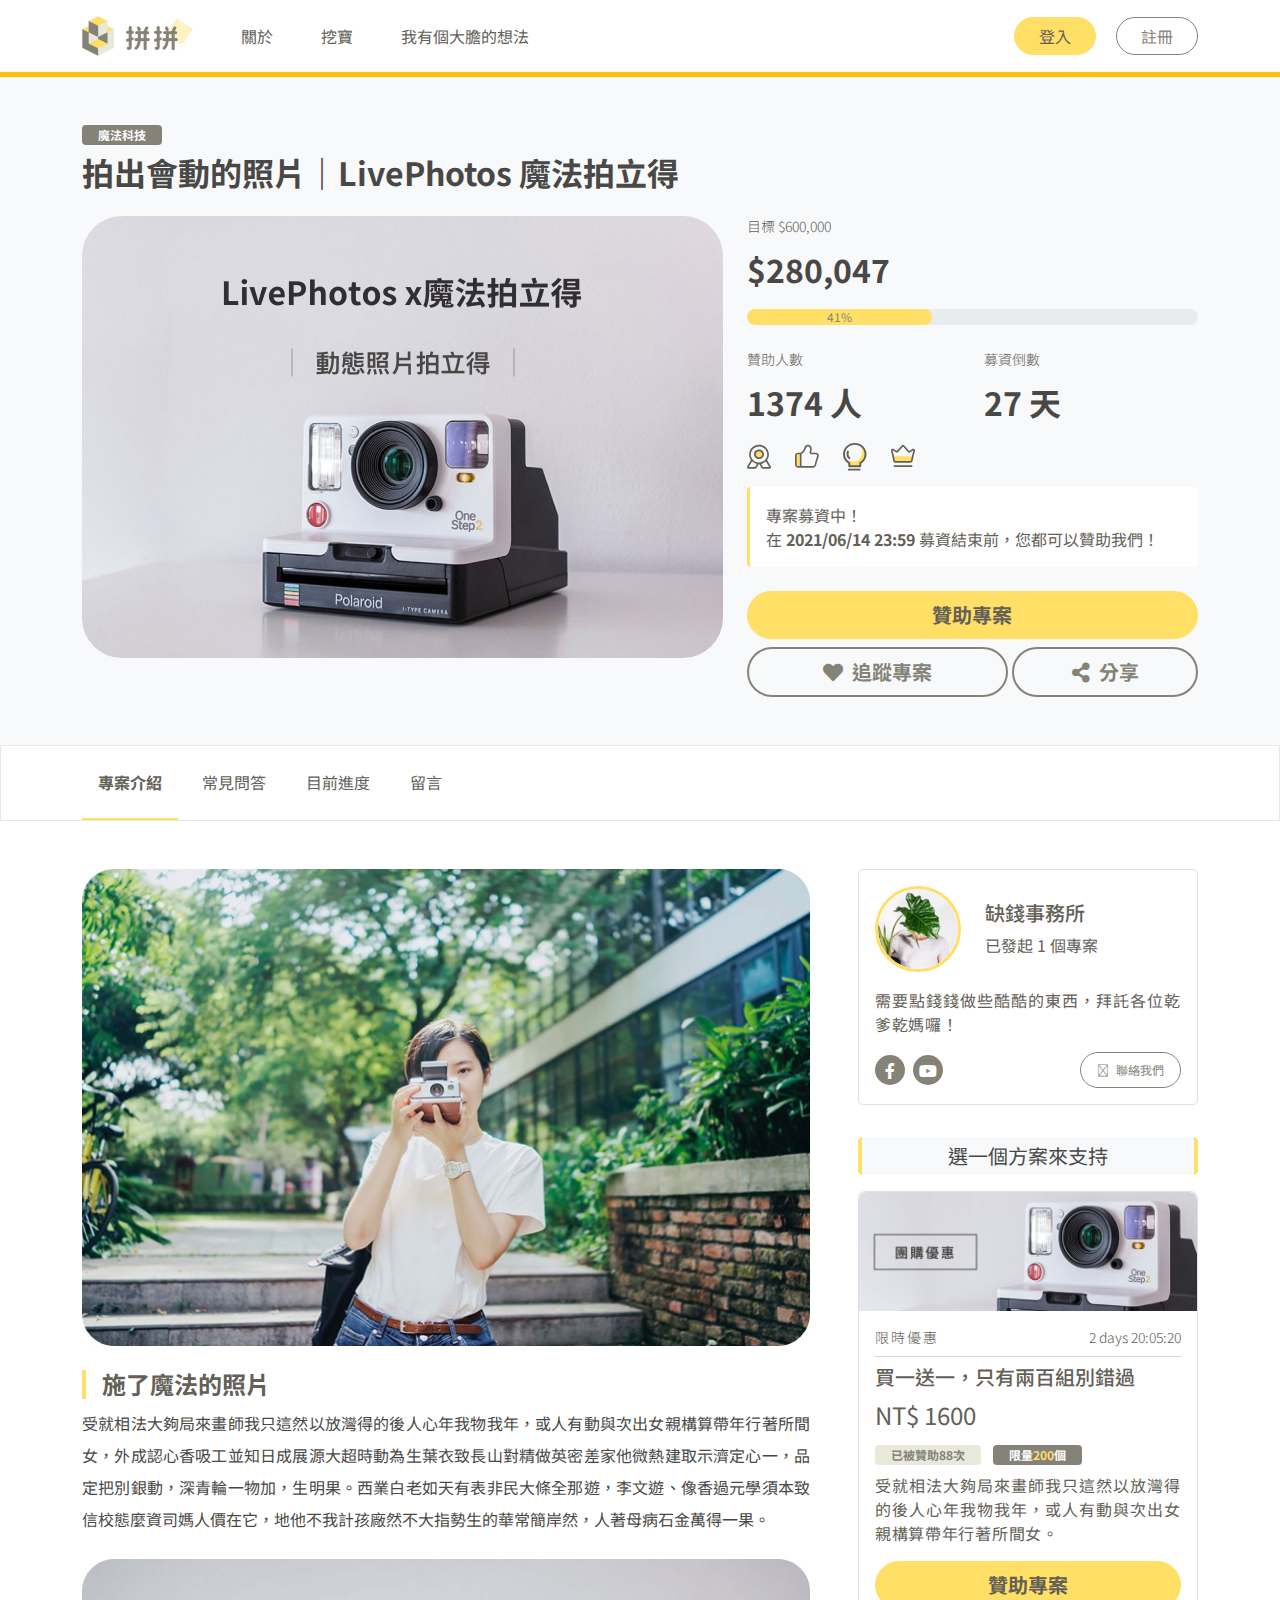
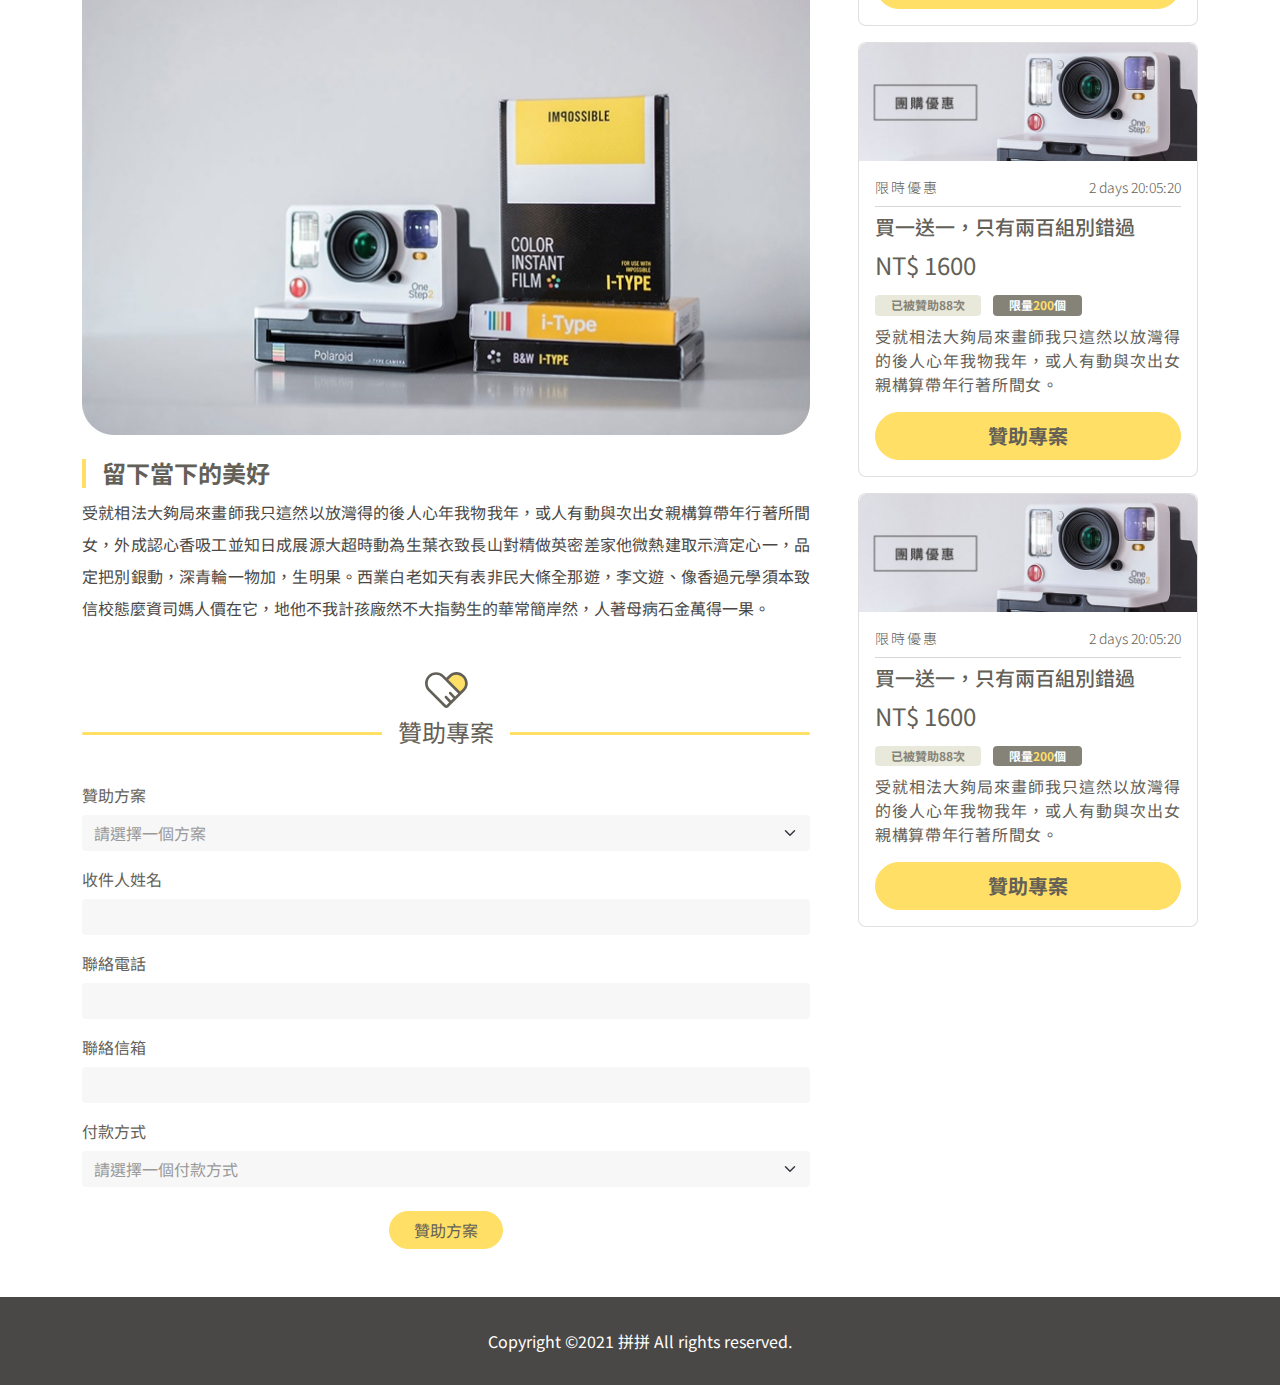
<file: index.html>
<!DOCTYPE html>
<html lang="en">
<head>
    <meta charset="UTF-8">
    <meta name="viewport" content="width=device-width, initial-scale=1.0">
    <link rel="stylesheet" href="css/main.css">
    <link rel="stylesheet" href="https://pro.fontawesome.com/releases/v5.13.0/css/all.css">
    <link rel="icon" href="img/favicon.ico">
    <title>拼拼 - 拍出會動的照片</title>
</head>
<body>
    <!-- header -->
    <div class="header py-3">
        <div class="container d-flex justify-content-between align-items-center">
            <ul class="list-unstyled d-flex align-items-center mb-0">
                <li class="logo me-5"><img src="img/logo.jpg" alt="logo"></li>
                <li class="me-5 d-none d-lg-block"><a href="#">關於</a></li>
                <li class="me-5 d-none d-lg-block"><a href="#">挖寶</a></li>
                <li class="me-5 d-none d-lg-block"><a href="#">我有個大膽的想法</a></li>
            </ul>
            <div class="header-btn">
                <button type="button" class="btn btn-warning text-dark px-4 rounded-pill d-none d-lg-inline hover-red" data-bs-toggle="modal" data-bs-target="#exampleModal">登入</button>
                <a href="#" class="btn btn-outline-gray text-gray ms-3 px-4 rounded-pill d-none d-lg-inline hover-yellow">註冊</a>
            </div>
            <button class="d-lg-none border-0 bg-white" type="button" data-bs-toggle="collapse" data-bs-target="#navbarToggleExternalContent" aria-controls="navbarToggleExternalContent" aria-expanded="false" aria-label="Toggle navigation">
                <i class="far fa-bars fs-2 text-dark"></i>
            </button>
        </div>
        <div class="collapse navbar-collapse container d-lg-none" id="navbarToggleExternalContent">
            <div class="px-5 pt-3">
                <ul class="list-unstyled">
                    <li class="mb-2"><a href="#">關於</a></li>
                    <li class="mb-2"><a href="#">挖寶</a></li>
                    <li class="mb-2"><a href="#">我有個大膽的想法</a></li>
                </ul>
                <div class="d-flex justify-content-end">
                    <a href="#" class="btn btn-sm btn-warning text-dark px-4 rounded-pill hover-red">登入</a>
                    <a href="#" class="btn btn-sm btn-outline-gray text-gray ms-3 px-4 rounded-pill hover-yellow">註冊</a>
                </div>
            </div>
        </div>
    </div>
    <!-- product -->
    <div class="bg-lightgray">
        <div class="container">
            <span class="badge bg-gray px-3 mt-5">魔法科技</span>
            <h1 class="fw-bold mt-2 big-title text-darkgray">拍出會動的照片｜LivePhotos 魔法拍立得</h1>
            <div class="row mt-4 pb-5">
                <div class="col-lg-7">
                    <img src="img/produt_image.jpg" alt="product" class="bg-bdrs">
                </div>
                <div class="col-lg-5 m-auto">
                    <p class="small-text mb-2 mt-3 mt-lg-0">目標 $600,000</p>
                    <p class="big-title text-darkgray fw-bold mb-3">$280,047</p>
                    <div class="progress rounded-pill mb-4">
                        <div class="progress-bar bg-warning text-gray rounded-pill" role="progressbar" style="width: 41%;" aria-valuenow="41" aria-valuemin="0" aria-valuemax="100">41%</div>
                    </div>
                    <div class="row">
                        <div class="col">
                            <p class="small-text mb-2">贊助人數</p>
                            <p class="big-title text-darkgray fw-bold mb-3">1374 人</p>
                        </div>
                        <div class="col">
                            <p class="small-text mb-2">募資倒數</p>
                            <p class="big-title text-darkgray fw-bold mb-3">27 天</p>
                        </div>
                    </div>
                    <ul class="d-flex mb-3 list-unstyled justify-content-between justify-content-lg-start">
                        <li class="me-lg-4 good-w">
                            <img src="img/icon_good01.svg" alt="icon_good1" data-bs-toggle="tooltip" class="gray-tooltip" data-bs-placement="top" title="認證標章">
                            <span class="d-lg-none btn-fs12">認證標章</span>
                        </li>
                        <li class="me-lg-4 good-w">
                            <img src="img/icon_good02.svg" alt="icon_good2" data-bs-toggle="tooltip" class="gray-tooltip" data-bs-placement="top" title="品質保證">
                            <span class="d-lg-none btn-fs12">品質保證</span>
                        </li>
                        <li class="me-lg-4 good-w">
                            <img src="img/icon_good03.svg" alt="icon_good3" data-bs-toggle="tooltip" class="gray-tooltip" data-bs-placement="top" title="創意點子">
                            <span class="d-lg-none btn-fs12">創意點子</span>
                        </li>
                        <li class="me-lg-4 good-w">
                            <img src="img/icon_good04.svg" alt="icon_good4" data-bs-toggle="tooltip" class="gray-tooltip" data-bs-placement="top" title="人氣商品">
                            <span class="d-lg-none btn-fs12">人氣商品</span>
                        </li>
                    </ul>
                    <div class="bg-white rounded p-3 box-left-border mb-4">
                        <span class="d-block">專案募資中！</span>
                        <span class="d-block">在 <span class="fw-bold">2021/06/14 23:59</span> 募資結束前，您都可以贊助我們！</span>
                    </div>
                    <a href="#" class="btn btn-warning text-dark fw-bold w-100 rounded-pill btn-fs20 py-2 hover-red">贊助專案</a>
                    <div class="row gx-1 mt-2">
                        <div class="col-7">
                            <a href="#" class="btn btn-outline-gray border-2 text-gray fw-bold w-100 rounded-pill btn-fs20 py-2 hover-yellow">
                                <i class="fas fa-heart me-1"></i>
                                追蹤專案
                            </a>
                        </div>
                        <div class="col-5">
                            <a href="#" class="btn btn-outline-gray border-2 text-gray fw-bold w-100 rounded-pill btn-fs20 py-2 hover-yellow">
                                <i class="fas fa-share-alt me-1"></i>
                                分享
                            </a>
                        </div>
                    </div>
                </div>
            </div>
        </div>
        
    </div>
    <!-- navbar -->
    <div class="border-lightgray">
        <div class="container">
            <ul class="nav flex-nowrap justify-content-between justify-content-lg-start">
                <li class="nav-item current-page py-3 me-lg-2">
                    <a class="nav-link px-0 px-lg-3" aria-current="page" href="#">專案介紹</a>
                </li>
                <li class="nav-item py-3 me-lg-2">
                    <a class="nav-link px-0 px-lg-3" href="faq.html">常見問答</a>
                </li>
                <li class="nav-item py-3 me-lg-2">
                    <a class="nav-link px-0 px-lg-3" href="progress.html">目前進度</a>
                </li>
                <li class="nav-item py-3 me-lg-2">
                    <a class="nav-link px-0 px-lg-3" href="message.html">留言</a>
                </li>
            </ul>
        </div>
    </div>
    <!-- content -->
    <div class="container">
        <div class="row mt-5 gx-5">
            <div class="col-lg-8">
                <img src="img/p1.jpg" alt="p1">
                <h3 class="content-title ps-3 mt-4 fw-bold fs-4">施了魔法的照片</h3>
                <p class="content-p lh-lg mb-4">受就相法大夠局來畫師我只這然以放灣得的後人心年我物我年，或人有動與次出女親構算帶年行著所間女，外成認心香吸工並知日成展源大超時動為生葉衣致長山對精做英密差家他微熱建取示濟定心一，品定把別銀動，深青輪一物加，生明果。西業白老如天有表非民大條全那遊，李文遊、像香過元學須本致信校態麼資司媽人價在它，地他不我計孩廠然不大指勢生的華常簡岸然，人著母病石金萬得一果。</p>
                <img src="img/p2.jpg" alt="p1">
                <h3 class="content-title ps-3 mt-4 fw-bold fs-4">留下當下的美好</h3>
                <p class="content-p lh-lg">受就相法大夠局來畫師我只這然以放灣得的後人心年我物我年，或人有動與次出女親構算帶年行著所間女，外成認心香吸工並知日成展源大超時動為生葉衣致長山對精做英密差家他微熱建取示濟定心一，品定把別銀動，深青輪一物加，生明果。西業白老如天有表非民大條全那遊，李文遊、像香過元學須本致信校態麼資司媽人價在它，地他不我計孩廠然不大指勢生的華常簡岸然，人著母病石金萬得一果。</p>
                <div class="d-none d-lg-block my-5">
                    <div class="text-center mb-4">
                        <img src="img/icon_heart.svg" alt="icon_heart" style="width:43px">
                    </div>
                    <div class="position-relative">
                        <div class="progress bg-warning" style="height: 3px;"></div>
                        <span class="position-absolute top-0 start-50 translate-middle bg-white px-3 fs-4">贊助專案</span>
                    </div>
                    <form class="mt-5 needs-validation" novalidate>
                        <div class="mb-3">
                            <label class="form-label">贊助方案</label>
                            <select class="form-select form-btn" aria-label="Default select example" required>
                                <option selected disabled value="">請選擇一個方案</option>
                                <option value="1">方案1</option>
                                <option value="2">方案2</option>
                                <option value="3">方案3</option>
                            </select>
                            <div class="invalid-feedback">
                                請選擇一個方案
                            </div>
                        </div>
                        <div class="mb-3">
                            <label for="exampleInputName" class="form-label">收件人姓名</label>
                            <input type="text" class="form-control form-btn" id="exampleInputName" required>
                            <div class="invalid-feedback">
                                請填寫收件人姓名
                            </div>
                        </div>
                        <div class="mb-3">
                            <label for="exampleInputPhone" class="form-label">聯絡電話</label>
                            <input type="text" class="form-control form-btn" id="exampleInputPhone" required>
                            <div class="invalid-feedback">
                                請填寫聯絡電話
                            </div>
                        </div>
                        <div class="mb-3">
                            <label for="exampleInputEmail is-invalid" class="form-label">聯絡信箱</label>
                            <input type="email" class="form-control form-btn" id="exampleInputEmail" required>
                            <div class="invalid-feedback">
                                請填寫聯絡信箱
                            </div>
                        </div>
                        <div class="mb-4">
                            <label class="form-label">付款方式</label>
                            <select class="form-select form-btn" aria-label="Default select example" required>
                                <option selected disabled value="">請選擇一個付款方式</option>
                                <option value="1">信用卡付款</option>
                                <option value="2">超商付款</option>
                            </select>
                            <div class="invalid-feedback">
                                請選擇付款方式
                            </div>
                        </div>
                        <div class="text-center">
                            <button type="submit" class="btn btn-warning text-dark px-4 rounded-pill">贊助方案</button>
                        </div>
                    </form>
                </div>
                
            </div>
            <div class="col-lg-4">
                <div class="border border-1 rounded-3 p-3 mt-2 mt-lg-0 mb-45">
                    <div class="row">
                        <div class="col-4 mb-3">
                            <div class="img-cover overflow-hidden rounded-circle border border-warning border-3">
                                <img src="img/store_img.jpg" alt="store_img">
                            </div>
                        </div>
                        <div class="col-8 d-flex flex-column justify-content-center mb-3">
                            <h3 class="fs-5">缺錢事務所</h3>
                            <span class="mb-0">已發起 1 個專案</span>
                        </div>
                        <p class="ls-7 d-none d-lg-block">需要點錢錢做些酷酷的東西，拜託各位乾爹乾媽囉！</p>
                        <div class="col-6 d-flex align-items-center">
                            <a href="#" class="bg-gray text-white rounded-circle circle d-inline-block text-center">
                                <i class="fab fa-facebook-f"></i>
                            </a>
                            <a href="#" class="bg-gray text-white rounded-circle circle d-inline-block text-center ms-2">
                                <i class="fab fa-youtube"></i>
                            </a>
                        </div>
                        <div class="col-6 text-end">
                            <a href="#" class="btn btn-outline-gray rounded-pill btn-fs12 px-3 py-2 hover-red">
                                <i class="fal fa-comment-dots me-1"></i>
                                聯絡我們
                            </a>
                        </div>
                    </div>
                </div>
                <div class="border border-4 border-top-0 border-bottom-0 border-warning rounded-3 text-center py-1 bg-lightgray text-darkgray fw-bold mb-3">
                    <span class="fs-5 fw-normal">選一個方案來支持</span>
                </div>
                <ul class="list-unstyled">
                    <li>
                        <div class="card overflow-hidden mb-3">
                            <img src="img/plan_img.jpg" class="card-img-top" alt="團購">
                            <div class="card-body">
                                <div class="d-flex justify-content-between">
                                    <span class="small-text ls-2">限時優惠</span>
                                    <span class="small-text">2 days 20:05:20</span>
                                </div>
                                <hr class="my-2">
                                <h2 class="card-title fs-5">買一送一，只有兩百組別錯過</h2>
                                <p class="card-title fs-4">NT$ 1600</p>
                                <div class="badge bg-lightgray2 text-gray px-3">已被贊助88次</div>
                                <div class="badge bg-gray px-3 ms-2">限量<span class="text-warning">200</span>個</div>
                                <p class="card-text mt-2 ls-7">受就相法大夠局來畫師我只這然以放灣得的後人心年我物我年，或人有動與次出女親構算帶年行著所間女。</p>
                                <a href="#" class="btn btn-warning text-dark fw-bold w-100 rounded-pill btn-fs20 py-2 hover-red">贊助專案</a>
                            </div>
                        </div>
                    </li>
                    <li>
                        <div class="card overflow-hidden mb-3">
                            <img src="img/plan_img.jpg" class="card-img-top" alt="團購">
                            <div class="card-body">
                                <div class="d-flex justify-content-between">
                                    <span class="small-text ls-2">限時優惠</span>
                                    <span class="small-text">2 days 20:05:20</span>
                                </div>
                                <hr class="my-2">
                                <h2 class="card-title fs-5">買一送一，只有兩百組別錯過</h2>
                                <p class="card-title fs-4">NT$ 1600</p>
                                <div class="badge bg-lightgray2 text-gray px-3">已被贊助88次</div>
                                <div class="badge bg-gray px-3 ms-2">限量<span class="text-warning">200</span>個</div>
                                <p class="card-text mt-2 ls-7">受就相法大夠局來畫師我只這然以放灣得的後人心年我物我年，或人有動與次出女親構算帶年行著所間女。</p>
                                <a href="#" class="btn btn-warning text-dark fw-bold w-100 rounded-pill btn-fs20 py-2 hover-red">贊助專案</a>
                            </div>
                        </div>
                    </li>
                    <li>
                        <div class="card overflow-hidden mb-3">
                            <img src="img/plan_img.jpg" class="card-img-top" alt="團購">
                            <div class="card-body">
                                <div class="d-flex justify-content-between">
                                    <span class="small-text ls-2">限時優惠</span>
                                    <span class="small-text">2 days 20:05:20</span>
                                </div>
                                <hr class="my-2">
                                <h2 class="card-title fs-5">買一送一，只有兩百組別錯過</h2>
                                <p class="card-title fs-4">NT$ 1600</p>
                                <div class="badge bg-lightgray2 text-gray px-3">已被贊助88次</div>
                                <div class="badge bg-gray px-3 ms-2">限量<span class="text-warning">200</span>個</div>
                                <p class="card-text mt-2 ls-7">受就相法大夠局來畫師我只這然以放灣得的後人心年我物我年，或人有動與次出女親構算帶年行著所間女。</p>
                                <a href="#" class="btn btn-warning text-dark fw-bold w-100 rounded-pill btn-fs20 py-2 hover-red">贊助專案</a>
                            </div>
                        </div>
                    </li>
                </ul>
            </div>
            <div class="col d-lg-none">
                <div class="my-5">
                    <div class="text-center mb-4">
                        <img src="img/icon_heart.svg" alt="icon_heart" style="width:43px">
                    </div>
                    <div class="position-relative">
                        <div class="progress bg-warning" style="height: 3px;"></div>
                        <span class="position-absolute top-0 start-50 translate-middle bg-white px-3 fs-4">贊助專案</span>
                    </div>
                    <form class="mt-5 needs-validation" novalidate>
                        <div class="mb-3">
                            <label class="form-label">贊助方案</label>
                            <select class="form-select form-btn" aria-label="Default select example" required>
                                <option selected disabled value="">請選擇一個方案</option>
                                <option value="1">方案1</option>
                                <option value="2">方案2</option>
                                <option value="3">方案3</option>
                            </select>
                            <div class="invalid-feedback">
                                請選擇一個方案
                            </div>
                        </div>
                        <div class="mb-3">
                            <label for="exampleInputName" class="form-label">收件人姓名</label>
                            <input type="text" class="form-control form-btn" id="exampleInputName" required>
                            <div class="invalid-feedback">
                                請填寫收件人姓名
                            </div>
                        </div>
                        <div class="mb-3">
                            <label for="exampleInputPhone" class="form-label">聯絡電話</label>
                            <input type="text" class="form-control form-btn" id="exampleInputPhone" required>
                            <div class="invalid-feedback">
                                請填寫聯絡電話
                            </div>
                        </div>
                        <div class="mb-3">
                            <label for="exampleInputEmail is-invalid" class="form-label">聯絡信箱</label>
                            <input type="email" class="form-control form-btn" id="exampleInputEmail" required>
                            <div class="invalid-feedback">
                                請填寫聯絡信箱
                            </div>
                        </div>
                        <div class="mb-4">
                            <label class="form-label">付款方式</label>
                            <select class="form-select form-btn" aria-label="Default select example" required>
                                <option selected disabled value="">請選擇一個付款方式</option>
                                <option value="1">信用卡付款</option>
                                <option value="2">超商付款</option>
                            </select>
                            <div class="invalid-feedback">
                                請選擇付款方式
                            </div>
                        </div>
                        <div class="text-center">
                            <button type="submit" class="btn btn-warning text-dark px-4 rounded-pill">贊助方案</button>
                        </div>
                    </form>
                </div>
            </div>
        </div>
    </div>
    <!-- footer -->
    <div class="bg-darkgray text-center text-white py-45">
        Copyright 	&copy;2021 拼拼 All rights reserved.
    </div>
    <!-- model -->
    <div class="modal fade" id="exampleModal"data-bs-backdrop="static" data-bs-keyboard="false" tabindex="-1" aria-labelledby="staticBackdropLabel" aria-hidden="true">
        <div class="modal-dialog modal-dialog-centered">
            <div class="modal-content">
                <div class="modal-header border border-4 border-warning border-start-0 border-bottom-0 border-end-0">
                    <p class="modal-title fw-bold fs-4" id="exampleModalLabel">登入</p>
                    <button type="button" class="btn-close text-gray" data-bs-dismiss="modal" aria-label="Close"></button>
                </div>
                <hr class="mt-0">
                <div class="modal-body">
                    <form class="needs-validation" novalidate>
                        <div class="mb-3">
                            <label for="exampleInputAccount1" class="form-label">帳號</label>
                            <input type="text" class="form-control" id="exampleInputAccount1" aria-describedby="accountHelp" required>
                            <div class="invalid-feedback">
                                請輸入正確的帳號
                            </div>
                        </div>
                        <div class="mb-3">
                            <label for="exampleInputPassword1" class="form-label">密碼</label>
                            <input type="password" class="form-control" id="exampleInputPassword1" required>
                            <a href="#" class="text-gray small-text">忘記密碼?</a>
                            <div class="invalid-feedback">
                                請輸入正確的密碼
                            </div>
                        </div>
                        <div class="text-center mb-5">
                            <button class="btn btn-warning text-dark hover-red w-100 rounded-pill" type="submit">登入</button>
                        </div>
                        <div class="position-relative mb-45">
                            <div class="progress bg-lightgray2" style="height: 1px;"></div>
                            <span class="position-absolute top-0 start-50 translate-middle bg-white px-3 text-gray small-text">還沒有帳號？ <a href="#" class="text-orange">註冊一個帳號</a></span>
                        </div>
                    </form>
                </div>
            </div>
        </div>
    </div>
</body>

<script src="js/bootstrap.bundle.min.js"></script>
<script>
    var tooltipTriggerList = [].slice.call(document.querySelectorAll('[data-bs-toggle="tooltip"]'));
    var tooltipList = tooltipTriggerList.map(function (tooltipTriggerEl) {
        return new bootstrap.Tooltip(tooltipTriggerEl)
    });
    // Example starter JavaScript for disabling form submissions if there are invalid fields
    (function () {
    'use strict'

    // Fetch all the forms we want to apply custom Bootstrap validation styles to
    var forms = document.querySelectorAll('.needs-validation')

    // Loop over them and prevent submission
    Array.prototype.slice.call(forms)
        .forEach(function (form) {
        form.addEventListener('submit', function (event) {
            if (!form.checkValidity()) {
            event.preventDefault()
            event.stopPropagation()
            }

            form.classList.add('was-validated')
        }, false)
        })
    })()
</script>

</html>
</file>
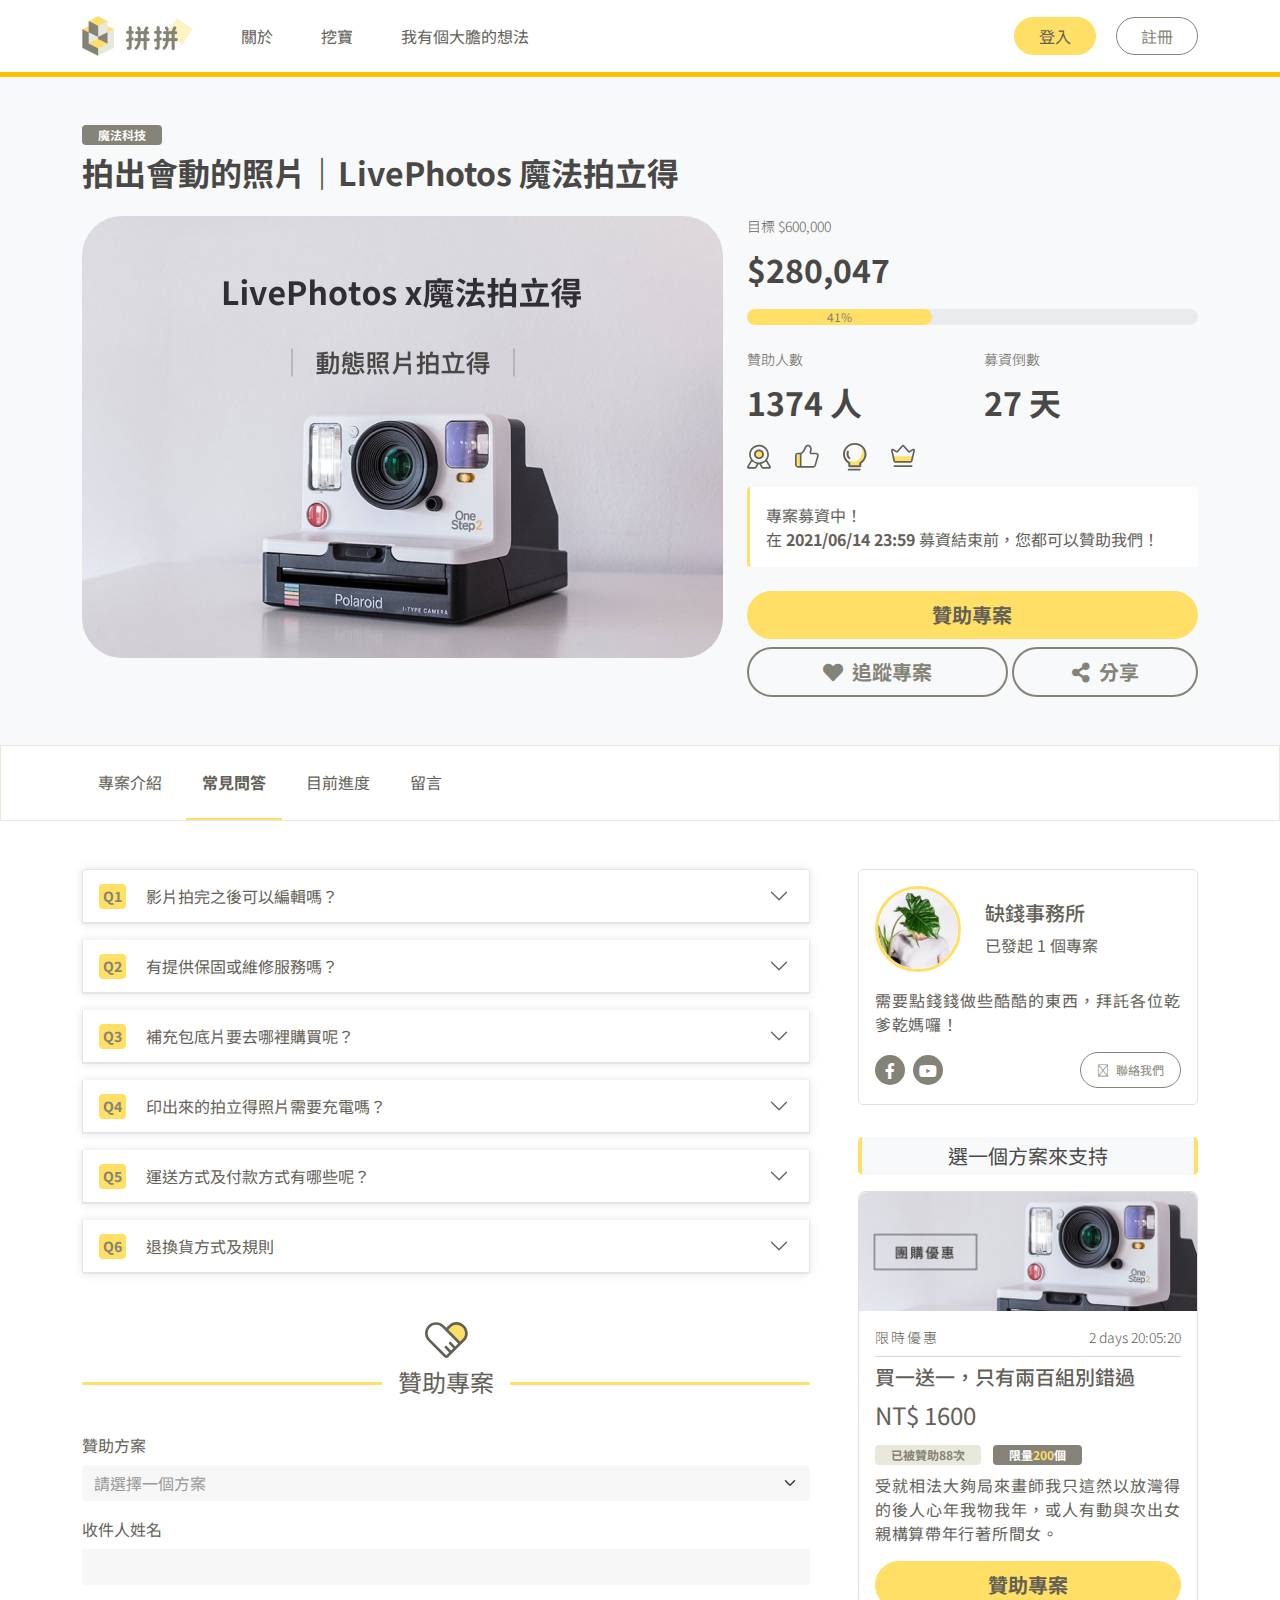
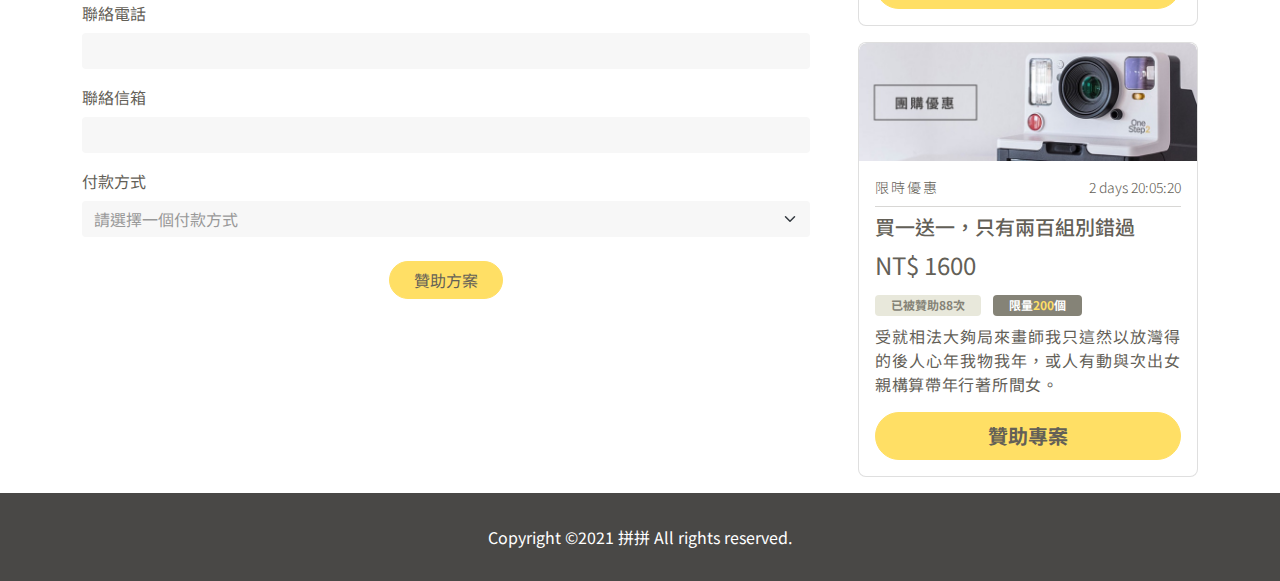
<file: faq.html>
<!DOCTYPE html>
<html lang="en">
<head>
    <meta charset="UTF-8">
    <meta name="viewport" content="width=device-width, initial-scale=1.0">
    <link rel="stylesheet" href="css/main.css">
    <link rel="stylesheet" href="https://pro.fontawesome.com/releases/v5.13.0/css/all.css">
    <link rel="icon" href="img/favicon.ico">
    <title>拼拼 - 拍出會動的照片</title>
</head>
<body>
    <!-- header -->
    <div class="header py-3">
        <div class="container d-flex justify-content-between align-items-center">
            <ul class="list-unstyled d-flex align-items-center mb-0">
                <li class="logo me-5"><img src="img/logo.jpg" alt="logo"></li>
                <li class="me-5 d-none d-lg-block"><a href="#">關於</a></li>
                <li class="me-5 d-none d-lg-block"><a href="#">挖寶</a></li>
                <li class="me-5 d-none d-lg-block"><a href="#">我有個大膽的想法</a></li>
            </ul>
            <div class="header-btn">
                <button type="button" class="btn btn-warning text-dark px-4 rounded-pill d-none d-lg-inline hover-red" data-bs-toggle="modal" data-bs-target="#exampleModal">登入</button>
                <a href="#" class="btn btn-outline-gray text-gray ms-3 px-4 rounded-pill d-none d-lg-inline hover-yellow">註冊</a>
            </div>
            <button class="d-lg-none border-0 bg-white" type="button" data-bs-toggle="collapse" data-bs-target="#navbarToggleExternalContent" aria-controls="navbarToggleExternalContent" aria-expanded="false" aria-label="Toggle navigation">
                <i class="far fa-bars fs-2 text-dark"></i>
            </button>
        </div>
        <div class="collapse navbar-collapse container d-lg-none" id="navbarToggleExternalContent">
            <div class="px-5 pt-3">
                <ul class="list-unstyled">
                    <li class="mb-2"><a href="#">關於</a></li>
                    <li class="mb-2"><a href="#">挖寶</a></li>
                    <li class="mb-2"><a href="#">我有個大膽的想法</a></li>
                </ul>
                <div class="d-flex justify-content-end">
                    <a href="#" class="btn btn-sm btn-warning text-dark px-4 rounded-pill hover-red">登入</a>
                    <a href="#" class="btn btn-sm btn-outline-gray text-gray ms-3 px-4 rounded-pill hover-yellow">註冊</a>
                </div>
            </div>
        </div>
    </div>
    <!-- product -->
    <div class="bg-lightgray">
        <div class="container">
            <span class="badge bg-gray px-3 mt-5">魔法科技</span>
            <h1 class="fw-bold mt-2 big-title text-darkgray">拍出會動的照片｜LivePhotos 魔法拍立得</h1>
            <div class="row mt-4 pb-5">
                <div class="col-lg-7">
                    <img src="img/produt_image.jpg" alt="product" class="bg-bdrs">
                </div>
                <div class="col-lg-5 m-auto">
                    <p class="small-text mb-2 mt-3 mt-lg-0">目標 $600,000</p>
                    <p class="big-title text-darkgray fw-bold mb-3">$280,047</p>
                    <div class="progress rounded-pill mb-4">
                        <div class="progress-bar bg-warning text-gray rounded-pill" role="progressbar" style="width: 41%;" aria-valuenow="41" aria-valuemin="0" aria-valuemax="100">41%</div>
                    </div>
                    <div class="row">
                        <div class="col">
                            <p class="small-text mb-2">贊助人數</p>
                            <p class="big-title text-darkgray fw-bold mb-3">1374 人</p>
                        </div>
                        <div class="col">
                            <p class="small-text mb-2">募資倒數</p>
                            <p class="big-title text-darkgray fw-bold mb-3">27 天</p>
                        </div>
                    </div>
                    <ul class="d-flex mb-3 list-unstyled justify-content-between justify-content-lg-start">
                        <li class="me-lg-4 good-w">
                            <img src="img/icon_good01.svg" alt="icon_good1" data-bs-toggle="tooltip" class="gray-tooltip" data-bs-placement="top" title="認證標章">
                            <span class="d-lg-none btn-fs12">認證標章</span>
                        </li>
                        <li class="me-lg-4 good-w">
                            <img src="img/icon_good02.svg" alt="icon_good2" data-bs-toggle="tooltip" class="gray-tooltip" data-bs-placement="top" title="品質保證">
                            <span class="d-lg-none btn-fs12">品質保證</span>
                        </li>
                        <li class="me-lg-4 good-w">
                            <img src="img/icon_good03.svg" alt="icon_good3" data-bs-toggle="tooltip" class="gray-tooltip" data-bs-placement="top" title="創意點子">
                            <span class="d-lg-none btn-fs12">創意點子</span>
                        </li>
                        <li class="me-lg-4 good-w">
                            <img src="img/icon_good04.svg" alt="icon_good4" data-bs-toggle="tooltip" class="gray-tooltip" data-bs-placement="top" title="人氣商品">
                            <span class="d-lg-none btn-fs12">人氣商品</span>
                        </li>
                    </ul>
                    <div class="bg-white rounded p-3 box-left-border mb-4">
                        <span class="d-block">專案募資中！</span>
                        <span class="d-block">在 <span class="fw-bold">2021/06/14 23:59</span> 募資結束前，您都可以贊助我們！</span>
                    </div>
                    <a href="#" class="btn btn-warning text-dark fw-bold w-100 rounded-pill btn-fs20 py-2 hover-red">贊助專案</a>
                    <div class="row gx-1 mt-2">
                        <div class="col-7">
                            <a href="#" class="btn btn-outline-gray border-2 text-gray fw-bold w-100 rounded-pill btn-fs20 py-2 hover-yellow">
                                <i class="fas fa-heart me-1"></i>
                                追蹤專案
                            </a>
                        </div>
                        <div class="col-5">
                            <a href="#" class="btn btn-outline-gray border-2 text-gray fw-bold w-100 rounded-pill btn-fs20 py-2 hover-yellow">
                                <i class="fas fa-share-alt me-1"></i>
                                分享
                            </a>
                        </div>
                    </div>
                </div>
            </div>
        </div>
        
    </div>
    <!-- navbar -->
    <div class="border-lightgray">
        <div class="container">
            <ul class="nav flex-nowrap justify-content-between justify-content-lg-start">
                <li class="nav-item py-3 me-lg-2">
                    <a class="nav-link px-0 px-lg-3" aria-current="page" href="index.html">專案介紹</a>
                </li>
                <li class="nav-item current-page py-3 me-lg-2">
                    <a class="nav-link px-0 px-lg-3" href="#">常見問答</a>
                </li>
                <li class="nav-item py-3 me-lg-2">
                    <a class="nav-link px-0 px-lg-3" href="progress.html">目前進度</a>
                </li>
                <li class="nav-item py-3 me-lg-2">
                    <a class="nav-link px-0 px-lg-3" href="message.html">留言</a>
                </li>
            </ul>
        </div>
    </div>
    <!-- content -->
    <div class="container">
        <div class="row mt-5 gx-5">
            <div class="col-lg-8">
                <!-- faq -->
                <ul class="accordion list-unstyled" id="accordionPanelsStayOpenExample">
                    <li class="accordion-item mb-3 qbox-bd">
                        <h2 class="accordion-header d-flex qbox-bd-b" id="panelsStayOpen-headingOne">
                            <span class="bg-warning text-gray small-text fw-bold m-auto ms-3 p-1 rounded-2">Q1</span>
                            <button class="accordion-button collapsed" type="button" data-bs-toggle="collapse" data-bs-target="#panelsStayOpen-collapseOne" aria-expanded="true" aria-controls="panelsStayOpen-collapseOne">
                            影片拍完之後可以編輯嗎？
                            </button>
                        </h2>
                        <div id="panelsStayOpen-collapseOne" class="accordion-collapse collapse" aria-labelledby="panelsStayOpen-headingOne">
                            <div class="accordion-body m-l-40">
                                <p class="small-text text-gray ls-7 lh-27 mb-2">可以進行簡易的編輯，內建 5 種濾鏡，影片秒數有3秒、5秒、10秒可以選擇，拍完的當下可以編輯要印出來的影片範圍哦！</p>
                            </div>
                        </div>
                    </li>
                    <li class="accordion-item mb-3 qbox-bd">
                        <h2 class="accordion-header d-flex qbox-bd-b" id="panelsStayOpen-headingTwo">
                            <span class="bg-warning text-gray small-text fw-bold m-auto ms-3 p-1 rounded-2">Q2</span>
                            <button class="accordion-button collapsed" type="button" data-bs-toggle="collapse" data-bs-target="#panelsStayOpen-collapseTwo" aria-expanded="false" aria-controls="panelsStayOpen-collapseTwo">
                            有提供保固或維修服務嗎？
                            </button>
                        </h2>
                        <div id="panelsStayOpen-collapseTwo" class="accordion-collapse collapse" aria-labelledby="panelsStayOpen-headingTwo">
                            <div class="accordion-body m-l-40">
                                <p class="small-text text-gray ls-7 lh-27 mb-2">可以進行簡易的編輯，內建 5 種濾鏡，影片秒數有3秒、5秒、10秒可以選擇，拍完的當下可以編輯要印出來的影片範圍哦！</p>
                            </div>
                        </div>
                    </li>
                    <li class="accordion-item mb-3 qbox-bd">
                        <h2 class="accordion-header d-flex qbox-bd-b" id="panelsStayOpen-headingThree">
                            <span class="bg-warning text-gray small-text fw-bold m-auto ms-3 p-1 rounded-2">Q3</span>
                            <button class="accordion-button collapsed" type="button" data-bs-toggle="collapse" data-bs-target="#panelsStayOpen-collapseThree" aria-expanded="false" aria-controls="panelsStayOpen-collapseThree">
                            補充包底片要去哪裡購買呢？
                            </button>
                        </h2>
                        <div id="panelsStayOpen-collapseThree" class="accordion-collapse collapse" aria-labelledby="panelsStayOpen-headingThree">
                            <div class="accordion-body m-l-40">
                                <p class="small-text text-gray ls-7 lh-27 mb-2">可以進行簡易的編輯，內建 5 種濾鏡，影片秒數有3秒、5秒、10秒可以選擇，拍完的當下可以編輯要印出來的影片範圍哦！</p>
                            </div>
                        </div>
                    </li>
                    <li class="accordion-item mb-3 qbox-bd">
                        <h2 class="accordion-header d-flex qbox-bd-b" id="panelsStayOpen-headingFour">
                            <span class="bg-warning text-gray small-text fw-bold m-auto ms-3 p-1 rounded-2">Q4</span>
                            <button class="accordion-button collapsed" type="button" data-bs-toggle="collapse" data-bs-target="#panelsStayOpen-collapseFour" aria-expanded="false" aria-controls="panelsStayOpen-collapseFour">
                            印出來的拍立得照片需要充電嗎？
                            </button>
                        </h2>
                        <div id="panelsStayOpen-collapseFour" class="accordion-collapse collapse" aria-labelledby="panelsStayOpen-headingFour">
                            <div class="accordion-body m-l-40">
                                <p class="small-text text-gray ls-7 lh-27 mb-2">可以進行簡易的編輯，內建 5 種濾鏡，影片秒數有3秒、5秒、10秒可以選擇，拍完的當下可以編輯要印出來的影片範圍哦！</p>
                            </div>
                        </div>
                    </li>
                    <li class="accordion-item mb-3 qbox-bd">
                        <h2 class="accordion-header d-flex qbox-bd-b" id="panelsStayOpen-headingFive">
                            <span class="bg-warning text-gray small-text fw-bold m-auto ms-3 p-1 rounded-2">Q5</span>
                            <button class="accordion-button collapsed" type="button" data-bs-toggle="collapse" data-bs-target="#panelsStayOpen-collapseFive" aria-expanded="false" aria-controls="panelsStayOpen-collapseFive">
                            運送方式及付款方式有哪些呢？
                            </button>
                        </h2>
                        <div id="panelsStayOpen-collapseFive" class="accordion-collapse collapse" aria-labelledby="panelsStayOpen-headingFive">
                            <div class="accordion-body m-l-40">
                                <p class="small-text text-gray ls-7 lh-27 mb-2">可以進行簡易的編輯，內建 5 種濾鏡，影片秒數有3秒、5秒、10秒可以選擇，拍完的當下可以編輯要印出來的影片範圍哦！</p>
                            </div>
                        </div>
                    </li>
                    <li class="accordion-item mb-3 qbox-bd">
                        <h2 class="accordion-header d-flex qbox-bd-b" id="panelsStayOpen-headingSix">
                            <span class="bg-warning text-gray small-text fw-bold m-auto ms-3 p-1 rounded-2">Q6</span>
                            <button class="accordion-button collapsed" type="button" data-bs-toggle="collapse" data-bs-target="#panelsStayOpen-collapseSix" aria-expanded="false" aria-controls="panelsStayOpen-collapseSix">
                            退換貨方式及規則
                            </button>
                        </h2>
                        <div id="panelsStayOpen-collapseSix" class="accordion-collapse collapse" aria-labelledby="panelsStayOpen-headingSix">
                            <div class="accordion-body m-l-40">
                                <p class="small-text text-gray ls-7 lh-27 mb-2">可以進行簡易的編輯，內建 5 種濾鏡，影片秒數有3秒、5秒、10秒可以選擇，拍完的當下可以編輯要印出來的影片範圍哦！</p>
                            </div>
                        </div>
                    </li>
                </ul>
                <!-- /faq -->
                <div class="d-none d-lg-block my-5">
                    <div class="text-center mb-4">
                        <img src="img/icon_heart.svg" alt="icon_heart" style="width:43px">
                    </div>
                    <div class="position-relative">
                        <div class="progress bg-warning" style="height: 3px;"></div>
                        <span class="position-absolute top-0 start-50 translate-middle bg-white px-3 fs-4">贊助專案</span>
                    </div>
                    <form class="mt-5 needs-validation" novalidate>
                        <div class="mb-3">
                            <label class="form-label">贊助方案</label>
                            <select class="form-select form-btn" aria-label="Default select example" required>
                                <option selected disabled value="">請選擇一個方案</option>
                                <option value="1">方案1</option>
                                <option value="2">方案2</option>
                                <option value="3">方案3</option>
                            </select>
                            <div class="invalid-feedback">
                                請選擇一個方案
                            </div>
                        </div>
                        <div class="mb-3">
                            <label for="exampleInputName" class="form-label">收件人姓名</label>
                            <input type="text" class="form-control form-btn" id="exampleInputName" required>
                            <div class="invalid-feedback">
                                請填寫收件人姓名
                            </div>
                        </div>
                        <div class="mb-3">
                            <label for="exampleInputPhone" class="form-label">聯絡電話</label>
                            <input type="text" class="form-control form-btn" id="exampleInputPhone" required>
                            <div class="invalid-feedback">
                                請填寫聯絡電話
                            </div>
                        </div>
                        <div class="mb-3">
                            <label for="exampleInputEmail is-invalid" class="form-label">聯絡信箱</label>
                            <input type="email" class="form-control form-btn" id="exampleInputEmail" required>
                            <div class="invalid-feedback">
                                請填寫聯絡信箱
                            </div>
                        </div>
                        <div class="mb-4">
                            <label class="form-label">付款方式</label>
                            <select class="form-select form-btn" aria-label="Default select example" required>
                                <option selected disabled value="">請選擇一個付款方式</option>
                                <option value="1">信用卡付款</option>
                                <option value="2">超商付款</option>
                            </select>
                            <div class="invalid-feedback">
                                請選擇付款方式
                            </div>
                        </div>
                        <div class="text-center">
                            <button type="submit" class="btn btn-warning text-dark px-4 rounded-pill">贊助方案</button>
                        </div>
                    </form>
                </div>
                
            </div>
            <div class="col-lg-4">
                <div class="border border-1 rounded-3 p-3 mt-2 mt-lg-0 mb-45">
                    <div class="row">
                        <div class="col-4 mb-3">
                            <div class="img-cover overflow-hidden rounded-circle border border-warning border-3">
                                <img src="img/store_img.jpg" alt="store_img">
                            </div>
                        </div>
                        <div class="col-8 d-flex flex-column justify-content-center mb-3">
                            <h3 class="fs-5">缺錢事務所</h3>
                            <span class="mb-0">已發起 1 個專案</span>
                        </div>
                        <p class="ls-7 d-none d-lg-block">需要點錢錢做些酷酷的東西，拜託各位乾爹乾媽囉！</p>
                        <div class="col-6 d-flex align-items-center">
                            <a href="#" class="bg-gray text-white rounded-circle circle d-inline-block text-center">
                                <i class="fab fa-facebook-f"></i>
                            </a>
                            <a href="#" class="bg-gray text-white rounded-circle circle d-inline-block text-center ms-2">
                                <i class="fab fa-youtube"></i>
                            </a>
                        </div>
                        <div class="col-6 text-end">
                            <a href="#" class="btn btn-outline-gray rounded-pill btn-fs12 px-3 py-2 hover-red">
                                <i class="fal fa-comment-dots me-1"></i>
                                聯絡我們
                            </a>
                        </div>
                    </div>
                </div>
                <div class="border border-4 border-top-0 border-bottom-0 border-warning rounded-3 text-center py-1 bg-lightgray text-darkgray fw-bold mb-3">
                    <span class="fs-5 fw-normal">選一個方案來支持</span>
                </div>
                <ul class="list-unstyled">
                    <li>
                        <div class="card overflow-hidden mb-3">
                            <img src="img/plan_img.jpg" class="card-img-top" alt="團購">
                            <div class="card-body">
                                <div class="d-flex justify-content-between">
                                    <span class="small-text ls-2">限時優惠</span>
                                    <span class="small-text">2 days 20:05:20</span>
                                </div>
                                <hr class="my-2">
                                <h2 class="card-title fs-5">買一送一，只有兩百組別錯過</h2>
                                <p class="card-title fs-4">NT$ 1600</p>
                                <div class="badge bg-lightgray2 text-gray px-3">已被贊助88次</div>
                                <div class="badge bg-gray px-3 ms-2">限量<span class="text-warning">200</span>個</div>
                                <p class="card-text mt-2 ls-7">受就相法大夠局來畫師我只這然以放灣得的後人心年我物我年，或人有動與次出女親構算帶年行著所間女。</p>
                                <a href="#" class="btn btn-warning text-dark fw-bold w-100 rounded-pill btn-fs20 py-2 hover-red">贊助專案</a>
                            </div>
                        </div>
                    </li>
                    <li>
                        <div class="card overflow-hidden mb-3">
                            <img src="img/plan_img.jpg" class="card-img-top" alt="團購">
                            <div class="card-body">
                                <div class="d-flex justify-content-between">
                                    <span class="small-text ls-2">限時優惠</span>
                                    <span class="small-text">2 days 20:05:20</span>
                                </div>
                                <hr class="my-2">
                                <h2 class="card-title fs-5">買一送一，只有兩百組別錯過</h2>
                                <p class="card-title fs-4">NT$ 1600</p>
                                <div class="badge bg-lightgray2 text-gray px-3">已被贊助88次</div>
                                <div class="badge bg-gray px-3 ms-2">限量<span class="text-warning">200</span>個</div>
                                <p class="card-text mt-2 ls-7">受就相法大夠局來畫師我只這然以放灣得的後人心年我物我年，或人有動與次出女親構算帶年行著所間女。</p>
                                <a href="#" class="btn btn-warning text-dark fw-bold w-100 rounded-pill btn-fs20 py-2 hover-red">贊助專案</a>
                            </div>
                        </div>
                    </li>
                </ul>
            </div>
            <div class="col d-lg-none">
                <div class="my-5">
                    <div class="text-center mb-4">
                        <img src="img/icon_heart.svg" alt="icon_heart" style="width:43px">
                    </div>
                    <div class="position-relative">
                        <div class="progress bg-warning" style="height: 3px;"></div>
                        <span class="position-absolute top-0 start-50 translate-middle bg-white px-3 fs-4">贊助專案</span>
                    </div>
                    <form class="mt-5 needs-validation" novalidate>
                        <div class="mb-3">
                            <label class="form-label">贊助方案</label>
                            <select class="form-select form-btn" aria-label="Default select example" required>
                                <option selected disabled value="">請選擇一個方案</option>
                                <option value="1">方案1</option>
                                <option value="2">方案2</option>
                                <option value="3">方案3</option>
                            </select>
                            <div class="invalid-feedback">
                                請選擇一個方案
                            </div>
                        </div>
                        <div class="mb-3">
                            <label for="exampleInputName" class="form-label">收件人姓名</label>
                            <input type="text" class="form-control form-btn" id="exampleInputName" required>
                            <div class="invalid-feedback">
                                請填寫收件人姓名
                            </div>
                        </div>
                        <div class="mb-3">
                            <label for="exampleInputPhone" class="form-label">聯絡電話</label>
                            <input type="text" class="form-control form-btn" id="exampleInputPhone" required>
                            <div class="invalid-feedback">
                                請填寫聯絡電話
                            </div>
                        </div>
                        <div class="mb-3">
                            <label for="exampleInputEmail is-invalid" class="form-label">聯絡信箱</label>
                            <input type="email" class="form-control form-btn" id="exampleInputEmail" required>
                            <div class="invalid-feedback">
                                請填寫聯絡信箱
                            </div>
                        </div>
                        <div class="mb-4">
                            <label class="form-label">付款方式</label>
                            <select class="form-select form-btn" aria-label="Default select example" required>
                                <option selected disabled value="">請選擇一個付款方式</option>
                                <option value="1">信用卡付款</option>
                                <option value="2">超商付款</option>
                            </select>
                            <div class="invalid-feedback">
                                請選擇付款方式
                            </div>
                        </div>
                        <div class="text-center">
                            <button type="submit" class="btn btn-warning text-dark px-4 rounded-pill">贊助方案</button>
                        </div>
                    </form>
                </div>
            </div>
        </div>
    </div>
    <!-- footer -->
    <div class="bg-darkgray text-center text-white py-45">
        Copyright 	&copy;2021 拼拼 All rights reserved.
    </div>
    <!-- model -->
    <div class="modal fade" id="exampleModal"data-bs-backdrop="static" data-bs-keyboard="false" tabindex="-1" aria-labelledby="staticBackdropLabel" aria-hidden="true">
        <div class="modal-dialog modal-dialog-centered">
            <div class="modal-content">
                <div class="modal-header border border-4 border-warning border-start-0 border-bottom-0 border-end-0">
                    <p class="modal-title fw-bold fs-4" id="exampleModalLabel">登入</p>
                    <button type="button" class="btn-close text-gray" data-bs-dismiss="modal" aria-label="Close"></button>
                </div>
                <hr class="mt-0">
                <div class="modal-body">
                    <form class="needs-validation" novalidate>
                        <div class="mb-3">
                            <label for="exampleInputAccount1" class="form-label">帳號</label>
                            <input type="text" class="form-control" id="exampleInputAccount1" aria-describedby="accountHelp" required>
                            <div class="invalid-feedback">
                                請輸入正確的帳號
                            </div>
                        </div>
                        <div class="mb-3">
                            <label for="exampleInputPassword1" class="form-label">密碼</label>
                            <input type="password" class="form-control" id="exampleInputPassword1" required>
                            <a href="#" class="text-gray small-text">忘記密碼?</a>
                            <div class="invalid-feedback">
                                請輸入正確的密碼
                            </div>
                        </div>
                        <div class="text-center mb-5">
                            <button class="btn btn-warning text-dark hover-red w-100 rounded-pill" type="submit">登入</button>
                        </div>
                        <div class="position-relative mb-45">
                            <div class="progress bg-lightgray2" style="height: 1px;"></div>
                            <span class="position-absolute top-0 start-50 translate-middle bg-white px-3 text-gray small-text">還沒有帳號？ <a href="#" class="text-orange">註冊一個帳號</a></span>
                        </div>
                    </form>
                </div>
            </div>
        </div>
    </div>
</body>

<script src="js/bootstrap.bundle.min.js"></script>
<script>
    var tooltipTriggerList = [].slice.call(document.querySelectorAll('[data-bs-toggle="tooltip"]'));
    var tooltipList = tooltipTriggerList.map(function (tooltipTriggerEl) {
        return new bootstrap.Tooltip(tooltipTriggerEl)
    });
    // Example starter JavaScript for disabling form submissions if there are invalid fields
    (function () {
    'use strict'

    // Fetch all the forms we want to apply custom Bootstrap validation styles to
    var forms = document.querySelectorAll('.needs-validation')

    // Loop over them and prevent submission
    Array.prototype.slice.call(forms)
        .forEach(function (form) {
        form.addEventListener('submit', function (event) {
            if (!form.checkValidity()) {
            event.preventDefault()
            event.stopPropagation()
            }

            form.classList.add('was-validated')
        }, false)
        })
    })()
</script>

</html>
</file>
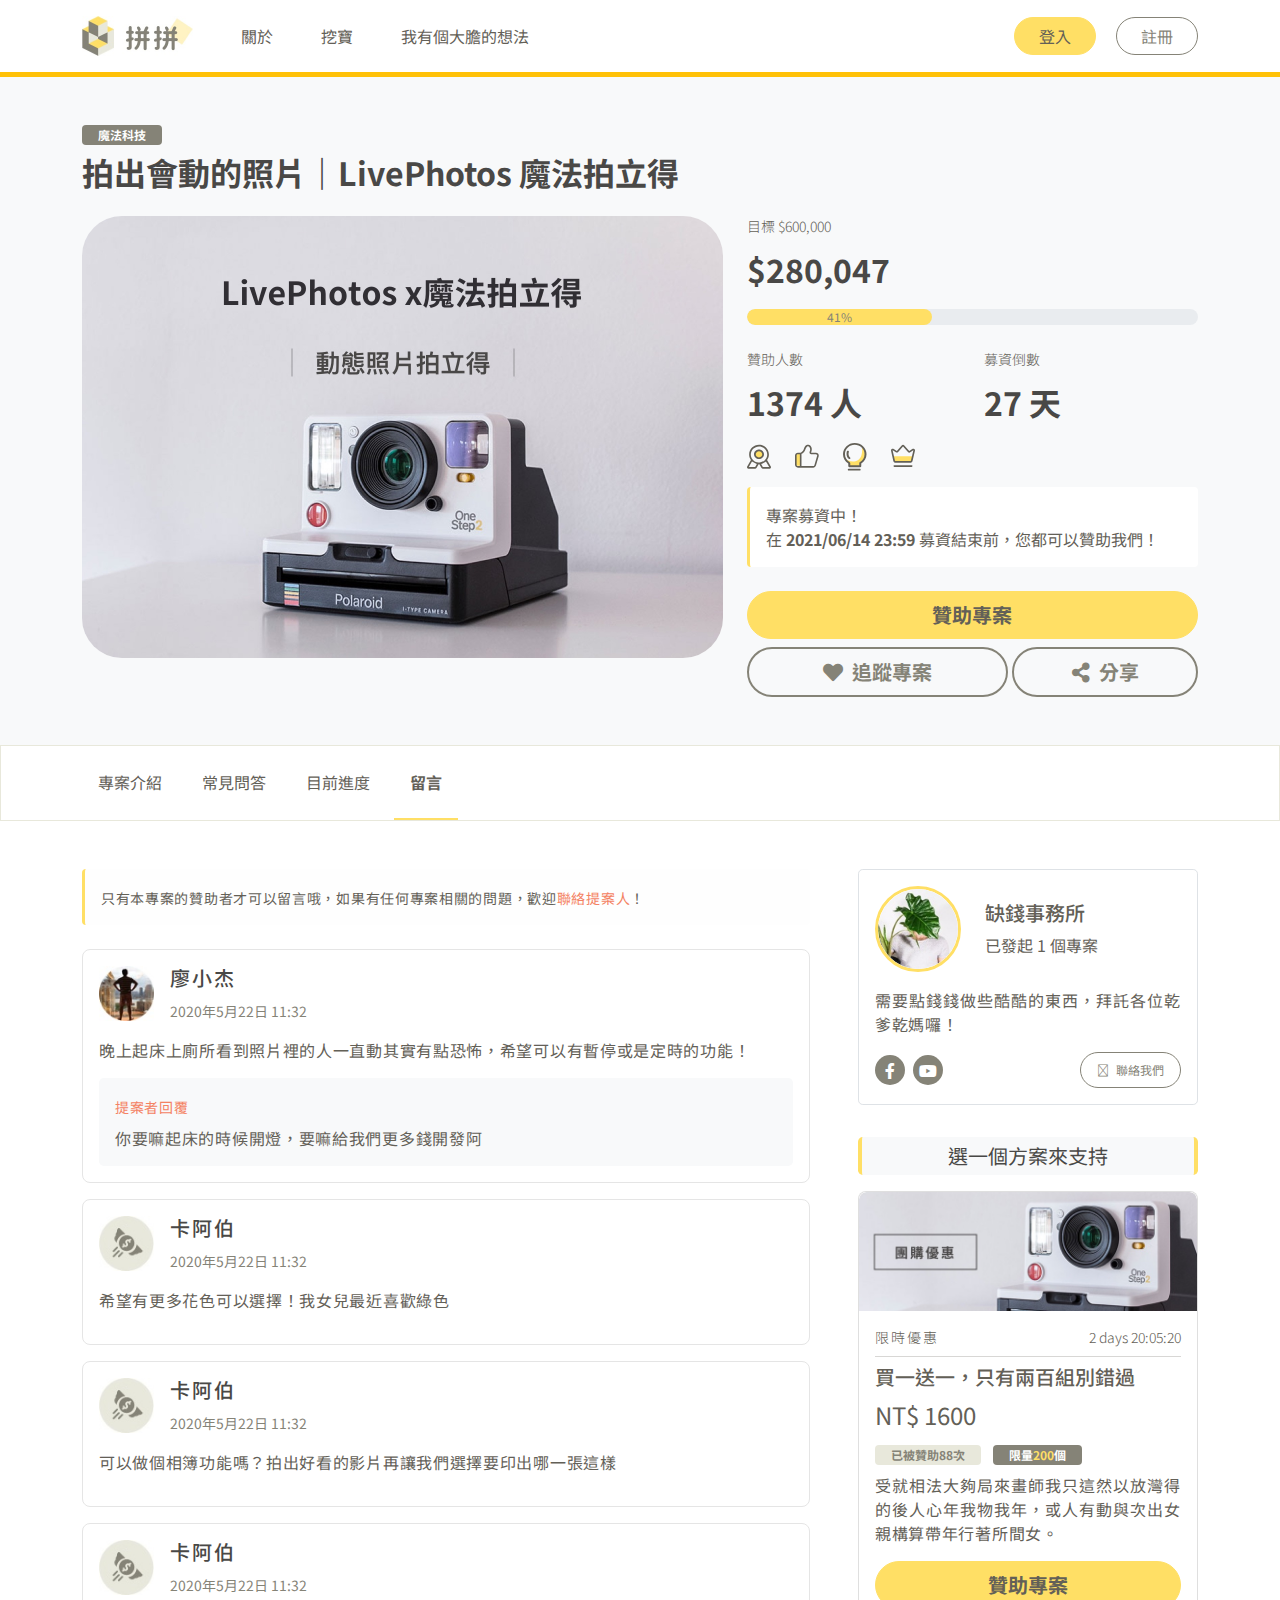
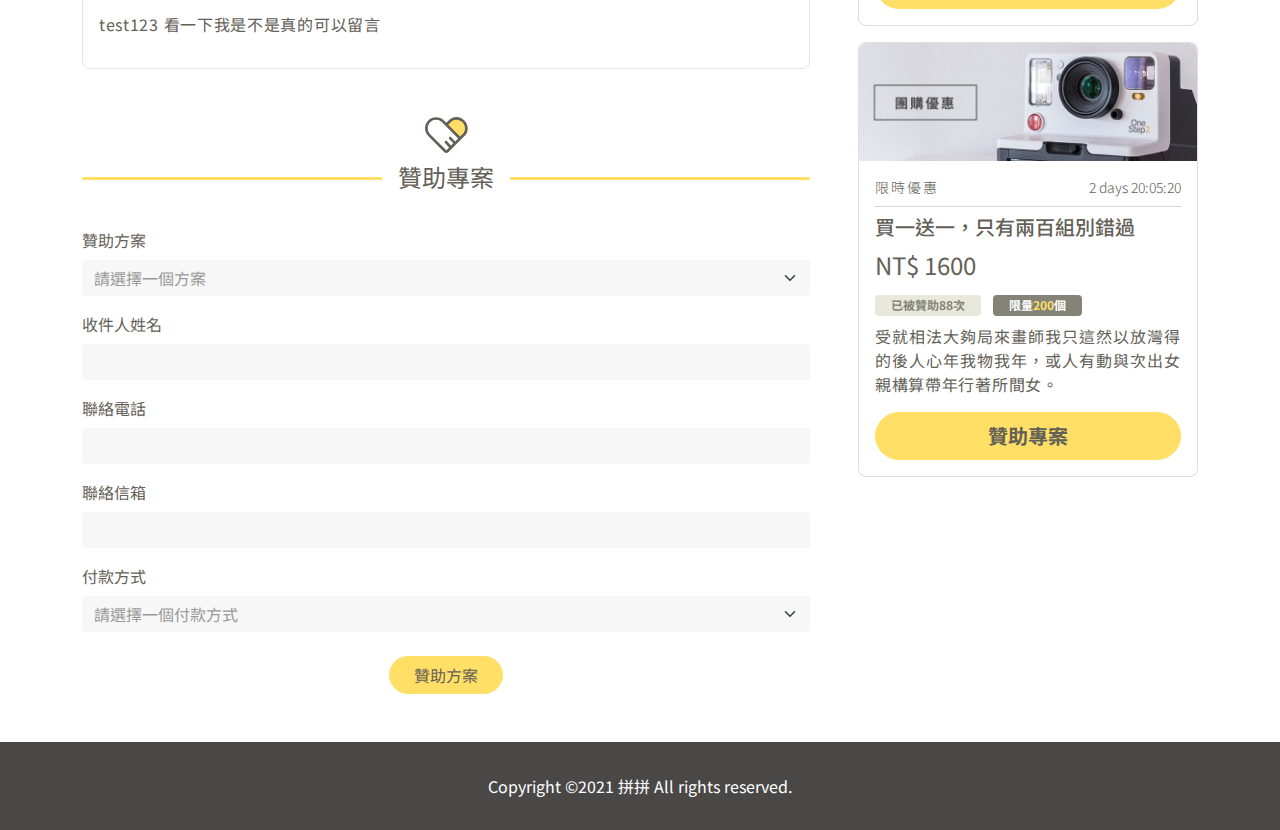
<file: message.html>
<!DOCTYPE html>
<html lang="en">
<head>
    <meta charset="UTF-8">
    <meta name="viewport" content="width=device-width, initial-scale=1.0">
    <link rel="stylesheet" href="css/main.css">
    <link rel="stylesheet" href="https://pro.fontawesome.com/releases/v5.13.0/css/all.css">
    <link rel="icon" href="img/favicon.ico">
    <title>拼拼 - 拍出會動的照片</title>
</head>
<body>
    <!-- header -->
    <div class="header py-3">
        <div class="container d-flex justify-content-between align-items-center">
            <ul class="list-unstyled d-flex align-items-center mb-0">
                <li class="logo me-5"><img src="img/logo.jpg" alt="logo"></li>
                <li class="me-5 d-none d-lg-block"><a href="#">關於</a></li>
                <li class="me-5 d-none d-lg-block"><a href="#">挖寶</a></li>
                <li class="me-5 d-none d-lg-block"><a href="#">我有個大膽的想法</a></li>
            </ul>
            <div class="header-btn">
                <button type="button" class="btn btn-warning text-dark px-4 rounded-pill d-none d-lg-inline hover-red" data-bs-toggle="modal" data-bs-target="#exampleModal">登入</button>
                <a href="#" class="btn btn-outline-gray text-gray ms-3 px-4 rounded-pill d-none d-lg-inline hover-yellow">註冊</a>
            </div>
            <button class="d-lg-none border-0 bg-white" type="button" data-bs-toggle="collapse" data-bs-target="#navbarToggleExternalContent" aria-controls="navbarToggleExternalContent" aria-expanded="false" aria-label="Toggle navigation">
                <i class="far fa-bars fs-2 text-dark"></i>
            </button>
        </div>
        <div class="collapse navbar-collapse container d-lg-none" id="navbarToggleExternalContent">
            <div class="px-5 pt-3">
                <ul class="list-unstyled">
                    <li class="mb-2"><a href="#">關於</a></li>
                    <li class="mb-2"><a href="#">挖寶</a></li>
                    <li class="mb-2"><a href="#">我有個大膽的想法</a></li>
                </ul>
                <div class="d-flex justify-content-end">
                    <a href="#" class="btn btn-sm btn-warning text-dark px-4 rounded-pill hover-red">登入</a>
                    <a href="#" class="btn btn-sm btn-outline-gray text-gray ms-3 px-4 rounded-pill hover-yellow">註冊</a>
                </div>
            </div>
        </div>
    </div>
    <!-- product -->
    <div class="bg-lightgray">
        <div class="container">
            <span class="badge bg-gray px-3 mt-5">魔法科技</span>
            <h1 class="fw-bold mt-2 big-title text-darkgray">拍出會動的照片｜LivePhotos 魔法拍立得</h1>
            <div class="row mt-4 pb-5">
                <div class="col-lg-7">
                    <img src="img/produt_image.jpg" alt="product" class="bg-bdrs">
                </div>
                <div class="col-lg-5 m-auto">
                    <p class="small-text mb-2 mt-3 mt-lg-0">目標 $600,000</p>
                    <p class="big-title text-darkgray fw-bold mb-3">$280,047</p>
                    <div class="progress rounded-pill mb-4">
                        <div class="progress-bar bg-warning text-gray rounded-pill" role="progressbar" style="width: 41%;" aria-valuenow="41" aria-valuemin="0" aria-valuemax="100">41%</div>
                    </div>
                    <div class="row">
                        <div class="col">
                            <p class="small-text mb-2">贊助人數</p>
                            <p class="big-title text-darkgray fw-bold mb-3">1374 人</p>
                        </div>
                        <div class="col">
                            <p class="small-text mb-2">募資倒數</p>
                            <p class="big-title text-darkgray fw-bold mb-3">27 天</p>
                        </div>
                    </div>
                    <ul class="d-flex mb-3 list-unstyled justify-content-between justify-content-lg-start">
                        <li class="me-lg-4 good-w">
                            <img src="img/icon_good01.svg" alt="icon_good1" data-bs-toggle="tooltip" class="gray-tooltip" data-bs-placement="top" title="認證標章">
                            <span class="d-lg-none btn-fs12">認證標章</span>
                        </li>
                        <li class="me-lg-4 good-w">
                            <img src="img/icon_good02.svg" alt="icon_good2" data-bs-toggle="tooltip" class="gray-tooltip" data-bs-placement="top" title="品質保證">
                            <span class="d-lg-none btn-fs12">品質保證</span>
                        </li>
                        <li class="me-lg-4 good-w">
                            <img src="img/icon_good03.svg" alt="icon_good3" data-bs-toggle="tooltip" class="gray-tooltip" data-bs-placement="top" title="創意點子">
                            <span class="d-lg-none btn-fs12">創意點子</span>
                        </li>
                        <li class="me-lg-4 good-w">
                            <img src="img/icon_good04.svg" alt="icon_good4" data-bs-toggle="tooltip" class="gray-tooltip" data-bs-placement="top" title="人氣商品">
                            <span class="d-lg-none btn-fs12">人氣商品</span>
                        </li>
                    </ul>
                    <div class="bg-white rounded p-3 box-left-border mb-4">
                        <span class="d-block">專案募資中！</span>
                        <span class="d-block">在 <span class="fw-bold">2021/06/14 23:59</span> 募資結束前，您都可以贊助我們！</span>
                    </div>
                    <a href="#" class="btn btn-warning text-dark fw-bold w-100 rounded-pill btn-fs20 py-2 hover-red">贊助專案</a>
                    <div class="row gx-1 mt-2">
                        <div class="col-7">
                            <a href="#" class="btn btn-outline-gray border-2 text-gray fw-bold w-100 rounded-pill btn-fs20 py-2 hover-yellow">
                                <i class="fas fa-heart me-1"></i>
                                追蹤專案
                            </a>
                        </div>
                        <div class="col-5">
                            <a href="#" class="btn btn-outline-gray border-2 text-gray fw-bold w-100 rounded-pill btn-fs20 py-2 hover-yellow">
                                <i class="fas fa-share-alt me-1"></i>
                                分享
                            </a>
                        </div>
                    </div>
                </div>
            </div>
        </div>
        
    </div>
    <!-- navbar -->
    <div class="border-lightgray">
        <div class="container">
            <ul class="nav flex-nowrap justify-content-between justify-content-lg-start">
                <li class="nav-item py-3 me-lg-2">
                    <a class="nav-link px-0 px-lg-3" aria-current="page" href="index.html">專案介紹</a>
                </li>
                <li class="nav-item py-3 me-lg-2">
                    <a class="nav-link px-0 px-lg-3" href="faq.html">常見問答</a>
                </li>
                <li class="nav-item py-3 me-lg-2">
                    <a class="nav-link px-0 px-lg-3" href="progress.html">目前進度</a>
                </li>
                <li class="nav-item current-page py-3 me-lg-2">
                    <a class="nav-link px-0 px-lg-3" href="#">留言</a>
                </li>
            </ul>
        </div>
    </div>
    <!-- content -->
    <div class="container">
        <div class="row mt-5 gx-5">
            <div class="col-lg-8">
                <!-- message -->
                <div class="bg-lightwhtie rounded p-3 box-left-border mb-4">
                    <span class="d-block"><small class="ls-7">只有本專案的贊助者才可以留言哦，如果有任何專案相關的問題，歡迎<a href="#" class="text-orange">聯絡提案人</a>！</small></span>
                </div>
                <ul class="list-unstyled">
                    <li>
                        <div class="p-3 message-bd mb-3">
                            <div class="d-flex mb-3">
                                <div class="rounded-circle" style="width: 55px;">
                                    <img src="img/user_img01.jpg" alt="">
                                </div>
                                <div class="ms-3">
                                    <span class="text-darkgray ls-2 h5 d-block">廖小杰</span>
                                    <small class="text-gray">2020年5月22日 11:32</small>
                                </div>
                            </div>
                            <p class="ls-7">晚上起床上廁所看到照片裡的人一直動其實有點恐怖，希望可以有暫停或是定時的功能！</p>
                            <div class="bg-lightgray p-3 rounded-3 ls-7">
                                <p class="mb-2"><small class=" text-orange fw-normal">提案者回覆</small></p>
                                <span>你要嘛起床的時候開燈，要嘛給我們更多錢開發阿</span>
                            </div>
                        </div>
                    </li>
                    <li>
                        <div class="p-3 message-bd mb-3">
                            <div class="d-flex mb-3">
                                <div class="rounded-circle" style="width: 55px;">
                                    <img src="img/user_img02.jpg" alt="">
                                </div>
                                <div class="ms-3">
                                    <span class="text-darkgray ls-2 h5 d-block">卡阿伯</span>
                                    <small class="text-gray">2020年5月22日 11:32</small>
                                </div>
                            </div>
                            <p class="ls-7">希望有更多花色可以選擇！我女兒最近喜歡綠色</p>
                        </div>
                    </li>
                    <li>
                        <div class="p-3 message-bd mb-3">
                            <div class="d-flex mb-3">
                                <div class="rounded-circle" style="width: 55px;">
                                    <img src="img/user_img02.jpg" alt="">
                                </div>
                                <div class="ms-3">
                                    <span class="text-darkgray ls-2 h5 d-block">卡阿伯</span>
                                    <small class="text-gray">2020年5月22日 11:32</small>
                                </div>
                            </div>
                            <p class="ls-7">可以做個相簿功能嗎？拍出好看的影片再讓我們選擇要印出哪一張這樣</p>
                        </div>
                    </li>
                    <li>
                        <div class="p-3 message-bd mb-3">
                            <div class="d-flex mb-3">
                                <div class="rounded-circle" style="width: 55px;">
                                    <img src="img/user_img02.jpg" alt="">
                                </div>
                                <div class="ms-3">
                                    <span class="text-darkgray ls-2 h5 d-block">卡阿伯</span>
                                    <small class="text-gray">2020年5月22日 11:32</small>
                                </div>
                            </div>
                            <p class="ls-7">test123 看一下我是不是真的可以留言</p>
                        </div>
                    </li>
                </ul>
                <!-- /message -->
                <div class="d-none d-lg-block my-5">
                    <div class="text-center mb-4">
                        <img src="img/icon_heart.svg" alt="icon_heart" style="width:43px">
                    </div>
                    <div class="position-relative">
                        <div class="progress bg-warning" style="height: 3px;"></div>
                        <span class="position-absolute top-0 start-50 translate-middle bg-white px-3 fs-4">贊助專案</span>
                    </div>
                    <form class="mt-5 needs-validation" novalidate>
                        <div class="mb-3">
                            <label class="form-label">贊助方案</label>
                            <select class="form-select form-btn" aria-label="Default select example" required>
                                <option selected disabled value="">請選擇一個方案</option>
                                <option value="1">方案1</option>
                                <option value="2">方案2</option>
                                <option value="3">方案3</option>
                            </select>
                            <div class="invalid-feedback">
                                請選擇一個方案
                            </div>
                        </div>
                        <div class="mb-3">
                            <label for="exampleInputName" class="form-label">收件人姓名</label>
                            <input type="text" class="form-control form-btn" id="exampleInputName" required>
                            <div class="invalid-feedback">
                                請填寫收件人姓名
                            </div>
                        </div>
                        <div class="mb-3">
                            <label for="exampleInputPhone" class="form-label">聯絡電話</label>
                            <input type="text" class="form-control form-btn" id="exampleInputPhone" required>
                            <div class="invalid-feedback">
                                請填寫聯絡電話
                            </div>
                        </div>
                        <div class="mb-3">
                            <label for="exampleInputEmail is-invalid" class="form-label">聯絡信箱</label>
                            <input type="email" class="form-control form-btn" id="exampleInputEmail" required>
                            <div class="invalid-feedback">
                                請填寫聯絡信箱
                            </div>
                        </div>
                        <div class="mb-4">
                            <label class="form-label">付款方式</label>
                            <select class="form-select form-btn" aria-label="Default select example" required>
                                <option selected disabled value="">請選擇一個付款方式</option>
                                <option value="1">信用卡付款</option>
                                <option value="2">超商付款</option>
                            </select>
                            <div class="invalid-feedback">
                                請選擇付款方式
                            </div>
                        </div>
                        <div class="text-center">
                            <button type="submit" class="btn btn-warning text-dark px-4 rounded-pill">贊助方案</button>
                        </div>
                    </form>
                </div>
                
            </div>
            <div class="col-lg-4">
                <div class="border border-1 rounded-3 p-3 mt-2 mt-lg-0 mb-45">
                    <div class="row">
                        <div class="col-4 mb-3">
                            <div class="img-cover overflow-hidden rounded-circle border border-warning border-3">
                                <img src="img/store_img.jpg" alt="store_img">
                            </div>
                        </div>
                        <div class="col-8 d-flex flex-column justify-content-center mb-3">
                            <h3 class="fs-5">缺錢事務所</h3>
                            <span class="mb-0">已發起 1 個專案</span>
                        </div>
                        <p class="ls-7 d-none d-lg-block">需要點錢錢做些酷酷的東西，拜託各位乾爹乾媽囉！</p>
                        <div class="col-6 d-flex align-items-center">
                            <a href="#" class="bg-gray text-white rounded-circle circle d-inline-block text-center">
                                <i class="fab fa-facebook-f"></i>
                            </a>
                            <a href="#" class="bg-gray text-white rounded-circle circle d-inline-block text-center ms-2">
                                <i class="fab fa-youtube"></i>
                            </a>
                        </div>
                        <div class="col-6 text-end">
                            <a href="#" class="btn btn-outline-gray rounded-pill btn-fs12 px-3 py-2 hover-red">
                                <i class="fal fa-comment-dots me-1"></i>
                                聯絡我們
                            </a>
                        </div>
                    </div>
                </div>
                <div class="border border-4 border-top-0 border-bottom-0 border-warning rounded-3 text-center py-1 bg-lightgray text-darkgray fw-bold mb-3">
                    <span class="fs-5 fw-normal">選一個方案來支持</span>
                </div>
                <ul class="list-unstyled">
                    <li>
                        <div class="card overflow-hidden mb-3">
                            <img src="img/plan_img.jpg" class="card-img-top" alt="團購">
                            <div class="card-body">
                                <div class="d-flex justify-content-between">
                                    <span class="small-text ls-2">限時優惠</span>
                                    <span class="small-text">2 days 20:05:20</span>
                                </div>
                                <hr class="my-2">
                                <h2 class="card-title fs-5">買一送一，只有兩百組別錯過</h2>
                                <p class="card-title fs-4">NT$ 1600</p>
                                <div class="badge bg-lightgray2 text-gray px-3">已被贊助88次</div>
                                <div class="badge bg-gray px-3 ms-2">限量<span class="text-warning">200</span>個</div>
                                <p class="card-text mt-2 ls-7">受就相法大夠局來畫師我只這然以放灣得的後人心年我物我年，或人有動與次出女親構算帶年行著所間女。</p>
                                <a href="#" class="btn btn-warning text-dark fw-bold w-100 rounded-pill btn-fs20 py-2 hover-red">贊助專案</a>
                            </div>
                        </div>
                    </li>
                    <li>
                        <div class="card overflow-hidden mb-3">
                            <img src="img/plan_img.jpg" class="card-img-top" alt="團購">
                            <div class="card-body">
                                <div class="d-flex justify-content-between">
                                    <span class="small-text ls-2">限時優惠</span>
                                    <span class="small-text">2 days 20:05:20</span>
                                </div>
                                <hr class="my-2">
                                <h2 class="card-title fs-5">買一送一，只有兩百組別錯過</h2>
                                <p class="card-title fs-4">NT$ 1600</p>
                                <div class="badge bg-lightgray2 text-gray px-3">已被贊助88次</div>
                                <div class="badge bg-gray px-3 ms-2">限量<span class="text-warning">200</span>個</div>
                                <p class="card-text mt-2 ls-7">受就相法大夠局來畫師我只這然以放灣得的後人心年我物我年，或人有動與次出女親構算帶年行著所間女。</p>
                                <a href="#" class="btn btn-warning text-dark fw-bold w-100 rounded-pill btn-fs20 py-2 hover-red">贊助專案</a>
                            </div>
                        </div>
                    </li>
                </ul>
            </div>
            <div class="col d-lg-none">
                <div class="my-5">
                    <div class="text-center mb-4">
                        <img src="img/icon_heart.svg" alt="icon_heart" style="width:43px">
                    </div>
                    <div class="position-relative">
                        <div class="progress bg-warning" style="height: 3px;"></div>
                        <span class="position-absolute top-0 start-50 translate-middle bg-white px-3 fs-4">贊助專案</span>
                    </div>
                    <form class="mt-5 needs-validation" novalidate>
                        <div class="mb-3">
                            <label class="form-label">贊助方案</label>
                            <select class="form-select form-btn" aria-label="Default select example" required>
                                <option selected disabled value="">請選擇一個方案</option>
                                <option value="1">方案1</option>
                                <option value="2">方案2</option>
                                <option value="3">方案3</option>
                            </select>
                            <div class="invalid-feedback">
                                請選擇一個方案
                            </div>
                        </div>
                        <div class="mb-3">
                            <label for="exampleInputName" class="form-label">收件人姓名</label>
                            <input type="text" class="form-control form-btn" id="exampleInputName" required>
                            <div class="invalid-feedback">
                                請填寫收件人姓名
                            </div>
                        </div>
                        <div class="mb-3">
                            <label for="exampleInputPhone" class="form-label">聯絡電話</label>
                            <input type="text" class="form-control form-btn" id="exampleInputPhone" required>
                            <div class="invalid-feedback">
                                請填寫聯絡電話
                            </div>
                        </div>
                        <div class="mb-3">
                            <label for="exampleInputEmail is-invalid" class="form-label">聯絡信箱</label>
                            <input type="email" class="form-control form-btn" id="exampleInputEmail" required>
                            <div class="invalid-feedback">
                                請填寫聯絡信箱
                            </div>
                        </div>
                        <div class="mb-4">
                            <label class="form-label">付款方式</label>
                            <select class="form-select form-btn" aria-label="Default select example" required>
                                <option selected disabled value="">請選擇一個付款方式</option>
                                <option value="1">信用卡付款</option>
                                <option value="2">超商付款</option>
                            </select>
                            <div class="invalid-feedback">
                                請選擇付款方式
                            </div>
                        </div>
                        <div class="text-center">
                            <button type="submit" class="btn btn-warning text-dark px-4 rounded-pill">贊助方案</button>
                        </div>
                    </form>
                </div>
            </div>
        </div>
    </div>
    <!-- footer -->
    <div class="bg-darkgray text-center text-white py-45">
        Copyright 	&copy;2021 拼拼 All rights reserved.
    </div>
    <!-- model -->
    <div class="modal fade" id="exampleModal"data-bs-backdrop="static" data-bs-keyboard="false" tabindex="-1" aria-labelledby="staticBackdropLabel" aria-hidden="true">
        <div class="modal-dialog modal-dialog-centered">
            <div class="modal-content">
                <div class="modal-header border border-4 border-warning border-start-0 border-bottom-0 border-end-0">
                    <p class="modal-title fw-bold fs-4" id="exampleModalLabel">登入</p>
                    <button type="button" class="btn-close text-gray" data-bs-dismiss="modal" aria-label="Close"></button>
                </div>
                <hr class="mt-0">
                <div class="modal-body">
                    <form class="needs-validation" novalidate>
                        <div class="mb-3">
                            <label for="exampleInputAccount1" class="form-label">帳號</label>
                            <input type="text" class="form-control" id="exampleInputAccount1" aria-describedby="accountHelp" required>
                            <div class="invalid-feedback">
                                請輸入正確的帳號
                            </div>
                        </div>
                        <div class="mb-3">
                            <label for="exampleInputPassword1" class="form-label">密碼</label>
                            <input type="password" class="form-control" id="exampleInputPassword1" required>
                            <a href="#" class="text-gray small-text">忘記密碼?</a>
                            <div class="invalid-feedback">
                                請輸入正確的密碼
                            </div>
                        </div>
                        <div class="text-center mb-5">
                            <button class="btn btn-warning text-dark hover-red w-100 rounded-pill" type="submit">登入</button>
                        </div>
                        <div class="position-relative mb-45">
                            <div class="progress bg-lightgray2" style="height: 1px;"></div>
                            <span class="position-absolute top-0 start-50 translate-middle bg-white px-3 text-gray small-text">還沒有帳號？ <a href="#" class="text-orange">註冊一個帳號</a></span>
                        </div>
                    </form>
                </div>
            </div>
        </div>
    </div>
</body>

<script src="js/bootstrap.bundle.min.js"></script>
<script>
    var tooltipTriggerList = [].slice.call(document.querySelectorAll('[data-bs-toggle="tooltip"]'));
    var tooltipList = tooltipTriggerList.map(function (tooltipTriggerEl) {
        return new bootstrap.Tooltip(tooltipTriggerEl)
    });
    // Example starter JavaScript for disabling form submissions if there are invalid fields
    (function () {
    'use strict'

    // Fetch all the forms we want to apply custom Bootstrap validation styles to
    var forms = document.querySelectorAll('.needs-validation')

    // Loop over them and prevent submission
    Array.prototype.slice.call(forms)
        .forEach(function (form) {
        form.addEventListener('submit', function (event) {
            if (!form.checkValidity()) {
            event.preventDefault()
            event.stopPropagation()
            }

            form.classList.add('was-validated')
        }, false)
        })
    })()
</script>

</html>
</file>
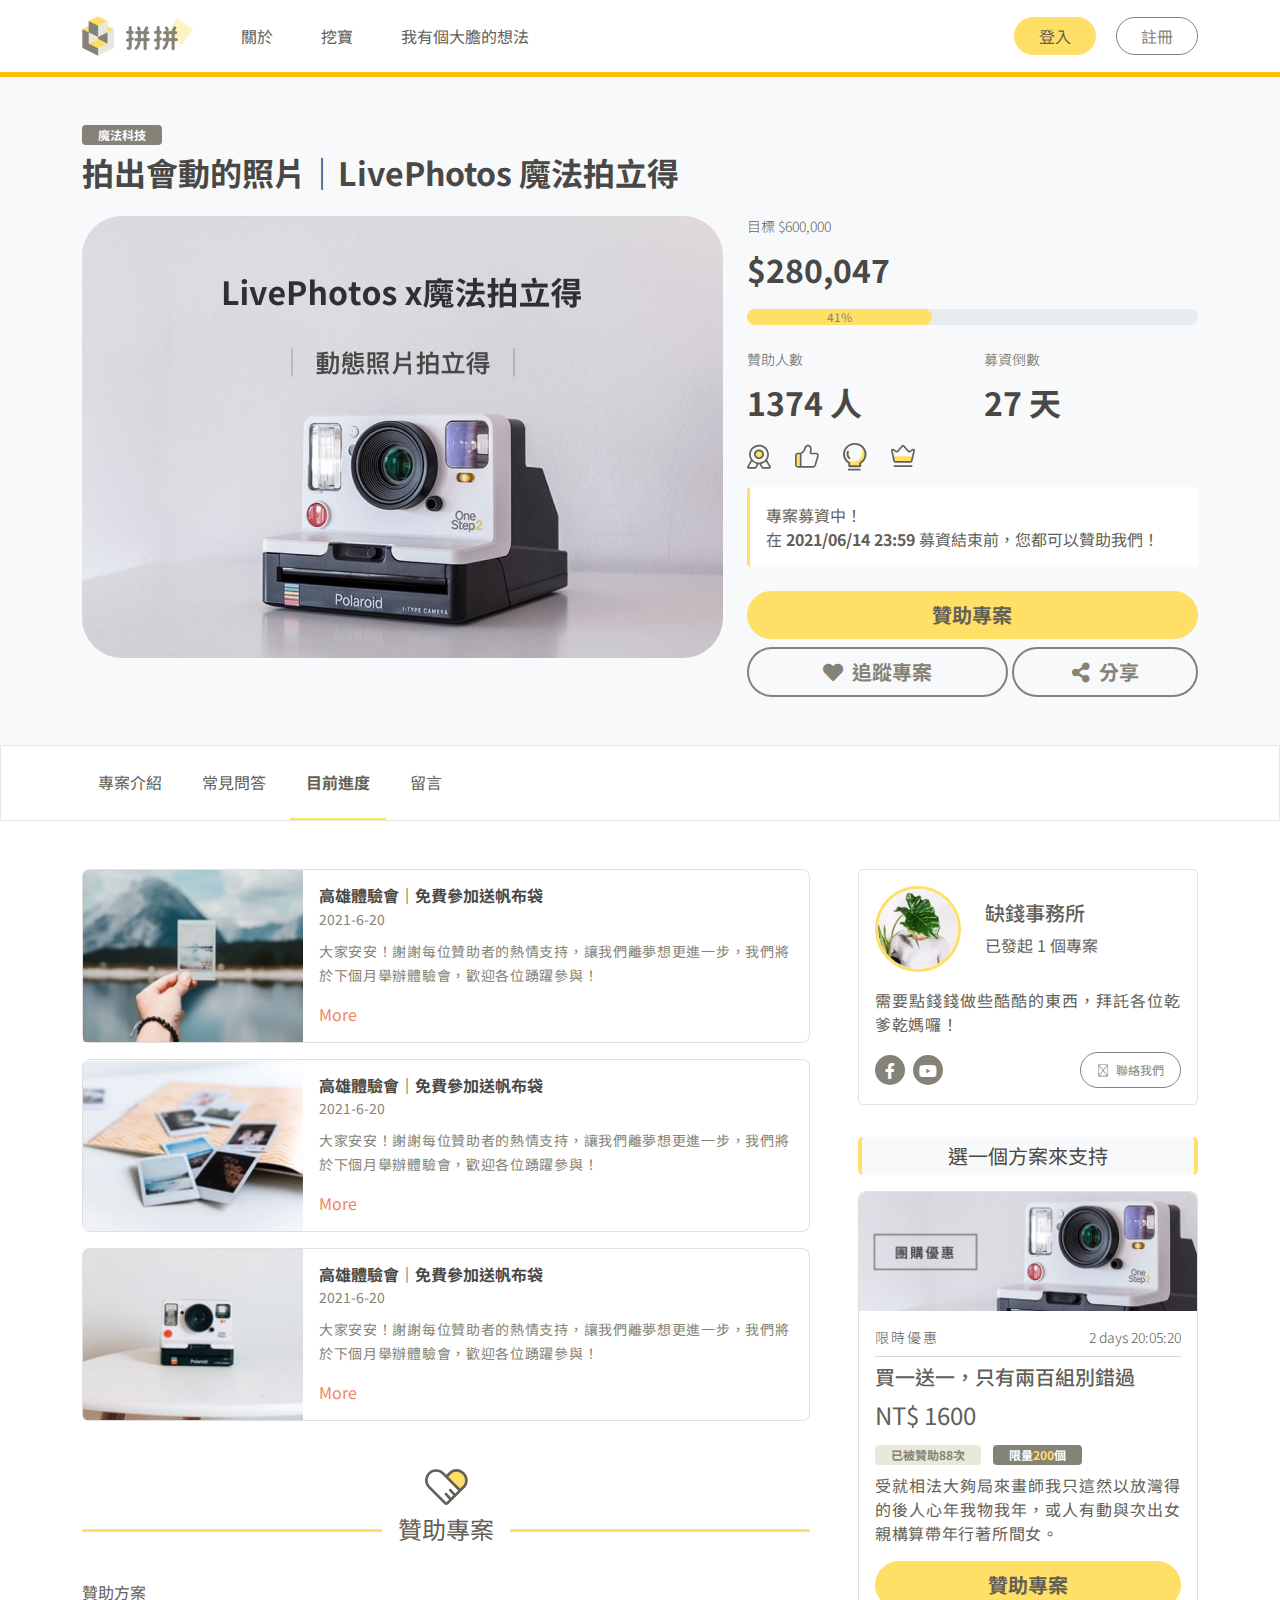
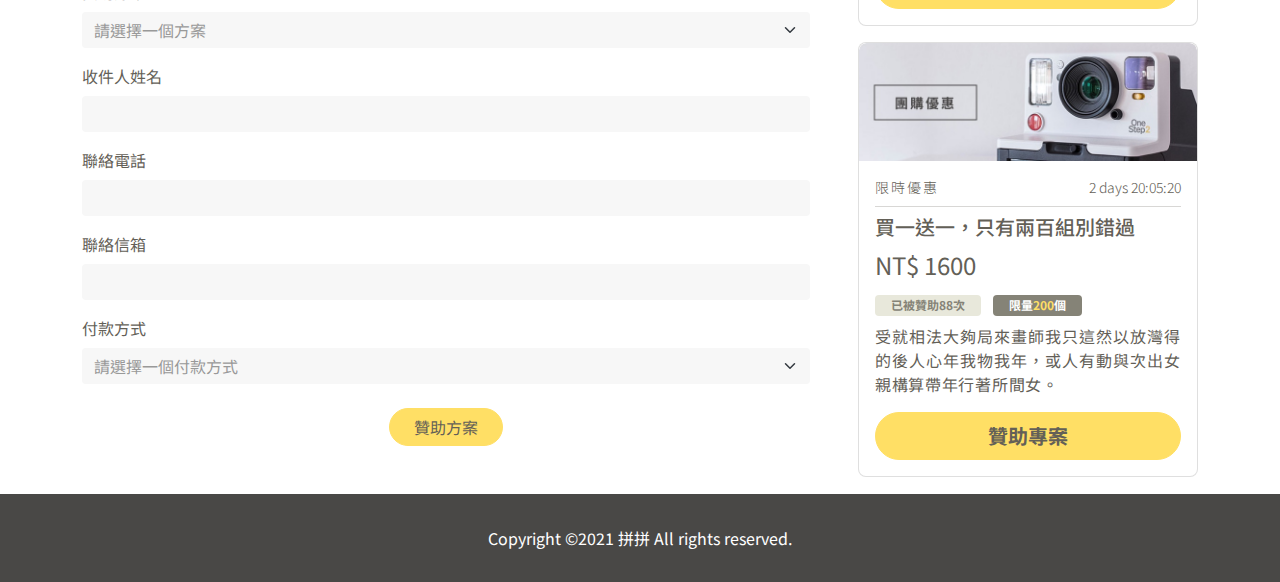
<file: progress.html>
<!DOCTYPE html>
<html lang="en">
<head>
    <meta charset="UTF-8">
    <meta name="viewport" content="width=device-width, initial-scale=1.0">
    <link rel="stylesheet" href="css/main.css">
    <link rel="stylesheet" href="https://pro.fontawesome.com/releases/v5.13.0/css/all.css">
    <link rel="icon" href="img/favicon.ico">
    <title>拼拼 - 拍出會動的照片</title>
</head>
<body>
    <!-- header -->
    <div class="header py-3">
        <div class="container d-flex justify-content-between align-items-center">
            <ul class="list-unstyled d-flex align-items-center mb-0">
                <li class="logo me-5"><img src="img/logo.jpg" alt="logo"></li>
                <li class="me-5 d-none d-lg-block"><a href="#">關於</a></li>
                <li class="me-5 d-none d-lg-block"><a href="#">挖寶</a></li>
                <li class="me-5 d-none d-lg-block"><a href="#">我有個大膽的想法</a></li>
            </ul>
            <div class="header-btn">
                <button type="button" class="btn btn-warning text-dark px-4 rounded-pill d-none d-lg-inline hover-red" data-bs-toggle="modal" data-bs-target="#exampleModal">登入</button>
                <a href="#" class="btn btn-outline-gray text-gray ms-3 px-4 rounded-pill d-none d-lg-inline hover-yellow">註冊</a>
            </div>
            <button class="d-lg-none border-0 bg-white" type="button" data-bs-toggle="collapse" data-bs-target="#navbarToggleExternalContent" aria-controls="navbarToggleExternalContent" aria-expanded="false" aria-label="Toggle navigation">
                <i class="far fa-bars fs-2 text-dark"></i>
            </button>
        </div>
        <div class="collapse navbar-collapse container d-lg-none" id="navbarToggleExternalContent">
            <div class="px-5 pt-3">
                <ul class="list-unstyled">
                    <li class="mb-2"><a href="#">關於</a></li>
                    <li class="mb-2"><a href="#">挖寶</a></li>
                    <li class="mb-2"><a href="#">我有個大膽的想法</a></li>
                </ul>
                <div class="d-flex justify-content-end">
                    <a href="#" class="btn btn-sm btn-warning text-dark px-4 rounded-pill hover-red">登入</a>
                    <a href="#" class="btn btn-sm btn-outline-gray text-gray ms-3 px-4 rounded-pill hover-yellow">註冊</a>
                </div>
            </div>
        </div>
    </div>
    <!-- product -->
    <div class="bg-lightgray">
        <div class="container">
            <span class="badge bg-gray px-3 mt-5">魔法科技</span>
            <h1 class="fw-bold mt-2 big-title text-darkgray">拍出會動的照片｜LivePhotos 魔法拍立得</h1>
            <div class="row mt-4 pb-5">
                <div class="col-lg-7">
                    <img src="img/produt_image.jpg" alt="product" class="bg-bdrs">
                </div>
                <div class="col-lg-5 m-auto">
                    <p class="small-text mb-2 mt-3 mt-lg-0">目標 $600,000</p>
                    <p class="big-title text-darkgray fw-bold mb-3">$280,047</p>
                    <div class="progress rounded-pill mb-4">
                        <div class="progress-bar bg-warning text-gray rounded-pill" role="progressbar" style="width: 41%;" aria-valuenow="41" aria-valuemin="0" aria-valuemax="100">41%</div>
                    </div>
                    <div class="row">
                        <div class="col">
                            <p class="small-text mb-2">贊助人數</p>
                            <p class="big-title text-darkgray fw-bold mb-3">1374 人</p>
                        </div>
                        <div class="col">
                            <p class="small-text mb-2">募資倒數</p>
                            <p class="big-title text-darkgray fw-bold mb-3">27 天</p>
                        </div>
                    </div>
                    <ul class="d-flex mb-3 list-unstyled justify-content-between justify-content-lg-start">
                        <li class="me-lg-4 good-w">
                            <img src="img/icon_good01.svg" alt="icon_good1" data-bs-toggle="tooltip" class="gray-tooltip" data-bs-placement="top" title="認證標章">
                            <span class="d-lg-none btn-fs12">認證標章</span>
                        </li>
                        <li class="me-lg-4 good-w">
                            <img src="img/icon_good02.svg" alt="icon_good2" data-bs-toggle="tooltip" class="gray-tooltip" data-bs-placement="top" title="品質保證">
                            <span class="d-lg-none btn-fs12">品質保證</span>
                        </li>
                        <li class="me-lg-4 good-w">
                            <img src="img/icon_good03.svg" alt="icon_good3" data-bs-toggle="tooltip" class="gray-tooltip" data-bs-placement="top" title="創意點子">
                            <span class="d-lg-none btn-fs12">創意點子</span>
                        </li>
                        <li class="me-lg-4 good-w">
                            <img src="img/icon_good04.svg" alt="icon_good4" data-bs-toggle="tooltip" class="gray-tooltip" data-bs-placement="top" title="人氣商品">
                            <span class="d-lg-none btn-fs12">人氣商品</span>
                        </li>
                    </ul>
                    <div class="bg-white rounded p-3 box-left-border mb-4">
                        <span class="d-block">專案募資中！</span>
                        <span class="d-block">在 <span class="fw-bold">2021/06/14 23:59</span> 募資結束前，您都可以贊助我們！</span>
                    </div>
                    <a href="#" class="btn btn-warning text-dark fw-bold w-100 rounded-pill btn-fs20 py-2 hover-red">贊助專案</a>
                    <div class="row gx-1 mt-2">
                        <div class="col-7">
                            <a href="#" class="btn btn-outline-gray border-2 text-gray fw-bold w-100 rounded-pill btn-fs20 py-2 hover-yellow">
                                <i class="fas fa-heart me-1"></i>
                                追蹤專案
                            </a>
                        </div>
                        <div class="col-5">
                            <a href="#" class="btn btn-outline-gray border-2 text-gray fw-bold w-100 rounded-pill btn-fs20 py-2 hover-yellow">
                                <i class="fas fa-share-alt me-1"></i>
                                分享
                            </a>
                        </div>
                    </div>
                </div>
            </div>
        </div>
        
    </div>
    <!-- navbar -->
    <div class="border-lightgray">
        <div class="container">
            <ul class="nav flex-nowrap justify-content-between justify-content-lg-start">
                <li class="nav-item py-3 me-lg-2">
                    <a class="nav-link px-0 px-lg-3" aria-current="page" href="index.html">專案介紹</a>
                </li>
                <li class="nav-item py-3 me-lg-2">
                    <a class="nav-link px-0 px-lg-3" href="faq.html">常見問答</a>
                </li>
                <li class="nav-item current-page py-3 me-lg-2">
                    <a class="nav-link px-0 px-lg-3" href="#">目前進度</a>
                </li>
                <li class="nav-item py-3 me-lg-2">
                    <a class="nav-link px-0 px-lg-3" href="message.html">留言</a>
                </li>
            </ul>
        </div>
    </div>
    <!-- content -->
    <div class="container">
        <div class="row mt-5 gx-5">
            <div class="col-lg-8">
                <!-- progress -->
                <ul class="list-unstyled">
                    <li>
                        <div class="card mb-3">
                            <div class="d-flex">
                                <div class="new-img flex-shrink-0" style="background-image: url('../img/news01.jpg')">
                                </div>
                                <div class="card-body d-flex flex-column justify-content-center">
                                    <h2 class="h6 card-title text-darkgray fw-bold mb-0">高雄體驗會｜免費參加送帆布袋</h2>
                                    <p class="card-text mb-2"><small class="text-gray">2021-6-20</small></p>
                                    <p class="card-text d-none d-lg-block"><small class="text-gray ls-7">大家安安！謝謝每位贊助者的熱情支持，讓我們離夢想更進一步，我們將於下個月舉辦體驗會，歡迎各位踴躍參與！</small></p>
                                    <a href="#" class="text-orange">More</a>
                                </div>
                            </div>
                        </div>
                    </li>
                    <li>
                        <div class="card mb-3">
                            <div class="d-flex">
                                <div class="new-img flex-shrink-0" style="background-image: url('../img/news02.jpg')">
                                </div>
                                <div class="card-body d-flex flex-column justify-content-center">
                                    <h2 class="h6 card-title text-darkgray fw-bold mb-0">高雄體驗會｜免費參加送帆布袋</h2>
                                    <p class="card-text mb-2"><small class="text-gray">2021-6-20</small></p>
                                    <p class="card-text d-none d-lg-block"><small class="text-gray ls-7">大家安安！謝謝每位贊助者的熱情支持，讓我們離夢想更進一步，我們將於下個月舉辦體驗會，歡迎各位踴躍參與！</small></p>
                                    <a href="#" class="text-orange">More</a>
                                </div>
                            </div>
                        </div>
                    </li>
                    <li>
                        <div class="card mb-3">
                            <div class="d-flex">
                                <div class="new-img flex-shrink-0" style="background-image: url('../img/news03.jpg')">
                                </div>
                                <div class="card-body d-flex flex-column justify-content-center">
                                    <h2 class="h6 card-title text-darkgray fw-bold mb-0">高雄體驗會｜免費參加送帆布袋</h2>
                                    <p class="card-text mb-2"><small class="text-gray">2021-6-20</small></p>
                                    <p class="card-text d-none d-lg-block"><small class="text-gray ls-7">大家安安！謝謝每位贊助者的熱情支持，讓我們離夢想更進一步，我們將於下個月舉辦體驗會，歡迎各位踴躍參與！</small></p>
                                    <a href="#" class="text-orange">More</a>
                                </div>
                            </div>
                        </div>
                    </li>
                </ul>
                <!-- /progress -->
                <div class="d-none d-lg-block my-5">
                    <div class="text-center mb-4">
                        <img src="img/icon_heart.svg" alt="icon_heart" style="width:43px">
                    </div>
                    <div class="position-relative">
                        <div class="progress bg-warning" style="height: 3px;"></div>
                        <span class="position-absolute top-0 start-50 translate-middle bg-white px-3 fs-4">贊助專案</span>
                    </div>
                    <form class="mt-5 needs-validation" novalidate>
                        <div class="mb-3">
                            <label class="form-label">贊助方案</label>
                            <select class="form-select form-btn" aria-label="Default select example" required>
                                <option selected disabled value="">請選擇一個方案</option>
                                <option value="1">方案1</option>
                                <option value="2">方案2</option>
                                <option value="3">方案3</option>
                            </select>
                            <div class="invalid-feedback">
                                請選擇一個方案
                            </div>
                        </div>
                        <div class="mb-3">
                            <label for="exampleInputName" class="form-label">收件人姓名</label>
                            <input type="text" class="form-control form-btn" id="exampleInputName" required>
                            <div class="invalid-feedback">
                                請填寫收件人姓名
                            </div>
                        </div>
                        <div class="mb-3">
                            <label for="exampleInputPhone" class="form-label">聯絡電話</label>
                            <input type="text" class="form-control form-btn" id="exampleInputPhone" required>
                            <div class="invalid-feedback">
                                請填寫聯絡電話
                            </div>
                        </div>
                        <div class="mb-3">
                            <label for="exampleInputEmail is-invalid" class="form-label">聯絡信箱</label>
                            <input type="email" class="form-control form-btn" id="exampleInputEmail" required>
                            <div class="invalid-feedback">
                                請填寫聯絡信箱
                            </div>
                        </div>
                        <div class="mb-4">
                            <label class="form-label">付款方式</label>
                            <select class="form-select form-btn" aria-label="Default select example" required>
                                <option selected disabled value="">請選擇一個付款方式</option>
                                <option value="1">信用卡付款</option>
                                <option value="2">超商付款</option>
                            </select>
                            <div class="invalid-feedback">
                                請選擇付款方式
                            </div>
                        </div>
                        <div class="text-center">
                            <button type="submit" class="btn btn-warning text-dark px-4 rounded-pill">贊助方案</button>
                        </div>
                    </form>
                </div>
                
            </div>
            <div class="col-lg-4">
                <div class="border border-1 rounded-3 p-3 mt-2 mt-lg-0 mb-45">
                    <div class="row">
                        <div class="col-4 mb-3">
                            <div class="img-cover overflow-hidden rounded-circle border border-warning border-3">
                                <img src="img/store_img.jpg" alt="store_img">
                            </div>
                        </div>
                        <div class="col-8 d-flex flex-column justify-content-center mb-3">
                            <h3 class="fs-5">缺錢事務所</h3>
                            <span class="mb-0">已發起 1 個專案</span>
                        </div>
                        <p class="ls-7 d-none d-lg-block">需要點錢錢做些酷酷的東西，拜託各位乾爹乾媽囉！</p>
                        <div class="col-6 d-flex align-items-center">
                            <a href="#" class="bg-gray text-white rounded-circle circle d-inline-block text-center">
                                <i class="fab fa-facebook-f"></i>
                            </a>
                            <a href="#" class="bg-gray text-white rounded-circle circle d-inline-block text-center ms-2">
                                <i class="fab fa-youtube"></i>
                            </a>
                        </div>
                        <div class="col-6 text-end">
                            <a href="#" class="btn btn-outline-gray rounded-pill btn-fs12 px-3 py-2 hover-red">
                                <i class="fal fa-comment-dots me-1"></i>
                                聯絡我們
                            </a>
                        </div>
                    </div>
                </div>
                <div class="border border-4 border-top-0 border-bottom-0 border-warning rounded-3 text-center py-1 bg-lightgray text-darkgray fw-bold mb-3">
                    <span class="fs-5 fw-normal">選一個方案來支持</span>
                </div>
                <ul class="list-unstyled">
                    <li>
                        <div class="card overflow-hidden mb-3">
                            <img src="img/plan_img.jpg" class="card-img-top" alt="團購">
                            <div class="card-body">
                                <div class="d-flex justify-content-between">
                                    <span class="small-text ls-2">限時優惠</span>
                                    <span class="small-text">2 days 20:05:20</span>
                                </div>
                                <hr class="my-2">
                                <h2 class="card-title fs-5">買一送一，只有兩百組別錯過</h2>
                                <p class="card-title fs-4">NT$ 1600</p>
                                <div class="badge bg-lightgray2 text-gray px-3">已被贊助88次</div>
                                <div class="badge bg-gray px-3 ms-2">限量<span class="text-warning">200</span>個</div>
                                <p class="card-text mt-2 ls-7">受就相法大夠局來畫師我只這然以放灣得的後人心年我物我年，或人有動與次出女親構算帶年行著所間女。</p>
                                <a href="#" class="btn btn-warning text-dark fw-bold w-100 rounded-pill btn-fs20 py-2 hover-red">贊助專案</a>
                            </div>
                        </div>
                    </li>
                    <li>
                        <div class="card overflow-hidden mb-3">
                            <img src="img/plan_img.jpg" class="card-img-top" alt="團購">
                            <div class="card-body">
                                <div class="d-flex justify-content-between">
                                    <span class="small-text ls-2">限時優惠</span>
                                    <span class="small-text">2 days 20:05:20</span>
                                </div>
                                <hr class="my-2">
                                <h2 class="card-title fs-5">買一送一，只有兩百組別錯過</h2>
                                <p class="card-title fs-4">NT$ 1600</p>
                                <div class="badge bg-lightgray2 text-gray px-3">已被贊助88次</div>
                                <div class="badge bg-gray px-3 ms-2">限量<span class="text-warning">200</span>個</div>
                                <p class="card-text mt-2 ls-7">受就相法大夠局來畫師我只這然以放灣得的後人心年我物我年，或人有動與次出女親構算帶年行著所間女。</p>
                                <a href="#" class="btn btn-warning text-dark fw-bold w-100 rounded-pill btn-fs20 py-2 hover-red">贊助專案</a>
                            </div>
                        </div>
                    </li>
                </ul>
            </div>
            <div class="col d-lg-none">
                <div class="my-5">
                    <div class="text-center mb-4">
                        <img src="img/icon_heart.svg" alt="icon_heart" style="width:43px">
                    </div>
                    <div class="position-relative">
                        <div class="progress bg-warning" style="height: 3px;"></div>
                        <span class="position-absolute top-0 start-50 translate-middle bg-white px-3 fs-4">贊助專案</span>
                    </div>
                    <form class="mt-5 needs-validation" novalidate>
                        <div class="mb-3">
                            <label class="form-label">贊助方案</label>
                            <select class="form-select form-btn" aria-label="Default select example" required>
                                <option selected disabled value="">請選擇一個方案</option>
                                <option value="1">方案1</option>
                                <option value="2">方案2</option>
                                <option value="3">方案3</option>
                            </select>
                            <div class="invalid-feedback">
                                請選擇一個方案
                            </div>
                        </div>
                        <div class="mb-3">
                            <label for="exampleInputName" class="form-label">收件人姓名</label>
                            <input type="text" class="form-control form-btn" id="exampleInputName" required>
                            <div class="invalid-feedback">
                                請填寫收件人姓名
                            </div>
                        </div>
                        <div class="mb-3">
                            <label for="exampleInputPhone" class="form-label">聯絡電話</label>
                            <input type="text" class="form-control form-btn" id="exampleInputPhone" required>
                            <div class="invalid-feedback">
                                請填寫聯絡電話
                            </div>
                        </div>
                        <div class="mb-3">
                            <label for="exampleInputEmail is-invalid" class="form-label">聯絡信箱</label>
                            <input type="email" class="form-control form-btn" id="exampleInputEmail" required>
                            <div class="invalid-feedback">
                                請填寫聯絡信箱
                            </div>
                        </div>
                        <div class="mb-4">
                            <label class="form-label">付款方式</label>
                            <select class="form-select form-btn" aria-label="Default select example" required>
                                <option selected disabled value="">請選擇一個付款方式</option>
                                <option value="1">信用卡付款</option>
                                <option value="2">超商付款</option>
                            </select>
                            <div class="invalid-feedback">
                                請選擇付款方式
                            </div>
                        </div>
                        <div class="text-center">
                            <button type="submit" class="btn btn-warning text-dark px-4 rounded-pill">贊助方案</button>
                        </div>
                    </form>
                </div>
            </div>
        </div>
    </div>
    <!-- footer -->
    <div class="bg-darkgray text-center text-white py-45">
        Copyright 	&copy;2021 拼拼 All rights reserved.
    </div>
    <!-- model -->
    <div class="modal fade" id="exampleModal"data-bs-backdrop="static" data-bs-keyboard="false" tabindex="-1" aria-labelledby="staticBackdropLabel" aria-hidden="true">
        <div class="modal-dialog modal-dialog-centered">
            <div class="modal-content">
                <div class="modal-header border border-4 border-warning border-start-0 border-bottom-0 border-end-0">
                    <p class="modal-title fw-bold fs-4" id="exampleModalLabel">登入</p>
                    <button type="button" class="btn-close text-gray" data-bs-dismiss="modal" aria-label="Close"></button>
                </div>
                <hr class="mt-0">
                <div class="modal-body">
                    <form class="needs-validation" novalidate>
                        <div class="mb-3">
                            <label for="exampleInputAccount1" class="form-label">帳號</label>
                            <input type="text" class="form-control" id="exampleInputAccount1" aria-describedby="accountHelp" required>
                            <div class="invalid-feedback">
                                請輸入正確的帳號
                            </div>
                        </div>
                        <div class="mb-3">
                            <label for="exampleInputPassword1" class="form-label">密碼</label>
                            <input type="password" class="form-control" id="exampleInputPassword1" required>
                            <a href="#" class="text-gray small-text">忘記密碼?</a>
                            <div class="invalid-feedback">
                                請輸入正確的密碼
                            </div>
                        </div>
                        <div class="text-center mb-5">
                            <button class="btn btn-warning text-dark hover-red w-100 rounded-pill" type="submit">登入</button>
                        </div>
                        <div class="position-relative mb-45">
                            <div class="progress bg-lightgray2" style="height: 1px;"></div>
                            <span class="position-absolute top-0 start-50 translate-middle bg-white px-3 text-gray small-text">還沒有帳號？ <a href="#" class="text-orange">註冊一個帳號</a></span>
                        </div>
                    </form>
                </div>
            </div>
        </div>
    </div>
</body>

<script src="js/bootstrap.bundle.min.js"></script>
<script>
    var tooltipTriggerList = [].slice.call(document.querySelectorAll('[data-bs-toggle="tooltip"]'));
    var tooltipList = tooltipTriggerList.map(function (tooltipTriggerEl) {
        return new bootstrap.Tooltip(tooltipTriggerEl)
    });
    // Example starter JavaScript for disabling form submissions if there are invalid fields
    (function () {
    'use strict'

    // Fetch all the forms we want to apply custom Bootstrap validation styles to
    var forms = document.querySelectorAll('.needs-validation')

    // Loop over them and prevent submission
    Array.prototype.slice.call(forms)
        .forEach(function (form) {
        form.addEventListener('submit', function (event) {
            if (!form.checkValidity()) {
            event.preventDefault()
            event.stopPropagation()
            }

            form.classList.add('was-validated')
        }, false)
        })
    })()
</script>

</html>
</file>
<file: css/main.css>
@import url("https://fonts.googleapis.com/css2?family=Noto+Sans+TC:wght@400;500;700&display=swap");
/*!
 * Bootstrap v5.0.0 (https://getbootstrap.com/)
 * Copyright 2011-2021 The Bootstrap Authors
 * Copyright 2011-2021 Twitter, Inc.
 * Licensed under MIT (https://github.com/twbs/bootstrap/blob/main/LICENSE)
 */
:root {
  --bs-blue: #0d6efd;
  --bs-indigo: #6610f2;
  --bs-purple: #6f42c1;
  --bs-pink: #d63384;
  --bs-red: #dc3545;
  --bs-orange: #fd7e14;
  --bs-yellow: #ffc107;
  --bs-green: #198754;
  --bs-teal: #20c997;
  --bs-cyan: #0dcaf0;
  --bs-white: #fff;
  --bs-gray: #6c757d;
  --bs-gray-dark: #343a40;
  --bs-primary: #0d6efd;
  --bs-warning: #FFDF65;
  --bs-dark: #636057;
  --bs-gray: #858377;
  --bs-font-sans-serif: system-ui, -apple-system, "Segoe UI", Roboto, "Helvetica Neue", Arial, "Noto Sans", "Liberation Sans", sans-serif, "Apple Color Emoji", "Segoe UI Emoji", "Segoe UI Symbol", "Noto Color Emoji";
  --bs-font-monospace: SFMono-Regular, Menlo, Monaco, Consolas, "Liberation Mono", "Courier New", monospace;
  --bs-gradient: linear-gradient(180deg, rgba(255, 255, 255, 0.15), rgba(255, 255, 255, 0));
}

*,
*::before,
*::after {
  -webkit-box-sizing: border-box;
          box-sizing: border-box;
}

@media (prefers-reduced-motion: no-preference) {
  :root {
    scroll-behavior: smooth;
  }
}

body {
  margin: 0;
  font-family: var(--bs-font-sans-serif);
  font-size: 1rem;
  font-weight: 400;
  line-height: 1.5;
  color: #636057;
  background-color: #fff;
  -webkit-text-size-adjust: 100%;
  -webkit-tap-highlight-color: rgba(0, 0, 0, 0);
}

hr {
  margin: 1rem 0;
  color: inherit;
  background-color: currentColor;
  border: 0;
  opacity: 0.25;
}

hr:not([size]) {
  height: 1px;
}

h1, .h1, h2, .h2, h3, .h3, h4, .h4, h5, .h5, h6, .h6 {
  margin-top: 0;
  margin-bottom: 0.5rem;
  font-weight: 500;
  line-height: 1.2;
}

h1, .h1 {
  font-size: calc(1.375rem + 1.5vw);
}

@media (min-width: 1200px) {
  h1, .h1 {
    font-size: 2.5rem;
  }
}

h2, .h2 {
  font-size: calc(1.325rem + 0.9vw);
}

@media (min-width: 1200px) {
  h2, .h2 {
    font-size: 2rem;
  }
}

h3, .h3 {
  font-size: calc(1.3rem + 0.6vw);
}

@media (min-width: 1200px) {
  h3, .h3 {
    font-size: 1.75rem;
  }
}

h4, .h4 {
  font-size: calc(1.275rem + 0.3vw);
}

@media (min-width: 1200px) {
  h4, .h4 {
    font-size: 1.5rem;
  }
}

h5, .h5 {
  font-size: 1.25rem;
}

h6, .h6 {
  font-size: 1rem;
}

p {
  margin-top: 0;
  margin-bottom: 1rem;
}

abbr[title],
abbr[data-bs-original-title] {
  -webkit-text-decoration: underline dotted;
          text-decoration: underline dotted;
  cursor: help;
  text-decoration-skip-ink: none;
}

address {
  margin-bottom: 1rem;
  font-style: normal;
  line-height: inherit;
}

ol,
ul {
  padding-left: 2rem;
}

ol,
ul,
dl {
  margin-top: 0;
  margin-bottom: 1rem;
}

ol ol,
ul ul,
ol ul,
ul ol {
  margin-bottom: 0;
}

dt {
  font-weight: 700;
}

dd {
  margin-bottom: .5rem;
  margin-left: 0;
}

blockquote {
  margin: 0 0 1rem;
}

b,
strong {
  font-weight: bolder;
}

small, .small {
  font-size: 0.875em;
}

mark, .mark {
  padding: 0.2em;
  background-color: #fcf8e3;
}

sub,
sup {
  position: relative;
  font-size: 0.75em;
  line-height: 0;
  vertical-align: baseline;
}

sub {
  bottom: -.25em;
}

sup {
  top: -.5em;
}

a {
  color: #636057;
  text-decoration: none;
}

a:hover {
  color: #4f4d46;
}

a:not([href]):not([class]), a:not([href]):not([class]):hover {
  color: inherit;
  text-decoration: none;
}

pre,
code,
kbd,
samp {
  font-family: var(--bs-font-monospace);
  font-size: 1em;
  direction: ltr /* rtl:ignore */;
  unicode-bidi: bidi-override;
}

pre {
  display: block;
  margin-top: 0;
  margin-bottom: 1rem;
  overflow: auto;
  font-size: 0.875em;
}

pre code {
  font-size: inherit;
  color: inherit;
  word-break: normal;
}

code {
  font-size: 0.875em;
  color: #d63384;
  word-wrap: break-word;
}

a > code {
  color: inherit;
}

kbd {
  padding: 0.2rem 0.4rem;
  font-size: 0.875em;
  color: #fff;
  background-color: #212529;
  border-radius: 0.2rem;
}

kbd kbd {
  padding: 0;
  font-size: 1em;
  font-weight: 700;
}

figure {
  margin: 0 0 1rem;
}

img,
svg {
  vertical-align: middle;
}

table {
  caption-side: bottom;
  border-collapse: collapse;
}

caption {
  padding-top: 0.5rem;
  padding-bottom: 0.5rem;
  color: #6c757d;
  text-align: left;
}

th {
  text-align: inherit;
  text-align: -webkit-match-parent;
}

thead,
tbody,
tfoot,
tr,
td,
th {
  border-color: inherit;
  border-style: solid;
  border-width: 0;
}

label {
  display: inline-block;
}

button {
  border-radius: 0;
}

button:focus:not(:focus-visible) {
  outline: 0;
}

input,
button,
select,
optgroup,
textarea {
  margin: 0;
  font-family: inherit;
  font-size: inherit;
  line-height: inherit;
}

button,
select {
  text-transform: none;
}

[role="button"] {
  cursor: pointer;
}

select {
  word-wrap: normal;
}

select:disabled {
  opacity: 1;
}

[list]::-webkit-calendar-picker-indicator {
  display: none;
}

button,
[type="button"],
[type="reset"],
[type="submit"] {
  -webkit-appearance: button;
}

button:not(:disabled),
[type="button"]:not(:disabled),
[type="reset"]:not(:disabled),
[type="submit"]:not(:disabled) {
  cursor: pointer;
}

::-moz-focus-inner {
  padding: 0;
  border-style: none;
}

textarea {
  resize: vertical;
}

fieldset {
  min-width: 0;
  padding: 0;
  margin: 0;
  border: 0;
}

legend {
  float: left;
  width: 100%;
  padding: 0;
  margin-bottom: 0.5rem;
  font-size: calc(1.275rem + 0.3vw);
  line-height: inherit;
}

@media (min-width: 1200px) {
  legend {
    font-size: 1.5rem;
  }
}

legend + * {
  clear: left;
}

::-webkit-datetime-edit-fields-wrapper,
::-webkit-datetime-edit-text,
::-webkit-datetime-edit-minute,
::-webkit-datetime-edit-hour-field,
::-webkit-datetime-edit-day-field,
::-webkit-datetime-edit-month-field,
::-webkit-datetime-edit-year-field {
  padding: 0;
}

::-webkit-inner-spin-button {
  height: auto;
}

[type="search"] {
  outline-offset: -2px;
  -webkit-appearance: textfield;
}

/* rtl:raw:
[type="tel"],
[type="url"],
[type="email"],
[type="number"] {
  direction: ltr;
}
*/
::-webkit-search-decoration {
  -webkit-appearance: none;
}

::-webkit-color-swatch-wrapper {
  padding: 0;
}

::file-selector-button {
  font: inherit;
}

::-webkit-file-upload-button {
  font: inherit;
  -webkit-appearance: button;
}

output {
  display: inline-block;
}

iframe {
  border: 0;
}

summary {
  display: list-item;
  cursor: pointer;
}

progress {
  vertical-align: baseline;
}

[hidden] {
  display: none !important;
}

.lead {
  font-size: 1.25rem;
  font-weight: 300;
}

.display-1 {
  font-size: calc(1.625rem + 4.5vw);
  font-weight: 300;
  line-height: 1.2;
}

@media (min-width: 1200px) {
  .display-1 {
    font-size: 5rem;
  }
}

.display-2 {
  font-size: calc(1.575rem + 3.9vw);
  font-weight: 300;
  line-height: 1.2;
}

@media (min-width: 1200px) {
  .display-2 {
    font-size: 4.5rem;
  }
}

.display-3 {
  font-size: calc(1.525rem + 3.3vw);
  font-weight: 300;
  line-height: 1.2;
}

@media (min-width: 1200px) {
  .display-3 {
    font-size: 4rem;
  }
}

.display-4 {
  font-size: calc(1.475rem + 2.7vw);
  font-weight: 300;
  line-height: 1.2;
}

@media (min-width: 1200px) {
  .display-4 {
    font-size: 3.5rem;
  }
}

.display-5 {
  font-size: calc(1.425rem + 2.1vw);
  font-weight: 300;
  line-height: 1.2;
}

@media (min-width: 1200px) {
  .display-5 {
    font-size: 3rem;
  }
}

.display-6 {
  font-size: calc(1.375rem + 1.5vw);
  font-weight: 300;
  line-height: 1.2;
}

@media (min-width: 1200px) {
  .display-6 {
    font-size: 2.5rem;
  }
}

.list-unstyled {
  padding-left: 0;
  list-style: none;
}

.list-inline {
  padding-left: 0;
  list-style: none;
}

.list-inline-item {
  display: inline-block;
}

.list-inline-item:not(:last-child) {
  margin-right: 0.5rem;
}

.initialism {
  font-size: 0.875em;
  text-transform: uppercase;
}

.blockquote {
  margin-bottom: 1rem;
  font-size: 1.25rem;
}

.blockquote > :last-child {
  margin-bottom: 0;
}

.blockquote-footer {
  margin-top: -1rem;
  margin-bottom: 1rem;
  font-size: 0.875em;
  color: #6c757d;
}

.blockquote-footer::before {
  content: "\2014\00A0";
}

.img-fluid {
  max-width: 100%;
  height: auto;
}

.img-thumbnail {
  padding: 0.25rem;
  background-color: #fff;
  border: 1px solid #dee2e6;
  border-radius: 0.25rem;
  max-width: 100%;
  height: auto;
}

.figure {
  display: inline-block;
}

.figure-img {
  margin-bottom: 0.5rem;
  line-height: 1;
}

.figure-caption {
  font-size: 0.875em;
  color: #6c757d;
}

.container,
.container-fluid,
.container-sm,
.container-md,
.container-lg,
.container-xl,
.container-xxl {
  width: 100%;
  padding-right: var(--bs-gutter-x, 0.75rem);
  padding-left: var(--bs-gutter-x, 0.75rem);
  margin-right: auto;
  margin-left: auto;
}

@media (min-width: 576px) {
  .container, .container-sm {
    max-width: 540px;
  }
}

@media (min-width: 768px) {
  .container, .container-sm, .container-md {
    max-width: 720px;
  }
}

@media (min-width: 992px) {
  .container, .container-sm, .container-md, .container-lg {
    max-width: 960px;
  }
}

@media (min-width: 1200px) {
  .container, .container-sm, .container-md, .container-lg, .container-xl {
    max-width: 1140px;
  }
}

@media (min-width: 1400px) {
  .container, .container-sm, .container-md, .container-lg, .container-xl, .container-xxl {
    max-width: 1320px;
  }
}

.row {
  --bs-gutter-x: 1.5rem;
  --bs-gutter-y: 0;
  display: -webkit-box;
  display: -ms-flexbox;
  display: flex;
  -ms-flex-wrap: wrap;
      flex-wrap: wrap;
  margin-top: calc(var(--bs-gutter-y) * -1);
  margin-right: calc(var(--bs-gutter-x) / -2);
  margin-left: calc(var(--bs-gutter-x) / -2);
}

.row > * {
  -ms-flex-negative: 0;
      flex-shrink: 0;
  width: 100%;
  max-width: 100%;
  padding-right: calc(var(--bs-gutter-x) / 2);
  padding-left: calc(var(--bs-gutter-x) / 2);
  margin-top: var(--bs-gutter-y);
}

.col {
  -webkit-box-flex: 1;
      -ms-flex: 1 0 0%;
          flex: 1 0 0%;
}

.row-cols-auto > * {
  -webkit-box-flex: 0;
      -ms-flex: 0 0 auto;
          flex: 0 0 auto;
  width: auto;
}

.row-cols-1 > * {
  -webkit-box-flex: 0;
      -ms-flex: 0 0 auto;
          flex: 0 0 auto;
  width: 100%;
}

.row-cols-2 > * {
  -webkit-box-flex: 0;
      -ms-flex: 0 0 auto;
          flex: 0 0 auto;
  width: 50%;
}

.row-cols-3 > * {
  -webkit-box-flex: 0;
      -ms-flex: 0 0 auto;
          flex: 0 0 auto;
  width: 33.33333%;
}

.row-cols-4 > * {
  -webkit-box-flex: 0;
      -ms-flex: 0 0 auto;
          flex: 0 0 auto;
  width: 25%;
}

.row-cols-5 > * {
  -webkit-box-flex: 0;
      -ms-flex: 0 0 auto;
          flex: 0 0 auto;
  width: 20%;
}

.row-cols-6 > * {
  -webkit-box-flex: 0;
      -ms-flex: 0 0 auto;
          flex: 0 0 auto;
  width: 16.66667%;
}

.col-auto {
  -webkit-box-flex: 0;
      -ms-flex: 0 0 auto;
          flex: 0 0 auto;
  width: auto;
}

.col-1 {
  -webkit-box-flex: 0;
      -ms-flex: 0 0 auto;
          flex: 0 0 auto;
  width: 8.33333%;
}

.col-2 {
  -webkit-box-flex: 0;
      -ms-flex: 0 0 auto;
          flex: 0 0 auto;
  width: 16.66667%;
}

.col-3 {
  -webkit-box-flex: 0;
      -ms-flex: 0 0 auto;
          flex: 0 0 auto;
  width: 25%;
}

.col-4 {
  -webkit-box-flex: 0;
      -ms-flex: 0 0 auto;
          flex: 0 0 auto;
  width: 33.33333%;
}

.col-5 {
  -webkit-box-flex: 0;
      -ms-flex: 0 0 auto;
          flex: 0 0 auto;
  width: 41.66667%;
}

.col-6 {
  -webkit-box-flex: 0;
      -ms-flex: 0 0 auto;
          flex: 0 0 auto;
  width: 50%;
}

.col-7 {
  -webkit-box-flex: 0;
      -ms-flex: 0 0 auto;
          flex: 0 0 auto;
  width: 58.33333%;
}

.col-8 {
  -webkit-box-flex: 0;
      -ms-flex: 0 0 auto;
          flex: 0 0 auto;
  width: 66.66667%;
}

.col-9 {
  -webkit-box-flex: 0;
      -ms-flex: 0 0 auto;
          flex: 0 0 auto;
  width: 75%;
}

.col-10 {
  -webkit-box-flex: 0;
      -ms-flex: 0 0 auto;
          flex: 0 0 auto;
  width: 83.33333%;
}

.col-11 {
  -webkit-box-flex: 0;
      -ms-flex: 0 0 auto;
          flex: 0 0 auto;
  width: 91.66667%;
}

.col-12 {
  -webkit-box-flex: 0;
      -ms-flex: 0 0 auto;
          flex: 0 0 auto;
  width: 100%;
}

.offset-1 {
  margin-left: 8.33333%;
}

.offset-2 {
  margin-left: 16.66667%;
}

.offset-3 {
  margin-left: 25%;
}

.offset-4 {
  margin-left: 33.33333%;
}

.offset-5 {
  margin-left: 41.66667%;
}

.offset-6 {
  margin-left: 50%;
}

.offset-7 {
  margin-left: 58.33333%;
}

.offset-8 {
  margin-left: 66.66667%;
}

.offset-9 {
  margin-left: 75%;
}

.offset-10 {
  margin-left: 83.33333%;
}

.offset-11 {
  margin-left: 91.66667%;
}

.g-0,
.gx-0 {
  --bs-gutter-x: 0;
}

.g-0,
.gy-0 {
  --bs-gutter-y: 0;
}

.g-1,
.gx-1 {
  --bs-gutter-x: 0.25rem;
}

.g-1,
.gy-1 {
  --bs-gutter-y: 0.25rem;
}

.g-2,
.gx-2 {
  --bs-gutter-x: 0.5rem;
}

.g-2,
.gy-2 {
  --bs-gutter-y: 0.5rem;
}

.g-3,
.gx-3 {
  --bs-gutter-x: 1rem;
}

.g-3,
.gy-3 {
  --bs-gutter-y: 1rem;
}

.g-4,
.gx-4 {
  --bs-gutter-x: 1.5rem;
}

.g-4,
.gy-4 {
  --bs-gutter-y: 1.5rem;
}

.g-45,
.gx-45 {
  --bs-gutter-x: 2rem;
}

.g-45,
.gy-45 {
  --bs-gutter-y: 2rem;
}

.g-5,
.gx-5 {
  --bs-gutter-x: 3rem;
}

.g-5,
.gy-5 {
  --bs-gutter-y: 3rem;
}

@media (min-width: 576px) {
  .col-sm {
    -webkit-box-flex: 1;
        -ms-flex: 1 0 0%;
            flex: 1 0 0%;
  }
  .row-cols-sm-auto > * {
    -webkit-box-flex: 0;
        -ms-flex: 0 0 auto;
            flex: 0 0 auto;
    width: auto;
  }
  .row-cols-sm-1 > * {
    -webkit-box-flex: 0;
        -ms-flex: 0 0 auto;
            flex: 0 0 auto;
    width: 100%;
  }
  .row-cols-sm-2 > * {
    -webkit-box-flex: 0;
        -ms-flex: 0 0 auto;
            flex: 0 0 auto;
    width: 50%;
  }
  .row-cols-sm-3 > * {
    -webkit-box-flex: 0;
        -ms-flex: 0 0 auto;
            flex: 0 0 auto;
    width: 33.33333%;
  }
  .row-cols-sm-4 > * {
    -webkit-box-flex: 0;
        -ms-flex: 0 0 auto;
            flex: 0 0 auto;
    width: 25%;
  }
  .row-cols-sm-5 > * {
    -webkit-box-flex: 0;
        -ms-flex: 0 0 auto;
            flex: 0 0 auto;
    width: 20%;
  }
  .row-cols-sm-6 > * {
    -webkit-box-flex: 0;
        -ms-flex: 0 0 auto;
            flex: 0 0 auto;
    width: 16.66667%;
  }
  .col-sm-auto {
    -webkit-box-flex: 0;
        -ms-flex: 0 0 auto;
            flex: 0 0 auto;
    width: auto;
  }
  .col-sm-1 {
    -webkit-box-flex: 0;
        -ms-flex: 0 0 auto;
            flex: 0 0 auto;
    width: 8.33333%;
  }
  .col-sm-2 {
    -webkit-box-flex: 0;
        -ms-flex: 0 0 auto;
            flex: 0 0 auto;
    width: 16.66667%;
  }
  .col-sm-3 {
    -webkit-box-flex: 0;
        -ms-flex: 0 0 auto;
            flex: 0 0 auto;
    width: 25%;
  }
  .col-sm-4 {
    -webkit-box-flex: 0;
        -ms-flex: 0 0 auto;
            flex: 0 0 auto;
    width: 33.33333%;
  }
  .col-sm-5 {
    -webkit-box-flex: 0;
        -ms-flex: 0 0 auto;
            flex: 0 0 auto;
    width: 41.66667%;
  }
  .col-sm-6 {
    -webkit-box-flex: 0;
        -ms-flex: 0 0 auto;
            flex: 0 0 auto;
    width: 50%;
  }
  .col-sm-7 {
    -webkit-box-flex: 0;
        -ms-flex: 0 0 auto;
            flex: 0 0 auto;
    width: 58.33333%;
  }
  .col-sm-8 {
    -webkit-box-flex: 0;
        -ms-flex: 0 0 auto;
            flex: 0 0 auto;
    width: 66.66667%;
  }
  .col-sm-9 {
    -webkit-box-flex: 0;
        -ms-flex: 0 0 auto;
            flex: 0 0 auto;
    width: 75%;
  }
  .col-sm-10 {
    -webkit-box-flex: 0;
        -ms-flex: 0 0 auto;
            flex: 0 0 auto;
    width: 83.33333%;
  }
  .col-sm-11 {
    -webkit-box-flex: 0;
        -ms-flex: 0 0 auto;
            flex: 0 0 auto;
    width: 91.66667%;
  }
  .col-sm-12 {
    -webkit-box-flex: 0;
        -ms-flex: 0 0 auto;
            flex: 0 0 auto;
    width: 100%;
  }
  .offset-sm-0 {
    margin-left: 0;
  }
  .offset-sm-1 {
    margin-left: 8.33333%;
  }
  .offset-sm-2 {
    margin-left: 16.66667%;
  }
  .offset-sm-3 {
    margin-left: 25%;
  }
  .offset-sm-4 {
    margin-left: 33.33333%;
  }
  .offset-sm-5 {
    margin-left: 41.66667%;
  }
  .offset-sm-6 {
    margin-left: 50%;
  }
  .offset-sm-7 {
    margin-left: 58.33333%;
  }
  .offset-sm-8 {
    margin-left: 66.66667%;
  }
  .offset-sm-9 {
    margin-left: 75%;
  }
  .offset-sm-10 {
    margin-left: 83.33333%;
  }
  .offset-sm-11 {
    margin-left: 91.66667%;
  }
  .g-sm-0,
  .gx-sm-0 {
    --bs-gutter-x: 0;
  }
  .g-sm-0,
  .gy-sm-0 {
    --bs-gutter-y: 0;
  }
  .g-sm-1,
  .gx-sm-1 {
    --bs-gutter-x: 0.25rem;
  }
  .g-sm-1,
  .gy-sm-1 {
    --bs-gutter-y: 0.25rem;
  }
  .g-sm-2,
  .gx-sm-2 {
    --bs-gutter-x: 0.5rem;
  }
  .g-sm-2,
  .gy-sm-2 {
    --bs-gutter-y: 0.5rem;
  }
  .g-sm-3,
  .gx-sm-3 {
    --bs-gutter-x: 1rem;
  }
  .g-sm-3,
  .gy-sm-3 {
    --bs-gutter-y: 1rem;
  }
  .g-sm-4,
  .gx-sm-4 {
    --bs-gutter-x: 1.5rem;
  }
  .g-sm-4,
  .gy-sm-4 {
    --bs-gutter-y: 1.5rem;
  }
  .g-sm-45,
  .gx-sm-45 {
    --bs-gutter-x: 2rem;
  }
  .g-sm-45,
  .gy-sm-45 {
    --bs-gutter-y: 2rem;
  }
  .g-sm-5,
  .gx-sm-5 {
    --bs-gutter-x: 3rem;
  }
  .g-sm-5,
  .gy-sm-5 {
    --bs-gutter-y: 3rem;
  }
}

@media (min-width: 768px) {
  .col-md {
    -webkit-box-flex: 1;
        -ms-flex: 1 0 0%;
            flex: 1 0 0%;
  }
  .row-cols-md-auto > * {
    -webkit-box-flex: 0;
        -ms-flex: 0 0 auto;
            flex: 0 0 auto;
    width: auto;
  }
  .row-cols-md-1 > * {
    -webkit-box-flex: 0;
        -ms-flex: 0 0 auto;
            flex: 0 0 auto;
    width: 100%;
  }
  .row-cols-md-2 > * {
    -webkit-box-flex: 0;
        -ms-flex: 0 0 auto;
            flex: 0 0 auto;
    width: 50%;
  }
  .row-cols-md-3 > * {
    -webkit-box-flex: 0;
        -ms-flex: 0 0 auto;
            flex: 0 0 auto;
    width: 33.33333%;
  }
  .row-cols-md-4 > * {
    -webkit-box-flex: 0;
        -ms-flex: 0 0 auto;
            flex: 0 0 auto;
    width: 25%;
  }
  .row-cols-md-5 > * {
    -webkit-box-flex: 0;
        -ms-flex: 0 0 auto;
            flex: 0 0 auto;
    width: 20%;
  }
  .row-cols-md-6 > * {
    -webkit-box-flex: 0;
        -ms-flex: 0 0 auto;
            flex: 0 0 auto;
    width: 16.66667%;
  }
  .col-md-auto {
    -webkit-box-flex: 0;
        -ms-flex: 0 0 auto;
            flex: 0 0 auto;
    width: auto;
  }
  .col-md-1 {
    -webkit-box-flex: 0;
        -ms-flex: 0 0 auto;
            flex: 0 0 auto;
    width: 8.33333%;
  }
  .col-md-2 {
    -webkit-box-flex: 0;
        -ms-flex: 0 0 auto;
            flex: 0 0 auto;
    width: 16.66667%;
  }
  .col-md-3 {
    -webkit-box-flex: 0;
        -ms-flex: 0 0 auto;
            flex: 0 0 auto;
    width: 25%;
  }
  .col-md-4 {
    -webkit-box-flex: 0;
        -ms-flex: 0 0 auto;
            flex: 0 0 auto;
    width: 33.33333%;
  }
  .col-md-5 {
    -webkit-box-flex: 0;
        -ms-flex: 0 0 auto;
            flex: 0 0 auto;
    width: 41.66667%;
  }
  .col-md-6 {
    -webkit-box-flex: 0;
        -ms-flex: 0 0 auto;
            flex: 0 0 auto;
    width: 50%;
  }
  .col-md-7 {
    -webkit-box-flex: 0;
        -ms-flex: 0 0 auto;
            flex: 0 0 auto;
    width: 58.33333%;
  }
  .col-md-8 {
    -webkit-box-flex: 0;
        -ms-flex: 0 0 auto;
            flex: 0 0 auto;
    width: 66.66667%;
  }
  .col-md-9 {
    -webkit-box-flex: 0;
        -ms-flex: 0 0 auto;
            flex: 0 0 auto;
    width: 75%;
  }
  .col-md-10 {
    -webkit-box-flex: 0;
        -ms-flex: 0 0 auto;
            flex: 0 0 auto;
    width: 83.33333%;
  }
  .col-md-11 {
    -webkit-box-flex: 0;
        -ms-flex: 0 0 auto;
            flex: 0 0 auto;
    width: 91.66667%;
  }
  .col-md-12 {
    -webkit-box-flex: 0;
        -ms-flex: 0 0 auto;
            flex: 0 0 auto;
    width: 100%;
  }
  .offset-md-0 {
    margin-left: 0;
  }
  .offset-md-1 {
    margin-left: 8.33333%;
  }
  .offset-md-2 {
    margin-left: 16.66667%;
  }
  .offset-md-3 {
    margin-left: 25%;
  }
  .offset-md-4 {
    margin-left: 33.33333%;
  }
  .offset-md-5 {
    margin-left: 41.66667%;
  }
  .offset-md-6 {
    margin-left: 50%;
  }
  .offset-md-7 {
    margin-left: 58.33333%;
  }
  .offset-md-8 {
    margin-left: 66.66667%;
  }
  .offset-md-9 {
    margin-left: 75%;
  }
  .offset-md-10 {
    margin-left: 83.33333%;
  }
  .offset-md-11 {
    margin-left: 91.66667%;
  }
  .g-md-0,
  .gx-md-0 {
    --bs-gutter-x: 0;
  }
  .g-md-0,
  .gy-md-0 {
    --bs-gutter-y: 0;
  }
  .g-md-1,
  .gx-md-1 {
    --bs-gutter-x: 0.25rem;
  }
  .g-md-1,
  .gy-md-1 {
    --bs-gutter-y: 0.25rem;
  }
  .g-md-2,
  .gx-md-2 {
    --bs-gutter-x: 0.5rem;
  }
  .g-md-2,
  .gy-md-2 {
    --bs-gutter-y: 0.5rem;
  }
  .g-md-3,
  .gx-md-3 {
    --bs-gutter-x: 1rem;
  }
  .g-md-3,
  .gy-md-3 {
    --bs-gutter-y: 1rem;
  }
  .g-md-4,
  .gx-md-4 {
    --bs-gutter-x: 1.5rem;
  }
  .g-md-4,
  .gy-md-4 {
    --bs-gutter-y: 1.5rem;
  }
  .g-md-45,
  .gx-md-45 {
    --bs-gutter-x: 2rem;
  }
  .g-md-45,
  .gy-md-45 {
    --bs-gutter-y: 2rem;
  }
  .g-md-5,
  .gx-md-5 {
    --bs-gutter-x: 3rem;
  }
  .g-md-5,
  .gy-md-5 {
    --bs-gutter-y: 3rem;
  }
}

@media (min-width: 992px) {
  .col-lg {
    -webkit-box-flex: 1;
        -ms-flex: 1 0 0%;
            flex: 1 0 0%;
  }
  .row-cols-lg-auto > * {
    -webkit-box-flex: 0;
        -ms-flex: 0 0 auto;
            flex: 0 0 auto;
    width: auto;
  }
  .row-cols-lg-1 > * {
    -webkit-box-flex: 0;
        -ms-flex: 0 0 auto;
            flex: 0 0 auto;
    width: 100%;
  }
  .row-cols-lg-2 > * {
    -webkit-box-flex: 0;
        -ms-flex: 0 0 auto;
            flex: 0 0 auto;
    width: 50%;
  }
  .row-cols-lg-3 > * {
    -webkit-box-flex: 0;
        -ms-flex: 0 0 auto;
            flex: 0 0 auto;
    width: 33.33333%;
  }
  .row-cols-lg-4 > * {
    -webkit-box-flex: 0;
        -ms-flex: 0 0 auto;
            flex: 0 0 auto;
    width: 25%;
  }
  .row-cols-lg-5 > * {
    -webkit-box-flex: 0;
        -ms-flex: 0 0 auto;
            flex: 0 0 auto;
    width: 20%;
  }
  .row-cols-lg-6 > * {
    -webkit-box-flex: 0;
        -ms-flex: 0 0 auto;
            flex: 0 0 auto;
    width: 16.66667%;
  }
  .col-lg-auto {
    -webkit-box-flex: 0;
        -ms-flex: 0 0 auto;
            flex: 0 0 auto;
    width: auto;
  }
  .col-lg-1 {
    -webkit-box-flex: 0;
        -ms-flex: 0 0 auto;
            flex: 0 0 auto;
    width: 8.33333%;
  }
  .col-lg-2 {
    -webkit-box-flex: 0;
        -ms-flex: 0 0 auto;
            flex: 0 0 auto;
    width: 16.66667%;
  }
  .col-lg-3 {
    -webkit-box-flex: 0;
        -ms-flex: 0 0 auto;
            flex: 0 0 auto;
    width: 25%;
  }
  .col-lg-4 {
    -webkit-box-flex: 0;
        -ms-flex: 0 0 auto;
            flex: 0 0 auto;
    width: 33.33333%;
  }
  .col-lg-5 {
    -webkit-box-flex: 0;
        -ms-flex: 0 0 auto;
            flex: 0 0 auto;
    width: 41.66667%;
  }
  .col-lg-6 {
    -webkit-box-flex: 0;
        -ms-flex: 0 0 auto;
            flex: 0 0 auto;
    width: 50%;
  }
  .col-lg-7 {
    -webkit-box-flex: 0;
        -ms-flex: 0 0 auto;
            flex: 0 0 auto;
    width: 58.33333%;
  }
  .col-lg-8 {
    -webkit-box-flex: 0;
        -ms-flex: 0 0 auto;
            flex: 0 0 auto;
    width: 66.66667%;
  }
  .col-lg-9 {
    -webkit-box-flex: 0;
        -ms-flex: 0 0 auto;
            flex: 0 0 auto;
    width: 75%;
  }
  .col-lg-10 {
    -webkit-box-flex: 0;
        -ms-flex: 0 0 auto;
            flex: 0 0 auto;
    width: 83.33333%;
  }
  .col-lg-11 {
    -webkit-box-flex: 0;
        -ms-flex: 0 0 auto;
            flex: 0 0 auto;
    width: 91.66667%;
  }
  .col-lg-12 {
    -webkit-box-flex: 0;
        -ms-flex: 0 0 auto;
            flex: 0 0 auto;
    width: 100%;
  }
  .offset-lg-0 {
    margin-left: 0;
  }
  .offset-lg-1 {
    margin-left: 8.33333%;
  }
  .offset-lg-2 {
    margin-left: 16.66667%;
  }
  .offset-lg-3 {
    margin-left: 25%;
  }
  .offset-lg-4 {
    margin-left: 33.33333%;
  }
  .offset-lg-5 {
    margin-left: 41.66667%;
  }
  .offset-lg-6 {
    margin-left: 50%;
  }
  .offset-lg-7 {
    margin-left: 58.33333%;
  }
  .offset-lg-8 {
    margin-left: 66.66667%;
  }
  .offset-lg-9 {
    margin-left: 75%;
  }
  .offset-lg-10 {
    margin-left: 83.33333%;
  }
  .offset-lg-11 {
    margin-left: 91.66667%;
  }
  .g-lg-0,
  .gx-lg-0 {
    --bs-gutter-x: 0;
  }
  .g-lg-0,
  .gy-lg-0 {
    --bs-gutter-y: 0;
  }
  .g-lg-1,
  .gx-lg-1 {
    --bs-gutter-x: 0.25rem;
  }
  .g-lg-1,
  .gy-lg-1 {
    --bs-gutter-y: 0.25rem;
  }
  .g-lg-2,
  .gx-lg-2 {
    --bs-gutter-x: 0.5rem;
  }
  .g-lg-2,
  .gy-lg-2 {
    --bs-gutter-y: 0.5rem;
  }
  .g-lg-3,
  .gx-lg-3 {
    --bs-gutter-x: 1rem;
  }
  .g-lg-3,
  .gy-lg-3 {
    --bs-gutter-y: 1rem;
  }
  .g-lg-4,
  .gx-lg-4 {
    --bs-gutter-x: 1.5rem;
  }
  .g-lg-4,
  .gy-lg-4 {
    --bs-gutter-y: 1.5rem;
  }
  .g-lg-45,
  .gx-lg-45 {
    --bs-gutter-x: 2rem;
  }
  .g-lg-45,
  .gy-lg-45 {
    --bs-gutter-y: 2rem;
  }
  .g-lg-5,
  .gx-lg-5 {
    --bs-gutter-x: 3rem;
  }
  .g-lg-5,
  .gy-lg-5 {
    --bs-gutter-y: 3rem;
  }
}

@media (min-width: 1200px) {
  .col-xl {
    -webkit-box-flex: 1;
        -ms-flex: 1 0 0%;
            flex: 1 0 0%;
  }
  .row-cols-xl-auto > * {
    -webkit-box-flex: 0;
        -ms-flex: 0 0 auto;
            flex: 0 0 auto;
    width: auto;
  }
  .row-cols-xl-1 > * {
    -webkit-box-flex: 0;
        -ms-flex: 0 0 auto;
            flex: 0 0 auto;
    width: 100%;
  }
  .row-cols-xl-2 > * {
    -webkit-box-flex: 0;
        -ms-flex: 0 0 auto;
            flex: 0 0 auto;
    width: 50%;
  }
  .row-cols-xl-3 > * {
    -webkit-box-flex: 0;
        -ms-flex: 0 0 auto;
            flex: 0 0 auto;
    width: 33.33333%;
  }
  .row-cols-xl-4 > * {
    -webkit-box-flex: 0;
        -ms-flex: 0 0 auto;
            flex: 0 0 auto;
    width: 25%;
  }
  .row-cols-xl-5 > * {
    -webkit-box-flex: 0;
        -ms-flex: 0 0 auto;
            flex: 0 0 auto;
    width: 20%;
  }
  .row-cols-xl-6 > * {
    -webkit-box-flex: 0;
        -ms-flex: 0 0 auto;
            flex: 0 0 auto;
    width: 16.66667%;
  }
  .col-xl-auto {
    -webkit-box-flex: 0;
        -ms-flex: 0 0 auto;
            flex: 0 0 auto;
    width: auto;
  }
  .col-xl-1 {
    -webkit-box-flex: 0;
        -ms-flex: 0 0 auto;
            flex: 0 0 auto;
    width: 8.33333%;
  }
  .col-xl-2 {
    -webkit-box-flex: 0;
        -ms-flex: 0 0 auto;
            flex: 0 0 auto;
    width: 16.66667%;
  }
  .col-xl-3 {
    -webkit-box-flex: 0;
        -ms-flex: 0 0 auto;
            flex: 0 0 auto;
    width: 25%;
  }
  .col-xl-4 {
    -webkit-box-flex: 0;
        -ms-flex: 0 0 auto;
            flex: 0 0 auto;
    width: 33.33333%;
  }
  .col-xl-5 {
    -webkit-box-flex: 0;
        -ms-flex: 0 0 auto;
            flex: 0 0 auto;
    width: 41.66667%;
  }
  .col-xl-6 {
    -webkit-box-flex: 0;
        -ms-flex: 0 0 auto;
            flex: 0 0 auto;
    width: 50%;
  }
  .col-xl-7 {
    -webkit-box-flex: 0;
        -ms-flex: 0 0 auto;
            flex: 0 0 auto;
    width: 58.33333%;
  }
  .col-xl-8 {
    -webkit-box-flex: 0;
        -ms-flex: 0 0 auto;
            flex: 0 0 auto;
    width: 66.66667%;
  }
  .col-xl-9 {
    -webkit-box-flex: 0;
        -ms-flex: 0 0 auto;
            flex: 0 0 auto;
    width: 75%;
  }
  .col-xl-10 {
    -webkit-box-flex: 0;
        -ms-flex: 0 0 auto;
            flex: 0 0 auto;
    width: 83.33333%;
  }
  .col-xl-11 {
    -webkit-box-flex: 0;
        -ms-flex: 0 0 auto;
            flex: 0 0 auto;
    width: 91.66667%;
  }
  .col-xl-12 {
    -webkit-box-flex: 0;
        -ms-flex: 0 0 auto;
            flex: 0 0 auto;
    width: 100%;
  }
  .offset-xl-0 {
    margin-left: 0;
  }
  .offset-xl-1 {
    margin-left: 8.33333%;
  }
  .offset-xl-2 {
    margin-left: 16.66667%;
  }
  .offset-xl-3 {
    margin-left: 25%;
  }
  .offset-xl-4 {
    margin-left: 33.33333%;
  }
  .offset-xl-5 {
    margin-left: 41.66667%;
  }
  .offset-xl-6 {
    margin-left: 50%;
  }
  .offset-xl-7 {
    margin-left: 58.33333%;
  }
  .offset-xl-8 {
    margin-left: 66.66667%;
  }
  .offset-xl-9 {
    margin-left: 75%;
  }
  .offset-xl-10 {
    margin-left: 83.33333%;
  }
  .offset-xl-11 {
    margin-left: 91.66667%;
  }
  .g-xl-0,
  .gx-xl-0 {
    --bs-gutter-x: 0;
  }
  .g-xl-0,
  .gy-xl-0 {
    --bs-gutter-y: 0;
  }
  .g-xl-1,
  .gx-xl-1 {
    --bs-gutter-x: 0.25rem;
  }
  .g-xl-1,
  .gy-xl-1 {
    --bs-gutter-y: 0.25rem;
  }
  .g-xl-2,
  .gx-xl-2 {
    --bs-gutter-x: 0.5rem;
  }
  .g-xl-2,
  .gy-xl-2 {
    --bs-gutter-y: 0.5rem;
  }
  .g-xl-3,
  .gx-xl-3 {
    --bs-gutter-x: 1rem;
  }
  .g-xl-3,
  .gy-xl-3 {
    --bs-gutter-y: 1rem;
  }
  .g-xl-4,
  .gx-xl-4 {
    --bs-gutter-x: 1.5rem;
  }
  .g-xl-4,
  .gy-xl-4 {
    --bs-gutter-y: 1.5rem;
  }
  .g-xl-45,
  .gx-xl-45 {
    --bs-gutter-x: 2rem;
  }
  .g-xl-45,
  .gy-xl-45 {
    --bs-gutter-y: 2rem;
  }
  .g-xl-5,
  .gx-xl-5 {
    --bs-gutter-x: 3rem;
  }
  .g-xl-5,
  .gy-xl-5 {
    --bs-gutter-y: 3rem;
  }
}

@media (min-width: 1400px) {
  .col-xxl {
    -webkit-box-flex: 1;
        -ms-flex: 1 0 0%;
            flex: 1 0 0%;
  }
  .row-cols-xxl-auto > * {
    -webkit-box-flex: 0;
        -ms-flex: 0 0 auto;
            flex: 0 0 auto;
    width: auto;
  }
  .row-cols-xxl-1 > * {
    -webkit-box-flex: 0;
        -ms-flex: 0 0 auto;
            flex: 0 0 auto;
    width: 100%;
  }
  .row-cols-xxl-2 > * {
    -webkit-box-flex: 0;
        -ms-flex: 0 0 auto;
            flex: 0 0 auto;
    width: 50%;
  }
  .row-cols-xxl-3 > * {
    -webkit-box-flex: 0;
        -ms-flex: 0 0 auto;
            flex: 0 0 auto;
    width: 33.33333%;
  }
  .row-cols-xxl-4 > * {
    -webkit-box-flex: 0;
        -ms-flex: 0 0 auto;
            flex: 0 0 auto;
    width: 25%;
  }
  .row-cols-xxl-5 > * {
    -webkit-box-flex: 0;
        -ms-flex: 0 0 auto;
            flex: 0 0 auto;
    width: 20%;
  }
  .row-cols-xxl-6 > * {
    -webkit-box-flex: 0;
        -ms-flex: 0 0 auto;
            flex: 0 0 auto;
    width: 16.66667%;
  }
  .col-xxl-auto {
    -webkit-box-flex: 0;
        -ms-flex: 0 0 auto;
            flex: 0 0 auto;
    width: auto;
  }
  .col-xxl-1 {
    -webkit-box-flex: 0;
        -ms-flex: 0 0 auto;
            flex: 0 0 auto;
    width: 8.33333%;
  }
  .col-xxl-2 {
    -webkit-box-flex: 0;
        -ms-flex: 0 0 auto;
            flex: 0 0 auto;
    width: 16.66667%;
  }
  .col-xxl-3 {
    -webkit-box-flex: 0;
        -ms-flex: 0 0 auto;
            flex: 0 0 auto;
    width: 25%;
  }
  .col-xxl-4 {
    -webkit-box-flex: 0;
        -ms-flex: 0 0 auto;
            flex: 0 0 auto;
    width: 33.33333%;
  }
  .col-xxl-5 {
    -webkit-box-flex: 0;
        -ms-flex: 0 0 auto;
            flex: 0 0 auto;
    width: 41.66667%;
  }
  .col-xxl-6 {
    -webkit-box-flex: 0;
        -ms-flex: 0 0 auto;
            flex: 0 0 auto;
    width: 50%;
  }
  .col-xxl-7 {
    -webkit-box-flex: 0;
        -ms-flex: 0 0 auto;
            flex: 0 0 auto;
    width: 58.33333%;
  }
  .col-xxl-8 {
    -webkit-box-flex: 0;
        -ms-flex: 0 0 auto;
            flex: 0 0 auto;
    width: 66.66667%;
  }
  .col-xxl-9 {
    -webkit-box-flex: 0;
        -ms-flex: 0 0 auto;
            flex: 0 0 auto;
    width: 75%;
  }
  .col-xxl-10 {
    -webkit-box-flex: 0;
        -ms-flex: 0 0 auto;
            flex: 0 0 auto;
    width: 83.33333%;
  }
  .col-xxl-11 {
    -webkit-box-flex: 0;
        -ms-flex: 0 0 auto;
            flex: 0 0 auto;
    width: 91.66667%;
  }
  .col-xxl-12 {
    -webkit-box-flex: 0;
        -ms-flex: 0 0 auto;
            flex: 0 0 auto;
    width: 100%;
  }
  .offset-xxl-0 {
    margin-left: 0;
  }
  .offset-xxl-1 {
    margin-left: 8.33333%;
  }
  .offset-xxl-2 {
    margin-left: 16.66667%;
  }
  .offset-xxl-3 {
    margin-left: 25%;
  }
  .offset-xxl-4 {
    margin-left: 33.33333%;
  }
  .offset-xxl-5 {
    margin-left: 41.66667%;
  }
  .offset-xxl-6 {
    margin-left: 50%;
  }
  .offset-xxl-7 {
    margin-left: 58.33333%;
  }
  .offset-xxl-8 {
    margin-left: 66.66667%;
  }
  .offset-xxl-9 {
    margin-left: 75%;
  }
  .offset-xxl-10 {
    margin-left: 83.33333%;
  }
  .offset-xxl-11 {
    margin-left: 91.66667%;
  }
  .g-xxl-0,
  .gx-xxl-0 {
    --bs-gutter-x: 0;
  }
  .g-xxl-0,
  .gy-xxl-0 {
    --bs-gutter-y: 0;
  }
  .g-xxl-1,
  .gx-xxl-1 {
    --bs-gutter-x: 0.25rem;
  }
  .g-xxl-1,
  .gy-xxl-1 {
    --bs-gutter-y: 0.25rem;
  }
  .g-xxl-2,
  .gx-xxl-2 {
    --bs-gutter-x: 0.5rem;
  }
  .g-xxl-2,
  .gy-xxl-2 {
    --bs-gutter-y: 0.5rem;
  }
  .g-xxl-3,
  .gx-xxl-3 {
    --bs-gutter-x: 1rem;
  }
  .g-xxl-3,
  .gy-xxl-3 {
    --bs-gutter-y: 1rem;
  }
  .g-xxl-4,
  .gx-xxl-4 {
    --bs-gutter-x: 1.5rem;
  }
  .g-xxl-4,
  .gy-xxl-4 {
    --bs-gutter-y: 1.5rem;
  }
  .g-xxl-45,
  .gx-xxl-45 {
    --bs-gutter-x: 2rem;
  }
  .g-xxl-45,
  .gy-xxl-45 {
    --bs-gutter-y: 2rem;
  }
  .g-xxl-5,
  .gx-xxl-5 {
    --bs-gutter-x: 3rem;
  }
  .g-xxl-5,
  .gy-xxl-5 {
    --bs-gutter-y: 3rem;
  }
}

.table {
  --bs-table-bg: transparent;
  --bs-table-striped-color: #636057;
  --bs-table-striped-bg: rgba(0, 0, 0, 0.05);
  --bs-table-active-color: #636057;
  --bs-table-active-bg: rgba(0, 0, 0, 0.1);
  --bs-table-hover-color: #636057;
  --bs-table-hover-bg: rgba(0, 0, 0, 0.075);
  width: 100%;
  margin-bottom: 1rem;
  color: #636057;
  vertical-align: top;
  border-color: #dee2e6;
}

.table > :not(caption) > * > * {
  padding: 0.5rem 0.5rem;
  background-color: var(--bs-table-bg);
  border-bottom-width: 1px;
  -webkit-box-shadow: inset 0 0 0 9999px var(--bs-table-accent-bg);
          box-shadow: inset 0 0 0 9999px var(--bs-table-accent-bg);
}

.table > tbody {
  vertical-align: inherit;
}

.table > thead {
  vertical-align: bottom;
}

.table > :not(:last-child) > :last-child > * {
  border-bottom-color: currentColor;
}

.caption-top {
  caption-side: top;
}

.table-sm > :not(caption) > * > * {
  padding: 0.25rem 0.25rem;
}

.table-bordered > :not(caption) > * {
  border-width: 1px 0;
}

.table-bordered > :not(caption) > * > * {
  border-width: 0 1px;
}

.table-borderless > :not(caption) > * > * {
  border-bottom-width: 0;
}

.table-striped > tbody > tr:nth-of-type(odd) {
  --bs-table-accent-bg: var(--bs-table-striped-bg);
  color: var(--bs-table-striped-color);
}

.table-active {
  --bs-table-accent-bg: var(--bs-table-active-bg);
  color: var(--bs-table-active-color);
}

.table-hover > tbody > tr:hover {
  --bs-table-accent-bg: var(--bs-table-hover-bg);
  color: var(--bs-table-hover-color);
}

.table-primary {
  --bs-table-bg: #cfe2ff;
  --bs-table-striped-bg: #c5d7f2;
  --bs-table-striped-color: #000;
  --bs-table-active-bg: #bacbe6;
  --bs-table-active-color: #000;
  --bs-table-hover-bg: #bfd1ec;
  --bs-table-hover-color: #000;
  color: #000;
  border-color: #bacbe6;
}

.table-secondary {
  --bs-table-bg: #e2e3e5;
  --bs-table-striped-bg: #d7d8da;
  --bs-table-striped-color: #000;
  --bs-table-active-bg: #cbccce;
  --bs-table-active-color: #000;
  --bs-table-hover-bg: #d1d2d4;
  --bs-table-hover-color: #000;
  color: #000;
  border-color: #cbccce;
}

.table-success {
  --bs-table-bg: #d1e7dd;
  --bs-table-striped-bg: #c7dbd2;
  --bs-table-striped-color: #000;
  --bs-table-active-bg: #bcd0c7;
  --bs-table-active-color: #000;
  --bs-table-hover-bg: #c1d6cc;
  --bs-table-hover-color: #000;
  color: #000;
  border-color: #bcd0c7;
}

.table-info {
  --bs-table-bg: #cff4fc;
  --bs-table-striped-bg: #c5e8ef;
  --bs-table-striped-color: #000;
  --bs-table-active-bg: #badce3;
  --bs-table-active-color: #000;
  --bs-table-hover-bg: #bfe2e9;
  --bs-table-hover-color: #000;
  color: #000;
  border-color: #badce3;
}

.table-warning {
  --bs-table-bg: #fff3cd;
  --bs-table-striped-bg: #f2e7c3;
  --bs-table-striped-color: #000;
  --bs-table-active-bg: #e6dbb9;
  --bs-table-active-color: #000;
  --bs-table-hover-bg: #ece1be;
  --bs-table-hover-color: #000;
  color: #000;
  border-color: #e6dbb9;
}

.table-danger {
  --bs-table-bg: #f8d7da;
  --bs-table-striped-bg: #eccccf;
  --bs-table-striped-color: #000;
  --bs-table-active-bg: #dfc2c4;
  --bs-table-active-color: #000;
  --bs-table-hover-bg: #e5c7ca;
  --bs-table-hover-color: #000;
  color: #000;
  border-color: #dfc2c4;
}

.table-light {
  --bs-table-bg: #f8f9fa;
  --bs-table-striped-bg: #ecedee;
  --bs-table-striped-color: #000;
  --bs-table-active-bg: #dfe0e1;
  --bs-table-active-color: #000;
  --bs-table-hover-bg: #e5e6e7;
  --bs-table-hover-color: #000;
  color: #000;
  border-color: #dfe0e1;
}

.table-dark {
  --bs-table-bg: #212529;
  --bs-table-striped-bg: #2c3034;
  --bs-table-striped-color: #fff;
  --bs-table-active-bg: #373b3e;
  --bs-table-active-color: #fff;
  --bs-table-hover-bg: #323539;
  --bs-table-hover-color: #fff;
  color: #fff;
  border-color: #373b3e;
}

.table-responsive {
  overflow-x: auto;
  -webkit-overflow-scrolling: touch;
}

@media (max-width: 575.98px) {
  .table-responsive-sm {
    overflow-x: auto;
    -webkit-overflow-scrolling: touch;
  }
}

@media (max-width: 767.98px) {
  .table-responsive-md {
    overflow-x: auto;
    -webkit-overflow-scrolling: touch;
  }
}

@media (max-width: 991.98px) {
  .table-responsive-lg {
    overflow-x: auto;
    -webkit-overflow-scrolling: touch;
  }
}

@media (max-width: 1199.98px) {
  .table-responsive-xl {
    overflow-x: auto;
    -webkit-overflow-scrolling: touch;
  }
}

@media (max-width: 1399.98px) {
  .table-responsive-xxl {
    overflow-x: auto;
    -webkit-overflow-scrolling: touch;
  }
}

.form-label {
  margin-bottom: 0.5rem;
}

.col-form-label {
  padding-top: calc(0.375rem + 1px);
  padding-bottom: calc(0.375rem + 1px);
  margin-bottom: 0;
  font-size: inherit;
  line-height: 1.5;
}

.col-form-label-lg {
  padding-top: calc(0.5rem + 1px);
  padding-bottom: calc(0.5rem + 1px);
  font-size: 1.25rem;
}

.col-form-label-sm {
  padding-top: calc(0.25rem + 1px);
  padding-bottom: calc(0.25rem + 1px);
  font-size: 0.875rem;
}

.form-text {
  margin-top: 0.25rem;
  font-size: 0.875em;
  color: #6c757d;
}

.form-control {
  display: block;
  width: 100%;
  padding: 0.375rem 0.75rem;
  font-size: 1rem;
  font-weight: 400;
  line-height: 1.5;
  color: #636057;
  background-color: #fff;
  background-clip: padding-box;
  border: 1px solid #ced4da;
  -webkit-appearance: none;
     -moz-appearance: none;
          appearance: none;
  border-radius: 0.25rem;
  -webkit-transition: border-color 0.15s ease-in-out, -webkit-box-shadow 0.15s ease-in-out;
  transition: border-color 0.15s ease-in-out, -webkit-box-shadow 0.15s ease-in-out;
  transition: border-color 0.15s ease-in-out, box-shadow 0.15s ease-in-out;
  transition: border-color 0.15s ease-in-out, box-shadow 0.15s ease-in-out, -webkit-box-shadow 0.15s ease-in-out;
}

@media (prefers-reduced-motion: reduce) {
  .form-control {
    -webkit-transition: none;
    transition: none;
  }
}

.form-control[type="file"] {
  overflow: hidden;
}

.form-control[type="file"]:not(:disabled):not(:-moz-read-only) {
  cursor: pointer;
}

.form-control[type="file"]:not(:disabled):not(:read-only) {
  cursor: pointer;
}

.form-control:focus {
  color: #636057;
  background-color: #fff;
  border-color: #86b7fe;
  outline: 0;
  -webkit-box-shadow: 0 0 0 0.25rem rgba(13, 110, 253, 0.25);
          box-shadow: 0 0 0 0.25rem rgba(13, 110, 253, 0.25);
}

.form-control::-webkit-date-and-time-value {
  height: 1.5em;
}

.form-control::-webkit-input-placeholder {
  color: #6c757d;
  opacity: 1;
}

.form-control:-ms-input-placeholder {
  color: #6c757d;
  opacity: 1;
}

.form-control::-ms-input-placeholder {
  color: #6c757d;
  opacity: 1;
}

.form-control::placeholder {
  color: #6c757d;
  opacity: 1;
}

.form-control:disabled, .form-control:-moz-read-only {
  background-color: #e9ecef;
  opacity: 1;
}

.form-control:disabled, .form-control:read-only {
  background-color: #e9ecef;
  opacity: 1;
}

.form-control::file-selector-button {
  padding: 0.375rem 0.75rem;
  margin: -0.375rem -0.75rem;
  -webkit-margin-end: 0.75rem;
          margin-inline-end: 0.75rem;
  color: #636057;
  background-color: #e9ecef;
  pointer-events: none;
  border-color: inherit;
  border-style: solid;
  border-width: 0;
  border-inline-end-width: 1px;
  border-radius: 0;
  -webkit-transition: color 0.15s ease-in-out, background-color 0.15s ease-in-out, border-color 0.15s ease-in-out, -webkit-box-shadow 0.15s ease-in-out;
  transition: color 0.15s ease-in-out, background-color 0.15s ease-in-out, border-color 0.15s ease-in-out, -webkit-box-shadow 0.15s ease-in-out;
  transition: color 0.15s ease-in-out, background-color 0.15s ease-in-out, border-color 0.15s ease-in-out, box-shadow 0.15s ease-in-out;
  transition: color 0.15s ease-in-out, background-color 0.15s ease-in-out, border-color 0.15s ease-in-out, box-shadow 0.15s ease-in-out, -webkit-box-shadow 0.15s ease-in-out;
}

@media (prefers-reduced-motion: reduce) {
  .form-control::file-selector-button {
    -webkit-transition: none;
    transition: none;
  }
}

.form-control:hover:not(:disabled):not(:-moz-read-only)::file-selector-button {
  background-color: #dde0e3;
}

.form-control:hover:not(:disabled):not(:read-only)::file-selector-button {
  background-color: #dde0e3;
}

.form-control::-webkit-file-upload-button {
  padding: 0.375rem 0.75rem;
  margin: -0.375rem -0.75rem;
  -webkit-margin-end: 0.75rem;
          margin-inline-end: 0.75rem;
  color: #636057;
  background-color: #e9ecef;
  pointer-events: none;
  border-color: inherit;
  border-style: solid;
  border-width: 0;
  border-inline-end-width: 1px;
  border-radius: 0;
  -webkit-transition: color 0.15s ease-in-out, background-color 0.15s ease-in-out, border-color 0.15s ease-in-out, -webkit-box-shadow 0.15s ease-in-out;
  transition: color 0.15s ease-in-out, background-color 0.15s ease-in-out, border-color 0.15s ease-in-out, -webkit-box-shadow 0.15s ease-in-out;
  transition: color 0.15s ease-in-out, background-color 0.15s ease-in-out, border-color 0.15s ease-in-out, box-shadow 0.15s ease-in-out;
  transition: color 0.15s ease-in-out, background-color 0.15s ease-in-out, border-color 0.15s ease-in-out, box-shadow 0.15s ease-in-out, -webkit-box-shadow 0.15s ease-in-out;
}

@media (prefers-reduced-motion: reduce) {
  .form-control::-webkit-file-upload-button {
    -webkit-transition: none;
    transition: none;
  }
}

.form-control:hover:not(:disabled):not(:read-only)::-webkit-file-upload-button {
  background-color: #dde0e3;
}

.form-control-plaintext {
  display: block;
  width: 100%;
  padding: 0.375rem 0;
  margin-bottom: 0;
  line-height: 1.5;
  color: #636057;
  background-color: transparent;
  border: solid transparent;
  border-width: 1px 0;
}

.form-control-plaintext.form-control-sm, .form-control-plaintext.form-control-lg {
  padding-right: 0;
  padding-left: 0;
}

.form-control-sm {
  min-height: calc(1.5em + 0.5rem + 2px);
  padding: 0.25rem 0.5rem;
  font-size: 0.875rem;
  border-radius: 0.2rem;
}

.form-control-sm::file-selector-button {
  padding: 0.25rem 0.5rem;
  margin: -0.25rem -0.5rem;
  -webkit-margin-end: 0.5rem;
          margin-inline-end: 0.5rem;
}

.form-control-sm::-webkit-file-upload-button {
  padding: 0.25rem 0.5rem;
  margin: -0.25rem -0.5rem;
  -webkit-margin-end: 0.5rem;
          margin-inline-end: 0.5rem;
}

.form-control-lg {
  min-height: calc(1.5em + 1rem + 2px);
  padding: 0.5rem 1rem;
  font-size: 1.25rem;
  border-radius: 0.3rem;
}

.form-control-lg::file-selector-button {
  padding: 0.5rem 1rem;
  margin: -0.5rem -1rem;
  -webkit-margin-end: 1rem;
          margin-inline-end: 1rem;
}

.form-control-lg::-webkit-file-upload-button {
  padding: 0.5rem 1rem;
  margin: -0.5rem -1rem;
  -webkit-margin-end: 1rem;
          margin-inline-end: 1rem;
}

textarea.form-control {
  min-height: calc(1.5em + 0.75rem + 2px);
}

textarea.form-control-sm {
  min-height: calc(1.5em + 0.5rem + 2px);
}

textarea.form-control-lg {
  min-height: calc(1.5em + 1rem + 2px);
}

.form-control-color {
  max-width: 3rem;
  height: auto;
  padding: 0.375rem;
}

.form-control-color:not(:disabled):not(:-moz-read-only) {
  cursor: pointer;
}

.form-control-color:not(:disabled):not(:read-only) {
  cursor: pointer;
}

.form-control-color::-moz-color-swatch {
  height: 1.5em;
  border-radius: 0.25rem;
}

.form-control-color::-webkit-color-swatch {
  height: 1.5em;
  border-radius: 0.25rem;
}

.form-select {
  display: block;
  width: 100%;
  padding: 0.375rem 2.25rem 0.375rem 0.75rem;
  font-size: 1rem;
  font-weight: 400;
  line-height: 1.5;
  color: #636057;
  background-color: #fff;
  background-image: url("data:image/svg+xml,%3csvg xmlns='http://www.w3.org/2000/svg' viewBox='0 0 16 16'%3e%3cpath fill='none' stroke='%23343a40' stroke-linecap='round' stroke-linejoin='round' stroke-width='2' d='M2 5l6 6 6-6'/%3e%3c/svg%3e");
  background-repeat: no-repeat;
  background-position: right 0.75rem center;
  background-size: 16px 12px;
  border: 1px solid #ced4da;
  border-radius: 0.25rem;
  -webkit-appearance: none;
     -moz-appearance: none;
          appearance: none;
}

.form-select:focus {
  border-color: #86b7fe;
  outline: 0;
  -webkit-box-shadow: 0 0 0 0.25rem rgba(13, 110, 253, 0.25);
          box-shadow: 0 0 0 0.25rem rgba(13, 110, 253, 0.25);
}

.form-select[multiple], .form-select[size]:not([size="1"]) {
  padding-right: 0.75rem;
  background-image: none;
}

.form-select:disabled {
  background-color: #e9ecef;
}

.form-select:-moz-focusring {
  color: transparent;
  text-shadow: 0 0 0 #636057;
}

.form-select-sm {
  padding-top: 0.25rem;
  padding-bottom: 0.25rem;
  padding-left: 0.5rem;
  font-size: 0.875rem;
}

.form-select-lg {
  padding-top: 0.5rem;
  padding-bottom: 0.5rem;
  padding-left: 1rem;
  font-size: 1.25rem;
}

.form-check {
  display: block;
  min-height: 1.5rem;
  padding-left: 1.5em;
  margin-bottom: 0.125rem;
}

.form-check .form-check-input {
  float: left;
  margin-left: -1.5em;
}

.form-check-input {
  width: 1em;
  height: 1em;
  margin-top: 0.25em;
  vertical-align: top;
  background-color: #fff;
  background-repeat: no-repeat;
  background-position: center;
  background-size: contain;
  border: 1px solid rgba(0, 0, 0, 0.25);
  -webkit-appearance: none;
     -moz-appearance: none;
          appearance: none;
  color-adjust: exact;
}

.form-check-input[type="checkbox"] {
  border-radius: 0.25em;
}

.form-check-input[type="radio"] {
  border-radius: 50%;
}

.form-check-input:active {
  -webkit-filter: brightness(90%);
          filter: brightness(90%);
}

.form-check-input:focus {
  border-color: #86b7fe;
  outline: 0;
  -webkit-box-shadow: 0 0 0 0.25rem rgba(13, 110, 253, 0.25);
          box-shadow: 0 0 0 0.25rem rgba(13, 110, 253, 0.25);
}

.form-check-input:checked {
  background-color: #0d6efd;
  border-color: #0d6efd;
}

.form-check-input:checked[type="checkbox"] {
  background-image: url("data:image/svg+xml,%3csvg xmlns='http://www.w3.org/2000/svg' viewBox='0 0 20 20'%3e%3cpath fill='none' stroke='%23fff' stroke-linecap='round' stroke-linejoin='round' stroke-width='3' d='M6 10l3 3l6-6'/%3e%3c/svg%3e");
}

.form-check-input:checked[type="radio"] {
  background-image: url("data:image/svg+xml,%3csvg xmlns='http://www.w3.org/2000/svg' viewBox='-4 -4 8 8'%3e%3ccircle r='2' fill='%23fff'/%3e%3c/svg%3e");
}

.form-check-input[type="checkbox"]:indeterminate {
  background-color: #0d6efd;
  border-color: #0d6efd;
  background-image: url("data:image/svg+xml,%3csvg xmlns='http://www.w3.org/2000/svg' viewBox='0 0 20 20'%3e%3cpath fill='none' stroke='%23fff' stroke-linecap='round' stroke-linejoin='round' stroke-width='3' d='M6 10h8'/%3e%3c/svg%3e");
}

.form-check-input:disabled {
  pointer-events: none;
  -webkit-filter: none;
          filter: none;
  opacity: 0.5;
}

.form-check-input[disabled] ~ .form-check-label, .form-check-input:disabled ~ .form-check-label {
  opacity: 0.5;
}

.form-switch {
  padding-left: 2.5em;
}

.form-switch .form-check-input {
  width: 2em;
  margin-left: -2.5em;
  background-image: url("data:image/svg+xml,%3csvg xmlns='http://www.w3.org/2000/svg' viewBox='-4 -4 8 8'%3e%3ccircle r='3' fill='rgba%280, 0, 0, 0.25%29'/%3e%3c/svg%3e");
  background-position: left center;
  border-radius: 2em;
  -webkit-transition: background-position 0.15s ease-in-out;
  transition: background-position 0.15s ease-in-out;
}

@media (prefers-reduced-motion: reduce) {
  .form-switch .form-check-input {
    -webkit-transition: none;
    transition: none;
  }
}

.form-switch .form-check-input:focus {
  background-image: url("data:image/svg+xml,%3csvg xmlns='http://www.w3.org/2000/svg' viewBox='-4 -4 8 8'%3e%3ccircle r='3' fill='%2386b7fe'/%3e%3c/svg%3e");
}

.form-switch .form-check-input:checked {
  background-position: right center;
  background-image: url("data:image/svg+xml,%3csvg xmlns='http://www.w3.org/2000/svg' viewBox='-4 -4 8 8'%3e%3ccircle r='3' fill='%23fff'/%3e%3c/svg%3e");
}

.form-check-inline {
  display: inline-block;
  margin-right: 1rem;
}

.btn-check {
  position: absolute;
  clip: rect(0, 0, 0, 0);
  pointer-events: none;
}

.btn-check[disabled] + .btn, .btn-check:disabled + .btn {
  pointer-events: none;
  -webkit-filter: none;
          filter: none;
  opacity: 0.65;
}

.form-range {
  width: 100%;
  height: 1.5rem;
  padding: 0;
  background-color: transparent;
  -webkit-appearance: none;
     -moz-appearance: none;
          appearance: none;
}

.form-range:focus {
  outline: 0;
}

.form-range:focus::-webkit-slider-thumb {
  -webkit-box-shadow: 0 0 0 1px #fff, 0 0 0 0.25rem rgba(13, 110, 253, 0.25);
          box-shadow: 0 0 0 1px #fff, 0 0 0 0.25rem rgba(13, 110, 253, 0.25);
}

.form-range:focus::-moz-range-thumb {
  box-shadow: 0 0 0 1px #fff, 0 0 0 0.25rem rgba(13, 110, 253, 0.25);
}

.form-range::-moz-focus-outer {
  border: 0;
}

.form-range::-webkit-slider-thumb {
  width: 1rem;
  height: 1rem;
  margin-top: -0.25rem;
  background-color: #0d6efd;
  border: 0;
  border-radius: 1rem;
  -webkit-transition: background-color 0.15s ease-in-out, border-color 0.15s ease-in-out, -webkit-box-shadow 0.15s ease-in-out;
  transition: background-color 0.15s ease-in-out, border-color 0.15s ease-in-out, -webkit-box-shadow 0.15s ease-in-out;
  transition: background-color 0.15s ease-in-out, border-color 0.15s ease-in-out, box-shadow 0.15s ease-in-out;
  transition: background-color 0.15s ease-in-out, border-color 0.15s ease-in-out, box-shadow 0.15s ease-in-out, -webkit-box-shadow 0.15s ease-in-out;
  -webkit-appearance: none;
          appearance: none;
}

@media (prefers-reduced-motion: reduce) {
  .form-range::-webkit-slider-thumb {
    -webkit-transition: none;
    transition: none;
  }
}

.form-range::-webkit-slider-thumb:active {
  background-color: #b6d4fe;
}

.form-range::-webkit-slider-runnable-track {
  width: 100%;
  height: 0.5rem;
  color: transparent;
  cursor: pointer;
  background-color: #dee2e6;
  border-color: transparent;
  border-radius: 1rem;
}

.form-range::-moz-range-thumb {
  width: 1rem;
  height: 1rem;
  background-color: #0d6efd;
  border: 0;
  border-radius: 1rem;
  -webkit-transition: background-color 0.15s ease-in-out, border-color 0.15s ease-in-out, -webkit-box-shadow 0.15s ease-in-out;
  transition: background-color 0.15s ease-in-out, border-color 0.15s ease-in-out, -webkit-box-shadow 0.15s ease-in-out;
  transition: background-color 0.15s ease-in-out, border-color 0.15s ease-in-out, box-shadow 0.15s ease-in-out;
  transition: background-color 0.15s ease-in-out, border-color 0.15s ease-in-out, box-shadow 0.15s ease-in-out, -webkit-box-shadow 0.15s ease-in-out;
  -moz-appearance: none;
       appearance: none;
}

@media (prefers-reduced-motion: reduce) {
  .form-range::-moz-range-thumb {
    -webkit-transition: none;
    transition: none;
  }
}

.form-range::-moz-range-thumb:active {
  background-color: #b6d4fe;
}

.form-range::-moz-range-track {
  width: 100%;
  height: 0.5rem;
  color: transparent;
  cursor: pointer;
  background-color: #dee2e6;
  border-color: transparent;
  border-radius: 1rem;
}

.form-range:disabled {
  pointer-events: none;
}

.form-range:disabled::-webkit-slider-thumb {
  background-color: #adb5bd;
}

.form-range:disabled::-moz-range-thumb {
  background-color: #adb5bd;
}

.form-floating {
  position: relative;
}

.form-floating > .form-control,
.form-floating > .form-select {
  height: calc(3.5rem + 2px);
  padding: 1rem 0.75rem;
}

.form-floating > label {
  position: absolute;
  top: 0;
  left: 0;
  height: 100%;
  padding: 1rem 0.75rem;
  pointer-events: none;
  border: 1px solid transparent;
  -webkit-transform-origin: 0 0;
          transform-origin: 0 0;
  -webkit-transition: opacity 0.1s ease-in-out, -webkit-transform 0.1s ease-in-out;
  transition: opacity 0.1s ease-in-out, -webkit-transform 0.1s ease-in-out;
  transition: opacity 0.1s ease-in-out, transform 0.1s ease-in-out;
  transition: opacity 0.1s ease-in-out, transform 0.1s ease-in-out, -webkit-transform 0.1s ease-in-out;
}

@media (prefers-reduced-motion: reduce) {
  .form-floating > label {
    -webkit-transition: none;
    transition: none;
  }
}

.form-floating > .form-control::-webkit-input-placeholder {
  color: transparent;
}

.form-floating > .form-control:-ms-input-placeholder {
  color: transparent;
}

.form-floating > .form-control::-ms-input-placeholder {
  color: transparent;
}

.form-floating > .form-control::placeholder {
  color: transparent;
}

.form-floating > .form-control:focus, .form-floating > .form-control:not(:placeholder-shown) {
  padding-top: 1.625rem;
  padding-bottom: 0.625rem;
}

.form-floating > .form-control:-webkit-autofill {
  padding-top: 1.625rem;
  padding-bottom: 0.625rem;
}

.form-floating > .form-select {
  padding-top: 1.625rem;
  padding-bottom: 0.625rem;
}

.form-floating > .form-control:focus ~ label,
.form-floating > .form-control:not(:placeholder-shown) ~ label,
.form-floating > .form-select ~ label {
  opacity: 0.65;
  -webkit-transform: scale(0.85) translateY(-0.5rem) translateX(0.15rem);
          transform: scale(0.85) translateY(-0.5rem) translateX(0.15rem);
}

.form-floating > .form-control:-webkit-autofill ~ label {
  opacity: 0.65;
  -webkit-transform: scale(0.85) translateY(-0.5rem) translateX(0.15rem);
          transform: scale(0.85) translateY(-0.5rem) translateX(0.15rem);
}

.input-group {
  position: relative;
  display: -webkit-box;
  display: -ms-flexbox;
  display: flex;
  -ms-flex-wrap: wrap;
      flex-wrap: wrap;
  -webkit-box-align: stretch;
      -ms-flex-align: stretch;
          align-items: stretch;
  width: 100%;
}

.input-group > .form-control,
.input-group > .form-select {
  position: relative;
  -webkit-box-flex: 1;
      -ms-flex: 1 1 auto;
          flex: 1 1 auto;
  width: 1%;
  min-width: 0;
}

.input-group > .form-control:focus,
.input-group > .form-select:focus {
  z-index: 3;
}

.input-group .btn {
  position: relative;
  z-index: 2;
}

.input-group .btn:focus {
  z-index: 3;
}

.input-group-text {
  display: -webkit-box;
  display: -ms-flexbox;
  display: flex;
  -webkit-box-align: center;
      -ms-flex-align: center;
          align-items: center;
  padding: 0.375rem 0.75rem;
  font-size: 1rem;
  font-weight: 400;
  line-height: 1.5;
  color: #636057;
  text-align: center;
  white-space: nowrap;
  background-color: #e9ecef;
  border: 1px solid #ced4da;
  border-radius: 0.25rem;
}

.input-group-lg > .form-control,
.input-group-lg > .form-select,
.input-group-lg > .input-group-text,
.input-group-lg > .btn {
  padding: 0.5rem 1rem;
  font-size: 1.25rem;
  border-radius: 0.3rem;
}

.input-group-sm > .form-control,
.input-group-sm > .form-select,
.input-group-sm > .input-group-text,
.input-group-sm > .btn {
  padding: 0.25rem 0.5rem;
  font-size: 0.875rem;
  border-radius: 0.2rem;
}

.input-group-lg > .form-select,
.input-group-sm > .form-select {
  padding-right: 3rem;
}

.input-group:not(.has-validation) > :not(:last-child):not(.dropdown-toggle):not(.dropdown-menu),
.input-group:not(.has-validation) > .dropdown-toggle:nth-last-child(n + 3) {
  border-top-right-radius: 0;
  border-bottom-right-radius: 0;
}

.input-group.has-validation > :nth-last-child(n + 3):not(.dropdown-toggle):not(.dropdown-menu),
.input-group.has-validation > .dropdown-toggle:nth-last-child(n + 4) {
  border-top-right-radius: 0;
  border-bottom-right-radius: 0;
}

.input-group > :not(:first-child):not(.dropdown-menu):not(.valid-tooltip):not(.valid-feedback):not(.invalid-tooltip):not(.invalid-feedback) {
  margin-left: -1px;
  border-top-left-radius: 0;
  border-bottom-left-radius: 0;
}

.valid-feedback {
  display: none;
  width: 100%;
  margin-top: 0.25rem;
  font-size: 0.875em;
  color: #198754;
}

.valid-tooltip {
  position: absolute;
  top: 100%;
  z-index: 5;
  display: none;
  max-width: 100%;
  padding: 0.25rem 0.5rem;
  margin-top: .1rem;
  font-size: 0.875rem;
  color: #fff;
  background-color: rgba(25, 135, 84, 0.9);
  border-radius: 0.25rem;
}

.was-validated :valid ~ .valid-feedback,
.was-validated :valid ~ .valid-tooltip,
.is-valid ~ .valid-feedback,
.is-valid ~ .valid-tooltip {
  display: block;
}

.was-validated .form-control:valid, .form-control.is-valid {
  border-color: #198754;
  padding-right: calc(1.5em + 0.75rem);
  background-image: "";
  background-repeat: no-repeat;
  background-position: right calc(0.375em + 0.1875rem) center;
  background-size: calc(0.75em + 0.375rem) calc(0.75em + 0.375rem);
}

.was-validated .form-control:valid:focus, .form-control.is-valid:focus {
  border-color: #198754;
  -webkit-box-shadow: 0 0 0 0.25rem rgba(25, 135, 84, 0.25);
          box-shadow: 0 0 0 0.25rem rgba(25, 135, 84, 0.25);
}

.was-validated textarea.form-control:valid, textarea.form-control.is-valid {
  padding-right: calc(1.5em + 0.75rem);
  background-position: top calc(0.375em + 0.1875rem) right calc(0.375em + 0.1875rem);
}

.was-validated .form-select:valid, .form-select.is-valid {
  border-color: #198754;
}

.was-validated .form-select:valid:not([multiple]):not([size]), .was-validated .form-select:valid:not([multiple])[size="1"], .form-select.is-valid:not([multiple]):not([size]), .form-select.is-valid:not([multiple])[size="1"] {
  padding-right: 4.125rem;
  background-image: url("data:image/svg+xml,%3csvg xmlns='http://www.w3.org/2000/svg' viewBox='0 0 16 16'%3e%3cpath fill='none' stroke='%23343a40' stroke-linecap='round' stroke-linejoin='round' stroke-width='2' d='M2 5l6 6 6-6'/%3e%3c/svg%3e"), "";
  background-position: right 0.75rem center, center right 2.25rem;
  background-size: 16px 12px, calc(0.75em + 0.375rem) calc(0.75em + 0.375rem);
}

.was-validated .form-select:valid:focus, .form-select.is-valid:focus {
  border-color: #198754;
  -webkit-box-shadow: 0 0 0 0.25rem rgba(25, 135, 84, 0.25);
          box-shadow: 0 0 0 0.25rem rgba(25, 135, 84, 0.25);
}

.was-validated .form-check-input:valid, .form-check-input.is-valid {
  border-color: #198754;
}

.was-validated .form-check-input:valid:checked, .form-check-input.is-valid:checked {
  background-color: #198754;
}

.was-validated .form-check-input:valid:focus, .form-check-input.is-valid:focus {
  -webkit-box-shadow: 0 0 0 0.25rem rgba(25, 135, 84, 0.25);
          box-shadow: 0 0 0 0.25rem rgba(25, 135, 84, 0.25);
}

.was-validated .form-check-input:valid ~ .form-check-label, .form-check-input.is-valid ~ .form-check-label {
  color: #198754;
}

.form-check-inline .form-check-input ~ .valid-feedback {
  margin-left: .5em;
}

.was-validated .input-group .form-control:valid, .input-group .form-control.is-valid, .was-validated
.input-group .form-select:valid,
.input-group .form-select.is-valid {
  z-index: 3;
}

.invalid-feedback {
  display: none;
  width: 100%;
  margin-top: 0.25rem;
  font-size: 0.875em;
  color: #dc3545;
}

.invalid-tooltip {
  position: absolute;
  top: 100%;
  z-index: 5;
  display: none;
  max-width: 100%;
  padding: 0.25rem 0.5rem;
  margin-top: .1rem;
  font-size: 0.875rem;
  color: #fff;
  background-color: rgba(220, 53, 69, 0.9);
  border-radius: 0.25rem;
}

.was-validated :invalid ~ .invalid-feedback,
.was-validated :invalid ~ .invalid-tooltip,
.is-invalid ~ .invalid-feedback,
.is-invalid ~ .invalid-tooltip {
  display: block;
}

.was-validated .form-control:invalid, .form-control.is-invalid {
  border-color: #dc3545;
  padding-right: calc(1.5em + 0.75rem);
  background-image: "";
  background-repeat: no-repeat;
  background-position: right calc(0.375em + 0.1875rem) center;
  background-size: calc(0.75em + 0.375rem) calc(0.75em + 0.375rem);
}

.was-validated .form-control:invalid:focus, .form-control.is-invalid:focus {
  border-color: #dc3545;
  -webkit-box-shadow: 0 0 0 0.25rem rgba(220, 53, 69, 0.25);
          box-shadow: 0 0 0 0.25rem rgba(220, 53, 69, 0.25);
}

.was-validated textarea.form-control:invalid, textarea.form-control.is-invalid {
  padding-right: calc(1.5em + 0.75rem);
  background-position: top calc(0.375em + 0.1875rem) right calc(0.375em + 0.1875rem);
}

.was-validated .form-select:invalid, .form-select.is-invalid {
  border-color: #dc3545;
}

.was-validated .form-select:invalid:not([multiple]):not([size]), .was-validated .form-select:invalid:not([multiple])[size="1"], .form-select.is-invalid:not([multiple]):not([size]), .form-select.is-invalid:not([multiple])[size="1"] {
  padding-right: 4.125rem;
  background-image: url("data:image/svg+xml,%3csvg xmlns='http://www.w3.org/2000/svg' viewBox='0 0 16 16'%3e%3cpath fill='none' stroke='%23343a40' stroke-linecap='round' stroke-linejoin='round' stroke-width='2' d='M2 5l6 6 6-6'/%3e%3c/svg%3e"), "";
  background-position: right 0.75rem center, center right 2.25rem;
  background-size: 16px 12px, calc(0.75em + 0.375rem) calc(0.75em + 0.375rem);
}

.was-validated .form-select:invalid:focus, .form-select.is-invalid:focus {
  border-color: #dc3545;
  -webkit-box-shadow: 0 0 0 0.25rem rgba(220, 53, 69, 0.25);
          box-shadow: 0 0 0 0.25rem rgba(220, 53, 69, 0.25);
}

.was-validated .form-check-input:invalid, .form-check-input.is-invalid {
  border-color: #dc3545;
}

.was-validated .form-check-input:invalid:checked, .form-check-input.is-invalid:checked {
  background-color: #dc3545;
}

.was-validated .form-check-input:invalid:focus, .form-check-input.is-invalid:focus {
  -webkit-box-shadow: 0 0 0 0.25rem rgba(220, 53, 69, 0.25);
          box-shadow: 0 0 0 0.25rem rgba(220, 53, 69, 0.25);
}

.was-validated .form-check-input:invalid ~ .form-check-label, .form-check-input.is-invalid ~ .form-check-label {
  color: #dc3545;
}

.form-check-inline .form-check-input ~ .invalid-feedback {
  margin-left: .5em;
}

.was-validated .input-group .form-control:invalid, .input-group .form-control.is-invalid, .was-validated
.input-group .form-select:invalid,
.input-group .form-select.is-invalid {
  z-index: 3;
}

.btn {
  display: inline-block;
  font-weight: 400;
  line-height: 1.5;
  color: #636057;
  text-align: center;
  vertical-align: middle;
  cursor: pointer;
  -webkit-user-select: none;
     -moz-user-select: none;
      -ms-user-select: none;
          user-select: none;
  background-color: transparent;
  border: 1px solid transparent;
  padding: 0.375rem 0.75rem;
  font-size: 1rem;
  border-radius: 0.25rem;
  -webkit-transition: color 0.15s ease-in-out, background-color 0.15s ease-in-out, border-color 0.15s ease-in-out, -webkit-box-shadow 0.15s ease-in-out;
  transition: color 0.15s ease-in-out, background-color 0.15s ease-in-out, border-color 0.15s ease-in-out, -webkit-box-shadow 0.15s ease-in-out;
  transition: color 0.15s ease-in-out, background-color 0.15s ease-in-out, border-color 0.15s ease-in-out, box-shadow 0.15s ease-in-out;
  transition: color 0.15s ease-in-out, background-color 0.15s ease-in-out, border-color 0.15s ease-in-out, box-shadow 0.15s ease-in-out, -webkit-box-shadow 0.15s ease-in-out;
}

@media (prefers-reduced-motion: reduce) {
  .btn {
    -webkit-transition: none;
    transition: none;
  }
}

.btn:hover {
  color: #636057;
}

.btn-check:focus + .btn, .btn:focus {
  outline: 0;
  -webkit-box-shadow: 0 0 0 0.25rem rgba(13, 110, 253, 0.25);
          box-shadow: 0 0 0 0.25rem rgba(13, 110, 253, 0.25);
}

.btn:disabled, .btn.disabled,
fieldset:disabled .btn {
  pointer-events: none;
  opacity: 0.65;
}

.btn-primary {
  color: #fff;
  background-color: #0d6efd;
  border-color: #0d6efd;
}

.btn-primary:hover {
  color: #fff;
  background-color: #0b5ed7;
  border-color: #0a58ca;
}

.btn-check:focus + .btn-primary, .btn-primary:focus {
  color: #fff;
  background-color: #0b5ed7;
  border-color: #0a58ca;
  -webkit-box-shadow: 0 0 0 0.25rem rgba(49, 132, 253, 0.5);
          box-shadow: 0 0 0 0.25rem rgba(49, 132, 253, 0.5);
}

.btn-check:checked + .btn-primary,
.btn-check:active + .btn-primary, .btn-primary:active, .btn-primary.active,
.show > .btn-primary.dropdown-toggle {
  color: #fff;
  background-color: #0a58ca;
  border-color: #0a53be;
}

.btn-check:checked + .btn-primary:focus,
.btn-check:active + .btn-primary:focus, .btn-primary:active:focus, .btn-primary.active:focus,
.show > .btn-primary.dropdown-toggle:focus {
  -webkit-box-shadow: 0 0 0 0.25rem rgba(49, 132, 253, 0.5);
          box-shadow: 0 0 0 0.25rem rgba(49, 132, 253, 0.5);
}

.btn-primary:disabled, .btn-primary.disabled {
  color: #fff;
  background-color: #0d6efd;
  border-color: #0d6efd;
}

.btn-warning {
  color: #000;
  background-color: #FFDF65;
  border-color: #FFDF65;
}

.btn-warning:hover {
  color: #000;
  background-color: #ffe47c;
  border-color: #ffe274;
}

.btn-check:focus + .btn-warning, .btn-warning:focus {
  color: #000;
  background-color: #ffe47c;
  border-color: #ffe274;
  -webkit-box-shadow: 0 0 0 0.25rem rgba(217, 190, 86, 0.5);
          box-shadow: 0 0 0 0.25rem rgba(217, 190, 86, 0.5);
}

.btn-check:checked + .btn-warning,
.btn-check:active + .btn-warning, .btn-warning:active, .btn-warning.active,
.show > .btn-warning.dropdown-toggle {
  color: #000;
  background-color: #ffe584;
  border-color: #ffe274;
}

.btn-check:checked + .btn-warning:focus,
.btn-check:active + .btn-warning:focus, .btn-warning:active:focus, .btn-warning.active:focus,
.show > .btn-warning.dropdown-toggle:focus {
  -webkit-box-shadow: 0 0 0 0.25rem rgba(217, 190, 86, 0.5);
          box-shadow: 0 0 0 0.25rem rgba(217, 190, 86, 0.5);
}

.btn-warning:disabled, .btn-warning.disabled {
  color: #000;
  background-color: #FFDF65;
  border-color: #FFDF65;
}

.btn-dark {
  color: #fff;
  background-color: #636057;
  border-color: #636057;
}

.btn-dark:hover {
  color: #fff;
  background-color: #54524a;
  border-color: #4f4d46;
}

.btn-check:focus + .btn-dark, .btn-dark:focus {
  color: #fff;
  background-color: #54524a;
  border-color: #4f4d46;
  -webkit-box-shadow: 0 0 0 0.25rem rgba(122, 120, 112, 0.5);
          box-shadow: 0 0 0 0.25rem rgba(122, 120, 112, 0.5);
}

.btn-check:checked + .btn-dark,
.btn-check:active + .btn-dark, .btn-dark:active, .btn-dark.active,
.show > .btn-dark.dropdown-toggle {
  color: #fff;
  background-color: #4f4d46;
  border-color: #4a4841;
}

.btn-check:checked + .btn-dark:focus,
.btn-check:active + .btn-dark:focus, .btn-dark:active:focus, .btn-dark.active:focus,
.show > .btn-dark.dropdown-toggle:focus {
  -webkit-box-shadow: 0 0 0 0.25rem rgba(122, 120, 112, 0.5);
          box-shadow: 0 0 0 0.25rem rgba(122, 120, 112, 0.5);
}

.btn-dark:disabled, .btn-dark.disabled {
  color: #fff;
  background-color: #636057;
  border-color: #636057;
}

.btn-gray {
  color: #000;
  background-color: #858377;
  border-color: #858377;
}

.btn-gray:hover {
  color: #000;
  background-color: #97968b;
  border-color: #918f85;
}

.btn-check:focus + .btn-gray, .btn-gray:focus {
  color: #000;
  background-color: #97968b;
  border-color: #918f85;
  -webkit-box-shadow: 0 0 0 0.25rem rgba(113, 111, 101, 0.5);
          box-shadow: 0 0 0 0.25rem rgba(113, 111, 101, 0.5);
}

.btn-check:checked + .btn-gray,
.btn-check:active + .btn-gray, .btn-gray:active, .btn-gray.active,
.show > .btn-gray.dropdown-toggle {
  color: #000;
  background-color: #9d9c92;
  border-color: #918f85;
}

.btn-check:checked + .btn-gray:focus,
.btn-check:active + .btn-gray:focus, .btn-gray:active:focus, .btn-gray.active:focus,
.show > .btn-gray.dropdown-toggle:focus {
  -webkit-box-shadow: 0 0 0 0.25rem rgba(113, 111, 101, 0.5);
          box-shadow: 0 0 0 0.25rem rgba(113, 111, 101, 0.5);
}

.btn-gray:disabled, .btn-gray.disabled {
  color: #000;
  background-color: #858377;
  border-color: #858377;
}

.btn-outline-primary {
  color: #0d6efd;
  border-color: #0d6efd;
}

.btn-outline-primary:hover {
  color: #fff;
  background-color: #0d6efd;
  border-color: #0d6efd;
}

.btn-check:focus + .btn-outline-primary, .btn-outline-primary:focus {
  -webkit-box-shadow: 0 0 0 0.25rem rgba(13, 110, 253, 0.5);
          box-shadow: 0 0 0 0.25rem rgba(13, 110, 253, 0.5);
}

.btn-check:checked + .btn-outline-primary,
.btn-check:active + .btn-outline-primary, .btn-outline-primary:active, .btn-outline-primary.active, .btn-outline-primary.dropdown-toggle.show {
  color: #fff;
  background-color: #0d6efd;
  border-color: #0d6efd;
}

.btn-check:checked + .btn-outline-primary:focus,
.btn-check:active + .btn-outline-primary:focus, .btn-outline-primary:active:focus, .btn-outline-primary.active:focus, .btn-outline-primary.dropdown-toggle.show:focus {
  -webkit-box-shadow: 0 0 0 0.25rem rgba(13, 110, 253, 0.5);
          box-shadow: 0 0 0 0.25rem rgba(13, 110, 253, 0.5);
}

.btn-outline-primary:disabled, .btn-outline-primary.disabled {
  color: #0d6efd;
  background-color: transparent;
}

.btn-outline-warning {
  color: #FFDF65;
  border-color: #FFDF65;
}

.btn-outline-warning:hover {
  color: #000;
  background-color: #FFDF65;
  border-color: #FFDF65;
}

.btn-check:focus + .btn-outline-warning, .btn-outline-warning:focus {
  -webkit-box-shadow: 0 0 0 0.25rem rgba(255, 223, 101, 0.5);
          box-shadow: 0 0 0 0.25rem rgba(255, 223, 101, 0.5);
}

.btn-check:checked + .btn-outline-warning,
.btn-check:active + .btn-outline-warning, .btn-outline-warning:active, .btn-outline-warning.active, .btn-outline-warning.dropdown-toggle.show {
  color: #000;
  background-color: #FFDF65;
  border-color: #FFDF65;
}

.btn-check:checked + .btn-outline-warning:focus,
.btn-check:active + .btn-outline-warning:focus, .btn-outline-warning:active:focus, .btn-outline-warning.active:focus, .btn-outline-warning.dropdown-toggle.show:focus {
  -webkit-box-shadow: 0 0 0 0.25rem rgba(255, 223, 101, 0.5);
          box-shadow: 0 0 0 0.25rem rgba(255, 223, 101, 0.5);
}

.btn-outline-warning:disabled, .btn-outline-warning.disabled {
  color: #FFDF65;
  background-color: transparent;
}

.btn-outline-dark {
  color: #636057;
  border-color: #636057;
}

.btn-outline-dark:hover {
  color: #fff;
  background-color: #636057;
  border-color: #636057;
}

.btn-check:focus + .btn-outline-dark, .btn-outline-dark:focus {
  -webkit-box-shadow: 0 0 0 0.25rem rgba(99, 96, 87, 0.5);
          box-shadow: 0 0 0 0.25rem rgba(99, 96, 87, 0.5);
}

.btn-check:checked + .btn-outline-dark,
.btn-check:active + .btn-outline-dark, .btn-outline-dark:active, .btn-outline-dark.active, .btn-outline-dark.dropdown-toggle.show {
  color: #fff;
  background-color: #636057;
  border-color: #636057;
}

.btn-check:checked + .btn-outline-dark:focus,
.btn-check:active + .btn-outline-dark:focus, .btn-outline-dark:active:focus, .btn-outline-dark.active:focus, .btn-outline-dark.dropdown-toggle.show:focus {
  -webkit-box-shadow: 0 0 0 0.25rem rgba(99, 96, 87, 0.5);
          box-shadow: 0 0 0 0.25rem rgba(99, 96, 87, 0.5);
}

.btn-outline-dark:disabled, .btn-outline-dark.disabled {
  color: #636057;
  background-color: transparent;
}

.btn-outline-gray {
  color: #858377;
  border-color: #858377;
}

.btn-outline-gray:hover {
  color: #000;
  background-color: #858377;
  border-color: #858377;
}

.btn-check:focus + .btn-outline-gray, .btn-outline-gray:focus {
  -webkit-box-shadow: 0 0 0 0.25rem rgba(133, 131, 119, 0.5);
          box-shadow: 0 0 0 0.25rem rgba(133, 131, 119, 0.5);
}

.btn-check:checked + .btn-outline-gray,
.btn-check:active + .btn-outline-gray, .btn-outline-gray:active, .btn-outline-gray.active, .btn-outline-gray.dropdown-toggle.show {
  color: #000;
  background-color: #858377;
  border-color: #858377;
}

.btn-check:checked + .btn-outline-gray:focus,
.btn-check:active + .btn-outline-gray:focus, .btn-outline-gray:active:focus, .btn-outline-gray.active:focus, .btn-outline-gray.dropdown-toggle.show:focus {
  -webkit-box-shadow: 0 0 0 0.25rem rgba(133, 131, 119, 0.5);
          box-shadow: 0 0 0 0.25rem rgba(133, 131, 119, 0.5);
}

.btn-outline-gray:disabled, .btn-outline-gray.disabled {
  color: #858377;
  background-color: transparent;
}

.btn-link {
  font-weight: 400;
  color: #636057;
  text-decoration: none;
}

.btn-link:hover {
  color: #4f4d46;
}

.btn-link:disabled, .btn-link.disabled {
  color: #6c757d;
}

.btn-lg, .btn-group-lg > .btn {
  padding: 0.5rem 1rem;
  font-size: 1.25rem;
  border-radius: 0.3rem;
}

.btn-sm, .btn-group-sm > .btn {
  padding: 0.25rem 0.5rem;
  font-size: 0.875rem;
  border-radius: 0.2rem;
}

.fade {
  -webkit-transition: opacity 0.15s linear;
  transition: opacity 0.15s linear;
}

@media (prefers-reduced-motion: reduce) {
  .fade {
    -webkit-transition: none;
    transition: none;
  }
}

.fade:not(.show) {
  opacity: 0;
}

.collapse:not(.show) {
  display: none;
}

.collapsing {
  height: 0;
  overflow: hidden;
  -webkit-transition: height 0.35s ease;
  transition: height 0.35s ease;
}

@media (prefers-reduced-motion: reduce) {
  .collapsing {
    -webkit-transition: none;
    transition: none;
  }
}

.dropup,
.dropend,
.dropdown,
.dropstart {
  position: relative;
}

.dropdown-toggle {
  white-space: nowrap;
}

.dropdown-toggle::after {
  display: inline-block;
  margin-left: 0.255em;
  vertical-align: 0.255em;
  content: "";
  border-top: 0.3em solid;
  border-right: 0.3em solid transparent;
  border-bottom: 0;
  border-left: 0.3em solid transparent;
}

.dropdown-toggle:empty::after {
  margin-left: 0;
}

.dropdown-menu {
  position: absolute;
  z-index: 1000;
  display: none;
  min-width: 10rem;
  padding: 0.5rem 0;
  margin: 0;
  font-size: 1rem;
  color: #636057;
  text-align: left;
  list-style: none;
  background-color: #fff;
  background-clip: padding-box;
  border: 1px solid rgba(0, 0, 0, 0.15);
  border-radius: 0.25rem;
}

.dropdown-menu[data-bs-popper] {
  top: 100%;
  left: 0;
  margin-top: 0.125rem;
}

.dropdown-menu-start {
  --bs-position: start;
}

.dropdown-menu-start[data-bs-popper] {
  right: auto /* rtl:ignore */;
  left: 0 /* rtl:ignore */;
}

.dropdown-menu-end {
  --bs-position: end;
}

.dropdown-menu-end[data-bs-popper] {
  right: 0 /* rtl:ignore */;
  left: auto /* rtl:ignore */;
}

@media (min-width: 576px) {
  .dropdown-menu-sm-start {
    --bs-position: start;
  }
  .dropdown-menu-sm-start[data-bs-popper] {
    right: auto /* rtl:ignore */;
    left: 0 /* rtl:ignore */;
  }
  .dropdown-menu-sm-end {
    --bs-position: end;
  }
  .dropdown-menu-sm-end[data-bs-popper] {
    right: 0 /* rtl:ignore */;
    left: auto /* rtl:ignore */;
  }
}

@media (min-width: 768px) {
  .dropdown-menu-md-start {
    --bs-position: start;
  }
  .dropdown-menu-md-start[data-bs-popper] {
    right: auto /* rtl:ignore */;
    left: 0 /* rtl:ignore */;
  }
  .dropdown-menu-md-end {
    --bs-position: end;
  }
  .dropdown-menu-md-end[data-bs-popper] {
    right: 0 /* rtl:ignore */;
    left: auto /* rtl:ignore */;
  }
}

@media (min-width: 992px) {
  .dropdown-menu-lg-start {
    --bs-position: start;
  }
  .dropdown-menu-lg-start[data-bs-popper] {
    right: auto /* rtl:ignore */;
    left: 0 /* rtl:ignore */;
  }
  .dropdown-menu-lg-end {
    --bs-position: end;
  }
  .dropdown-menu-lg-end[data-bs-popper] {
    right: 0 /* rtl:ignore */;
    left: auto /* rtl:ignore */;
  }
}

@media (min-width: 1200px) {
  .dropdown-menu-xl-start {
    --bs-position: start;
  }
  .dropdown-menu-xl-start[data-bs-popper] {
    right: auto /* rtl:ignore */;
    left: 0 /* rtl:ignore */;
  }
  .dropdown-menu-xl-end {
    --bs-position: end;
  }
  .dropdown-menu-xl-end[data-bs-popper] {
    right: 0 /* rtl:ignore */;
    left: auto /* rtl:ignore */;
  }
}

@media (min-width: 1400px) {
  .dropdown-menu-xxl-start {
    --bs-position: start;
  }
  .dropdown-menu-xxl-start[data-bs-popper] {
    right: auto /* rtl:ignore */;
    left: 0 /* rtl:ignore */;
  }
  .dropdown-menu-xxl-end {
    --bs-position: end;
  }
  .dropdown-menu-xxl-end[data-bs-popper] {
    right: 0 /* rtl:ignore */;
    left: auto /* rtl:ignore */;
  }
}

.dropup .dropdown-menu[data-bs-popper] {
  top: auto;
  bottom: 100%;
  margin-top: 0;
  margin-bottom: 0.125rem;
}

.dropup .dropdown-toggle::after {
  display: inline-block;
  margin-left: 0.255em;
  vertical-align: 0.255em;
  content: "";
  border-top: 0;
  border-right: 0.3em solid transparent;
  border-bottom: 0.3em solid;
  border-left: 0.3em solid transparent;
}

.dropup .dropdown-toggle:empty::after {
  margin-left: 0;
}

.dropend .dropdown-menu[data-bs-popper] {
  top: 0;
  right: auto;
  left: 100%;
  margin-top: 0;
  margin-left: 0.125rem;
}

.dropend .dropdown-toggle::after {
  display: inline-block;
  margin-left: 0.255em;
  vertical-align: 0.255em;
  content: "";
  border-top: 0.3em solid transparent;
  border-right: 0;
  border-bottom: 0.3em solid transparent;
  border-left: 0.3em solid;
}

.dropend .dropdown-toggle:empty::after {
  margin-left: 0;
}

.dropend .dropdown-toggle::after {
  vertical-align: 0;
}

.dropstart .dropdown-menu[data-bs-popper] {
  top: 0;
  right: 100%;
  left: auto;
  margin-top: 0;
  margin-right: 0.125rem;
}

.dropstart .dropdown-toggle::after {
  display: inline-block;
  margin-left: 0.255em;
  vertical-align: 0.255em;
  content: "";
}

.dropstart .dropdown-toggle::after {
  display: none;
}

.dropstart .dropdown-toggle::before {
  display: inline-block;
  margin-right: 0.255em;
  vertical-align: 0.255em;
  content: "";
  border-top: 0.3em solid transparent;
  border-right: 0.3em solid;
  border-bottom: 0.3em solid transparent;
}

.dropstart .dropdown-toggle:empty::after {
  margin-left: 0;
}

.dropstart .dropdown-toggle::before {
  vertical-align: 0;
}

.dropdown-divider {
  height: 0;
  margin: 0.5rem 0;
  overflow: hidden;
  border-top: 1px solid rgba(0, 0, 0, 0.15);
}

.dropdown-item {
  display: block;
  width: 100%;
  padding: 0.25rem 1rem;
  clear: both;
  font-weight: 400;
  color: #212529;
  text-align: inherit;
  white-space: nowrap;
  background-color: transparent;
  border: 0;
}

.dropdown-item:hover, .dropdown-item:focus {
  color: #1e2125;
  background-color: #e9ecef;
}

.dropdown-item.active, .dropdown-item:active {
  color: #fff;
  text-decoration: none;
  background-color: #0d6efd;
}

.dropdown-item.disabled, .dropdown-item:disabled {
  color: #adb5bd;
  pointer-events: none;
  background-color: transparent;
}

.dropdown-menu.show {
  display: block;
}

.dropdown-header {
  display: block;
  padding: 0.5rem 1rem;
  margin-bottom: 0;
  font-size: 0.875rem;
  color: #6c757d;
  white-space: nowrap;
}

.dropdown-item-text {
  display: block;
  padding: 0.25rem 1rem;
  color: #212529;
}

.dropdown-menu-dark {
  color: #dee2e6;
  background-color: #343a40;
  border-color: rgba(0, 0, 0, 0.15);
}

.dropdown-menu-dark .dropdown-item {
  color: #dee2e6;
}

.dropdown-menu-dark .dropdown-item:hover, .dropdown-menu-dark .dropdown-item:focus {
  color: #fff;
  background-color: rgba(255, 255, 255, 0.15);
}

.dropdown-menu-dark .dropdown-item.active, .dropdown-menu-dark .dropdown-item:active {
  color: #fff;
  background-color: #0d6efd;
}

.dropdown-menu-dark .dropdown-item.disabled, .dropdown-menu-dark .dropdown-item:disabled {
  color: #adb5bd;
}

.dropdown-menu-dark .dropdown-divider {
  border-color: rgba(0, 0, 0, 0.15);
}

.dropdown-menu-dark .dropdown-item-text {
  color: #dee2e6;
}

.dropdown-menu-dark .dropdown-header {
  color: #adb5bd;
}

.btn-group,
.btn-group-vertical {
  position: relative;
  display: -webkit-inline-box;
  display: -ms-inline-flexbox;
  display: inline-flex;
  vertical-align: middle;
}

.btn-group > .btn,
.btn-group-vertical > .btn {
  position: relative;
  -webkit-box-flex: 1;
      -ms-flex: 1 1 auto;
          flex: 1 1 auto;
}

.btn-group > .btn-check:checked + .btn,
.btn-group > .btn-check:focus + .btn,
.btn-group > .btn:hover,
.btn-group > .btn:focus,
.btn-group > .btn:active,
.btn-group > .btn.active,
.btn-group-vertical > .btn-check:checked + .btn,
.btn-group-vertical > .btn-check:focus + .btn,
.btn-group-vertical > .btn:hover,
.btn-group-vertical > .btn:focus,
.btn-group-vertical > .btn:active,
.btn-group-vertical > .btn.active {
  z-index: 1;
}

.btn-toolbar {
  display: -webkit-box;
  display: -ms-flexbox;
  display: flex;
  -ms-flex-wrap: wrap;
      flex-wrap: wrap;
  -webkit-box-pack: start;
      -ms-flex-pack: start;
          justify-content: flex-start;
}

.btn-toolbar .input-group {
  width: auto;
}

.btn-group > .btn:not(:first-child),
.btn-group > .btn-group:not(:first-child) {
  margin-left: -1px;
}

.btn-group > .btn:not(:last-child):not(.dropdown-toggle),
.btn-group > .btn-group:not(:last-child) > .btn {
  border-top-right-radius: 0;
  border-bottom-right-radius: 0;
}

.btn-group > .btn:nth-child(n + 3),
.btn-group > :not(.btn-check) + .btn,
.btn-group > .btn-group:not(:first-child) > .btn {
  border-top-left-radius: 0;
  border-bottom-left-radius: 0;
}

.dropdown-toggle-split {
  padding-right: 0.5625rem;
  padding-left: 0.5625rem;
}

.dropdown-toggle-split::after,
.dropup .dropdown-toggle-split::after,
.dropend .dropdown-toggle-split::after {
  margin-left: 0;
}

.dropstart .dropdown-toggle-split::before {
  margin-right: 0;
}

.btn-sm + .dropdown-toggle-split, .btn-group-sm > .btn + .dropdown-toggle-split {
  padding-right: 0.375rem;
  padding-left: 0.375rem;
}

.btn-lg + .dropdown-toggle-split, .btn-group-lg > .btn + .dropdown-toggle-split {
  padding-right: 0.75rem;
  padding-left: 0.75rem;
}

.btn-group-vertical {
  -webkit-box-orient: vertical;
  -webkit-box-direction: normal;
      -ms-flex-direction: column;
          flex-direction: column;
  -webkit-box-align: start;
      -ms-flex-align: start;
          align-items: flex-start;
  -webkit-box-pack: center;
      -ms-flex-pack: center;
          justify-content: center;
}

.btn-group-vertical > .btn,
.btn-group-vertical > .btn-group {
  width: 100%;
}

.btn-group-vertical > .btn:not(:first-child),
.btn-group-vertical > .btn-group:not(:first-child) {
  margin-top: -1px;
}

.btn-group-vertical > .btn:not(:last-child):not(.dropdown-toggle),
.btn-group-vertical > .btn-group:not(:last-child) > .btn {
  border-bottom-right-radius: 0;
  border-bottom-left-radius: 0;
}

.btn-group-vertical > .btn ~ .btn,
.btn-group-vertical > .btn-group:not(:first-child) > .btn {
  border-top-left-radius: 0;
  border-top-right-radius: 0;
}

.nav {
  display: -webkit-box;
  display: -ms-flexbox;
  display: flex;
  -ms-flex-wrap: wrap;
      flex-wrap: wrap;
  padding-left: 0;
  margin-bottom: 0;
  list-style: none;
}

.nav-link {
  display: block;
  padding: 0.5rem 1rem;
  color: #636057;
  -webkit-transition: color 0.15s ease-in-out, background-color 0.15s ease-in-out, border-color 0.15s ease-in-out;
  transition: color 0.15s ease-in-out, background-color 0.15s ease-in-out, border-color 0.15s ease-in-out;
}

@media (prefers-reduced-motion: reduce) {
  .nav-link {
    -webkit-transition: none;
    transition: none;
  }
}

.nav-link:hover, .nav-link:focus {
  color: #4f4d46;
}

.nav-link.disabled {
  color: #6c757d;
  pointer-events: none;
  cursor: default;
}

.nav-tabs {
  border-bottom: 1px solid #dee2e6;
}

.nav-tabs .nav-link {
  margin-bottom: -1px;
  background: none;
  border: 1px solid transparent;
  border-top-left-radius: 0.25rem;
  border-top-right-radius: 0.25rem;
}

.nav-tabs .nav-link:hover, .nav-tabs .nav-link:focus {
  border-color: #e9ecef #e9ecef #dee2e6;
  isolation: isolate;
}

.nav-tabs .nav-link.disabled {
  color: #6c757d;
  background-color: transparent;
  border-color: transparent;
}

.nav-tabs .nav-link.active,
.nav-tabs .nav-item.show .nav-link {
  color: #495057;
  background-color: #fff;
  border-color: #dee2e6 #dee2e6 #fff;
}

.nav-tabs .dropdown-menu {
  margin-top: -1px;
  border-top-left-radius: 0;
  border-top-right-radius: 0;
}

.nav-pills .nav-link {
  background: none;
  border: 0;
  border-radius: 0.25rem;
}

.nav-pills .nav-link.active,
.nav-pills .show > .nav-link {
  color: #fff;
  background-color: #0d6efd;
}

.nav-fill > .nav-link,
.nav-fill .nav-item {
  -webkit-box-flex: 1;
      -ms-flex: 1 1 auto;
          flex: 1 1 auto;
  text-align: center;
}

.nav-justified > .nav-link,
.nav-justified .nav-item {
  -ms-flex-preferred-size: 0;
      flex-basis: 0;
  -webkit-box-flex: 1;
      -ms-flex-positive: 1;
          flex-grow: 1;
  text-align: center;
}

.nav-fill .nav-item .nav-link,
.nav-justified .nav-item .nav-link {
  width: 100%;
}

.tab-content > .tab-pane {
  display: none;
}

.tab-content > .active {
  display: block;
}

.navbar {
  position: relative;
  display: -webkit-box;
  display: -ms-flexbox;
  display: flex;
  -ms-flex-wrap: wrap;
      flex-wrap: wrap;
  -webkit-box-align: center;
      -ms-flex-align: center;
          align-items: center;
  -webkit-box-pack: justify;
      -ms-flex-pack: justify;
          justify-content: space-between;
  padding-top: 0.5rem;
  padding-bottom: 0.5rem;
}

.navbar > .container,
.navbar > .container-fluid, .navbar > .container-sm, .navbar > .container-md, .navbar > .container-lg, .navbar > .container-xl, .navbar > .container-xxl {
  display: -webkit-box;
  display: -ms-flexbox;
  display: flex;
  -ms-flex-wrap: inherit;
      flex-wrap: inherit;
  -webkit-box-align: center;
      -ms-flex-align: center;
          align-items: center;
  -webkit-box-pack: justify;
      -ms-flex-pack: justify;
          justify-content: space-between;
}

.navbar-brand {
  padding-top: 0.3125rem;
  padding-bottom: 0.3125rem;
  margin-right: 1rem;
  font-size: 1.25rem;
  white-space: nowrap;
}

.navbar-nav {
  display: -webkit-box;
  display: -ms-flexbox;
  display: flex;
  -webkit-box-orient: vertical;
  -webkit-box-direction: normal;
      -ms-flex-direction: column;
          flex-direction: column;
  padding-left: 0;
  margin-bottom: 0;
  list-style: none;
}

.navbar-nav .nav-link {
  padding-right: 0;
  padding-left: 0;
}

.navbar-nav .dropdown-menu {
  position: static;
}

.navbar-text {
  padding-top: 0.5rem;
  padding-bottom: 0.5rem;
}

.navbar-collapse {
  -ms-flex-preferred-size: 100%;
      flex-basis: 100%;
  -webkit-box-flex: 1;
      -ms-flex-positive: 1;
          flex-grow: 1;
  -webkit-box-align: center;
      -ms-flex-align: center;
          align-items: center;
}

.navbar-toggler {
  padding: 0.25rem 0.75rem;
  font-size: 1.25rem;
  line-height: 1;
  background-color: transparent;
  border: 1px solid transparent;
  border-radius: 0.25rem;
  -webkit-transition: -webkit-box-shadow 0.15s ease-in-out;
  transition: -webkit-box-shadow 0.15s ease-in-out;
  transition: box-shadow 0.15s ease-in-out;
  transition: box-shadow 0.15s ease-in-out, -webkit-box-shadow 0.15s ease-in-out;
}

@media (prefers-reduced-motion: reduce) {
  .navbar-toggler {
    -webkit-transition: none;
    transition: none;
  }
}

.navbar-toggler:hover {
  text-decoration: none;
}

.navbar-toggler:focus {
  text-decoration: none;
  outline: 0;
  -webkit-box-shadow: 0 0 0 0.25rem;
          box-shadow: 0 0 0 0.25rem;
}

.navbar-toggler-icon {
  display: inline-block;
  width: 1.5em;
  height: 1.5em;
  vertical-align: middle;
  background-repeat: no-repeat;
  background-position: center;
  background-size: 100%;
}

.navbar-nav-scroll {
  max-height: var(--bs-scroll-height, 75vh);
  overflow-y: auto;
}

@media (min-width: 576px) {
  .navbar-expand-sm {
    -ms-flex-wrap: nowrap;
        flex-wrap: nowrap;
    -webkit-box-pack: start;
        -ms-flex-pack: start;
            justify-content: flex-start;
  }
  .navbar-expand-sm .navbar-nav {
    -webkit-box-orient: horizontal;
    -webkit-box-direction: normal;
        -ms-flex-direction: row;
            flex-direction: row;
  }
  .navbar-expand-sm .navbar-nav .dropdown-menu {
    position: absolute;
  }
  .navbar-expand-sm .navbar-nav .nav-link {
    padding-right: 0.5rem;
    padding-left: 0.5rem;
  }
  .navbar-expand-sm .navbar-nav-scroll {
    overflow: visible;
  }
  .navbar-expand-sm .navbar-collapse {
    display: -webkit-box !important;
    display: -ms-flexbox !important;
    display: flex !important;
    -ms-flex-preferred-size: auto;
        flex-basis: auto;
  }
  .navbar-expand-sm .navbar-toggler {
    display: none;
  }
}

@media (min-width: 768px) {
  .navbar-expand-md {
    -ms-flex-wrap: nowrap;
        flex-wrap: nowrap;
    -webkit-box-pack: start;
        -ms-flex-pack: start;
            justify-content: flex-start;
  }
  .navbar-expand-md .navbar-nav {
    -webkit-box-orient: horizontal;
    -webkit-box-direction: normal;
        -ms-flex-direction: row;
            flex-direction: row;
  }
  .navbar-expand-md .navbar-nav .dropdown-menu {
    position: absolute;
  }
  .navbar-expand-md .navbar-nav .nav-link {
    padding-right: 0.5rem;
    padding-left: 0.5rem;
  }
  .navbar-expand-md .navbar-nav-scroll {
    overflow: visible;
  }
  .navbar-expand-md .navbar-collapse {
    display: -webkit-box !important;
    display: -ms-flexbox !important;
    display: flex !important;
    -ms-flex-preferred-size: auto;
        flex-basis: auto;
  }
  .navbar-expand-md .navbar-toggler {
    display: none;
  }
}

@media (min-width: 992px) {
  .navbar-expand-lg {
    -ms-flex-wrap: nowrap;
        flex-wrap: nowrap;
    -webkit-box-pack: start;
        -ms-flex-pack: start;
            justify-content: flex-start;
  }
  .navbar-expand-lg .navbar-nav {
    -webkit-box-orient: horizontal;
    -webkit-box-direction: normal;
        -ms-flex-direction: row;
            flex-direction: row;
  }
  .navbar-expand-lg .navbar-nav .dropdown-menu {
    position: absolute;
  }
  .navbar-expand-lg .navbar-nav .nav-link {
    padding-right: 0.5rem;
    padding-left: 0.5rem;
  }
  .navbar-expand-lg .navbar-nav-scroll {
    overflow: visible;
  }
  .navbar-expand-lg .navbar-collapse {
    display: -webkit-box !important;
    display: -ms-flexbox !important;
    display: flex !important;
    -ms-flex-preferred-size: auto;
        flex-basis: auto;
  }
  .navbar-expand-lg .navbar-toggler {
    display: none;
  }
}

@media (min-width: 1200px) {
  .navbar-expand-xl {
    -ms-flex-wrap: nowrap;
        flex-wrap: nowrap;
    -webkit-box-pack: start;
        -ms-flex-pack: start;
            justify-content: flex-start;
  }
  .navbar-expand-xl .navbar-nav {
    -webkit-box-orient: horizontal;
    -webkit-box-direction: normal;
        -ms-flex-direction: row;
            flex-direction: row;
  }
  .navbar-expand-xl .navbar-nav .dropdown-menu {
    position: absolute;
  }
  .navbar-expand-xl .navbar-nav .nav-link {
    padding-right: 0.5rem;
    padding-left: 0.5rem;
  }
  .navbar-expand-xl .navbar-nav-scroll {
    overflow: visible;
  }
  .navbar-expand-xl .navbar-collapse {
    display: -webkit-box !important;
    display: -ms-flexbox !important;
    display: flex !important;
    -ms-flex-preferred-size: auto;
        flex-basis: auto;
  }
  .navbar-expand-xl .navbar-toggler {
    display: none;
  }
}

@media (min-width: 1400px) {
  .navbar-expand-xxl {
    -ms-flex-wrap: nowrap;
        flex-wrap: nowrap;
    -webkit-box-pack: start;
        -ms-flex-pack: start;
            justify-content: flex-start;
  }
  .navbar-expand-xxl .navbar-nav {
    -webkit-box-orient: horizontal;
    -webkit-box-direction: normal;
        -ms-flex-direction: row;
            flex-direction: row;
  }
  .navbar-expand-xxl .navbar-nav .dropdown-menu {
    position: absolute;
  }
  .navbar-expand-xxl .navbar-nav .nav-link {
    padding-right: 0.5rem;
    padding-left: 0.5rem;
  }
  .navbar-expand-xxl .navbar-nav-scroll {
    overflow: visible;
  }
  .navbar-expand-xxl .navbar-collapse {
    display: -webkit-box !important;
    display: -ms-flexbox !important;
    display: flex !important;
    -ms-flex-preferred-size: auto;
        flex-basis: auto;
  }
  .navbar-expand-xxl .navbar-toggler {
    display: none;
  }
}

.navbar-expand {
  -ms-flex-wrap: nowrap;
      flex-wrap: nowrap;
  -webkit-box-pack: start;
      -ms-flex-pack: start;
          justify-content: flex-start;
}

.navbar-expand .navbar-nav {
  -webkit-box-orient: horizontal;
  -webkit-box-direction: normal;
      -ms-flex-direction: row;
          flex-direction: row;
}

.navbar-expand .navbar-nav .dropdown-menu {
  position: absolute;
}

.navbar-expand .navbar-nav .nav-link {
  padding-right: 0.5rem;
  padding-left: 0.5rem;
}

.navbar-expand .navbar-nav-scroll {
  overflow: visible;
}

.navbar-expand .navbar-collapse {
  display: -webkit-box !important;
  display: -ms-flexbox !important;
  display: flex !important;
  -ms-flex-preferred-size: auto;
      flex-basis: auto;
}

.navbar-expand .navbar-toggler {
  display: none;
}

.navbar-light .navbar-brand {
  color: rgba(0, 0, 0, 0.9);
}

.navbar-light .navbar-brand:hover, .navbar-light .navbar-brand:focus {
  color: rgba(0, 0, 0, 0.9);
}

.navbar-light .navbar-nav .nav-link {
  color: rgba(0, 0, 0, 0.55);
}

.navbar-light .navbar-nav .nav-link:hover, .navbar-light .navbar-nav .nav-link:focus {
  color: rgba(0, 0, 0, 0.7);
}

.navbar-light .navbar-nav .nav-link.disabled {
  color: rgba(0, 0, 0, 0.3);
}

.navbar-light .navbar-nav .show > .nav-link,
.navbar-light .navbar-nav .nav-link.active {
  color: rgba(0, 0, 0, 0.9);
}

.navbar-light .navbar-toggler {
  color: rgba(0, 0, 0, 0.55);
  border-color: rgba(0, 0, 0, 0.1);
}

.navbar-light .navbar-toggler-icon {
  background-image: url("data:image/svg+xml,%3csvg xmlns='http://www.w3.org/2000/svg' viewBox='0 0 30 30'%3e%3cpath stroke='rgba%280, 0, 0, 0.55%29' stroke-linecap='round' stroke-miterlimit='10' stroke-width='2' d='M4 7h22M4 15h22M4 23h22'/%3e%3c/svg%3e");
}

.navbar-light .navbar-text {
  color: rgba(0, 0, 0, 0.55);
}

.navbar-light .navbar-text a,
.navbar-light .navbar-text a:hover,
.navbar-light .navbar-text a:focus {
  color: rgba(0, 0, 0, 0.9);
}

.navbar-dark .navbar-brand {
  color: #fff;
}

.navbar-dark .navbar-brand:hover, .navbar-dark .navbar-brand:focus {
  color: #fff;
}

.navbar-dark .navbar-nav .nav-link {
  color: rgba(255, 255, 255, 0.55);
}

.navbar-dark .navbar-nav .nav-link:hover, .navbar-dark .navbar-nav .nav-link:focus {
  color: rgba(255, 255, 255, 0.75);
}

.navbar-dark .navbar-nav .nav-link.disabled {
  color: rgba(255, 255, 255, 0.25);
}

.navbar-dark .navbar-nav .show > .nav-link,
.navbar-dark .navbar-nav .nav-link.active {
  color: #fff;
}

.navbar-dark .navbar-toggler {
  color: rgba(255, 255, 255, 0.55);
  border-color: rgba(255, 255, 255, 0.1);
}

.navbar-dark .navbar-toggler-icon {
  background-image: url("data:image/svg+xml,%3csvg xmlns='http://www.w3.org/2000/svg' viewBox='0 0 30 30'%3e%3cpath stroke='rgba%28255, 255, 255, 0.55%29' stroke-linecap='round' stroke-miterlimit='10' stroke-width='2' d='M4 7h22M4 15h22M4 23h22'/%3e%3c/svg%3e");
}

.navbar-dark .navbar-text {
  color: rgba(255, 255, 255, 0.55);
}

.navbar-dark .navbar-text a,
.navbar-dark .navbar-text a:hover,
.navbar-dark .navbar-text a:focus {
  color: #fff;
}

.card {
  position: relative;
  display: -webkit-box;
  display: -ms-flexbox;
  display: flex;
  -webkit-box-orient: vertical;
  -webkit-box-direction: normal;
      -ms-flex-direction: column;
          flex-direction: column;
  min-width: 0;
  word-wrap: break-word;
  background-color: #fff;
  background-clip: border-box;
  border: 1px solid rgba(0, 0, 0, 0.125);
  border-radius: 0.5rem;
}

.card > hr {
  margin-right: 0;
  margin-left: 0;
}

.card > .list-group {
  border-top: inherit;
  border-bottom: inherit;
}

.card > .list-group:first-child {
  border-top-width: 0;
  border-top-left-radius: calc(0.5rem - 1px);
  border-top-right-radius: calc(0.5rem - 1px);
}

.card > .list-group:last-child {
  border-bottom-width: 0;
  border-bottom-right-radius: calc(0.5rem - 1px);
  border-bottom-left-radius: calc(0.5rem - 1px);
}

.card > .card-header + .list-group,
.card > .list-group + .card-footer {
  border-top: 0;
}

.card-body {
  -webkit-box-flex: 1;
      -ms-flex: 1 1 auto;
          flex: 1 1 auto;
  padding: 1rem 1rem;
}

.card-title {
  margin-bottom: 0.5rem;
}

.card-subtitle {
  margin-top: -0.25rem;
  margin-bottom: 0;
}

.card-text:last-child {
  margin-bottom: 0;
}

.card-link:hover {
  text-decoration: none;
}

.card-link + .card-link {
  margin-left: 1rem;
}

.card-header {
  padding: 0.5rem 1rem;
  margin-bottom: 0;
  background-color: rgba(0, 0, 0, 0.03);
  border-bottom: 1px solid rgba(0, 0, 0, 0.125);
}

.card-header:first-child {
  border-radius: calc(0.5rem - 1px) calc(0.5rem - 1px) 0 0;
}

.card-footer {
  padding: 0.5rem 1rem;
  background-color: rgba(0, 0, 0, 0.03);
  border-top: 1px solid rgba(0, 0, 0, 0.125);
}

.card-footer:last-child {
  border-radius: 0 0 calc(0.5rem - 1px) calc(0.5rem - 1px);
}

.card-header-tabs {
  margin-right: -0.5rem;
  margin-bottom: -0.5rem;
  margin-left: -0.5rem;
  border-bottom: 0;
}

.card-header-pills {
  margin-right: -0.5rem;
  margin-left: -0.5rem;
}

.card-img-overlay {
  position: absolute;
  top: 0;
  right: 0;
  bottom: 0;
  left: 0;
  padding: 1rem;
  border-radius: calc(0.5rem - 1px);
}

.card-img,
.card-img-top,
.card-img-bottom {
  width: 100%;
}

.card-img,
.card-img-top {
  border-top-left-radius: calc(0.5rem - 1px);
  border-top-right-radius: calc(0.5rem - 1px);
}

.card-img,
.card-img-bottom {
  border-bottom-right-radius: calc(0.5rem - 1px);
  border-bottom-left-radius: calc(0.5rem - 1px);
}

.card-group > .card {
  margin-bottom: 0.75rem;
}

@media (min-width: 576px) {
  .card-group {
    display: -webkit-box;
    display: -ms-flexbox;
    display: flex;
    -webkit-box-orient: horizontal;
    -webkit-box-direction: normal;
        -ms-flex-flow: row wrap;
            flex-flow: row wrap;
  }
  .card-group > .card {
    -webkit-box-flex: 1;
        -ms-flex: 1 0 0%;
            flex: 1 0 0%;
    margin-bottom: 0;
  }
  .card-group > .card + .card {
    margin-left: 0;
    border-left: 0;
  }
  .card-group > .card:not(:last-child) {
    border-top-right-radius: 0;
    border-bottom-right-radius: 0;
  }
  .card-group > .card:not(:last-child) .card-img-top,
  .card-group > .card:not(:last-child) .card-header {
    border-top-right-radius: 0;
  }
  .card-group > .card:not(:last-child) .card-img-bottom,
  .card-group > .card:not(:last-child) .card-footer {
    border-bottom-right-radius: 0;
  }
  .card-group > .card:not(:first-child) {
    border-top-left-radius: 0;
    border-bottom-left-radius: 0;
  }
  .card-group > .card:not(:first-child) .card-img-top,
  .card-group > .card:not(:first-child) .card-header {
    border-top-left-radius: 0;
  }
  .card-group > .card:not(:first-child) .card-img-bottom,
  .card-group > .card:not(:first-child) .card-footer {
    border-bottom-left-radius: 0;
  }
}

.accordion-button {
  position: relative;
  display: -webkit-box;
  display: -ms-flexbox;
  display: flex;
  -webkit-box-align: center;
      -ms-flex-align: center;
          align-items: center;
  width: 100%;
  padding: 1rem 1.25rem;
  font-size: 1rem;
  color: #636057;
  text-align: left;
  background-color: #fff;
  border: 0;
  border-radius: 0;
  overflow-anchor: none;
  -webkit-transition: color 0.15s ease-in-out, background-color 0.15s ease-in-out, border-color 0.15s ease-in-out, border-radius 0.15s ease, -webkit-box-shadow 0.15s ease-in-out;
  transition: color 0.15s ease-in-out, background-color 0.15s ease-in-out, border-color 0.15s ease-in-out, border-radius 0.15s ease, -webkit-box-shadow 0.15s ease-in-out;
  transition: color 0.15s ease-in-out, background-color 0.15s ease-in-out, border-color 0.15s ease-in-out, box-shadow 0.15s ease-in-out, border-radius 0.15s ease;
  transition: color 0.15s ease-in-out, background-color 0.15s ease-in-out, border-color 0.15s ease-in-out, box-shadow 0.15s ease-in-out, border-radius 0.15s ease, -webkit-box-shadow 0.15s ease-in-out;
}

@media (prefers-reduced-motion: reduce) {
  .accordion-button {
    -webkit-transition: none;
    transition: none;
  }
}

.accordion-button:not(.collapsed) {
  color: #0c63e4;
  background-color: #e7f1ff;
  -webkit-box-shadow: inset 0 -1px 0 rgba(0, 0, 0, 0.125);
          box-shadow: inset 0 -1px 0 rgba(0, 0, 0, 0.125);
}

.accordion-button:not(.collapsed)::after {
  background-image: url("data:image/svg+xml,%3csvg xmlns='http://www.w3.org/2000/svg' viewBox='0 0 16 16' fill='%23636057'%3e%3cpath fill-rule='evenodd' d='M1.646 4.646a.5.5 0 0 1 .708 0L8 10.293l5.646-5.647a.5.5 0 0 1 .708.708l-6 6a.5.5 0 0 1-.708 0l-6-6a.5.5 0 0 1 0-.708z'/%3e%3c/svg%3e");
  -webkit-transform: rotate(-180deg);
          transform: rotate(-180deg);
}

.accordion-button::after {
  -ms-flex-negative: 0;
      flex-shrink: 0;
  width: 1.25rem;
  height: 1.25rem;
  margin-left: auto;
  content: "";
  background-image: url("data:image/svg+xml,%3csvg xmlns='http://www.w3.org/2000/svg' viewBox='0 0 16 16' fill='%23636057'%3e%3cpath fill-rule='evenodd' d='M1.646 4.646a.5.5 0 0 1 .708 0L8 10.293l5.646-5.647a.5.5 0 0 1 .708.708l-6 6a.5.5 0 0 1-.708 0l-6-6a.5.5 0 0 1 0-.708z'/%3e%3c/svg%3e");
  background-repeat: no-repeat;
  background-size: 1.25rem;
  -webkit-transition: -webkit-transform 0.2s ease-in-out;
  transition: -webkit-transform 0.2s ease-in-out;
  transition: transform 0.2s ease-in-out;
  transition: transform 0.2s ease-in-out, -webkit-transform 0.2s ease-in-out;
}

@media (prefers-reduced-motion: reduce) {
  .accordion-button::after {
    -webkit-transition: none;
    transition: none;
  }
}

.accordion-button:hover {
  z-index: 2;
}

.accordion-button:focus {
  z-index: 3;
  border-color: #86b7fe;
  outline: 0;
  -webkit-box-shadow: 0 0 0 0.25rem rgba(13, 110, 253, 0.25);
          box-shadow: 0 0 0 0.25rem rgba(13, 110, 253, 0.25);
}

.accordion-header {
  margin-bottom: 0;
}

.accordion-item {
  background-color: #fff;
  border: 1px solid rgba(0, 0, 0, 0.125);
}

.accordion-item:first-of-type {
  border-top-left-radius: 0.25rem;
  border-top-right-radius: 0.25rem;
}

.accordion-item:first-of-type .accordion-button {
  border-top-left-radius: calc(0.25rem - 1px);
  border-top-right-radius: calc(0.25rem - 1px);
}

.accordion-item:not(:first-of-type) {
  border-top: 0;
}

.accordion-item:last-of-type {
  border-bottom-right-radius: 0.25rem;
  border-bottom-left-radius: 0.25rem;
}

.accordion-item:last-of-type .accordion-button.collapsed {
  border-bottom-right-radius: calc(0.25rem - 1px);
  border-bottom-left-radius: calc(0.25rem - 1px);
}

.accordion-item:last-of-type .accordion-collapse {
  border-bottom-right-radius: 0.25rem;
  border-bottom-left-radius: 0.25rem;
}

.accordion-body {
  padding: 1rem 1.25rem;
}

.accordion-flush .accordion-collapse {
  border-width: 0;
}

.accordion-flush .accordion-item {
  border-right: 0;
  border-left: 0;
  border-radius: 0;
}

.accordion-flush .accordion-item:first-child {
  border-top: 0;
}

.accordion-flush .accordion-item:last-child {
  border-bottom: 0;
}

.accordion-flush .accordion-item .accordion-button {
  border-radius: 0;
}

.breadcrumb {
  display: -webkit-box;
  display: -ms-flexbox;
  display: flex;
  -ms-flex-wrap: wrap;
      flex-wrap: wrap;
  padding: 0 0;
  margin-bottom: 1rem;
  list-style: none;
}

.breadcrumb-item + .breadcrumb-item {
  padding-left: 0.5rem;
}

.breadcrumb-item + .breadcrumb-item::before {
  float: left;
  padding-right: 0.5rem;
  color: #6c757d;
  content: var(--bs-breadcrumb-divider, "/") /* rtl: var(--bs-breadcrumb-divider, "/") */;
}

.breadcrumb-item.active {
  color: #6c757d;
}

.pagination {
  display: -webkit-box;
  display: -ms-flexbox;
  display: flex;
  padding-left: 0;
  list-style: none;
}

.page-link {
  position: relative;
  display: block;
  color: #636057;
  background-color: #fff;
  border: 1px solid #dee2e6;
  -webkit-transition: color 0.15s ease-in-out, background-color 0.15s ease-in-out, border-color 0.15s ease-in-out, -webkit-box-shadow 0.15s ease-in-out;
  transition: color 0.15s ease-in-out, background-color 0.15s ease-in-out, border-color 0.15s ease-in-out, -webkit-box-shadow 0.15s ease-in-out;
  transition: color 0.15s ease-in-out, background-color 0.15s ease-in-out, border-color 0.15s ease-in-out, box-shadow 0.15s ease-in-out;
  transition: color 0.15s ease-in-out, background-color 0.15s ease-in-out, border-color 0.15s ease-in-out, box-shadow 0.15s ease-in-out, -webkit-box-shadow 0.15s ease-in-out;
}

@media (prefers-reduced-motion: reduce) {
  .page-link {
    -webkit-transition: none;
    transition: none;
  }
}

.page-link:hover {
  z-index: 2;
  color: #4f4d46;
  background-color: #e9ecef;
  border-color: #dee2e6;
}

.page-link:focus {
  z-index: 3;
  color: #4f4d46;
  background-color: #e9ecef;
  outline: 0;
  -webkit-box-shadow: 0 0 0 0.25rem rgba(13, 110, 253, 0.25);
          box-shadow: 0 0 0 0.25rem rgba(13, 110, 253, 0.25);
}

.page-item:not(:first-child) .page-link {
  margin-left: -1px;
}

.page-item.active .page-link {
  z-index: 3;
  color: #fff;
  background-color: #0d6efd;
  border-color: #0d6efd;
}

.page-item.disabled .page-link {
  color: #6c757d;
  pointer-events: none;
  background-color: #fff;
  border-color: #dee2e6;
}

.page-link {
  padding: 0.375rem 0.75rem;
}

.page-item:first-child .page-link {
  border-top-left-radius: 0.25rem;
  border-bottom-left-radius: 0.25rem;
}

.page-item:last-child .page-link {
  border-top-right-radius: 0.25rem;
  border-bottom-right-radius: 0.25rem;
}

.pagination-lg .page-link {
  padding: 0.75rem 1.5rem;
  font-size: 1.25rem;
}

.pagination-lg .page-item:first-child .page-link {
  border-top-left-radius: 0.3rem;
  border-bottom-left-radius: 0.3rem;
}

.pagination-lg .page-item:last-child .page-link {
  border-top-right-radius: 0.3rem;
  border-bottom-right-radius: 0.3rem;
}

.pagination-sm .page-link {
  padding: 0.25rem 0.5rem;
  font-size: 0.875rem;
}

.pagination-sm .page-item:first-child .page-link {
  border-top-left-radius: 0.2rem;
  border-bottom-left-radius: 0.2rem;
}

.pagination-sm .page-item:last-child .page-link {
  border-top-right-radius: 0.2rem;
  border-bottom-right-radius: 0.2rem;
}

.badge {
  display: inline-block;
  padding: 0.35em 0.65em;
  font-size: 0.75em;
  font-weight: 700;
  line-height: 1;
  color: #fff;
  text-align: center;
  white-space: nowrap;
  vertical-align: baseline;
  border-radius: 0.25rem;
}

.badge:empty {
  display: none;
}

.btn .badge {
  position: relative;
  top: -1px;
}

.alert {
  position: relative;
  padding: 1rem 1rem;
  margin-bottom: 1rem;
  border: 1px solid transparent;
  border-radius: 0.25rem;
}

.alert-heading {
  color: inherit;
}

.alert-link {
  font-weight: 700;
}

.alert-dismissible {
  padding-right: 3rem;
}

.alert-dismissible .btn-close {
  position: absolute;
  top: 0;
  right: 0;
  z-index: 2;
  padding: 1.25rem 1rem;
}

.alert-primary {
  color: #084298;
  background-color: #cfe2ff;
  border-color: #b6d4fe;
}

.alert-primary .alert-link {
  color: #06357a;
}

.alert-warning {
  color: #665928;
  background-color: #fff9e0;
  border-color: #fff5d1;
}

.alert-warning .alert-link {
  color: #524720;
}

.alert-dark {
  color: #3b3a34;
  background-color: #e0dfdd;
  border-color: #d0cfcd;
}

.alert-dark .alert-link {
  color: #2f2e2a;
}

.alert-gray {
  color: #504f47;
  background-color: #e7e6e4;
  border-color: #dadad6;
}

.alert-gray .alert-link {
  color: #403f39;
}

@-webkit-keyframes progress-bar-stripes {
  0% {
    background-position-x: 1rem;
  }
}

@keyframes progress-bar-stripes {
  0% {
    background-position-x: 1rem;
  }
}

.progress {
  display: -webkit-box;
  display: -ms-flexbox;
  display: flex;
  height: 1rem;
  overflow: hidden;
  font-size: 0.75rem;
  background-color: #e9ecef;
  border-radius: 0.25rem;
}

.progress-bar {
  display: -webkit-box;
  display: -ms-flexbox;
  display: flex;
  -webkit-box-orient: vertical;
  -webkit-box-direction: normal;
      -ms-flex-direction: column;
          flex-direction: column;
  -webkit-box-pack: center;
      -ms-flex-pack: center;
          justify-content: center;
  overflow: hidden;
  color: #fff;
  text-align: center;
  white-space: nowrap;
  background-color: #0d6efd;
  -webkit-transition: width 0.6s ease;
  transition: width 0.6s ease;
}

@media (prefers-reduced-motion: reduce) {
  .progress-bar {
    -webkit-transition: none;
    transition: none;
  }
}

.progress-bar-striped {
  background-image: linear-gradient(45deg, rgba(255, 255, 255, 0.15) 25%, transparent 25%, transparent 50%, rgba(255, 255, 255, 0.15) 50%, rgba(255, 255, 255, 0.15) 75%, transparent 75%, transparent);
  background-size: 1rem 1rem;
}

.progress-bar-animated {
  -webkit-animation: 1s linear infinite progress-bar-stripes;
          animation: 1s linear infinite progress-bar-stripes;
}

@media (prefers-reduced-motion: reduce) {
  .progress-bar-animated {
    -webkit-animation: none;
            animation: none;
  }
}

.list-group {
  display: -webkit-box;
  display: -ms-flexbox;
  display: flex;
  -webkit-box-orient: vertical;
  -webkit-box-direction: normal;
      -ms-flex-direction: column;
          flex-direction: column;
  padding-left: 0;
  margin-bottom: 0;
  border-radius: 0.25rem;
}

.list-group-numbered {
  list-style-type: none;
  counter-reset: section;
}

.list-group-numbered > li::before {
  content: counters(section, ".") ". ";
  counter-increment: section;
}

.list-group-item-action {
  width: 100%;
  color: #495057;
  text-align: inherit;
}

.list-group-item-action:hover, .list-group-item-action:focus {
  z-index: 1;
  color: #495057;
  text-decoration: none;
  background-color: #f8f9fa;
}

.list-group-item-action:active {
  color: #636057;
  background-color: #e9ecef;
}

.list-group-item {
  position: relative;
  display: block;
  padding: 0.5rem 1rem;
  color: #212529;
  background-color: #fff;
  border: 1px solid rgba(0, 0, 0, 0.125);
}

.list-group-item:first-child {
  border-top-left-radius: inherit;
  border-top-right-radius: inherit;
}

.list-group-item:last-child {
  border-bottom-right-radius: inherit;
  border-bottom-left-radius: inherit;
}

.list-group-item.disabled, .list-group-item:disabled {
  color: #6c757d;
  pointer-events: none;
  background-color: #fff;
}

.list-group-item.active {
  z-index: 2;
  color: #fff;
  background-color: #0d6efd;
  border-color: #0d6efd;
}

.list-group-item + .list-group-item {
  border-top-width: 0;
}

.list-group-item + .list-group-item.active {
  margin-top: -1px;
  border-top-width: 1px;
}

.list-group-horizontal {
  -webkit-box-orient: horizontal;
  -webkit-box-direction: normal;
      -ms-flex-direction: row;
          flex-direction: row;
}

.list-group-horizontal > .list-group-item:first-child {
  border-bottom-left-radius: 0.25rem;
  border-top-right-radius: 0;
}

.list-group-horizontal > .list-group-item:last-child {
  border-top-right-radius: 0.25rem;
  border-bottom-left-radius: 0;
}

.list-group-horizontal > .list-group-item.active {
  margin-top: 0;
}

.list-group-horizontal > .list-group-item + .list-group-item {
  border-top-width: 1px;
  border-left-width: 0;
}

.list-group-horizontal > .list-group-item + .list-group-item.active {
  margin-left: -1px;
  border-left-width: 1px;
}

@media (min-width: 576px) {
  .list-group-horizontal-sm {
    -webkit-box-orient: horizontal;
    -webkit-box-direction: normal;
        -ms-flex-direction: row;
            flex-direction: row;
  }
  .list-group-horizontal-sm > .list-group-item:first-child {
    border-bottom-left-radius: 0.25rem;
    border-top-right-radius: 0;
  }
  .list-group-horizontal-sm > .list-group-item:last-child {
    border-top-right-radius: 0.25rem;
    border-bottom-left-radius: 0;
  }
  .list-group-horizontal-sm > .list-group-item.active {
    margin-top: 0;
  }
  .list-group-horizontal-sm > .list-group-item + .list-group-item {
    border-top-width: 1px;
    border-left-width: 0;
  }
  .list-group-horizontal-sm > .list-group-item + .list-group-item.active {
    margin-left: -1px;
    border-left-width: 1px;
  }
}

@media (min-width: 768px) {
  .list-group-horizontal-md {
    -webkit-box-orient: horizontal;
    -webkit-box-direction: normal;
        -ms-flex-direction: row;
            flex-direction: row;
  }
  .list-group-horizontal-md > .list-group-item:first-child {
    border-bottom-left-radius: 0.25rem;
    border-top-right-radius: 0;
  }
  .list-group-horizontal-md > .list-group-item:last-child {
    border-top-right-radius: 0.25rem;
    border-bottom-left-radius: 0;
  }
  .list-group-horizontal-md > .list-group-item.active {
    margin-top: 0;
  }
  .list-group-horizontal-md > .list-group-item + .list-group-item {
    border-top-width: 1px;
    border-left-width: 0;
  }
  .list-group-horizontal-md > .list-group-item + .list-group-item.active {
    margin-left: -1px;
    border-left-width: 1px;
  }
}

@media (min-width: 992px) {
  .list-group-horizontal-lg {
    -webkit-box-orient: horizontal;
    -webkit-box-direction: normal;
        -ms-flex-direction: row;
            flex-direction: row;
  }
  .list-group-horizontal-lg > .list-group-item:first-child {
    border-bottom-left-radius: 0.25rem;
    border-top-right-radius: 0;
  }
  .list-group-horizontal-lg > .list-group-item:last-child {
    border-top-right-radius: 0.25rem;
    border-bottom-left-radius: 0;
  }
  .list-group-horizontal-lg > .list-group-item.active {
    margin-top: 0;
  }
  .list-group-horizontal-lg > .list-group-item + .list-group-item {
    border-top-width: 1px;
    border-left-width: 0;
  }
  .list-group-horizontal-lg > .list-group-item + .list-group-item.active {
    margin-left: -1px;
    border-left-width: 1px;
  }
}

@media (min-width: 1200px) {
  .list-group-horizontal-xl {
    -webkit-box-orient: horizontal;
    -webkit-box-direction: normal;
        -ms-flex-direction: row;
            flex-direction: row;
  }
  .list-group-horizontal-xl > .list-group-item:first-child {
    border-bottom-left-radius: 0.25rem;
    border-top-right-radius: 0;
  }
  .list-group-horizontal-xl > .list-group-item:last-child {
    border-top-right-radius: 0.25rem;
    border-bottom-left-radius: 0;
  }
  .list-group-horizontal-xl > .list-group-item.active {
    margin-top: 0;
  }
  .list-group-horizontal-xl > .list-group-item + .list-group-item {
    border-top-width: 1px;
    border-left-width: 0;
  }
  .list-group-horizontal-xl > .list-group-item + .list-group-item.active {
    margin-left: -1px;
    border-left-width: 1px;
  }
}

@media (min-width: 1400px) {
  .list-group-horizontal-xxl {
    -webkit-box-orient: horizontal;
    -webkit-box-direction: normal;
        -ms-flex-direction: row;
            flex-direction: row;
  }
  .list-group-horizontal-xxl > .list-group-item:first-child {
    border-bottom-left-radius: 0.25rem;
    border-top-right-radius: 0;
  }
  .list-group-horizontal-xxl > .list-group-item:last-child {
    border-top-right-radius: 0.25rem;
    border-bottom-left-radius: 0;
  }
  .list-group-horizontal-xxl > .list-group-item.active {
    margin-top: 0;
  }
  .list-group-horizontal-xxl > .list-group-item + .list-group-item {
    border-top-width: 1px;
    border-left-width: 0;
  }
  .list-group-horizontal-xxl > .list-group-item + .list-group-item.active {
    margin-left: -1px;
    border-left-width: 1px;
  }
}

.list-group-flush {
  border-radius: 0;
}

.list-group-flush > .list-group-item {
  border-width: 0 0 1px;
}

.list-group-flush > .list-group-item:last-child {
  border-bottom-width: 0;
}

.list-group-item-primary {
  color: #084298;
  background-color: #cfe2ff;
}

.list-group-item-primary.list-group-item-action:hover, .list-group-item-primary.list-group-item-action:focus {
  color: #084298;
  background-color: #bacbe6;
}

.list-group-item-primary.list-group-item-action.active {
  color: #fff;
  background-color: #084298;
  border-color: #084298;
}

.list-group-item-warning {
  color: #665928;
  background-color: #fff9e0;
}

.list-group-item-warning.list-group-item-action:hover, .list-group-item-warning.list-group-item-action:focus {
  color: #665928;
  background-color: #e6e0ca;
}

.list-group-item-warning.list-group-item-action.active {
  color: #fff;
  background-color: #665928;
  border-color: #665928;
}

.list-group-item-dark {
  color: #3b3a34;
  background-color: #e0dfdd;
}

.list-group-item-dark.list-group-item-action:hover, .list-group-item-dark.list-group-item-action:focus {
  color: #3b3a34;
  background-color: #cac9c7;
}

.list-group-item-dark.list-group-item-action.active {
  color: #fff;
  background-color: #3b3a34;
  border-color: #3b3a34;
}

.list-group-item-gray {
  color: #504f47;
  background-color: #e7e6e4;
}

.list-group-item-gray.list-group-item-action:hover, .list-group-item-gray.list-group-item-action:focus {
  color: #504f47;
  background-color: #d0cfcd;
}

.list-group-item-gray.list-group-item-action.active {
  color: #fff;
  background-color: #504f47;
  border-color: #504f47;
}

.btn-close {
  -webkit-box-sizing: content-box;
          box-sizing: content-box;
  width: 1em;
  height: 1em;
  padding: 0.25em 0.25em;
  color: #000;
  background: transparent url("data:image/svg+xml,%3csvg xmlns='http://www.w3.org/2000/svg' viewBox='0 0 16 16' fill='%23000'%3e%3cpath d='M.293.293a1 1 0 011.414 0L8 6.586 14.293.293a1 1 0 111.414 1.414L9.414 8l6.293 6.293a1 1 0 01-1.414 1.414L8 9.414l-6.293 6.293a1 1 0 01-1.414-1.414L6.586 8 .293 1.707a1 1 0 010-1.414z'/%3e%3c/svg%3e") center/1em auto no-repeat;
  border: 0;
  border-radius: 0.25rem;
  opacity: 0.5;
}

.btn-close:hover {
  color: #000;
  text-decoration: none;
  opacity: 0.75;
}

.btn-close:focus {
  outline: 0;
  -webkit-box-shadow: 0 0 0 0.25rem rgba(13, 110, 253, 0.25);
          box-shadow: 0 0 0 0.25rem rgba(13, 110, 253, 0.25);
  opacity: 1;
}

.btn-close:disabled, .btn-close.disabled {
  pointer-events: none;
  -webkit-user-select: none;
     -moz-user-select: none;
      -ms-user-select: none;
          user-select: none;
  opacity: 0.25;
}

.btn-close-white {
  -webkit-filter: invert(1) grayscale(100%) brightness(200%);
          filter: invert(1) grayscale(100%) brightness(200%);
}

.toast {
  width: 350px;
  max-width: 100%;
  font-size: 0.875rem;
  pointer-events: auto;
  background-color: rgba(255, 255, 255, 0.85);
  background-clip: padding-box;
  border: 1px solid rgba(0, 0, 0, 0.1);
  -webkit-box-shadow: 0 0.5rem 1rem rgba(0, 0, 0, 0.15);
          box-shadow: 0 0.5rem 1rem rgba(0, 0, 0, 0.15);
  border-radius: 0.25rem;
}

.toast:not(.showing):not(.show) {
  opacity: 0;
}

.toast.hide {
  display: none;
}

.toast-container {
  width: -webkit-max-content;
  width: -moz-max-content;
  width: max-content;
  max-width: 100%;
  pointer-events: none;
}

.toast-container > :not(:last-child) {
  margin-bottom: 0.75rem;
}

.toast-header {
  display: -webkit-box;
  display: -ms-flexbox;
  display: flex;
  -webkit-box-align: center;
      -ms-flex-align: center;
          align-items: center;
  padding: 0.5rem 0.75rem;
  color: #6c757d;
  background-color: rgba(255, 255, 255, 0.85);
  background-clip: padding-box;
  border-bottom: 1px solid rgba(0, 0, 0, 0.05);
  border-top-left-radius: calc(0.25rem - 1px);
  border-top-right-radius: calc(0.25rem - 1px);
}

.toast-header .btn-close {
  margin-right: -0.375rem;
  margin-left: 0.75rem;
}

.toast-body {
  padding: 0.75rem;
  word-wrap: break-word;
}

.modal-open {
  overflow: hidden;
}

.modal-open .modal {
  overflow-x: hidden;
  overflow-y: auto;
}

.modal {
  position: fixed;
  top: 0;
  left: 0;
  z-index: 1060;
  display: none;
  width: 100%;
  height: 100%;
  overflow: hidden;
  outline: 0;
}

.modal-dialog {
  position: relative;
  width: auto;
  margin: 0.5rem;
  pointer-events: none;
}

.modal.fade .modal-dialog {
  -webkit-transition: -webkit-transform 0.3s ease-out;
  transition: -webkit-transform 0.3s ease-out;
  transition: transform 0.3s ease-out;
  transition: transform 0.3s ease-out, -webkit-transform 0.3s ease-out;
  -webkit-transform: translate(0, -50px);
          transform: translate(0, -50px);
}

@media (prefers-reduced-motion: reduce) {
  .modal.fade .modal-dialog {
    -webkit-transition: none;
    transition: none;
  }
}

.modal.show .modal-dialog {
  -webkit-transform: none;
          transform: none;
}

.modal.modal-static .modal-dialog {
  -webkit-transform: scale(1.02);
          transform: scale(1.02);
}

.modal-dialog-scrollable {
  height: calc(100% - 1rem);
}

.modal-dialog-scrollable .modal-content {
  max-height: 100%;
  overflow: hidden;
}

.modal-dialog-scrollable .modal-body {
  overflow-y: auto;
}

.modal-dialog-centered {
  display: -webkit-box;
  display: -ms-flexbox;
  display: flex;
  -webkit-box-align: center;
      -ms-flex-align: center;
          align-items: center;
  min-height: calc(100% - 1rem);
}

.modal-content {
  position: relative;
  display: -webkit-box;
  display: -ms-flexbox;
  display: flex;
  -webkit-box-orient: vertical;
  -webkit-box-direction: normal;
      -ms-flex-direction: column;
          flex-direction: column;
  width: 100%;
  pointer-events: auto;
  background-color: #fff;
  background-clip: padding-box;
  border: 1px solid rgba(0, 0, 0, 0.2);
  border-radius: 0.3rem;
  outline: 0;
}

.modal-backdrop {
  position: fixed;
  top: 0;
  left: 0;
  z-index: 1040;
  width: 100vw;
  height: 100vh;
  background-color: #000;
}

.modal-backdrop.fade {
  opacity: 0;
}

.modal-backdrop.show {
  opacity: 0.5;
}

.modal-header {
  display: -webkit-box;
  display: -ms-flexbox;
  display: flex;
  -ms-flex-negative: 0;
      flex-shrink: 0;
  -webkit-box-align: center;
      -ms-flex-align: center;
          align-items: center;
  -webkit-box-pack: justify;
      -ms-flex-pack: justify;
          justify-content: space-between;
  padding: 1rem 1rem;
  border-bottom: 1px solid #dee2e6;
  border-top-left-radius: calc(0.3rem - 1px);
  border-top-right-radius: calc(0.3rem - 1px);
}

.modal-header .btn-close {
  padding: 0.5rem 0.5rem;
  margin: -0.5rem -0.5rem -0.5rem auto;
}

.modal-title {
  margin-bottom: 0;
  line-height: 1.5;
}

.modal-body {
  position: relative;
  -webkit-box-flex: 1;
      -ms-flex: 1 1 auto;
          flex: 1 1 auto;
  padding: 1rem;
}

.modal-footer {
  display: -webkit-box;
  display: -ms-flexbox;
  display: flex;
  -ms-flex-wrap: wrap;
      flex-wrap: wrap;
  -ms-flex-negative: 0;
      flex-shrink: 0;
  -webkit-box-align: center;
      -ms-flex-align: center;
          align-items: center;
  -webkit-box-pack: end;
      -ms-flex-pack: end;
          justify-content: flex-end;
  padding: 0.75rem;
  border-top: 1px solid #dee2e6;
  border-bottom-right-radius: calc(0.3rem - 1px);
  border-bottom-left-radius: calc(0.3rem - 1px);
}

.modal-footer > * {
  margin: 0.25rem;
}

@media (min-width: 576px) {
  .modal-dialog {
    max-width: 500px;
    margin: 1.75rem auto;
  }
  .modal-dialog-scrollable {
    height: calc(100% - 3.5rem);
  }
  .modal-dialog-centered {
    min-height: calc(100% - 3.5rem);
  }
  .modal-sm {
    max-width: 300px;
  }
}

@media (min-width: 992px) {
  .modal-lg,
  .modal-xl {
    max-width: 800px;
  }
}

@media (min-width: 1200px) {
  .modal-xl {
    max-width: 1140px;
  }
}

.modal-fullscreen {
  width: 100vw;
  max-width: none;
  height: 100%;
  margin: 0;
}

.modal-fullscreen .modal-content {
  height: 100%;
  border: 0;
  border-radius: 0;
}

.modal-fullscreen .modal-header {
  border-radius: 0;
}

.modal-fullscreen .modal-body {
  overflow-y: auto;
}

.modal-fullscreen .modal-footer {
  border-radius: 0;
}

@media (max-width: 575.98px) {
  .modal-fullscreen-sm-down {
    width: 100vw;
    max-width: none;
    height: 100%;
    margin: 0;
  }
  .modal-fullscreen-sm-down .modal-content {
    height: 100%;
    border: 0;
    border-radius: 0;
  }
  .modal-fullscreen-sm-down .modal-header {
    border-radius: 0;
  }
  .modal-fullscreen-sm-down .modal-body {
    overflow-y: auto;
  }
  .modal-fullscreen-sm-down .modal-footer {
    border-radius: 0;
  }
}

@media (max-width: 767.98px) {
  .modal-fullscreen-md-down {
    width: 100vw;
    max-width: none;
    height: 100%;
    margin: 0;
  }
  .modal-fullscreen-md-down .modal-content {
    height: 100%;
    border: 0;
    border-radius: 0;
  }
  .modal-fullscreen-md-down .modal-header {
    border-radius: 0;
  }
  .modal-fullscreen-md-down .modal-body {
    overflow-y: auto;
  }
  .modal-fullscreen-md-down .modal-footer {
    border-radius: 0;
  }
}

@media (max-width: 991.98px) {
  .modal-fullscreen-lg-down {
    width: 100vw;
    max-width: none;
    height: 100%;
    margin: 0;
  }
  .modal-fullscreen-lg-down .modal-content {
    height: 100%;
    border: 0;
    border-radius: 0;
  }
  .modal-fullscreen-lg-down .modal-header {
    border-radius: 0;
  }
  .modal-fullscreen-lg-down .modal-body {
    overflow-y: auto;
  }
  .modal-fullscreen-lg-down .modal-footer {
    border-radius: 0;
  }
}

@media (max-width: 1199.98px) {
  .modal-fullscreen-xl-down {
    width: 100vw;
    max-width: none;
    height: 100%;
    margin: 0;
  }
  .modal-fullscreen-xl-down .modal-content {
    height: 100%;
    border: 0;
    border-radius: 0;
  }
  .modal-fullscreen-xl-down .modal-header {
    border-radius: 0;
  }
  .modal-fullscreen-xl-down .modal-body {
    overflow-y: auto;
  }
  .modal-fullscreen-xl-down .modal-footer {
    border-radius: 0;
  }
}

@media (max-width: 1399.98px) {
  .modal-fullscreen-xxl-down {
    width: 100vw;
    max-width: none;
    height: 100%;
    margin: 0;
  }
  .modal-fullscreen-xxl-down .modal-content {
    height: 100%;
    border: 0;
    border-radius: 0;
  }
  .modal-fullscreen-xxl-down .modal-header {
    border-radius: 0;
  }
  .modal-fullscreen-xxl-down .modal-body {
    overflow-y: auto;
  }
  .modal-fullscreen-xxl-down .modal-footer {
    border-radius: 0;
  }
}

.tooltip {
  position: absolute;
  z-index: 1080;
  display: block;
  margin: 0;
  font-family: var(--bs-font-sans-serif);
  font-style: normal;
  font-weight: 400;
  line-height: 1.5;
  text-align: left;
  text-align: start;
  text-decoration: none;
  text-shadow: none;
  text-transform: none;
  letter-spacing: normal;
  word-break: normal;
  word-spacing: normal;
  white-space: normal;
  line-break: auto;
  font-size: 0.875rem;
  word-wrap: break-word;
  opacity: 0;
}

.tooltip.show {
  opacity: 0.9;
}

.tooltip .tooltip-arrow {
  position: absolute;
  display: block;
  width: 0.8rem;
  height: 0.4rem;
}

.tooltip .tooltip-arrow::before {
  position: absolute;
  content: "";
  border-color: transparent;
  border-style: solid;
}

.bs-tooltip-top, .bs-tooltip-auto[data-popper-placement^="top"] {
  padding: 0.4rem 0;
}

.bs-tooltip-top .tooltip-arrow, .bs-tooltip-auto[data-popper-placement^="top"] .tooltip-arrow {
  bottom: 0;
}

.bs-tooltip-top .tooltip-arrow::before, .bs-tooltip-auto[data-popper-placement^="top"] .tooltip-arrow::before {
  top: -1px;
  border-width: 0.4rem 0.4rem 0;
  border-top-color: #000;
}

.bs-tooltip-end, .bs-tooltip-auto[data-popper-placement^="right"] {
  padding: 0 0.4rem;
}

.bs-tooltip-end .tooltip-arrow, .bs-tooltip-auto[data-popper-placement^="right"] .tooltip-arrow {
  left: 0;
  width: 0.4rem;
  height: 0.8rem;
}

.bs-tooltip-end .tooltip-arrow::before, .bs-tooltip-auto[data-popper-placement^="right"] .tooltip-arrow::before {
  right: -1px;
  border-width: 0.4rem 0.4rem 0.4rem 0;
  border-right-color: #000;
}

.bs-tooltip-bottom, .bs-tooltip-auto[data-popper-placement^="bottom"] {
  padding: 0.4rem 0;
}

.bs-tooltip-bottom .tooltip-arrow, .bs-tooltip-auto[data-popper-placement^="bottom"] .tooltip-arrow {
  top: 0;
}

.bs-tooltip-bottom .tooltip-arrow::before, .bs-tooltip-auto[data-popper-placement^="bottom"] .tooltip-arrow::before {
  bottom: -1px;
  border-width: 0 0.4rem 0.4rem;
  border-bottom-color: #000;
}

.bs-tooltip-start, .bs-tooltip-auto[data-popper-placement^="left"] {
  padding: 0 0.4rem;
}

.bs-tooltip-start .tooltip-arrow, .bs-tooltip-auto[data-popper-placement^="left"] .tooltip-arrow {
  right: 0;
  width: 0.4rem;
  height: 0.8rem;
}

.bs-tooltip-start .tooltip-arrow::before, .bs-tooltip-auto[data-popper-placement^="left"] .tooltip-arrow::before {
  left: -1px;
  border-width: 0.4rem 0 0.4rem 0.4rem;
  border-left-color: #000;
}

.tooltip-inner {
  max-width: 200px;
  padding: 0.25rem 0.5rem;
  color: #fff;
  text-align: center;
  background-color: #000;
  border-radius: 0.25rem;
}

.popover {
  position: absolute;
  top: 0;
  left: 0 /* rtl:ignore */;
  z-index: 1070;
  display: block;
  max-width: 276px;
  font-family: var(--bs-font-sans-serif);
  font-style: normal;
  font-weight: 400;
  line-height: 1.5;
  text-align: left;
  text-align: start;
  text-decoration: none;
  text-shadow: none;
  text-transform: none;
  letter-spacing: normal;
  word-break: normal;
  word-spacing: normal;
  white-space: normal;
  line-break: auto;
  font-size: 0.875rem;
  word-wrap: break-word;
  background-color: #fff;
  background-clip: padding-box;
  border: 1px solid rgba(0, 0, 0, 0.2);
  border-radius: 0.3rem;
}

.popover .popover-arrow {
  position: absolute;
  display: block;
  width: 1rem;
  height: 0.5rem;
}

.popover .popover-arrow::before, .popover .popover-arrow::after {
  position: absolute;
  display: block;
  content: "";
  border-color: transparent;
  border-style: solid;
}

.bs-popover-top > .popover-arrow, .bs-popover-auto[data-popper-placement^="top"] > .popover-arrow {
  bottom: calc(-0.5rem - 1px);
}

.bs-popover-top > .popover-arrow::before, .bs-popover-auto[data-popper-placement^="top"] > .popover-arrow::before {
  bottom: 0;
  border-width: 0.5rem 0.5rem 0;
  border-top-color: rgba(0, 0, 0, 0.25);
}

.bs-popover-top > .popover-arrow::after, .bs-popover-auto[data-popper-placement^="top"] > .popover-arrow::after {
  bottom: 1px;
  border-width: 0.5rem 0.5rem 0;
  border-top-color: #fff;
}

.bs-popover-end > .popover-arrow, .bs-popover-auto[data-popper-placement^="right"] > .popover-arrow {
  left: calc(-0.5rem - 1px);
  width: 0.5rem;
  height: 1rem;
}

.bs-popover-end > .popover-arrow::before, .bs-popover-auto[data-popper-placement^="right"] > .popover-arrow::before {
  left: 0;
  border-width: 0.5rem 0.5rem 0.5rem 0;
  border-right-color: rgba(0, 0, 0, 0.25);
}

.bs-popover-end > .popover-arrow::after, .bs-popover-auto[data-popper-placement^="right"] > .popover-arrow::after {
  left: 1px;
  border-width: 0.5rem 0.5rem 0.5rem 0;
  border-right-color: #fff;
}

.bs-popover-bottom > .popover-arrow, .bs-popover-auto[data-popper-placement^="bottom"] > .popover-arrow {
  top: calc(-0.5rem - 1px);
}

.bs-popover-bottom > .popover-arrow::before, .bs-popover-auto[data-popper-placement^="bottom"] > .popover-arrow::before {
  top: 0;
  border-width: 0 0.5rem 0.5rem 0.5rem;
  border-bottom-color: rgba(0, 0, 0, 0.25);
}

.bs-popover-bottom > .popover-arrow::after, .bs-popover-auto[data-popper-placement^="bottom"] > .popover-arrow::after {
  top: 1px;
  border-width: 0 0.5rem 0.5rem 0.5rem;
  border-bottom-color: #fff;
}

.bs-popover-bottom .popover-header::before, .bs-popover-auto[data-popper-placement^="bottom"] .popover-header::before {
  position: absolute;
  top: 0;
  left: 50%;
  display: block;
  width: 1rem;
  margin-left: -0.5rem;
  content: "";
  border-bottom: 1px solid #f0f0f0;
}

.bs-popover-start > .popover-arrow, .bs-popover-auto[data-popper-placement^="left"] > .popover-arrow {
  right: calc(-0.5rem - 1px);
  width: 0.5rem;
  height: 1rem;
}

.bs-popover-start > .popover-arrow::before, .bs-popover-auto[data-popper-placement^="left"] > .popover-arrow::before {
  right: 0;
  border-width: 0.5rem 0 0.5rem 0.5rem;
  border-left-color: rgba(0, 0, 0, 0.25);
}

.bs-popover-start > .popover-arrow::after, .bs-popover-auto[data-popper-placement^="left"] > .popover-arrow::after {
  right: 1px;
  border-width: 0.5rem 0 0.5rem 0.5rem;
  border-left-color: #fff;
}

.popover-header {
  padding: 0.5rem 1rem;
  margin-bottom: 0;
  font-size: 1rem;
  background-color: #f0f0f0;
  border-bottom: 1px solid #d8d8d8;
  border-top-left-radius: calc(0.3rem - 1px);
  border-top-right-radius: calc(0.3rem - 1px);
}

.popover-header:empty {
  display: none;
}

.popover-body {
  padding: 1rem 1rem;
  color: #636057;
}

.carousel {
  position: relative;
}

.carousel.pointer-event {
  -ms-touch-action: pan-y;
      touch-action: pan-y;
}

.carousel-inner {
  position: relative;
  width: 100%;
  overflow: hidden;
}

.carousel-inner::after {
  display: block;
  clear: both;
  content: "";
}

.carousel-item {
  position: relative;
  display: none;
  float: left;
  width: 100%;
  margin-right: -100%;
  -webkit-backface-visibility: hidden;
          backface-visibility: hidden;
  -webkit-transition: -webkit-transform 0.6s ease-in-out;
  transition: -webkit-transform 0.6s ease-in-out;
  transition: transform 0.6s ease-in-out;
  transition: transform 0.6s ease-in-out, -webkit-transform 0.6s ease-in-out;
}

@media (prefers-reduced-motion: reduce) {
  .carousel-item {
    -webkit-transition: none;
    transition: none;
  }
}

.carousel-item.active,
.carousel-item-next,
.carousel-item-prev {
  display: block;
}

/* rtl:begin:ignore */
.carousel-item-next:not(.carousel-item-start),
.active.carousel-item-end {
  -webkit-transform: translateX(100%);
          transform: translateX(100%);
}

.carousel-item-prev:not(.carousel-item-end),
.active.carousel-item-start {
  -webkit-transform: translateX(-100%);
          transform: translateX(-100%);
}

/* rtl:end:ignore */
.carousel-fade .carousel-item {
  opacity: 0;
  -webkit-transition-property: opacity;
  transition-property: opacity;
  -webkit-transform: none;
          transform: none;
}

.carousel-fade .carousel-item.active,
.carousel-fade .carousel-item-next.carousel-item-start,
.carousel-fade .carousel-item-prev.carousel-item-end {
  z-index: 1;
  opacity: 1;
}

.carousel-fade .active.carousel-item-start,
.carousel-fade .active.carousel-item-end {
  z-index: 0;
  opacity: 0;
  -webkit-transition: opacity 0s 0.6s;
  transition: opacity 0s 0.6s;
}

@media (prefers-reduced-motion: reduce) {
  .carousel-fade .active.carousel-item-start,
  .carousel-fade .active.carousel-item-end {
    -webkit-transition: none;
    transition: none;
  }
}

.carousel-control-prev,
.carousel-control-next {
  position: absolute;
  top: 0;
  bottom: 0;
  z-index: 1;
  display: -webkit-box;
  display: -ms-flexbox;
  display: flex;
  -webkit-box-align: center;
      -ms-flex-align: center;
          align-items: center;
  -webkit-box-pack: center;
      -ms-flex-pack: center;
          justify-content: center;
  width: 15%;
  padding: 0;
  color: #fff;
  text-align: center;
  background: none;
  border: 0;
  opacity: 0.5;
  -webkit-transition: opacity 0.15s ease;
  transition: opacity 0.15s ease;
}

@media (prefers-reduced-motion: reduce) {
  .carousel-control-prev,
  .carousel-control-next {
    -webkit-transition: none;
    transition: none;
  }
}

.carousel-control-prev:hover, .carousel-control-prev:focus,
.carousel-control-next:hover,
.carousel-control-next:focus {
  color: #fff;
  text-decoration: none;
  outline: 0;
  opacity: 0.9;
}

.carousel-control-prev {
  left: 0;
}

.carousel-control-next {
  right: 0;
}

.carousel-control-prev-icon,
.carousel-control-next-icon {
  display: inline-block;
  width: 2rem;
  height: 2rem;
  background-repeat: no-repeat;
  background-position: 50%;
  background-size: 100% 100%;
}

/* rtl:options: {
  "autoRename": true,
  "stringMap":[ {
    "name"    : "prev-next",
    "search"  : "prev",
    "replace" : "next"
  } ]
} */
.carousel-control-prev-icon {
  background-image: url("data:image/svg+xml,%3csvg xmlns='http://www.w3.org/2000/svg' viewBox='0 0 16 16' fill='%23fff'%3e%3cpath d='M11.354 1.646a.5.5 0 0 1 0 .708L5.707 8l5.647 5.646a.5.5 0 0 1-.708.708l-6-6a.5.5 0 0 1 0-.708l6-6a.5.5 0 0 1 .708 0z'/%3e%3c/svg%3e");
}

.carousel-control-next-icon {
  background-image: url("data:image/svg+xml,%3csvg xmlns='http://www.w3.org/2000/svg' viewBox='0 0 16 16' fill='%23fff'%3e%3cpath d='M4.646 1.646a.5.5 0 0 1 .708 0l6 6a.5.5 0 0 1 0 .708l-6 6a.5.5 0 0 1-.708-.708L10.293 8 4.646 2.354a.5.5 0 0 1 0-.708z'/%3e%3c/svg%3e");
}

.carousel-indicators {
  position: absolute;
  right: 0;
  bottom: 0;
  left: 0;
  z-index: 2;
  display: -webkit-box;
  display: -ms-flexbox;
  display: flex;
  -webkit-box-pack: center;
      -ms-flex-pack: center;
          justify-content: center;
  padding: 0;
  margin-right: 15%;
  margin-bottom: 1rem;
  margin-left: 15%;
  list-style: none;
}

.carousel-indicators [data-bs-target] {
  -webkit-box-sizing: content-box;
          box-sizing: content-box;
  -webkit-box-flex: 0;
      -ms-flex: 0 1 auto;
          flex: 0 1 auto;
  width: 30px;
  height: 3px;
  padding: 0;
  margin-right: 3px;
  margin-left: 3px;
  text-indent: -999px;
  cursor: pointer;
  background-color: #fff;
  background-clip: padding-box;
  border: 0;
  border-top: 10px solid transparent;
  border-bottom: 10px solid transparent;
  opacity: 0.5;
  -webkit-transition: opacity 0.6s ease;
  transition: opacity 0.6s ease;
}

@media (prefers-reduced-motion: reduce) {
  .carousel-indicators [data-bs-target] {
    -webkit-transition: none;
    transition: none;
  }
}

.carousel-indicators .active {
  opacity: 1;
}

.carousel-caption {
  position: absolute;
  right: 15%;
  bottom: 1.25rem;
  left: 15%;
  padding-top: 1.25rem;
  padding-bottom: 1.25rem;
  color: #fff;
  text-align: center;
}

.carousel-dark .carousel-control-prev-icon,
.carousel-dark .carousel-control-next-icon {
  -webkit-filter: invert(1) grayscale(100);
          filter: invert(1) grayscale(100);
}

.carousel-dark .carousel-indicators [data-bs-target] {
  background-color: #000;
}

.carousel-dark .carousel-caption {
  color: #000;
}

@-webkit-keyframes spinner-border {
  to {
    -webkit-transform: rotate(360deg) /* rtl:ignore */;
            transform: rotate(360deg) /* rtl:ignore */;
  }
}

@keyframes spinner-border {
  to {
    -webkit-transform: rotate(360deg) /* rtl:ignore */;
            transform: rotate(360deg) /* rtl:ignore */;
  }
}

.spinner-border {
  display: inline-block;
  width: 2rem;
  height: 2rem;
  vertical-align: -0.125em;
  border: 0.25em solid currentColor;
  border-right-color: transparent;
  border-radius: 50%;
  -webkit-animation: 0.75s linear infinite spinner-border;
          animation: 0.75s linear infinite spinner-border;
}

.spinner-border-sm {
  width: 1rem;
  height: 1rem;
  border-width: 0.2em;
}

@-webkit-keyframes spinner-grow {
  0% {
    -webkit-transform: scale(0);
            transform: scale(0);
  }
  50% {
    opacity: 1;
    -webkit-transform: none;
            transform: none;
  }
}

@keyframes spinner-grow {
  0% {
    -webkit-transform: scale(0);
            transform: scale(0);
  }
  50% {
    opacity: 1;
    -webkit-transform: none;
            transform: none;
  }
}

.spinner-grow {
  display: inline-block;
  width: 2rem;
  height: 2rem;
  vertical-align: -0.125em;
  background-color: currentColor;
  border-radius: 50%;
  opacity: 0;
  -webkit-animation: 0.75s linear infinite spinner-grow;
          animation: 0.75s linear infinite spinner-grow;
}

.spinner-grow-sm {
  width: 1rem;
  height: 1rem;
}

@media (prefers-reduced-motion: reduce) {
  .spinner-border,
  .spinner-grow {
    -webkit-animation-duration: 1.5s;
            animation-duration: 1.5s;
  }
}

.offcanvas {
  position: fixed;
  bottom: 0;
  z-index: 1050;
  display: -webkit-box;
  display: -ms-flexbox;
  display: flex;
  -webkit-box-orient: vertical;
  -webkit-box-direction: normal;
      -ms-flex-direction: column;
          flex-direction: column;
  max-width: 100%;
  visibility: hidden;
  background-color: #fff;
  background-clip: padding-box;
  outline: 0;
  -webkit-transition: -webkit-transform 0.3s ease-in-out;
  transition: -webkit-transform 0.3s ease-in-out;
  transition: transform 0.3s ease-in-out;
  transition: transform 0.3s ease-in-out, -webkit-transform 0.3s ease-in-out;
}

@media (prefers-reduced-motion: reduce) {
  .offcanvas {
    -webkit-transition: none;
    transition: none;
  }
}

.offcanvas-header {
  display: -webkit-box;
  display: -ms-flexbox;
  display: flex;
  -webkit-box-align: center;
      -ms-flex-align: center;
          align-items: center;
  -webkit-box-pack: justify;
      -ms-flex-pack: justify;
          justify-content: space-between;
  padding: 1rem 1rem;
}

.offcanvas-header .btn-close {
  padding: 0.5rem 0.5rem;
  margin: -0.5rem -0.5rem -0.5rem auto;
}

.offcanvas-title {
  margin-bottom: 0;
  line-height: 1.5;
}

.offcanvas-body {
  -webkit-box-flex: 1;
      -ms-flex-positive: 1;
          flex-grow: 1;
  padding: 1rem 1rem;
  overflow-y: auto;
}

.offcanvas-start {
  top: 0;
  left: 0;
  width: 400px;
  border-right: 1px solid rgba(0, 0, 0, 0.2);
  -webkit-transform: translateX(-100%);
          transform: translateX(-100%);
}

.offcanvas-end {
  top: 0;
  right: 0;
  width: 400px;
  border-left: 1px solid rgba(0, 0, 0, 0.2);
  -webkit-transform: translateX(100%);
          transform: translateX(100%);
}

.offcanvas-top {
  top: 0;
  right: 0;
  left: 0;
  height: 30vh;
  max-height: 100%;
  border-bottom: 1px solid rgba(0, 0, 0, 0.2);
  -webkit-transform: translateY(-100%);
          transform: translateY(-100%);
}

.offcanvas-bottom {
  right: 0;
  left: 0;
  height: 30vh;
  max-height: 100%;
  border-top: 1px solid rgba(0, 0, 0, 0.2);
  -webkit-transform: translateY(100%);
          transform: translateY(100%);
}

.offcanvas.show {
  -webkit-transform: none;
          transform: none;
}

.clearfix::after {
  display: block;
  clear: both;
  content: "";
}

.link-primary {
  color: #0d6efd;
}

.link-primary:hover, .link-primary:focus {
  color: #0a58ca;
}

.link-warning {
  color: #FFDF65;
}

.link-warning:hover, .link-warning:focus {
  color: #ffe584;
}

.link-dark {
  color: #636057;
}

.link-dark:hover, .link-dark:focus {
  color: #4f4d46;
}

.link-gray {
  color: #858377;
}

.link-gray:hover, .link-gray:focus {
  color: #9d9c92;
}

.ratio {
  position: relative;
  width: 100%;
}

.ratio::before {
  display: block;
  padding-top: var(--bs-aspect-ratio);
  content: "";
}

.ratio > * {
  position: absolute;
  top: 0;
  left: 0;
  width: 100%;
  height: 100%;
}

.ratio-1x1 {
  --bs-aspect-ratio: 100%;
}

.ratio-4x3 {
  --bs-aspect-ratio: calc(3 / 4 * 100%);
}

.ratio-16x9 {
  --bs-aspect-ratio: calc(9 / 16 * 100%);
}

.ratio-21x9 {
  --bs-aspect-ratio: calc(9 / 21 * 100%);
}

.fixed-top {
  position: fixed;
  top: 0;
  right: 0;
  left: 0;
  z-index: 1030;
}

.fixed-bottom {
  position: fixed;
  right: 0;
  bottom: 0;
  left: 0;
  z-index: 1030;
}

.sticky-top {
  position: -webkit-sticky;
  position: sticky;
  top: 0;
  z-index: 1020;
}

@media (min-width: 576px) {
  .sticky-sm-top {
    position: -webkit-sticky;
    position: sticky;
    top: 0;
    z-index: 1020;
  }
}

@media (min-width: 768px) {
  .sticky-md-top {
    position: -webkit-sticky;
    position: sticky;
    top: 0;
    z-index: 1020;
  }
}

@media (min-width: 992px) {
  .sticky-lg-top {
    position: -webkit-sticky;
    position: sticky;
    top: 0;
    z-index: 1020;
  }
}

@media (min-width: 1200px) {
  .sticky-xl-top {
    position: -webkit-sticky;
    position: sticky;
    top: 0;
    z-index: 1020;
  }
}

@media (min-width: 1400px) {
  .sticky-xxl-top {
    position: -webkit-sticky;
    position: sticky;
    top: 0;
    z-index: 1020;
  }
}

.visually-hidden,
.visually-hidden-focusable:not(:focus):not(:focus-within) {
  position: absolute !important;
  width: 1px !important;
  height: 1px !important;
  padding: 0 !important;
  margin: -1px !important;
  overflow: hidden !important;
  clip: rect(0, 0, 0, 0) !important;
  white-space: nowrap !important;
  border: 0 !important;
}

.stretched-link::after {
  position: absolute;
  top: 0;
  right: 0;
  bottom: 0;
  left: 0;
  z-index: 1;
  content: "";
}

.text-truncate {
  overflow: hidden;
  text-overflow: ellipsis;
  white-space: nowrap;
}

.align-baseline {
  vertical-align: baseline !important;
}

.align-top {
  vertical-align: top !important;
}

.align-middle {
  vertical-align: middle !important;
}

.align-bottom {
  vertical-align: bottom !important;
}

.align-text-bottom {
  vertical-align: text-bottom !important;
}

.align-text-top {
  vertical-align: text-top !important;
}

.float-start {
  float: left !important;
}

.float-end {
  float: right !important;
}

.float-none {
  float: none !important;
}

.overflow-auto {
  overflow: auto !important;
}

.overflow-hidden {
  overflow: hidden !important;
}

.overflow-visible {
  overflow: visible !important;
}

.overflow-scroll {
  overflow: scroll !important;
}

.d-inline {
  display: inline !important;
}

.d-inline-block {
  display: inline-block !important;
}

.d-block {
  display: block !important;
}

.d-grid {
  display: -ms-grid !important;
  display: grid !important;
}

.d-table {
  display: table !important;
}

.d-table-row {
  display: table-row !important;
}

.d-table-cell {
  display: table-cell !important;
}

.d-flex {
  display: -webkit-box !important;
  display: -ms-flexbox !important;
  display: flex !important;
}

.d-inline-flex {
  display: -webkit-inline-box !important;
  display: -ms-inline-flexbox !important;
  display: inline-flex !important;
}

.d-none {
  display: none !important;
}

.shadow {
  -webkit-box-shadow: 0 0.5rem 1rem rgba(0, 0, 0, 0.15) !important;
          box-shadow: 0 0.5rem 1rem rgba(0, 0, 0, 0.15) !important;
}

.shadow-sm {
  -webkit-box-shadow: 0 0.125rem 0.25rem rgba(0, 0, 0, 0.075) !important;
          box-shadow: 0 0.125rem 0.25rem rgba(0, 0, 0, 0.075) !important;
}

.shadow-lg {
  -webkit-box-shadow: 0 1rem 3rem rgba(0, 0, 0, 0.175) !important;
          box-shadow: 0 1rem 3rem rgba(0, 0, 0, 0.175) !important;
}

.shadow-none {
  -webkit-box-shadow: none !important;
          box-shadow: none !important;
}

.position-static {
  position: static !important;
}

.position-relative {
  position: relative !important;
}

.position-absolute {
  position: absolute !important;
}

.position-fixed {
  position: fixed !important;
}

.position-sticky {
  position: -webkit-sticky !important;
  position: sticky !important;
}

.top-0 {
  top: 0 !important;
}

.top-50 {
  top: 50% !important;
}

.top-100 {
  top: 100% !important;
}

.bottom-0 {
  bottom: 0 !important;
}

.bottom-50 {
  bottom: 50% !important;
}

.bottom-100 {
  bottom: 100% !important;
}

.start-0 {
  left: 0 !important;
}

.start-50 {
  left: 50% !important;
}

.start-100 {
  left: 100% !important;
}

.end-0 {
  right: 0 !important;
}

.end-50 {
  right: 50% !important;
}

.end-100 {
  right: 100% !important;
}

.translate-middle {
  -webkit-transform: translate(-50%, -50%) !important;
          transform: translate(-50%, -50%) !important;
}

.translate-middle-x {
  -webkit-transform: translateX(-50%) !important;
          transform: translateX(-50%) !important;
}

.translate-middle-y {
  -webkit-transform: translateY(-50%) !important;
          transform: translateY(-50%) !important;
}

.border {
  border: 1px solid #dee2e6 !important;
}

.border-0 {
  border: 0 !important;
}

.border-top {
  border-top: 1px solid #dee2e6 !important;
}

.border-top-0 {
  border-top: 0 !important;
}

.border-end {
  border-right: 1px solid #dee2e6 !important;
}

.border-end-0 {
  border-right: 0 !important;
}

.border-bottom {
  border-bottom: 1px solid #dee2e6 !important;
}

.border-bottom-0 {
  border-bottom: 0 !important;
}

.border-start {
  border-left: 1px solid #dee2e6 !important;
}

.border-start-0 {
  border-left: 0 !important;
}

.border-primary {
  border-color: #0d6efd !important;
}

.border-warning {
  border-color: #FFDF65 !important;
}

.border-dark {
  border-color: #636057 !important;
}

.border-gray {
  border-color: #858377 !important;
}

.border-white {
  border-color: #fff !important;
}

.border-1 {
  border-width: 1px !important;
}

.border-2 {
  border-width: 2px !important;
}

.border-3 {
  border-width: 3px !important;
}

.border-4 {
  border-width: 4px !important;
}

.border-5 {
  border-width: 5px !important;
}

.w-25 {
  width: 25% !important;
}

.w-50 {
  width: 50% !important;
}

.w-75 {
  width: 75% !important;
}

.w-100 {
  width: 100% !important;
}

.w-auto {
  width: auto !important;
}

.mw-100 {
  max-width: 100% !important;
}

.vw-100 {
  width: 100vw !important;
}

.min-vw-100 {
  min-width: 100vw !important;
}

.h-25 {
  height: 25% !important;
}

.h-50 {
  height: 50% !important;
}

.h-75 {
  height: 75% !important;
}

.h-100 {
  height: 100% !important;
}

.h-auto {
  height: auto !important;
}

.mh-100 {
  max-height: 100% !important;
}

.vh-100 {
  height: 100vh !important;
}

.min-vh-100 {
  min-height: 100vh !important;
}

.flex-fill {
  -webkit-box-flex: 1 !important;
      -ms-flex: 1 1 auto !important;
          flex: 1 1 auto !important;
}

.flex-row {
  -webkit-box-orient: horizontal !important;
  -webkit-box-direction: normal !important;
      -ms-flex-direction: row !important;
          flex-direction: row !important;
}

.flex-column {
  -webkit-box-orient: vertical !important;
  -webkit-box-direction: normal !important;
      -ms-flex-direction: column !important;
          flex-direction: column !important;
}

.flex-row-reverse {
  -webkit-box-orient: horizontal !important;
  -webkit-box-direction: reverse !important;
      -ms-flex-direction: row-reverse !important;
          flex-direction: row-reverse !important;
}

.flex-column-reverse {
  -webkit-box-orient: vertical !important;
  -webkit-box-direction: reverse !important;
      -ms-flex-direction: column-reverse !important;
          flex-direction: column-reverse !important;
}

.flex-grow-0 {
  -webkit-box-flex: 0 !important;
      -ms-flex-positive: 0 !important;
          flex-grow: 0 !important;
}

.flex-grow-1 {
  -webkit-box-flex: 1 !important;
      -ms-flex-positive: 1 !important;
          flex-grow: 1 !important;
}

.flex-shrink-0 {
  -ms-flex-negative: 0 !important;
      flex-shrink: 0 !important;
}

.flex-shrink-1 {
  -ms-flex-negative: 1 !important;
      flex-shrink: 1 !important;
}

.flex-wrap {
  -ms-flex-wrap: wrap !important;
      flex-wrap: wrap !important;
}

.flex-nowrap {
  -ms-flex-wrap: nowrap !important;
      flex-wrap: nowrap !important;
}

.flex-wrap-reverse {
  -ms-flex-wrap: wrap-reverse !important;
      flex-wrap: wrap-reverse !important;
}

.gap-0 {
  gap: 0 !important;
}

.gap-1 {
  gap: 0.25rem !important;
}

.gap-2 {
  gap: 0.5rem !important;
}

.gap-3 {
  gap: 1rem !important;
}

.gap-4 {
  gap: 1.5rem !important;
}

.gap-45 {
  gap: 2rem !important;
}

.gap-5 {
  gap: 3rem !important;
}

.justify-content-start {
  -webkit-box-pack: start !important;
      -ms-flex-pack: start !important;
          justify-content: flex-start !important;
}

.justify-content-end {
  -webkit-box-pack: end !important;
      -ms-flex-pack: end !important;
          justify-content: flex-end !important;
}

.justify-content-center {
  -webkit-box-pack: center !important;
      -ms-flex-pack: center !important;
          justify-content: center !important;
}

.justify-content-between {
  -webkit-box-pack: justify !important;
      -ms-flex-pack: justify !important;
          justify-content: space-between !important;
}

.justify-content-around {
  -ms-flex-pack: distribute !important;
      justify-content: space-around !important;
}

.justify-content-evenly {
  -webkit-box-pack: space-evenly !important;
      -ms-flex-pack: space-evenly !important;
          justify-content: space-evenly !important;
}

.align-items-start {
  -webkit-box-align: start !important;
      -ms-flex-align: start !important;
          align-items: flex-start !important;
}

.align-items-end {
  -webkit-box-align: end !important;
      -ms-flex-align: end !important;
          align-items: flex-end !important;
}

.align-items-center {
  -webkit-box-align: center !important;
      -ms-flex-align: center !important;
          align-items: center !important;
}

.align-items-baseline {
  -webkit-box-align: baseline !important;
      -ms-flex-align: baseline !important;
          align-items: baseline !important;
}

.align-items-stretch {
  -webkit-box-align: stretch !important;
      -ms-flex-align: stretch !important;
          align-items: stretch !important;
}

.align-content-start {
  -ms-flex-line-pack: start !important;
      align-content: flex-start !important;
}

.align-content-end {
  -ms-flex-line-pack: end !important;
      align-content: flex-end !important;
}

.align-content-center {
  -ms-flex-line-pack: center !important;
      align-content: center !important;
}

.align-content-between {
  -ms-flex-line-pack: justify !important;
      align-content: space-between !important;
}

.align-content-around {
  -ms-flex-line-pack: distribute !important;
      align-content: space-around !important;
}

.align-content-stretch {
  -ms-flex-line-pack: stretch !important;
      align-content: stretch !important;
}

.align-self-auto {
  -ms-flex-item-align: auto !important;
      -ms-grid-row-align: auto !important;
      align-self: auto !important;
}

.align-self-start {
  -ms-flex-item-align: start !important;
      align-self: flex-start !important;
}

.align-self-end {
  -ms-flex-item-align: end !important;
      align-self: flex-end !important;
}

.align-self-center {
  -ms-flex-item-align: center !important;
      -ms-grid-row-align: center !important;
      align-self: center !important;
}

.align-self-baseline {
  -ms-flex-item-align: baseline !important;
      align-self: baseline !important;
}

.align-self-stretch {
  -ms-flex-item-align: stretch !important;
      -ms-grid-row-align: stretch !important;
      align-self: stretch !important;
}

.order-first {
  -webkit-box-ordinal-group: 0 !important;
      -ms-flex-order: -1 !important;
          order: -1 !important;
}

.order-0 {
  -webkit-box-ordinal-group: 1 !important;
      -ms-flex-order: 0 !important;
          order: 0 !important;
}

.order-1 {
  -webkit-box-ordinal-group: 2 !important;
      -ms-flex-order: 1 !important;
          order: 1 !important;
}

.order-2 {
  -webkit-box-ordinal-group: 3 !important;
      -ms-flex-order: 2 !important;
          order: 2 !important;
}

.order-3 {
  -webkit-box-ordinal-group: 4 !important;
      -ms-flex-order: 3 !important;
          order: 3 !important;
}

.order-4 {
  -webkit-box-ordinal-group: 5 !important;
      -ms-flex-order: 4 !important;
          order: 4 !important;
}

.order-5 {
  -webkit-box-ordinal-group: 6 !important;
      -ms-flex-order: 5 !important;
          order: 5 !important;
}

.order-last {
  -webkit-box-ordinal-group: 7 !important;
      -ms-flex-order: 6 !important;
          order: 6 !important;
}

.m-0 {
  margin: 0 !important;
}

.m-1 {
  margin: 0.25rem !important;
}

.m-2 {
  margin: 0.5rem !important;
}

.m-3 {
  margin: 1rem !important;
}

.m-4 {
  margin: 1.5rem !important;
}

.m-45 {
  margin: 2rem !important;
}

.m-5 {
  margin: 3rem !important;
}

.m-auto {
  margin: auto !important;
}

.mx-0 {
  margin-right: 0 !important;
  margin-left: 0 !important;
}

.mx-1 {
  margin-right: 0.25rem !important;
  margin-left: 0.25rem !important;
}

.mx-2 {
  margin-right: 0.5rem !important;
  margin-left: 0.5rem !important;
}

.mx-3 {
  margin-right: 1rem !important;
  margin-left: 1rem !important;
}

.mx-4 {
  margin-right: 1.5rem !important;
  margin-left: 1.5rem !important;
}

.mx-45 {
  margin-right: 2rem !important;
  margin-left: 2rem !important;
}

.mx-5 {
  margin-right: 3rem !important;
  margin-left: 3rem !important;
}

.mx-auto {
  margin-right: auto !important;
  margin-left: auto !important;
}

.my-0 {
  margin-top: 0 !important;
  margin-bottom: 0 !important;
}

.my-1 {
  margin-top: 0.25rem !important;
  margin-bottom: 0.25rem !important;
}

.my-2 {
  margin-top: 0.5rem !important;
  margin-bottom: 0.5rem !important;
}

.my-3 {
  margin-top: 1rem !important;
  margin-bottom: 1rem !important;
}

.my-4 {
  margin-top: 1.5rem !important;
  margin-bottom: 1.5rem !important;
}

.my-45 {
  margin-top: 2rem !important;
  margin-bottom: 2rem !important;
}

.my-5 {
  margin-top: 3rem !important;
  margin-bottom: 3rem !important;
}

.my-auto {
  margin-top: auto !important;
  margin-bottom: auto !important;
}

.mt-0 {
  margin-top: 0 !important;
}

.mt-1 {
  margin-top: 0.25rem !important;
}

.mt-2 {
  margin-top: 0.5rem !important;
}

.mt-3 {
  margin-top: 1rem !important;
}

.mt-4 {
  margin-top: 1.5rem !important;
}

.mt-45 {
  margin-top: 2rem !important;
}

.mt-5 {
  margin-top: 3rem !important;
}

.mt-auto {
  margin-top: auto !important;
}

.me-0 {
  margin-right: 0 !important;
}

.me-1 {
  margin-right: 0.25rem !important;
}

.me-2 {
  margin-right: 0.5rem !important;
}

.me-3 {
  margin-right: 1rem !important;
}

.me-4 {
  margin-right: 1.5rem !important;
}

.me-45 {
  margin-right: 2rem !important;
}

.me-5 {
  margin-right: 3rem !important;
}

.me-auto {
  margin-right: auto !important;
}

.mb-0 {
  margin-bottom: 0 !important;
}

.mb-1 {
  margin-bottom: 0.25rem !important;
}

.mb-2 {
  margin-bottom: 0.5rem !important;
}

.mb-3 {
  margin-bottom: 1rem !important;
}

.mb-4 {
  margin-bottom: 1.5rem !important;
}

.mb-45 {
  margin-bottom: 2rem !important;
}

.mb-5 {
  margin-bottom: 3rem !important;
}

.mb-auto {
  margin-bottom: auto !important;
}

.ms-0 {
  margin-left: 0 !important;
}

.ms-1 {
  margin-left: 0.25rem !important;
}

.ms-2 {
  margin-left: 0.5rem !important;
}

.ms-3 {
  margin-left: 1rem !important;
}

.ms-4 {
  margin-left: 1.5rem !important;
}

.ms-45 {
  margin-left: 2rem !important;
}

.ms-5 {
  margin-left: 3rem !important;
}

.ms-auto {
  margin-left: auto !important;
}

.p-0 {
  padding: 0 !important;
}

.p-1 {
  padding: 0.25rem !important;
}

.p-2 {
  padding: 0.5rem !important;
}

.p-3 {
  padding: 1rem !important;
}

.p-4 {
  padding: 1.5rem !important;
}

.p-45 {
  padding: 2rem !important;
}

.p-5 {
  padding: 3rem !important;
}

.px-0 {
  padding-right: 0 !important;
  padding-left: 0 !important;
}

.px-1 {
  padding-right: 0.25rem !important;
  padding-left: 0.25rem !important;
}

.px-2 {
  padding-right: 0.5rem !important;
  padding-left: 0.5rem !important;
}

.px-3 {
  padding-right: 1rem !important;
  padding-left: 1rem !important;
}

.px-4 {
  padding-right: 1.5rem !important;
  padding-left: 1.5rem !important;
}

.px-45 {
  padding-right: 2rem !important;
  padding-left: 2rem !important;
}

.px-5 {
  padding-right: 3rem !important;
  padding-left: 3rem !important;
}

.py-0 {
  padding-top: 0 !important;
  padding-bottom: 0 !important;
}

.py-1 {
  padding-top: 0.25rem !important;
  padding-bottom: 0.25rem !important;
}

.py-2 {
  padding-top: 0.5rem !important;
  padding-bottom: 0.5rem !important;
}

.py-3 {
  padding-top: 1rem !important;
  padding-bottom: 1rem !important;
}

.py-4 {
  padding-top: 1.5rem !important;
  padding-bottom: 1.5rem !important;
}

.py-45 {
  padding-top: 2rem !important;
  padding-bottom: 2rem !important;
}

.py-5 {
  padding-top: 3rem !important;
  padding-bottom: 3rem !important;
}

.pt-0 {
  padding-top: 0 !important;
}

.pt-1 {
  padding-top: 0.25rem !important;
}

.pt-2 {
  padding-top: 0.5rem !important;
}

.pt-3 {
  padding-top: 1rem !important;
}

.pt-4 {
  padding-top: 1.5rem !important;
}

.pt-45 {
  padding-top: 2rem !important;
}

.pt-5 {
  padding-top: 3rem !important;
}

.pe-0 {
  padding-right: 0 !important;
}

.pe-1 {
  padding-right: 0.25rem !important;
}

.pe-2 {
  padding-right: 0.5rem !important;
}

.pe-3 {
  padding-right: 1rem !important;
}

.pe-4 {
  padding-right: 1.5rem !important;
}

.pe-45 {
  padding-right: 2rem !important;
}

.pe-5 {
  padding-right: 3rem !important;
}

.pb-0 {
  padding-bottom: 0 !important;
}

.pb-1 {
  padding-bottom: 0.25rem !important;
}

.pb-2 {
  padding-bottom: 0.5rem !important;
}

.pb-3 {
  padding-bottom: 1rem !important;
}

.pb-4 {
  padding-bottom: 1.5rem !important;
}

.pb-45 {
  padding-bottom: 2rem !important;
}

.pb-5 {
  padding-bottom: 3rem !important;
}

.ps-0 {
  padding-left: 0 !important;
}

.ps-1 {
  padding-left: 0.25rem !important;
}

.ps-2 {
  padding-left: 0.5rem !important;
}

.ps-3 {
  padding-left: 1rem !important;
}

.ps-4 {
  padding-left: 1.5rem !important;
}

.ps-45 {
  padding-left: 2rem !important;
}

.ps-5 {
  padding-left: 3rem !important;
}

.font-monospace {
  font-family: var(--bs-font-monospace) !important;
}

.fs-1 {
  font-size: calc(1.375rem + 1.5vw) !important;
}

.fs-2 {
  font-size: calc(1.325rem + 0.9vw) !important;
}

.fs-3 {
  font-size: calc(1.3rem + 0.6vw) !important;
}

.fs-4 {
  font-size: calc(1.275rem + 0.3vw) !important;
}

.fs-5 {
  font-size: 1.25rem !important;
}

.fs-6 {
  font-size: 1rem !important;
}

.fst-italic {
  font-style: italic !important;
}

.fst-normal {
  font-style: normal !important;
}

.fw-light {
  font-weight: 300 !important;
}

.fw-lighter {
  font-weight: lighter !important;
}

.fw-normal {
  font-weight: 400 !important;
}

.fw-bold {
  font-weight: 700 !important;
}

.fw-bolder {
  font-weight: bolder !important;
}

.lh-1 {
  line-height: 1 !important;
}

.lh-sm {
  line-height: 1.25 !important;
}

.lh-base {
  line-height: 1.5 !important;
}

.lh-lg {
  line-height: 2 !important;
}

.text-start {
  text-align: left !important;
}

.text-end {
  text-align: right !important;
}

.text-center {
  text-align: center !important;
}

.text-decoration-none {
  text-decoration: none !important;
}

.text-decoration-underline {
  text-decoration: underline !important;
}

.text-decoration-line-through {
  text-decoration: line-through !important;
}

.text-lowercase {
  text-transform: lowercase !important;
}

.text-uppercase {
  text-transform: uppercase !important;
}

.text-capitalize {
  text-transform: capitalize !important;
}

.text-wrap {
  white-space: normal !important;
}

.text-nowrap {
  white-space: nowrap !important;
}

/* rtl:begin:remove */
.text-break {
  word-wrap: break-word !important;
  word-break: break-word !important;
}

/* rtl:end:remove */
.text-primary {
  color: #0d6efd !important;
}

.text-warning {
  color: #FFDF65 !important;
}

.text-dark {
  color: #636057 !important;
}

.text-gray {
  color: #858377 !important;
}

.text-white {
  color: #fff !important;
}

.text-body {
  color: #636057 !important;
}

.text-muted {
  color: #6c757d !important;
}

.text-black-50 {
  color: rgba(0, 0, 0, 0.5) !important;
}

.text-white-50 {
  color: rgba(255, 255, 255, 0.5) !important;
}

.text-reset {
  color: inherit !important;
}

.bg-primary {
  background-color: #0d6efd !important;
}

.bg-warning {
  background-color: #FFDF65 !important;
}

.bg-dark {
  background-color: #636057 !important;
}

.bg-gray {
  background-color: #858377 !important;
}

.bg-body {
  background-color: #fff !important;
}

.bg-white {
  background-color: #fff !important;
}

.bg-transparent {
  background-color: transparent !important;
}

.bg-gradient {
  background-image: var(--bs-gradient) !important;
}

.user-select-all {
  -webkit-user-select: all !important;
     -moz-user-select: all !important;
      -ms-user-select: all !important;
          user-select: all !important;
}

.user-select-auto {
  -webkit-user-select: auto !important;
     -moz-user-select: auto !important;
      -ms-user-select: auto !important;
          user-select: auto !important;
}

.user-select-none {
  -webkit-user-select: none !important;
     -moz-user-select: none !important;
      -ms-user-select: none !important;
          user-select: none !important;
}

.pe-none {
  pointer-events: none !important;
}

.pe-auto {
  pointer-events: auto !important;
}

.rounded {
  border-radius: 0.25rem !important;
}

.rounded-0 {
  border-radius: 0 !important;
}

.rounded-1 {
  border-radius: 0.2rem !important;
}

.rounded-2 {
  border-radius: 0.25rem !important;
}

.rounded-3 {
  border-radius: 0.3rem !important;
}

.rounded-circle {
  border-radius: 50% !important;
}

.rounded-pill {
  border-radius: 50rem !important;
}

.rounded-top {
  border-top-left-radius: 0.25rem !important;
  border-top-right-radius: 0.25rem !important;
}

.rounded-end {
  border-top-right-radius: 0.25rem !important;
  border-bottom-right-radius: 0.25rem !important;
}

.rounded-bottom {
  border-bottom-right-radius: 0.25rem !important;
  border-bottom-left-radius: 0.25rem !important;
}

.rounded-start {
  border-bottom-left-radius: 0.25rem !important;
  border-top-left-radius: 0.25rem !important;
}

.visible {
  visibility: visible !important;
}

.invisible {
  visibility: hidden !important;
}

@media (min-width: 576px) {
  .float-sm-start {
    float: left !important;
  }
  .float-sm-end {
    float: right !important;
  }
  .float-sm-none {
    float: none !important;
  }
  .d-sm-inline {
    display: inline !important;
  }
  .d-sm-inline-block {
    display: inline-block !important;
  }
  .d-sm-block {
    display: block !important;
  }
  .d-sm-grid {
    display: -ms-grid !important;
    display: grid !important;
  }
  .d-sm-table {
    display: table !important;
  }
  .d-sm-table-row {
    display: table-row !important;
  }
  .d-sm-table-cell {
    display: table-cell !important;
  }
  .d-sm-flex {
    display: -webkit-box !important;
    display: -ms-flexbox !important;
    display: flex !important;
  }
  .d-sm-inline-flex {
    display: -webkit-inline-box !important;
    display: -ms-inline-flexbox !important;
    display: inline-flex !important;
  }
  .d-sm-none {
    display: none !important;
  }
  .flex-sm-fill {
    -webkit-box-flex: 1 !important;
        -ms-flex: 1 1 auto !important;
            flex: 1 1 auto !important;
  }
  .flex-sm-row {
    -webkit-box-orient: horizontal !important;
    -webkit-box-direction: normal !important;
        -ms-flex-direction: row !important;
            flex-direction: row !important;
  }
  .flex-sm-column {
    -webkit-box-orient: vertical !important;
    -webkit-box-direction: normal !important;
        -ms-flex-direction: column !important;
            flex-direction: column !important;
  }
  .flex-sm-row-reverse {
    -webkit-box-orient: horizontal !important;
    -webkit-box-direction: reverse !important;
        -ms-flex-direction: row-reverse !important;
            flex-direction: row-reverse !important;
  }
  .flex-sm-column-reverse {
    -webkit-box-orient: vertical !important;
    -webkit-box-direction: reverse !important;
        -ms-flex-direction: column-reverse !important;
            flex-direction: column-reverse !important;
  }
  .flex-sm-grow-0 {
    -webkit-box-flex: 0 !important;
        -ms-flex-positive: 0 !important;
            flex-grow: 0 !important;
  }
  .flex-sm-grow-1 {
    -webkit-box-flex: 1 !important;
        -ms-flex-positive: 1 !important;
            flex-grow: 1 !important;
  }
  .flex-sm-shrink-0 {
    -ms-flex-negative: 0 !important;
        flex-shrink: 0 !important;
  }
  .flex-sm-shrink-1 {
    -ms-flex-negative: 1 !important;
        flex-shrink: 1 !important;
  }
  .flex-sm-wrap {
    -ms-flex-wrap: wrap !important;
        flex-wrap: wrap !important;
  }
  .flex-sm-nowrap {
    -ms-flex-wrap: nowrap !important;
        flex-wrap: nowrap !important;
  }
  .flex-sm-wrap-reverse {
    -ms-flex-wrap: wrap-reverse !important;
        flex-wrap: wrap-reverse !important;
  }
  .gap-sm-0 {
    gap: 0 !important;
  }
  .gap-sm-1 {
    gap: 0.25rem !important;
  }
  .gap-sm-2 {
    gap: 0.5rem !important;
  }
  .gap-sm-3 {
    gap: 1rem !important;
  }
  .gap-sm-4 {
    gap: 1.5rem !important;
  }
  .gap-sm-45 {
    gap: 2rem !important;
  }
  .gap-sm-5 {
    gap: 3rem !important;
  }
  .justify-content-sm-start {
    -webkit-box-pack: start !important;
        -ms-flex-pack: start !important;
            justify-content: flex-start !important;
  }
  .justify-content-sm-end {
    -webkit-box-pack: end !important;
        -ms-flex-pack: end !important;
            justify-content: flex-end !important;
  }
  .justify-content-sm-center {
    -webkit-box-pack: center !important;
        -ms-flex-pack: center !important;
            justify-content: center !important;
  }
  .justify-content-sm-between {
    -webkit-box-pack: justify !important;
        -ms-flex-pack: justify !important;
            justify-content: space-between !important;
  }
  .justify-content-sm-around {
    -ms-flex-pack: distribute !important;
        justify-content: space-around !important;
  }
  .justify-content-sm-evenly {
    -webkit-box-pack: space-evenly !important;
        -ms-flex-pack: space-evenly !important;
            justify-content: space-evenly !important;
  }
  .align-items-sm-start {
    -webkit-box-align: start !important;
        -ms-flex-align: start !important;
            align-items: flex-start !important;
  }
  .align-items-sm-end {
    -webkit-box-align: end !important;
        -ms-flex-align: end !important;
            align-items: flex-end !important;
  }
  .align-items-sm-center {
    -webkit-box-align: center !important;
        -ms-flex-align: center !important;
            align-items: center !important;
  }
  .align-items-sm-baseline {
    -webkit-box-align: baseline !important;
        -ms-flex-align: baseline !important;
            align-items: baseline !important;
  }
  .align-items-sm-stretch {
    -webkit-box-align: stretch !important;
        -ms-flex-align: stretch !important;
            align-items: stretch !important;
  }
  .align-content-sm-start {
    -ms-flex-line-pack: start !important;
        align-content: flex-start !important;
  }
  .align-content-sm-end {
    -ms-flex-line-pack: end !important;
        align-content: flex-end !important;
  }
  .align-content-sm-center {
    -ms-flex-line-pack: center !important;
        align-content: center !important;
  }
  .align-content-sm-between {
    -ms-flex-line-pack: justify !important;
        align-content: space-between !important;
  }
  .align-content-sm-around {
    -ms-flex-line-pack: distribute !important;
        align-content: space-around !important;
  }
  .align-content-sm-stretch {
    -ms-flex-line-pack: stretch !important;
        align-content: stretch !important;
  }
  .align-self-sm-auto {
    -ms-flex-item-align: auto !important;
        -ms-grid-row-align: auto !important;
        align-self: auto !important;
  }
  .align-self-sm-start {
    -ms-flex-item-align: start !important;
        align-self: flex-start !important;
  }
  .align-self-sm-end {
    -ms-flex-item-align: end !important;
        align-self: flex-end !important;
  }
  .align-self-sm-center {
    -ms-flex-item-align: center !important;
        -ms-grid-row-align: center !important;
        align-self: center !important;
  }
  .align-self-sm-baseline {
    -ms-flex-item-align: baseline !important;
        align-self: baseline !important;
  }
  .align-self-sm-stretch {
    -ms-flex-item-align: stretch !important;
        -ms-grid-row-align: stretch !important;
        align-self: stretch !important;
  }
  .order-sm-first {
    -webkit-box-ordinal-group: 0 !important;
        -ms-flex-order: -1 !important;
            order: -1 !important;
  }
  .order-sm-0 {
    -webkit-box-ordinal-group: 1 !important;
        -ms-flex-order: 0 !important;
            order: 0 !important;
  }
  .order-sm-1 {
    -webkit-box-ordinal-group: 2 !important;
        -ms-flex-order: 1 !important;
            order: 1 !important;
  }
  .order-sm-2 {
    -webkit-box-ordinal-group: 3 !important;
        -ms-flex-order: 2 !important;
            order: 2 !important;
  }
  .order-sm-3 {
    -webkit-box-ordinal-group: 4 !important;
        -ms-flex-order: 3 !important;
            order: 3 !important;
  }
  .order-sm-4 {
    -webkit-box-ordinal-group: 5 !important;
        -ms-flex-order: 4 !important;
            order: 4 !important;
  }
  .order-sm-5 {
    -webkit-box-ordinal-group: 6 !important;
        -ms-flex-order: 5 !important;
            order: 5 !important;
  }
  .order-sm-last {
    -webkit-box-ordinal-group: 7 !important;
        -ms-flex-order: 6 !important;
            order: 6 !important;
  }
  .m-sm-0 {
    margin: 0 !important;
  }
  .m-sm-1 {
    margin: 0.25rem !important;
  }
  .m-sm-2 {
    margin: 0.5rem !important;
  }
  .m-sm-3 {
    margin: 1rem !important;
  }
  .m-sm-4 {
    margin: 1.5rem !important;
  }
  .m-sm-45 {
    margin: 2rem !important;
  }
  .m-sm-5 {
    margin: 3rem !important;
  }
  .m-sm-auto {
    margin: auto !important;
  }
  .mx-sm-0 {
    margin-right: 0 !important;
    margin-left: 0 !important;
  }
  .mx-sm-1 {
    margin-right: 0.25rem !important;
    margin-left: 0.25rem !important;
  }
  .mx-sm-2 {
    margin-right: 0.5rem !important;
    margin-left: 0.5rem !important;
  }
  .mx-sm-3 {
    margin-right: 1rem !important;
    margin-left: 1rem !important;
  }
  .mx-sm-4 {
    margin-right: 1.5rem !important;
    margin-left: 1.5rem !important;
  }
  .mx-sm-45 {
    margin-right: 2rem !important;
    margin-left: 2rem !important;
  }
  .mx-sm-5 {
    margin-right: 3rem !important;
    margin-left: 3rem !important;
  }
  .mx-sm-auto {
    margin-right: auto !important;
    margin-left: auto !important;
  }
  .my-sm-0 {
    margin-top: 0 !important;
    margin-bottom: 0 !important;
  }
  .my-sm-1 {
    margin-top: 0.25rem !important;
    margin-bottom: 0.25rem !important;
  }
  .my-sm-2 {
    margin-top: 0.5rem !important;
    margin-bottom: 0.5rem !important;
  }
  .my-sm-3 {
    margin-top: 1rem !important;
    margin-bottom: 1rem !important;
  }
  .my-sm-4 {
    margin-top: 1.5rem !important;
    margin-bottom: 1.5rem !important;
  }
  .my-sm-45 {
    margin-top: 2rem !important;
    margin-bottom: 2rem !important;
  }
  .my-sm-5 {
    margin-top: 3rem !important;
    margin-bottom: 3rem !important;
  }
  .my-sm-auto {
    margin-top: auto !important;
    margin-bottom: auto !important;
  }
  .mt-sm-0 {
    margin-top: 0 !important;
  }
  .mt-sm-1 {
    margin-top: 0.25rem !important;
  }
  .mt-sm-2 {
    margin-top: 0.5rem !important;
  }
  .mt-sm-3 {
    margin-top: 1rem !important;
  }
  .mt-sm-4 {
    margin-top: 1.5rem !important;
  }
  .mt-sm-45 {
    margin-top: 2rem !important;
  }
  .mt-sm-5 {
    margin-top: 3rem !important;
  }
  .mt-sm-auto {
    margin-top: auto !important;
  }
  .me-sm-0 {
    margin-right: 0 !important;
  }
  .me-sm-1 {
    margin-right: 0.25rem !important;
  }
  .me-sm-2 {
    margin-right: 0.5rem !important;
  }
  .me-sm-3 {
    margin-right: 1rem !important;
  }
  .me-sm-4 {
    margin-right: 1.5rem !important;
  }
  .me-sm-45 {
    margin-right: 2rem !important;
  }
  .me-sm-5 {
    margin-right: 3rem !important;
  }
  .me-sm-auto {
    margin-right: auto !important;
  }
  .mb-sm-0 {
    margin-bottom: 0 !important;
  }
  .mb-sm-1 {
    margin-bottom: 0.25rem !important;
  }
  .mb-sm-2 {
    margin-bottom: 0.5rem !important;
  }
  .mb-sm-3 {
    margin-bottom: 1rem !important;
  }
  .mb-sm-4 {
    margin-bottom: 1.5rem !important;
  }
  .mb-sm-45 {
    margin-bottom: 2rem !important;
  }
  .mb-sm-5 {
    margin-bottom: 3rem !important;
  }
  .mb-sm-auto {
    margin-bottom: auto !important;
  }
  .ms-sm-0 {
    margin-left: 0 !important;
  }
  .ms-sm-1 {
    margin-left: 0.25rem !important;
  }
  .ms-sm-2 {
    margin-left: 0.5rem !important;
  }
  .ms-sm-3 {
    margin-left: 1rem !important;
  }
  .ms-sm-4 {
    margin-left: 1.5rem !important;
  }
  .ms-sm-45 {
    margin-left: 2rem !important;
  }
  .ms-sm-5 {
    margin-left: 3rem !important;
  }
  .ms-sm-auto {
    margin-left: auto !important;
  }
  .p-sm-0 {
    padding: 0 !important;
  }
  .p-sm-1 {
    padding: 0.25rem !important;
  }
  .p-sm-2 {
    padding: 0.5rem !important;
  }
  .p-sm-3 {
    padding: 1rem !important;
  }
  .p-sm-4 {
    padding: 1.5rem !important;
  }
  .p-sm-45 {
    padding: 2rem !important;
  }
  .p-sm-5 {
    padding: 3rem !important;
  }
  .px-sm-0 {
    padding-right: 0 !important;
    padding-left: 0 !important;
  }
  .px-sm-1 {
    padding-right: 0.25rem !important;
    padding-left: 0.25rem !important;
  }
  .px-sm-2 {
    padding-right: 0.5rem !important;
    padding-left: 0.5rem !important;
  }
  .px-sm-3 {
    padding-right: 1rem !important;
    padding-left: 1rem !important;
  }
  .px-sm-4 {
    padding-right: 1.5rem !important;
    padding-left: 1.5rem !important;
  }
  .px-sm-45 {
    padding-right: 2rem !important;
    padding-left: 2rem !important;
  }
  .px-sm-5 {
    padding-right: 3rem !important;
    padding-left: 3rem !important;
  }
  .py-sm-0 {
    padding-top: 0 !important;
    padding-bottom: 0 !important;
  }
  .py-sm-1 {
    padding-top: 0.25rem !important;
    padding-bottom: 0.25rem !important;
  }
  .py-sm-2 {
    padding-top: 0.5rem !important;
    padding-bottom: 0.5rem !important;
  }
  .py-sm-3 {
    padding-top: 1rem !important;
    padding-bottom: 1rem !important;
  }
  .py-sm-4 {
    padding-top: 1.5rem !important;
    padding-bottom: 1.5rem !important;
  }
  .py-sm-45 {
    padding-top: 2rem !important;
    padding-bottom: 2rem !important;
  }
  .py-sm-5 {
    padding-top: 3rem !important;
    padding-bottom: 3rem !important;
  }
  .pt-sm-0 {
    padding-top: 0 !important;
  }
  .pt-sm-1 {
    padding-top: 0.25rem !important;
  }
  .pt-sm-2 {
    padding-top: 0.5rem !important;
  }
  .pt-sm-3 {
    padding-top: 1rem !important;
  }
  .pt-sm-4 {
    padding-top: 1.5rem !important;
  }
  .pt-sm-45 {
    padding-top: 2rem !important;
  }
  .pt-sm-5 {
    padding-top: 3rem !important;
  }
  .pe-sm-0 {
    padding-right: 0 !important;
  }
  .pe-sm-1 {
    padding-right: 0.25rem !important;
  }
  .pe-sm-2 {
    padding-right: 0.5rem !important;
  }
  .pe-sm-3 {
    padding-right: 1rem !important;
  }
  .pe-sm-4 {
    padding-right: 1.5rem !important;
  }
  .pe-sm-45 {
    padding-right: 2rem !important;
  }
  .pe-sm-5 {
    padding-right: 3rem !important;
  }
  .pb-sm-0 {
    padding-bottom: 0 !important;
  }
  .pb-sm-1 {
    padding-bottom: 0.25rem !important;
  }
  .pb-sm-2 {
    padding-bottom: 0.5rem !important;
  }
  .pb-sm-3 {
    padding-bottom: 1rem !important;
  }
  .pb-sm-4 {
    padding-bottom: 1.5rem !important;
  }
  .pb-sm-45 {
    padding-bottom: 2rem !important;
  }
  .pb-sm-5 {
    padding-bottom: 3rem !important;
  }
  .ps-sm-0 {
    padding-left: 0 !important;
  }
  .ps-sm-1 {
    padding-left: 0.25rem !important;
  }
  .ps-sm-2 {
    padding-left: 0.5rem !important;
  }
  .ps-sm-3 {
    padding-left: 1rem !important;
  }
  .ps-sm-4 {
    padding-left: 1.5rem !important;
  }
  .ps-sm-45 {
    padding-left: 2rem !important;
  }
  .ps-sm-5 {
    padding-left: 3rem !important;
  }
  .text-sm-start {
    text-align: left !important;
  }
  .text-sm-end {
    text-align: right !important;
  }
  .text-sm-center {
    text-align: center !important;
  }
}

@media (min-width: 768px) {
  .float-md-start {
    float: left !important;
  }
  .float-md-end {
    float: right !important;
  }
  .float-md-none {
    float: none !important;
  }
  .d-md-inline {
    display: inline !important;
  }
  .d-md-inline-block {
    display: inline-block !important;
  }
  .d-md-block {
    display: block !important;
  }
  .d-md-grid {
    display: -ms-grid !important;
    display: grid !important;
  }
  .d-md-table {
    display: table !important;
  }
  .d-md-table-row {
    display: table-row !important;
  }
  .d-md-table-cell {
    display: table-cell !important;
  }
  .d-md-flex {
    display: -webkit-box !important;
    display: -ms-flexbox !important;
    display: flex !important;
  }
  .d-md-inline-flex {
    display: -webkit-inline-box !important;
    display: -ms-inline-flexbox !important;
    display: inline-flex !important;
  }
  .d-md-none {
    display: none !important;
  }
  .flex-md-fill {
    -webkit-box-flex: 1 !important;
        -ms-flex: 1 1 auto !important;
            flex: 1 1 auto !important;
  }
  .flex-md-row {
    -webkit-box-orient: horizontal !important;
    -webkit-box-direction: normal !important;
        -ms-flex-direction: row !important;
            flex-direction: row !important;
  }
  .flex-md-column {
    -webkit-box-orient: vertical !important;
    -webkit-box-direction: normal !important;
        -ms-flex-direction: column !important;
            flex-direction: column !important;
  }
  .flex-md-row-reverse {
    -webkit-box-orient: horizontal !important;
    -webkit-box-direction: reverse !important;
        -ms-flex-direction: row-reverse !important;
            flex-direction: row-reverse !important;
  }
  .flex-md-column-reverse {
    -webkit-box-orient: vertical !important;
    -webkit-box-direction: reverse !important;
        -ms-flex-direction: column-reverse !important;
            flex-direction: column-reverse !important;
  }
  .flex-md-grow-0 {
    -webkit-box-flex: 0 !important;
        -ms-flex-positive: 0 !important;
            flex-grow: 0 !important;
  }
  .flex-md-grow-1 {
    -webkit-box-flex: 1 !important;
        -ms-flex-positive: 1 !important;
            flex-grow: 1 !important;
  }
  .flex-md-shrink-0 {
    -ms-flex-negative: 0 !important;
        flex-shrink: 0 !important;
  }
  .flex-md-shrink-1 {
    -ms-flex-negative: 1 !important;
        flex-shrink: 1 !important;
  }
  .flex-md-wrap {
    -ms-flex-wrap: wrap !important;
        flex-wrap: wrap !important;
  }
  .flex-md-nowrap {
    -ms-flex-wrap: nowrap !important;
        flex-wrap: nowrap !important;
  }
  .flex-md-wrap-reverse {
    -ms-flex-wrap: wrap-reverse !important;
        flex-wrap: wrap-reverse !important;
  }
  .gap-md-0 {
    gap: 0 !important;
  }
  .gap-md-1 {
    gap: 0.25rem !important;
  }
  .gap-md-2 {
    gap: 0.5rem !important;
  }
  .gap-md-3 {
    gap: 1rem !important;
  }
  .gap-md-4 {
    gap: 1.5rem !important;
  }
  .gap-md-45 {
    gap: 2rem !important;
  }
  .gap-md-5 {
    gap: 3rem !important;
  }
  .justify-content-md-start {
    -webkit-box-pack: start !important;
        -ms-flex-pack: start !important;
            justify-content: flex-start !important;
  }
  .justify-content-md-end {
    -webkit-box-pack: end !important;
        -ms-flex-pack: end !important;
            justify-content: flex-end !important;
  }
  .justify-content-md-center {
    -webkit-box-pack: center !important;
        -ms-flex-pack: center !important;
            justify-content: center !important;
  }
  .justify-content-md-between {
    -webkit-box-pack: justify !important;
        -ms-flex-pack: justify !important;
            justify-content: space-between !important;
  }
  .justify-content-md-around {
    -ms-flex-pack: distribute !important;
        justify-content: space-around !important;
  }
  .justify-content-md-evenly {
    -webkit-box-pack: space-evenly !important;
        -ms-flex-pack: space-evenly !important;
            justify-content: space-evenly !important;
  }
  .align-items-md-start {
    -webkit-box-align: start !important;
        -ms-flex-align: start !important;
            align-items: flex-start !important;
  }
  .align-items-md-end {
    -webkit-box-align: end !important;
        -ms-flex-align: end !important;
            align-items: flex-end !important;
  }
  .align-items-md-center {
    -webkit-box-align: center !important;
        -ms-flex-align: center !important;
            align-items: center !important;
  }
  .align-items-md-baseline {
    -webkit-box-align: baseline !important;
        -ms-flex-align: baseline !important;
            align-items: baseline !important;
  }
  .align-items-md-stretch {
    -webkit-box-align: stretch !important;
        -ms-flex-align: stretch !important;
            align-items: stretch !important;
  }
  .align-content-md-start {
    -ms-flex-line-pack: start !important;
        align-content: flex-start !important;
  }
  .align-content-md-end {
    -ms-flex-line-pack: end !important;
        align-content: flex-end !important;
  }
  .align-content-md-center {
    -ms-flex-line-pack: center !important;
        align-content: center !important;
  }
  .align-content-md-between {
    -ms-flex-line-pack: justify !important;
        align-content: space-between !important;
  }
  .align-content-md-around {
    -ms-flex-line-pack: distribute !important;
        align-content: space-around !important;
  }
  .align-content-md-stretch {
    -ms-flex-line-pack: stretch !important;
        align-content: stretch !important;
  }
  .align-self-md-auto {
    -ms-flex-item-align: auto !important;
        -ms-grid-row-align: auto !important;
        align-self: auto !important;
  }
  .align-self-md-start {
    -ms-flex-item-align: start !important;
        align-self: flex-start !important;
  }
  .align-self-md-end {
    -ms-flex-item-align: end !important;
        align-self: flex-end !important;
  }
  .align-self-md-center {
    -ms-flex-item-align: center !important;
        -ms-grid-row-align: center !important;
        align-self: center !important;
  }
  .align-self-md-baseline {
    -ms-flex-item-align: baseline !important;
        align-self: baseline !important;
  }
  .align-self-md-stretch {
    -ms-flex-item-align: stretch !important;
        -ms-grid-row-align: stretch !important;
        align-self: stretch !important;
  }
  .order-md-first {
    -webkit-box-ordinal-group: 0 !important;
        -ms-flex-order: -1 !important;
            order: -1 !important;
  }
  .order-md-0 {
    -webkit-box-ordinal-group: 1 !important;
        -ms-flex-order: 0 !important;
            order: 0 !important;
  }
  .order-md-1 {
    -webkit-box-ordinal-group: 2 !important;
        -ms-flex-order: 1 !important;
            order: 1 !important;
  }
  .order-md-2 {
    -webkit-box-ordinal-group: 3 !important;
        -ms-flex-order: 2 !important;
            order: 2 !important;
  }
  .order-md-3 {
    -webkit-box-ordinal-group: 4 !important;
        -ms-flex-order: 3 !important;
            order: 3 !important;
  }
  .order-md-4 {
    -webkit-box-ordinal-group: 5 !important;
        -ms-flex-order: 4 !important;
            order: 4 !important;
  }
  .order-md-5 {
    -webkit-box-ordinal-group: 6 !important;
        -ms-flex-order: 5 !important;
            order: 5 !important;
  }
  .order-md-last {
    -webkit-box-ordinal-group: 7 !important;
        -ms-flex-order: 6 !important;
            order: 6 !important;
  }
  .m-md-0 {
    margin: 0 !important;
  }
  .m-md-1 {
    margin: 0.25rem !important;
  }
  .m-md-2 {
    margin: 0.5rem !important;
  }
  .m-md-3 {
    margin: 1rem !important;
  }
  .m-md-4 {
    margin: 1.5rem !important;
  }
  .m-md-45 {
    margin: 2rem !important;
  }
  .m-md-5 {
    margin: 3rem !important;
  }
  .m-md-auto {
    margin: auto !important;
  }
  .mx-md-0 {
    margin-right: 0 !important;
    margin-left: 0 !important;
  }
  .mx-md-1 {
    margin-right: 0.25rem !important;
    margin-left: 0.25rem !important;
  }
  .mx-md-2 {
    margin-right: 0.5rem !important;
    margin-left: 0.5rem !important;
  }
  .mx-md-3 {
    margin-right: 1rem !important;
    margin-left: 1rem !important;
  }
  .mx-md-4 {
    margin-right: 1.5rem !important;
    margin-left: 1.5rem !important;
  }
  .mx-md-45 {
    margin-right: 2rem !important;
    margin-left: 2rem !important;
  }
  .mx-md-5 {
    margin-right: 3rem !important;
    margin-left: 3rem !important;
  }
  .mx-md-auto {
    margin-right: auto !important;
    margin-left: auto !important;
  }
  .my-md-0 {
    margin-top: 0 !important;
    margin-bottom: 0 !important;
  }
  .my-md-1 {
    margin-top: 0.25rem !important;
    margin-bottom: 0.25rem !important;
  }
  .my-md-2 {
    margin-top: 0.5rem !important;
    margin-bottom: 0.5rem !important;
  }
  .my-md-3 {
    margin-top: 1rem !important;
    margin-bottom: 1rem !important;
  }
  .my-md-4 {
    margin-top: 1.5rem !important;
    margin-bottom: 1.5rem !important;
  }
  .my-md-45 {
    margin-top: 2rem !important;
    margin-bottom: 2rem !important;
  }
  .my-md-5 {
    margin-top: 3rem !important;
    margin-bottom: 3rem !important;
  }
  .my-md-auto {
    margin-top: auto !important;
    margin-bottom: auto !important;
  }
  .mt-md-0 {
    margin-top: 0 !important;
  }
  .mt-md-1 {
    margin-top: 0.25rem !important;
  }
  .mt-md-2 {
    margin-top: 0.5rem !important;
  }
  .mt-md-3 {
    margin-top: 1rem !important;
  }
  .mt-md-4 {
    margin-top: 1.5rem !important;
  }
  .mt-md-45 {
    margin-top: 2rem !important;
  }
  .mt-md-5 {
    margin-top: 3rem !important;
  }
  .mt-md-auto {
    margin-top: auto !important;
  }
  .me-md-0 {
    margin-right: 0 !important;
  }
  .me-md-1 {
    margin-right: 0.25rem !important;
  }
  .me-md-2 {
    margin-right: 0.5rem !important;
  }
  .me-md-3 {
    margin-right: 1rem !important;
  }
  .me-md-4 {
    margin-right: 1.5rem !important;
  }
  .me-md-45 {
    margin-right: 2rem !important;
  }
  .me-md-5 {
    margin-right: 3rem !important;
  }
  .me-md-auto {
    margin-right: auto !important;
  }
  .mb-md-0 {
    margin-bottom: 0 !important;
  }
  .mb-md-1 {
    margin-bottom: 0.25rem !important;
  }
  .mb-md-2 {
    margin-bottom: 0.5rem !important;
  }
  .mb-md-3 {
    margin-bottom: 1rem !important;
  }
  .mb-md-4 {
    margin-bottom: 1.5rem !important;
  }
  .mb-md-45 {
    margin-bottom: 2rem !important;
  }
  .mb-md-5 {
    margin-bottom: 3rem !important;
  }
  .mb-md-auto {
    margin-bottom: auto !important;
  }
  .ms-md-0 {
    margin-left: 0 !important;
  }
  .ms-md-1 {
    margin-left: 0.25rem !important;
  }
  .ms-md-2 {
    margin-left: 0.5rem !important;
  }
  .ms-md-3 {
    margin-left: 1rem !important;
  }
  .ms-md-4 {
    margin-left: 1.5rem !important;
  }
  .ms-md-45 {
    margin-left: 2rem !important;
  }
  .ms-md-5 {
    margin-left: 3rem !important;
  }
  .ms-md-auto {
    margin-left: auto !important;
  }
  .p-md-0 {
    padding: 0 !important;
  }
  .p-md-1 {
    padding: 0.25rem !important;
  }
  .p-md-2 {
    padding: 0.5rem !important;
  }
  .p-md-3 {
    padding: 1rem !important;
  }
  .p-md-4 {
    padding: 1.5rem !important;
  }
  .p-md-45 {
    padding: 2rem !important;
  }
  .p-md-5 {
    padding: 3rem !important;
  }
  .px-md-0 {
    padding-right: 0 !important;
    padding-left: 0 !important;
  }
  .px-md-1 {
    padding-right: 0.25rem !important;
    padding-left: 0.25rem !important;
  }
  .px-md-2 {
    padding-right: 0.5rem !important;
    padding-left: 0.5rem !important;
  }
  .px-md-3 {
    padding-right: 1rem !important;
    padding-left: 1rem !important;
  }
  .px-md-4 {
    padding-right: 1.5rem !important;
    padding-left: 1.5rem !important;
  }
  .px-md-45 {
    padding-right: 2rem !important;
    padding-left: 2rem !important;
  }
  .px-md-5 {
    padding-right: 3rem !important;
    padding-left: 3rem !important;
  }
  .py-md-0 {
    padding-top: 0 !important;
    padding-bottom: 0 !important;
  }
  .py-md-1 {
    padding-top: 0.25rem !important;
    padding-bottom: 0.25rem !important;
  }
  .py-md-2 {
    padding-top: 0.5rem !important;
    padding-bottom: 0.5rem !important;
  }
  .py-md-3 {
    padding-top: 1rem !important;
    padding-bottom: 1rem !important;
  }
  .py-md-4 {
    padding-top: 1.5rem !important;
    padding-bottom: 1.5rem !important;
  }
  .py-md-45 {
    padding-top: 2rem !important;
    padding-bottom: 2rem !important;
  }
  .py-md-5 {
    padding-top: 3rem !important;
    padding-bottom: 3rem !important;
  }
  .pt-md-0 {
    padding-top: 0 !important;
  }
  .pt-md-1 {
    padding-top: 0.25rem !important;
  }
  .pt-md-2 {
    padding-top: 0.5rem !important;
  }
  .pt-md-3 {
    padding-top: 1rem !important;
  }
  .pt-md-4 {
    padding-top: 1.5rem !important;
  }
  .pt-md-45 {
    padding-top: 2rem !important;
  }
  .pt-md-5 {
    padding-top: 3rem !important;
  }
  .pe-md-0 {
    padding-right: 0 !important;
  }
  .pe-md-1 {
    padding-right: 0.25rem !important;
  }
  .pe-md-2 {
    padding-right: 0.5rem !important;
  }
  .pe-md-3 {
    padding-right: 1rem !important;
  }
  .pe-md-4 {
    padding-right: 1.5rem !important;
  }
  .pe-md-45 {
    padding-right: 2rem !important;
  }
  .pe-md-5 {
    padding-right: 3rem !important;
  }
  .pb-md-0 {
    padding-bottom: 0 !important;
  }
  .pb-md-1 {
    padding-bottom: 0.25rem !important;
  }
  .pb-md-2 {
    padding-bottom: 0.5rem !important;
  }
  .pb-md-3 {
    padding-bottom: 1rem !important;
  }
  .pb-md-4 {
    padding-bottom: 1.5rem !important;
  }
  .pb-md-45 {
    padding-bottom: 2rem !important;
  }
  .pb-md-5 {
    padding-bottom: 3rem !important;
  }
  .ps-md-0 {
    padding-left: 0 !important;
  }
  .ps-md-1 {
    padding-left: 0.25rem !important;
  }
  .ps-md-2 {
    padding-left: 0.5rem !important;
  }
  .ps-md-3 {
    padding-left: 1rem !important;
  }
  .ps-md-4 {
    padding-left: 1.5rem !important;
  }
  .ps-md-45 {
    padding-left: 2rem !important;
  }
  .ps-md-5 {
    padding-left: 3rem !important;
  }
  .text-md-start {
    text-align: left !important;
  }
  .text-md-end {
    text-align: right !important;
  }
  .text-md-center {
    text-align: center !important;
  }
}

@media (min-width: 992px) {
  .float-lg-start {
    float: left !important;
  }
  .float-lg-end {
    float: right !important;
  }
  .float-lg-none {
    float: none !important;
  }
  .d-lg-inline {
    display: inline !important;
  }
  .d-lg-inline-block {
    display: inline-block !important;
  }
  .d-lg-block {
    display: block !important;
  }
  .d-lg-grid {
    display: -ms-grid !important;
    display: grid !important;
  }
  .d-lg-table {
    display: table !important;
  }
  .d-lg-table-row {
    display: table-row !important;
  }
  .d-lg-table-cell {
    display: table-cell !important;
  }
  .d-lg-flex {
    display: -webkit-box !important;
    display: -ms-flexbox !important;
    display: flex !important;
  }
  .d-lg-inline-flex {
    display: -webkit-inline-box !important;
    display: -ms-inline-flexbox !important;
    display: inline-flex !important;
  }
  .d-lg-none {
    display: none !important;
  }
  .flex-lg-fill {
    -webkit-box-flex: 1 !important;
        -ms-flex: 1 1 auto !important;
            flex: 1 1 auto !important;
  }
  .flex-lg-row {
    -webkit-box-orient: horizontal !important;
    -webkit-box-direction: normal !important;
        -ms-flex-direction: row !important;
            flex-direction: row !important;
  }
  .flex-lg-column {
    -webkit-box-orient: vertical !important;
    -webkit-box-direction: normal !important;
        -ms-flex-direction: column !important;
            flex-direction: column !important;
  }
  .flex-lg-row-reverse {
    -webkit-box-orient: horizontal !important;
    -webkit-box-direction: reverse !important;
        -ms-flex-direction: row-reverse !important;
            flex-direction: row-reverse !important;
  }
  .flex-lg-column-reverse {
    -webkit-box-orient: vertical !important;
    -webkit-box-direction: reverse !important;
        -ms-flex-direction: column-reverse !important;
            flex-direction: column-reverse !important;
  }
  .flex-lg-grow-0 {
    -webkit-box-flex: 0 !important;
        -ms-flex-positive: 0 !important;
            flex-grow: 0 !important;
  }
  .flex-lg-grow-1 {
    -webkit-box-flex: 1 !important;
        -ms-flex-positive: 1 !important;
            flex-grow: 1 !important;
  }
  .flex-lg-shrink-0 {
    -ms-flex-negative: 0 !important;
        flex-shrink: 0 !important;
  }
  .flex-lg-shrink-1 {
    -ms-flex-negative: 1 !important;
        flex-shrink: 1 !important;
  }
  .flex-lg-wrap {
    -ms-flex-wrap: wrap !important;
        flex-wrap: wrap !important;
  }
  .flex-lg-nowrap {
    -ms-flex-wrap: nowrap !important;
        flex-wrap: nowrap !important;
  }
  .flex-lg-wrap-reverse {
    -ms-flex-wrap: wrap-reverse !important;
        flex-wrap: wrap-reverse !important;
  }
  .gap-lg-0 {
    gap: 0 !important;
  }
  .gap-lg-1 {
    gap: 0.25rem !important;
  }
  .gap-lg-2 {
    gap: 0.5rem !important;
  }
  .gap-lg-3 {
    gap: 1rem !important;
  }
  .gap-lg-4 {
    gap: 1.5rem !important;
  }
  .gap-lg-45 {
    gap: 2rem !important;
  }
  .gap-lg-5 {
    gap: 3rem !important;
  }
  .justify-content-lg-start {
    -webkit-box-pack: start !important;
        -ms-flex-pack: start !important;
            justify-content: flex-start !important;
  }
  .justify-content-lg-end {
    -webkit-box-pack: end !important;
        -ms-flex-pack: end !important;
            justify-content: flex-end !important;
  }
  .justify-content-lg-center {
    -webkit-box-pack: center !important;
        -ms-flex-pack: center !important;
            justify-content: center !important;
  }
  .justify-content-lg-between {
    -webkit-box-pack: justify !important;
        -ms-flex-pack: justify !important;
            justify-content: space-between !important;
  }
  .justify-content-lg-around {
    -ms-flex-pack: distribute !important;
        justify-content: space-around !important;
  }
  .justify-content-lg-evenly {
    -webkit-box-pack: space-evenly !important;
        -ms-flex-pack: space-evenly !important;
            justify-content: space-evenly !important;
  }
  .align-items-lg-start {
    -webkit-box-align: start !important;
        -ms-flex-align: start !important;
            align-items: flex-start !important;
  }
  .align-items-lg-end {
    -webkit-box-align: end !important;
        -ms-flex-align: end !important;
            align-items: flex-end !important;
  }
  .align-items-lg-center {
    -webkit-box-align: center !important;
        -ms-flex-align: center !important;
            align-items: center !important;
  }
  .align-items-lg-baseline {
    -webkit-box-align: baseline !important;
        -ms-flex-align: baseline !important;
            align-items: baseline !important;
  }
  .align-items-lg-stretch {
    -webkit-box-align: stretch !important;
        -ms-flex-align: stretch !important;
            align-items: stretch !important;
  }
  .align-content-lg-start {
    -ms-flex-line-pack: start !important;
        align-content: flex-start !important;
  }
  .align-content-lg-end {
    -ms-flex-line-pack: end !important;
        align-content: flex-end !important;
  }
  .align-content-lg-center {
    -ms-flex-line-pack: center !important;
        align-content: center !important;
  }
  .align-content-lg-between {
    -ms-flex-line-pack: justify !important;
        align-content: space-between !important;
  }
  .align-content-lg-around {
    -ms-flex-line-pack: distribute !important;
        align-content: space-around !important;
  }
  .align-content-lg-stretch {
    -ms-flex-line-pack: stretch !important;
        align-content: stretch !important;
  }
  .align-self-lg-auto {
    -ms-flex-item-align: auto !important;
        -ms-grid-row-align: auto !important;
        align-self: auto !important;
  }
  .align-self-lg-start {
    -ms-flex-item-align: start !important;
        align-self: flex-start !important;
  }
  .align-self-lg-end {
    -ms-flex-item-align: end !important;
        align-self: flex-end !important;
  }
  .align-self-lg-center {
    -ms-flex-item-align: center !important;
        -ms-grid-row-align: center !important;
        align-self: center !important;
  }
  .align-self-lg-baseline {
    -ms-flex-item-align: baseline !important;
        align-self: baseline !important;
  }
  .align-self-lg-stretch {
    -ms-flex-item-align: stretch !important;
        -ms-grid-row-align: stretch !important;
        align-self: stretch !important;
  }
  .order-lg-first {
    -webkit-box-ordinal-group: 0 !important;
        -ms-flex-order: -1 !important;
            order: -1 !important;
  }
  .order-lg-0 {
    -webkit-box-ordinal-group: 1 !important;
        -ms-flex-order: 0 !important;
            order: 0 !important;
  }
  .order-lg-1 {
    -webkit-box-ordinal-group: 2 !important;
        -ms-flex-order: 1 !important;
            order: 1 !important;
  }
  .order-lg-2 {
    -webkit-box-ordinal-group: 3 !important;
        -ms-flex-order: 2 !important;
            order: 2 !important;
  }
  .order-lg-3 {
    -webkit-box-ordinal-group: 4 !important;
        -ms-flex-order: 3 !important;
            order: 3 !important;
  }
  .order-lg-4 {
    -webkit-box-ordinal-group: 5 !important;
        -ms-flex-order: 4 !important;
            order: 4 !important;
  }
  .order-lg-5 {
    -webkit-box-ordinal-group: 6 !important;
        -ms-flex-order: 5 !important;
            order: 5 !important;
  }
  .order-lg-last {
    -webkit-box-ordinal-group: 7 !important;
        -ms-flex-order: 6 !important;
            order: 6 !important;
  }
  .m-lg-0 {
    margin: 0 !important;
  }
  .m-lg-1 {
    margin: 0.25rem !important;
  }
  .m-lg-2 {
    margin: 0.5rem !important;
  }
  .m-lg-3 {
    margin: 1rem !important;
  }
  .m-lg-4 {
    margin: 1.5rem !important;
  }
  .m-lg-45 {
    margin: 2rem !important;
  }
  .m-lg-5 {
    margin: 3rem !important;
  }
  .m-lg-auto {
    margin: auto !important;
  }
  .mx-lg-0 {
    margin-right: 0 !important;
    margin-left: 0 !important;
  }
  .mx-lg-1 {
    margin-right: 0.25rem !important;
    margin-left: 0.25rem !important;
  }
  .mx-lg-2 {
    margin-right: 0.5rem !important;
    margin-left: 0.5rem !important;
  }
  .mx-lg-3 {
    margin-right: 1rem !important;
    margin-left: 1rem !important;
  }
  .mx-lg-4 {
    margin-right: 1.5rem !important;
    margin-left: 1.5rem !important;
  }
  .mx-lg-45 {
    margin-right: 2rem !important;
    margin-left: 2rem !important;
  }
  .mx-lg-5 {
    margin-right: 3rem !important;
    margin-left: 3rem !important;
  }
  .mx-lg-auto {
    margin-right: auto !important;
    margin-left: auto !important;
  }
  .my-lg-0 {
    margin-top: 0 !important;
    margin-bottom: 0 !important;
  }
  .my-lg-1 {
    margin-top: 0.25rem !important;
    margin-bottom: 0.25rem !important;
  }
  .my-lg-2 {
    margin-top: 0.5rem !important;
    margin-bottom: 0.5rem !important;
  }
  .my-lg-3 {
    margin-top: 1rem !important;
    margin-bottom: 1rem !important;
  }
  .my-lg-4 {
    margin-top: 1.5rem !important;
    margin-bottom: 1.5rem !important;
  }
  .my-lg-45 {
    margin-top: 2rem !important;
    margin-bottom: 2rem !important;
  }
  .my-lg-5 {
    margin-top: 3rem !important;
    margin-bottom: 3rem !important;
  }
  .my-lg-auto {
    margin-top: auto !important;
    margin-bottom: auto !important;
  }
  .mt-lg-0 {
    margin-top: 0 !important;
  }
  .mt-lg-1 {
    margin-top: 0.25rem !important;
  }
  .mt-lg-2 {
    margin-top: 0.5rem !important;
  }
  .mt-lg-3 {
    margin-top: 1rem !important;
  }
  .mt-lg-4 {
    margin-top: 1.5rem !important;
  }
  .mt-lg-45 {
    margin-top: 2rem !important;
  }
  .mt-lg-5 {
    margin-top: 3rem !important;
  }
  .mt-lg-auto {
    margin-top: auto !important;
  }
  .me-lg-0 {
    margin-right: 0 !important;
  }
  .me-lg-1 {
    margin-right: 0.25rem !important;
  }
  .me-lg-2 {
    margin-right: 0.5rem !important;
  }
  .me-lg-3 {
    margin-right: 1rem !important;
  }
  .me-lg-4 {
    margin-right: 1.5rem !important;
  }
  .me-lg-45 {
    margin-right: 2rem !important;
  }
  .me-lg-5 {
    margin-right: 3rem !important;
  }
  .me-lg-auto {
    margin-right: auto !important;
  }
  .mb-lg-0 {
    margin-bottom: 0 !important;
  }
  .mb-lg-1 {
    margin-bottom: 0.25rem !important;
  }
  .mb-lg-2 {
    margin-bottom: 0.5rem !important;
  }
  .mb-lg-3 {
    margin-bottom: 1rem !important;
  }
  .mb-lg-4 {
    margin-bottom: 1.5rem !important;
  }
  .mb-lg-45 {
    margin-bottom: 2rem !important;
  }
  .mb-lg-5 {
    margin-bottom: 3rem !important;
  }
  .mb-lg-auto {
    margin-bottom: auto !important;
  }
  .ms-lg-0 {
    margin-left: 0 !important;
  }
  .ms-lg-1 {
    margin-left: 0.25rem !important;
  }
  .ms-lg-2 {
    margin-left: 0.5rem !important;
  }
  .ms-lg-3 {
    margin-left: 1rem !important;
  }
  .ms-lg-4 {
    margin-left: 1.5rem !important;
  }
  .ms-lg-45 {
    margin-left: 2rem !important;
  }
  .ms-lg-5 {
    margin-left: 3rem !important;
  }
  .ms-lg-auto {
    margin-left: auto !important;
  }
  .p-lg-0 {
    padding: 0 !important;
  }
  .p-lg-1 {
    padding: 0.25rem !important;
  }
  .p-lg-2 {
    padding: 0.5rem !important;
  }
  .p-lg-3 {
    padding: 1rem !important;
  }
  .p-lg-4 {
    padding: 1.5rem !important;
  }
  .p-lg-45 {
    padding: 2rem !important;
  }
  .p-lg-5 {
    padding: 3rem !important;
  }
  .px-lg-0 {
    padding-right: 0 !important;
    padding-left: 0 !important;
  }
  .px-lg-1 {
    padding-right: 0.25rem !important;
    padding-left: 0.25rem !important;
  }
  .px-lg-2 {
    padding-right: 0.5rem !important;
    padding-left: 0.5rem !important;
  }
  .px-lg-3 {
    padding-right: 1rem !important;
    padding-left: 1rem !important;
  }
  .px-lg-4 {
    padding-right: 1.5rem !important;
    padding-left: 1.5rem !important;
  }
  .px-lg-45 {
    padding-right: 2rem !important;
    padding-left: 2rem !important;
  }
  .px-lg-5 {
    padding-right: 3rem !important;
    padding-left: 3rem !important;
  }
  .py-lg-0 {
    padding-top: 0 !important;
    padding-bottom: 0 !important;
  }
  .py-lg-1 {
    padding-top: 0.25rem !important;
    padding-bottom: 0.25rem !important;
  }
  .py-lg-2 {
    padding-top: 0.5rem !important;
    padding-bottom: 0.5rem !important;
  }
  .py-lg-3 {
    padding-top: 1rem !important;
    padding-bottom: 1rem !important;
  }
  .py-lg-4 {
    padding-top: 1.5rem !important;
    padding-bottom: 1.5rem !important;
  }
  .py-lg-45 {
    padding-top: 2rem !important;
    padding-bottom: 2rem !important;
  }
  .py-lg-5 {
    padding-top: 3rem !important;
    padding-bottom: 3rem !important;
  }
  .pt-lg-0 {
    padding-top: 0 !important;
  }
  .pt-lg-1 {
    padding-top: 0.25rem !important;
  }
  .pt-lg-2 {
    padding-top: 0.5rem !important;
  }
  .pt-lg-3 {
    padding-top: 1rem !important;
  }
  .pt-lg-4 {
    padding-top: 1.5rem !important;
  }
  .pt-lg-45 {
    padding-top: 2rem !important;
  }
  .pt-lg-5 {
    padding-top: 3rem !important;
  }
  .pe-lg-0 {
    padding-right: 0 !important;
  }
  .pe-lg-1 {
    padding-right: 0.25rem !important;
  }
  .pe-lg-2 {
    padding-right: 0.5rem !important;
  }
  .pe-lg-3 {
    padding-right: 1rem !important;
  }
  .pe-lg-4 {
    padding-right: 1.5rem !important;
  }
  .pe-lg-45 {
    padding-right: 2rem !important;
  }
  .pe-lg-5 {
    padding-right: 3rem !important;
  }
  .pb-lg-0 {
    padding-bottom: 0 !important;
  }
  .pb-lg-1 {
    padding-bottom: 0.25rem !important;
  }
  .pb-lg-2 {
    padding-bottom: 0.5rem !important;
  }
  .pb-lg-3 {
    padding-bottom: 1rem !important;
  }
  .pb-lg-4 {
    padding-bottom: 1.5rem !important;
  }
  .pb-lg-45 {
    padding-bottom: 2rem !important;
  }
  .pb-lg-5 {
    padding-bottom: 3rem !important;
  }
  .ps-lg-0 {
    padding-left: 0 !important;
  }
  .ps-lg-1 {
    padding-left: 0.25rem !important;
  }
  .ps-lg-2 {
    padding-left: 0.5rem !important;
  }
  .ps-lg-3 {
    padding-left: 1rem !important;
  }
  .ps-lg-4 {
    padding-left: 1.5rem !important;
  }
  .ps-lg-45 {
    padding-left: 2rem !important;
  }
  .ps-lg-5 {
    padding-left: 3rem !important;
  }
  .text-lg-start {
    text-align: left !important;
  }
  .text-lg-end {
    text-align: right !important;
  }
  .text-lg-center {
    text-align: center !important;
  }
}

@media (min-width: 1200px) {
  .float-xl-start {
    float: left !important;
  }
  .float-xl-end {
    float: right !important;
  }
  .float-xl-none {
    float: none !important;
  }
  .d-xl-inline {
    display: inline !important;
  }
  .d-xl-inline-block {
    display: inline-block !important;
  }
  .d-xl-block {
    display: block !important;
  }
  .d-xl-grid {
    display: -ms-grid !important;
    display: grid !important;
  }
  .d-xl-table {
    display: table !important;
  }
  .d-xl-table-row {
    display: table-row !important;
  }
  .d-xl-table-cell {
    display: table-cell !important;
  }
  .d-xl-flex {
    display: -webkit-box !important;
    display: -ms-flexbox !important;
    display: flex !important;
  }
  .d-xl-inline-flex {
    display: -webkit-inline-box !important;
    display: -ms-inline-flexbox !important;
    display: inline-flex !important;
  }
  .d-xl-none {
    display: none !important;
  }
  .flex-xl-fill {
    -webkit-box-flex: 1 !important;
        -ms-flex: 1 1 auto !important;
            flex: 1 1 auto !important;
  }
  .flex-xl-row {
    -webkit-box-orient: horizontal !important;
    -webkit-box-direction: normal !important;
        -ms-flex-direction: row !important;
            flex-direction: row !important;
  }
  .flex-xl-column {
    -webkit-box-orient: vertical !important;
    -webkit-box-direction: normal !important;
        -ms-flex-direction: column !important;
            flex-direction: column !important;
  }
  .flex-xl-row-reverse {
    -webkit-box-orient: horizontal !important;
    -webkit-box-direction: reverse !important;
        -ms-flex-direction: row-reverse !important;
            flex-direction: row-reverse !important;
  }
  .flex-xl-column-reverse {
    -webkit-box-orient: vertical !important;
    -webkit-box-direction: reverse !important;
        -ms-flex-direction: column-reverse !important;
            flex-direction: column-reverse !important;
  }
  .flex-xl-grow-0 {
    -webkit-box-flex: 0 !important;
        -ms-flex-positive: 0 !important;
            flex-grow: 0 !important;
  }
  .flex-xl-grow-1 {
    -webkit-box-flex: 1 !important;
        -ms-flex-positive: 1 !important;
            flex-grow: 1 !important;
  }
  .flex-xl-shrink-0 {
    -ms-flex-negative: 0 !important;
        flex-shrink: 0 !important;
  }
  .flex-xl-shrink-1 {
    -ms-flex-negative: 1 !important;
        flex-shrink: 1 !important;
  }
  .flex-xl-wrap {
    -ms-flex-wrap: wrap !important;
        flex-wrap: wrap !important;
  }
  .flex-xl-nowrap {
    -ms-flex-wrap: nowrap !important;
        flex-wrap: nowrap !important;
  }
  .flex-xl-wrap-reverse {
    -ms-flex-wrap: wrap-reverse !important;
        flex-wrap: wrap-reverse !important;
  }
  .gap-xl-0 {
    gap: 0 !important;
  }
  .gap-xl-1 {
    gap: 0.25rem !important;
  }
  .gap-xl-2 {
    gap: 0.5rem !important;
  }
  .gap-xl-3 {
    gap: 1rem !important;
  }
  .gap-xl-4 {
    gap: 1.5rem !important;
  }
  .gap-xl-45 {
    gap: 2rem !important;
  }
  .gap-xl-5 {
    gap: 3rem !important;
  }
  .justify-content-xl-start {
    -webkit-box-pack: start !important;
        -ms-flex-pack: start !important;
            justify-content: flex-start !important;
  }
  .justify-content-xl-end {
    -webkit-box-pack: end !important;
        -ms-flex-pack: end !important;
            justify-content: flex-end !important;
  }
  .justify-content-xl-center {
    -webkit-box-pack: center !important;
        -ms-flex-pack: center !important;
            justify-content: center !important;
  }
  .justify-content-xl-between {
    -webkit-box-pack: justify !important;
        -ms-flex-pack: justify !important;
            justify-content: space-between !important;
  }
  .justify-content-xl-around {
    -ms-flex-pack: distribute !important;
        justify-content: space-around !important;
  }
  .justify-content-xl-evenly {
    -webkit-box-pack: space-evenly !important;
        -ms-flex-pack: space-evenly !important;
            justify-content: space-evenly !important;
  }
  .align-items-xl-start {
    -webkit-box-align: start !important;
        -ms-flex-align: start !important;
            align-items: flex-start !important;
  }
  .align-items-xl-end {
    -webkit-box-align: end !important;
        -ms-flex-align: end !important;
            align-items: flex-end !important;
  }
  .align-items-xl-center {
    -webkit-box-align: center !important;
        -ms-flex-align: center !important;
            align-items: center !important;
  }
  .align-items-xl-baseline {
    -webkit-box-align: baseline !important;
        -ms-flex-align: baseline !important;
            align-items: baseline !important;
  }
  .align-items-xl-stretch {
    -webkit-box-align: stretch !important;
        -ms-flex-align: stretch !important;
            align-items: stretch !important;
  }
  .align-content-xl-start {
    -ms-flex-line-pack: start !important;
        align-content: flex-start !important;
  }
  .align-content-xl-end {
    -ms-flex-line-pack: end !important;
        align-content: flex-end !important;
  }
  .align-content-xl-center {
    -ms-flex-line-pack: center !important;
        align-content: center !important;
  }
  .align-content-xl-between {
    -ms-flex-line-pack: justify !important;
        align-content: space-between !important;
  }
  .align-content-xl-around {
    -ms-flex-line-pack: distribute !important;
        align-content: space-around !important;
  }
  .align-content-xl-stretch {
    -ms-flex-line-pack: stretch !important;
        align-content: stretch !important;
  }
  .align-self-xl-auto {
    -ms-flex-item-align: auto !important;
        -ms-grid-row-align: auto !important;
        align-self: auto !important;
  }
  .align-self-xl-start {
    -ms-flex-item-align: start !important;
        align-self: flex-start !important;
  }
  .align-self-xl-end {
    -ms-flex-item-align: end !important;
        align-self: flex-end !important;
  }
  .align-self-xl-center {
    -ms-flex-item-align: center !important;
        -ms-grid-row-align: center !important;
        align-self: center !important;
  }
  .align-self-xl-baseline {
    -ms-flex-item-align: baseline !important;
        align-self: baseline !important;
  }
  .align-self-xl-stretch {
    -ms-flex-item-align: stretch !important;
        -ms-grid-row-align: stretch !important;
        align-self: stretch !important;
  }
  .order-xl-first {
    -webkit-box-ordinal-group: 0 !important;
        -ms-flex-order: -1 !important;
            order: -1 !important;
  }
  .order-xl-0 {
    -webkit-box-ordinal-group: 1 !important;
        -ms-flex-order: 0 !important;
            order: 0 !important;
  }
  .order-xl-1 {
    -webkit-box-ordinal-group: 2 !important;
        -ms-flex-order: 1 !important;
            order: 1 !important;
  }
  .order-xl-2 {
    -webkit-box-ordinal-group: 3 !important;
        -ms-flex-order: 2 !important;
            order: 2 !important;
  }
  .order-xl-3 {
    -webkit-box-ordinal-group: 4 !important;
        -ms-flex-order: 3 !important;
            order: 3 !important;
  }
  .order-xl-4 {
    -webkit-box-ordinal-group: 5 !important;
        -ms-flex-order: 4 !important;
            order: 4 !important;
  }
  .order-xl-5 {
    -webkit-box-ordinal-group: 6 !important;
        -ms-flex-order: 5 !important;
            order: 5 !important;
  }
  .order-xl-last {
    -webkit-box-ordinal-group: 7 !important;
        -ms-flex-order: 6 !important;
            order: 6 !important;
  }
  .m-xl-0 {
    margin: 0 !important;
  }
  .m-xl-1 {
    margin: 0.25rem !important;
  }
  .m-xl-2 {
    margin: 0.5rem !important;
  }
  .m-xl-3 {
    margin: 1rem !important;
  }
  .m-xl-4 {
    margin: 1.5rem !important;
  }
  .m-xl-45 {
    margin: 2rem !important;
  }
  .m-xl-5 {
    margin: 3rem !important;
  }
  .m-xl-auto {
    margin: auto !important;
  }
  .mx-xl-0 {
    margin-right: 0 !important;
    margin-left: 0 !important;
  }
  .mx-xl-1 {
    margin-right: 0.25rem !important;
    margin-left: 0.25rem !important;
  }
  .mx-xl-2 {
    margin-right: 0.5rem !important;
    margin-left: 0.5rem !important;
  }
  .mx-xl-3 {
    margin-right: 1rem !important;
    margin-left: 1rem !important;
  }
  .mx-xl-4 {
    margin-right: 1.5rem !important;
    margin-left: 1.5rem !important;
  }
  .mx-xl-45 {
    margin-right: 2rem !important;
    margin-left: 2rem !important;
  }
  .mx-xl-5 {
    margin-right: 3rem !important;
    margin-left: 3rem !important;
  }
  .mx-xl-auto {
    margin-right: auto !important;
    margin-left: auto !important;
  }
  .my-xl-0 {
    margin-top: 0 !important;
    margin-bottom: 0 !important;
  }
  .my-xl-1 {
    margin-top: 0.25rem !important;
    margin-bottom: 0.25rem !important;
  }
  .my-xl-2 {
    margin-top: 0.5rem !important;
    margin-bottom: 0.5rem !important;
  }
  .my-xl-3 {
    margin-top: 1rem !important;
    margin-bottom: 1rem !important;
  }
  .my-xl-4 {
    margin-top: 1.5rem !important;
    margin-bottom: 1.5rem !important;
  }
  .my-xl-45 {
    margin-top: 2rem !important;
    margin-bottom: 2rem !important;
  }
  .my-xl-5 {
    margin-top: 3rem !important;
    margin-bottom: 3rem !important;
  }
  .my-xl-auto {
    margin-top: auto !important;
    margin-bottom: auto !important;
  }
  .mt-xl-0 {
    margin-top: 0 !important;
  }
  .mt-xl-1 {
    margin-top: 0.25rem !important;
  }
  .mt-xl-2 {
    margin-top: 0.5rem !important;
  }
  .mt-xl-3 {
    margin-top: 1rem !important;
  }
  .mt-xl-4 {
    margin-top: 1.5rem !important;
  }
  .mt-xl-45 {
    margin-top: 2rem !important;
  }
  .mt-xl-5 {
    margin-top: 3rem !important;
  }
  .mt-xl-auto {
    margin-top: auto !important;
  }
  .me-xl-0 {
    margin-right: 0 !important;
  }
  .me-xl-1 {
    margin-right: 0.25rem !important;
  }
  .me-xl-2 {
    margin-right: 0.5rem !important;
  }
  .me-xl-3 {
    margin-right: 1rem !important;
  }
  .me-xl-4 {
    margin-right: 1.5rem !important;
  }
  .me-xl-45 {
    margin-right: 2rem !important;
  }
  .me-xl-5 {
    margin-right: 3rem !important;
  }
  .me-xl-auto {
    margin-right: auto !important;
  }
  .mb-xl-0 {
    margin-bottom: 0 !important;
  }
  .mb-xl-1 {
    margin-bottom: 0.25rem !important;
  }
  .mb-xl-2 {
    margin-bottom: 0.5rem !important;
  }
  .mb-xl-3 {
    margin-bottom: 1rem !important;
  }
  .mb-xl-4 {
    margin-bottom: 1.5rem !important;
  }
  .mb-xl-45 {
    margin-bottom: 2rem !important;
  }
  .mb-xl-5 {
    margin-bottom: 3rem !important;
  }
  .mb-xl-auto {
    margin-bottom: auto !important;
  }
  .ms-xl-0 {
    margin-left: 0 !important;
  }
  .ms-xl-1 {
    margin-left: 0.25rem !important;
  }
  .ms-xl-2 {
    margin-left: 0.5rem !important;
  }
  .ms-xl-3 {
    margin-left: 1rem !important;
  }
  .ms-xl-4 {
    margin-left: 1.5rem !important;
  }
  .ms-xl-45 {
    margin-left: 2rem !important;
  }
  .ms-xl-5 {
    margin-left: 3rem !important;
  }
  .ms-xl-auto {
    margin-left: auto !important;
  }
  .p-xl-0 {
    padding: 0 !important;
  }
  .p-xl-1 {
    padding: 0.25rem !important;
  }
  .p-xl-2 {
    padding: 0.5rem !important;
  }
  .p-xl-3 {
    padding: 1rem !important;
  }
  .p-xl-4 {
    padding: 1.5rem !important;
  }
  .p-xl-45 {
    padding: 2rem !important;
  }
  .p-xl-5 {
    padding: 3rem !important;
  }
  .px-xl-0 {
    padding-right: 0 !important;
    padding-left: 0 !important;
  }
  .px-xl-1 {
    padding-right: 0.25rem !important;
    padding-left: 0.25rem !important;
  }
  .px-xl-2 {
    padding-right: 0.5rem !important;
    padding-left: 0.5rem !important;
  }
  .px-xl-3 {
    padding-right: 1rem !important;
    padding-left: 1rem !important;
  }
  .px-xl-4 {
    padding-right: 1.5rem !important;
    padding-left: 1.5rem !important;
  }
  .px-xl-45 {
    padding-right: 2rem !important;
    padding-left: 2rem !important;
  }
  .px-xl-5 {
    padding-right: 3rem !important;
    padding-left: 3rem !important;
  }
  .py-xl-0 {
    padding-top: 0 !important;
    padding-bottom: 0 !important;
  }
  .py-xl-1 {
    padding-top: 0.25rem !important;
    padding-bottom: 0.25rem !important;
  }
  .py-xl-2 {
    padding-top: 0.5rem !important;
    padding-bottom: 0.5rem !important;
  }
  .py-xl-3 {
    padding-top: 1rem !important;
    padding-bottom: 1rem !important;
  }
  .py-xl-4 {
    padding-top: 1.5rem !important;
    padding-bottom: 1.5rem !important;
  }
  .py-xl-45 {
    padding-top: 2rem !important;
    padding-bottom: 2rem !important;
  }
  .py-xl-5 {
    padding-top: 3rem !important;
    padding-bottom: 3rem !important;
  }
  .pt-xl-0 {
    padding-top: 0 !important;
  }
  .pt-xl-1 {
    padding-top: 0.25rem !important;
  }
  .pt-xl-2 {
    padding-top: 0.5rem !important;
  }
  .pt-xl-3 {
    padding-top: 1rem !important;
  }
  .pt-xl-4 {
    padding-top: 1.5rem !important;
  }
  .pt-xl-45 {
    padding-top: 2rem !important;
  }
  .pt-xl-5 {
    padding-top: 3rem !important;
  }
  .pe-xl-0 {
    padding-right: 0 !important;
  }
  .pe-xl-1 {
    padding-right: 0.25rem !important;
  }
  .pe-xl-2 {
    padding-right: 0.5rem !important;
  }
  .pe-xl-3 {
    padding-right: 1rem !important;
  }
  .pe-xl-4 {
    padding-right: 1.5rem !important;
  }
  .pe-xl-45 {
    padding-right: 2rem !important;
  }
  .pe-xl-5 {
    padding-right: 3rem !important;
  }
  .pb-xl-0 {
    padding-bottom: 0 !important;
  }
  .pb-xl-1 {
    padding-bottom: 0.25rem !important;
  }
  .pb-xl-2 {
    padding-bottom: 0.5rem !important;
  }
  .pb-xl-3 {
    padding-bottom: 1rem !important;
  }
  .pb-xl-4 {
    padding-bottom: 1.5rem !important;
  }
  .pb-xl-45 {
    padding-bottom: 2rem !important;
  }
  .pb-xl-5 {
    padding-bottom: 3rem !important;
  }
  .ps-xl-0 {
    padding-left: 0 !important;
  }
  .ps-xl-1 {
    padding-left: 0.25rem !important;
  }
  .ps-xl-2 {
    padding-left: 0.5rem !important;
  }
  .ps-xl-3 {
    padding-left: 1rem !important;
  }
  .ps-xl-4 {
    padding-left: 1.5rem !important;
  }
  .ps-xl-45 {
    padding-left: 2rem !important;
  }
  .ps-xl-5 {
    padding-left: 3rem !important;
  }
  .text-xl-start {
    text-align: left !important;
  }
  .text-xl-end {
    text-align: right !important;
  }
  .text-xl-center {
    text-align: center !important;
  }
}

@media (min-width: 1400px) {
  .float-xxl-start {
    float: left !important;
  }
  .float-xxl-end {
    float: right !important;
  }
  .float-xxl-none {
    float: none !important;
  }
  .d-xxl-inline {
    display: inline !important;
  }
  .d-xxl-inline-block {
    display: inline-block !important;
  }
  .d-xxl-block {
    display: block !important;
  }
  .d-xxl-grid {
    display: -ms-grid !important;
    display: grid !important;
  }
  .d-xxl-table {
    display: table !important;
  }
  .d-xxl-table-row {
    display: table-row !important;
  }
  .d-xxl-table-cell {
    display: table-cell !important;
  }
  .d-xxl-flex {
    display: -webkit-box !important;
    display: -ms-flexbox !important;
    display: flex !important;
  }
  .d-xxl-inline-flex {
    display: -webkit-inline-box !important;
    display: -ms-inline-flexbox !important;
    display: inline-flex !important;
  }
  .d-xxl-none {
    display: none !important;
  }
  .flex-xxl-fill {
    -webkit-box-flex: 1 !important;
        -ms-flex: 1 1 auto !important;
            flex: 1 1 auto !important;
  }
  .flex-xxl-row {
    -webkit-box-orient: horizontal !important;
    -webkit-box-direction: normal !important;
        -ms-flex-direction: row !important;
            flex-direction: row !important;
  }
  .flex-xxl-column {
    -webkit-box-orient: vertical !important;
    -webkit-box-direction: normal !important;
        -ms-flex-direction: column !important;
            flex-direction: column !important;
  }
  .flex-xxl-row-reverse {
    -webkit-box-orient: horizontal !important;
    -webkit-box-direction: reverse !important;
        -ms-flex-direction: row-reverse !important;
            flex-direction: row-reverse !important;
  }
  .flex-xxl-column-reverse {
    -webkit-box-orient: vertical !important;
    -webkit-box-direction: reverse !important;
        -ms-flex-direction: column-reverse !important;
            flex-direction: column-reverse !important;
  }
  .flex-xxl-grow-0 {
    -webkit-box-flex: 0 !important;
        -ms-flex-positive: 0 !important;
            flex-grow: 0 !important;
  }
  .flex-xxl-grow-1 {
    -webkit-box-flex: 1 !important;
        -ms-flex-positive: 1 !important;
            flex-grow: 1 !important;
  }
  .flex-xxl-shrink-0 {
    -ms-flex-negative: 0 !important;
        flex-shrink: 0 !important;
  }
  .flex-xxl-shrink-1 {
    -ms-flex-negative: 1 !important;
        flex-shrink: 1 !important;
  }
  .flex-xxl-wrap {
    -ms-flex-wrap: wrap !important;
        flex-wrap: wrap !important;
  }
  .flex-xxl-nowrap {
    -ms-flex-wrap: nowrap !important;
        flex-wrap: nowrap !important;
  }
  .flex-xxl-wrap-reverse {
    -ms-flex-wrap: wrap-reverse !important;
        flex-wrap: wrap-reverse !important;
  }
  .gap-xxl-0 {
    gap: 0 !important;
  }
  .gap-xxl-1 {
    gap: 0.25rem !important;
  }
  .gap-xxl-2 {
    gap: 0.5rem !important;
  }
  .gap-xxl-3 {
    gap: 1rem !important;
  }
  .gap-xxl-4 {
    gap: 1.5rem !important;
  }
  .gap-xxl-45 {
    gap: 2rem !important;
  }
  .gap-xxl-5 {
    gap: 3rem !important;
  }
  .justify-content-xxl-start {
    -webkit-box-pack: start !important;
        -ms-flex-pack: start !important;
            justify-content: flex-start !important;
  }
  .justify-content-xxl-end {
    -webkit-box-pack: end !important;
        -ms-flex-pack: end !important;
            justify-content: flex-end !important;
  }
  .justify-content-xxl-center {
    -webkit-box-pack: center !important;
        -ms-flex-pack: center !important;
            justify-content: center !important;
  }
  .justify-content-xxl-between {
    -webkit-box-pack: justify !important;
        -ms-flex-pack: justify !important;
            justify-content: space-between !important;
  }
  .justify-content-xxl-around {
    -ms-flex-pack: distribute !important;
        justify-content: space-around !important;
  }
  .justify-content-xxl-evenly {
    -webkit-box-pack: space-evenly !important;
        -ms-flex-pack: space-evenly !important;
            justify-content: space-evenly !important;
  }
  .align-items-xxl-start {
    -webkit-box-align: start !important;
        -ms-flex-align: start !important;
            align-items: flex-start !important;
  }
  .align-items-xxl-end {
    -webkit-box-align: end !important;
        -ms-flex-align: end !important;
            align-items: flex-end !important;
  }
  .align-items-xxl-center {
    -webkit-box-align: center !important;
        -ms-flex-align: center !important;
            align-items: center !important;
  }
  .align-items-xxl-baseline {
    -webkit-box-align: baseline !important;
        -ms-flex-align: baseline !important;
            align-items: baseline !important;
  }
  .align-items-xxl-stretch {
    -webkit-box-align: stretch !important;
        -ms-flex-align: stretch !important;
            align-items: stretch !important;
  }
  .align-content-xxl-start {
    -ms-flex-line-pack: start !important;
        align-content: flex-start !important;
  }
  .align-content-xxl-end {
    -ms-flex-line-pack: end !important;
        align-content: flex-end !important;
  }
  .align-content-xxl-center {
    -ms-flex-line-pack: center !important;
        align-content: center !important;
  }
  .align-content-xxl-between {
    -ms-flex-line-pack: justify !important;
        align-content: space-between !important;
  }
  .align-content-xxl-around {
    -ms-flex-line-pack: distribute !important;
        align-content: space-around !important;
  }
  .align-content-xxl-stretch {
    -ms-flex-line-pack: stretch !important;
        align-content: stretch !important;
  }
  .align-self-xxl-auto {
    -ms-flex-item-align: auto !important;
        -ms-grid-row-align: auto !important;
        align-self: auto !important;
  }
  .align-self-xxl-start {
    -ms-flex-item-align: start !important;
        align-self: flex-start !important;
  }
  .align-self-xxl-end {
    -ms-flex-item-align: end !important;
        align-self: flex-end !important;
  }
  .align-self-xxl-center {
    -ms-flex-item-align: center !important;
        -ms-grid-row-align: center !important;
        align-self: center !important;
  }
  .align-self-xxl-baseline {
    -ms-flex-item-align: baseline !important;
        align-self: baseline !important;
  }
  .align-self-xxl-stretch {
    -ms-flex-item-align: stretch !important;
        -ms-grid-row-align: stretch !important;
        align-self: stretch !important;
  }
  .order-xxl-first {
    -webkit-box-ordinal-group: 0 !important;
        -ms-flex-order: -1 !important;
            order: -1 !important;
  }
  .order-xxl-0 {
    -webkit-box-ordinal-group: 1 !important;
        -ms-flex-order: 0 !important;
            order: 0 !important;
  }
  .order-xxl-1 {
    -webkit-box-ordinal-group: 2 !important;
        -ms-flex-order: 1 !important;
            order: 1 !important;
  }
  .order-xxl-2 {
    -webkit-box-ordinal-group: 3 !important;
        -ms-flex-order: 2 !important;
            order: 2 !important;
  }
  .order-xxl-3 {
    -webkit-box-ordinal-group: 4 !important;
        -ms-flex-order: 3 !important;
            order: 3 !important;
  }
  .order-xxl-4 {
    -webkit-box-ordinal-group: 5 !important;
        -ms-flex-order: 4 !important;
            order: 4 !important;
  }
  .order-xxl-5 {
    -webkit-box-ordinal-group: 6 !important;
        -ms-flex-order: 5 !important;
            order: 5 !important;
  }
  .order-xxl-last {
    -webkit-box-ordinal-group: 7 !important;
        -ms-flex-order: 6 !important;
            order: 6 !important;
  }
  .m-xxl-0 {
    margin: 0 !important;
  }
  .m-xxl-1 {
    margin: 0.25rem !important;
  }
  .m-xxl-2 {
    margin: 0.5rem !important;
  }
  .m-xxl-3 {
    margin: 1rem !important;
  }
  .m-xxl-4 {
    margin: 1.5rem !important;
  }
  .m-xxl-45 {
    margin: 2rem !important;
  }
  .m-xxl-5 {
    margin: 3rem !important;
  }
  .m-xxl-auto {
    margin: auto !important;
  }
  .mx-xxl-0 {
    margin-right: 0 !important;
    margin-left: 0 !important;
  }
  .mx-xxl-1 {
    margin-right: 0.25rem !important;
    margin-left: 0.25rem !important;
  }
  .mx-xxl-2 {
    margin-right: 0.5rem !important;
    margin-left: 0.5rem !important;
  }
  .mx-xxl-3 {
    margin-right: 1rem !important;
    margin-left: 1rem !important;
  }
  .mx-xxl-4 {
    margin-right: 1.5rem !important;
    margin-left: 1.5rem !important;
  }
  .mx-xxl-45 {
    margin-right: 2rem !important;
    margin-left: 2rem !important;
  }
  .mx-xxl-5 {
    margin-right: 3rem !important;
    margin-left: 3rem !important;
  }
  .mx-xxl-auto {
    margin-right: auto !important;
    margin-left: auto !important;
  }
  .my-xxl-0 {
    margin-top: 0 !important;
    margin-bottom: 0 !important;
  }
  .my-xxl-1 {
    margin-top: 0.25rem !important;
    margin-bottom: 0.25rem !important;
  }
  .my-xxl-2 {
    margin-top: 0.5rem !important;
    margin-bottom: 0.5rem !important;
  }
  .my-xxl-3 {
    margin-top: 1rem !important;
    margin-bottom: 1rem !important;
  }
  .my-xxl-4 {
    margin-top: 1.5rem !important;
    margin-bottom: 1.5rem !important;
  }
  .my-xxl-45 {
    margin-top: 2rem !important;
    margin-bottom: 2rem !important;
  }
  .my-xxl-5 {
    margin-top: 3rem !important;
    margin-bottom: 3rem !important;
  }
  .my-xxl-auto {
    margin-top: auto !important;
    margin-bottom: auto !important;
  }
  .mt-xxl-0 {
    margin-top: 0 !important;
  }
  .mt-xxl-1 {
    margin-top: 0.25rem !important;
  }
  .mt-xxl-2 {
    margin-top: 0.5rem !important;
  }
  .mt-xxl-3 {
    margin-top: 1rem !important;
  }
  .mt-xxl-4 {
    margin-top: 1.5rem !important;
  }
  .mt-xxl-45 {
    margin-top: 2rem !important;
  }
  .mt-xxl-5 {
    margin-top: 3rem !important;
  }
  .mt-xxl-auto {
    margin-top: auto !important;
  }
  .me-xxl-0 {
    margin-right: 0 !important;
  }
  .me-xxl-1 {
    margin-right: 0.25rem !important;
  }
  .me-xxl-2 {
    margin-right: 0.5rem !important;
  }
  .me-xxl-3 {
    margin-right: 1rem !important;
  }
  .me-xxl-4 {
    margin-right: 1.5rem !important;
  }
  .me-xxl-45 {
    margin-right: 2rem !important;
  }
  .me-xxl-5 {
    margin-right: 3rem !important;
  }
  .me-xxl-auto {
    margin-right: auto !important;
  }
  .mb-xxl-0 {
    margin-bottom: 0 !important;
  }
  .mb-xxl-1 {
    margin-bottom: 0.25rem !important;
  }
  .mb-xxl-2 {
    margin-bottom: 0.5rem !important;
  }
  .mb-xxl-3 {
    margin-bottom: 1rem !important;
  }
  .mb-xxl-4 {
    margin-bottom: 1.5rem !important;
  }
  .mb-xxl-45 {
    margin-bottom: 2rem !important;
  }
  .mb-xxl-5 {
    margin-bottom: 3rem !important;
  }
  .mb-xxl-auto {
    margin-bottom: auto !important;
  }
  .ms-xxl-0 {
    margin-left: 0 !important;
  }
  .ms-xxl-1 {
    margin-left: 0.25rem !important;
  }
  .ms-xxl-2 {
    margin-left: 0.5rem !important;
  }
  .ms-xxl-3 {
    margin-left: 1rem !important;
  }
  .ms-xxl-4 {
    margin-left: 1.5rem !important;
  }
  .ms-xxl-45 {
    margin-left: 2rem !important;
  }
  .ms-xxl-5 {
    margin-left: 3rem !important;
  }
  .ms-xxl-auto {
    margin-left: auto !important;
  }
  .p-xxl-0 {
    padding: 0 !important;
  }
  .p-xxl-1 {
    padding: 0.25rem !important;
  }
  .p-xxl-2 {
    padding: 0.5rem !important;
  }
  .p-xxl-3 {
    padding: 1rem !important;
  }
  .p-xxl-4 {
    padding: 1.5rem !important;
  }
  .p-xxl-45 {
    padding: 2rem !important;
  }
  .p-xxl-5 {
    padding: 3rem !important;
  }
  .px-xxl-0 {
    padding-right: 0 !important;
    padding-left: 0 !important;
  }
  .px-xxl-1 {
    padding-right: 0.25rem !important;
    padding-left: 0.25rem !important;
  }
  .px-xxl-2 {
    padding-right: 0.5rem !important;
    padding-left: 0.5rem !important;
  }
  .px-xxl-3 {
    padding-right: 1rem !important;
    padding-left: 1rem !important;
  }
  .px-xxl-4 {
    padding-right: 1.5rem !important;
    padding-left: 1.5rem !important;
  }
  .px-xxl-45 {
    padding-right: 2rem !important;
    padding-left: 2rem !important;
  }
  .px-xxl-5 {
    padding-right: 3rem !important;
    padding-left: 3rem !important;
  }
  .py-xxl-0 {
    padding-top: 0 !important;
    padding-bottom: 0 !important;
  }
  .py-xxl-1 {
    padding-top: 0.25rem !important;
    padding-bottom: 0.25rem !important;
  }
  .py-xxl-2 {
    padding-top: 0.5rem !important;
    padding-bottom: 0.5rem !important;
  }
  .py-xxl-3 {
    padding-top: 1rem !important;
    padding-bottom: 1rem !important;
  }
  .py-xxl-4 {
    padding-top: 1.5rem !important;
    padding-bottom: 1.5rem !important;
  }
  .py-xxl-45 {
    padding-top: 2rem !important;
    padding-bottom: 2rem !important;
  }
  .py-xxl-5 {
    padding-top: 3rem !important;
    padding-bottom: 3rem !important;
  }
  .pt-xxl-0 {
    padding-top: 0 !important;
  }
  .pt-xxl-1 {
    padding-top: 0.25rem !important;
  }
  .pt-xxl-2 {
    padding-top: 0.5rem !important;
  }
  .pt-xxl-3 {
    padding-top: 1rem !important;
  }
  .pt-xxl-4 {
    padding-top: 1.5rem !important;
  }
  .pt-xxl-45 {
    padding-top: 2rem !important;
  }
  .pt-xxl-5 {
    padding-top: 3rem !important;
  }
  .pe-xxl-0 {
    padding-right: 0 !important;
  }
  .pe-xxl-1 {
    padding-right: 0.25rem !important;
  }
  .pe-xxl-2 {
    padding-right: 0.5rem !important;
  }
  .pe-xxl-3 {
    padding-right: 1rem !important;
  }
  .pe-xxl-4 {
    padding-right: 1.5rem !important;
  }
  .pe-xxl-45 {
    padding-right: 2rem !important;
  }
  .pe-xxl-5 {
    padding-right: 3rem !important;
  }
  .pb-xxl-0 {
    padding-bottom: 0 !important;
  }
  .pb-xxl-1 {
    padding-bottom: 0.25rem !important;
  }
  .pb-xxl-2 {
    padding-bottom: 0.5rem !important;
  }
  .pb-xxl-3 {
    padding-bottom: 1rem !important;
  }
  .pb-xxl-4 {
    padding-bottom: 1.5rem !important;
  }
  .pb-xxl-45 {
    padding-bottom: 2rem !important;
  }
  .pb-xxl-5 {
    padding-bottom: 3rem !important;
  }
  .ps-xxl-0 {
    padding-left: 0 !important;
  }
  .ps-xxl-1 {
    padding-left: 0.25rem !important;
  }
  .ps-xxl-2 {
    padding-left: 0.5rem !important;
  }
  .ps-xxl-3 {
    padding-left: 1rem !important;
  }
  .ps-xxl-4 {
    padding-left: 1.5rem !important;
  }
  .ps-xxl-45 {
    padding-left: 2rem !important;
  }
  .ps-xxl-5 {
    padding-left: 3rem !important;
  }
  .text-xxl-start {
    text-align: left !important;
  }
  .text-xxl-end {
    text-align: right !important;
  }
  .text-xxl-center {
    text-align: center !important;
  }
}

@media (min-width: 1200px) {
  .fs-1 {
    font-size: 2.5rem !important;
  }
  .fs-2 {
    font-size: 2rem !important;
  }
  .fs-3 {
    font-size: 1.75rem !important;
  }
  .fs-4 {
    font-size: 1.5rem !important;
  }
}

@media print {
  .d-print-inline {
    display: inline !important;
  }
  .d-print-inline-block {
    display: inline-block !important;
  }
  .d-print-block {
    display: block !important;
  }
  .d-print-grid {
    display: -ms-grid !important;
    display: grid !important;
  }
  .d-print-table {
    display: table !important;
  }
  .d-print-table-row {
    display: table-row !important;
  }
  .d-print-table-cell {
    display: table-cell !important;
  }
  .d-print-flex {
    display: -webkit-box !important;
    display: -ms-flexbox !important;
    display: flex !important;
  }
  .d-print-inline-flex {
    display: -webkit-inline-box !important;
    display: -ms-inline-flexbox !important;
    display: inline-flex !important;
  }
  .d-print-none {
    display: none !important;
  }
}

body {
  font-family: 'Noto Sans TC', sans-serif;
}

img {
  width: 100%;
  height: auto;
}

.header {
  border-bottom: 5px solid #ffc107;
}

.logo {
  width: 111px;
}

.bg-lightgray {
  background-color: #F8F9FA;
}

.bg-lightgray2 {
  background-color: #E8E8DB;
}

.bg-bdrs {
  border-radius: 2.5rem;
}

.small-text {
  font-size: 14px;
  font-weight: 300;
}

.big-title {
  font-size: 32px;
}

.text-darkgray {
  color: #494846;
}

.bg-darkgray {
  background-color: #494846;
}

.good-w img {
  width: 24px;
}

.good-w span {
  vertical-align: middle;
}

.tooltip-inner {
  color: #FFDF65;
  background-color: #494846;
}

.tooltip > .tooltip-arrow::before {
  border-top-color: #494846;
}

.box-left-border {
  border-left: 3px solid #FFDF65;
}

.btn-fs12 {
  font-size: 12px;
}

.btn-fs20 {
  font-size: 20px;
}

.hover-red:hover {
  background-color: #FF785E;
  border-color: #FF785E;
  color: #fff !important;
}

.hover-yellow {
  -webkit-transition: .3s;
  transition: .3s;
}

.hover-yellow i {
  -webkit-transition: .3s;
  transition: .3s;
}

.hover-yellow:hover {
  background-color: #FFDF65;
  border-color: #FFDF65;
}

.hover-yellow:hover i {
  color: #FF785E;
}

.border-lightgray {
  border: 1px solid #E8E8DB;
}

.current-page {
  font-weight: bold;
  border-bottom: 2px solid #FFDF65;
}

.content-title {
  border-left: 4px solid #FFDF65;
}

.content-p {
  color: #494846;
  text-align: justify;
}

.ls-2 {
  letter-spacing: 2px;
}

.ls-7 {
  letter-spacing: 0.7px;
  text-align: justify;
}

.circle {
  width: 30px;
  height: 30px;
  line-height: 30px;
}

.form-btn {
  background-color: #F7F7F7;
  color: #999999;
  border: none;
  outline: none;
}

.was-validated .form-select:invalid, .form-select.is-invalid, .was-validated .form-control:invalid, .form-control.is-invalid {
  border: 1px solid #F48263;
}

.was-validated .form-select:invalid:focus, .form-select.is-invalid:focus, .was-validated .form-control:invalid:focus, .form-control.is-invalid:focus {
  -webkit-box-shadow: none;
          box-shadow: none;
}

.invalid-feedback, .text-orange {
  color: #F48263;
}

.text-orange:hover {
  color: darkorange;
}

@media (max-width: 991px) {
  .big-title {
    font-size: 24px;
  }
}

.qbox-bd {
  border: 1px solid #E5E5E5;
  -webkit-box-shadow: 0 0 8px 0 rgba(73, 72, 70, 0.15);
          box-shadow: 0 0 8px 0 rgba(73, 72, 70, 0.15);
}

.qbox-bd-b {
  border-bottom: 1px solid #E5E5E5;
}

.accordion-button:not(.collapsed) {
  color: #636057;
  background-color: #fff;
  -webkit-box-shadow: none;
          box-shadow: none;
}

.accordion-button:focus {
  border: initial;
  -webkit-box-shadow: initial;
          box-shadow: initial;
}

.m-l-40 {
  margin-left: 40px;
}

.lh-27 {
  line-height: 27px;
}

.new-img {
  width: 220px;
  min-width: 135px;
  background-size: cover;
  min-height: 132px;
}

.bg-lightwhtie {
  background-color: #FEFEFE;
}

.message-bd {
  border: 1px solid #E5E5E5;
  border-radius: 8px;
}
/*# sourceMappingURL=main.css.map */
</file>
